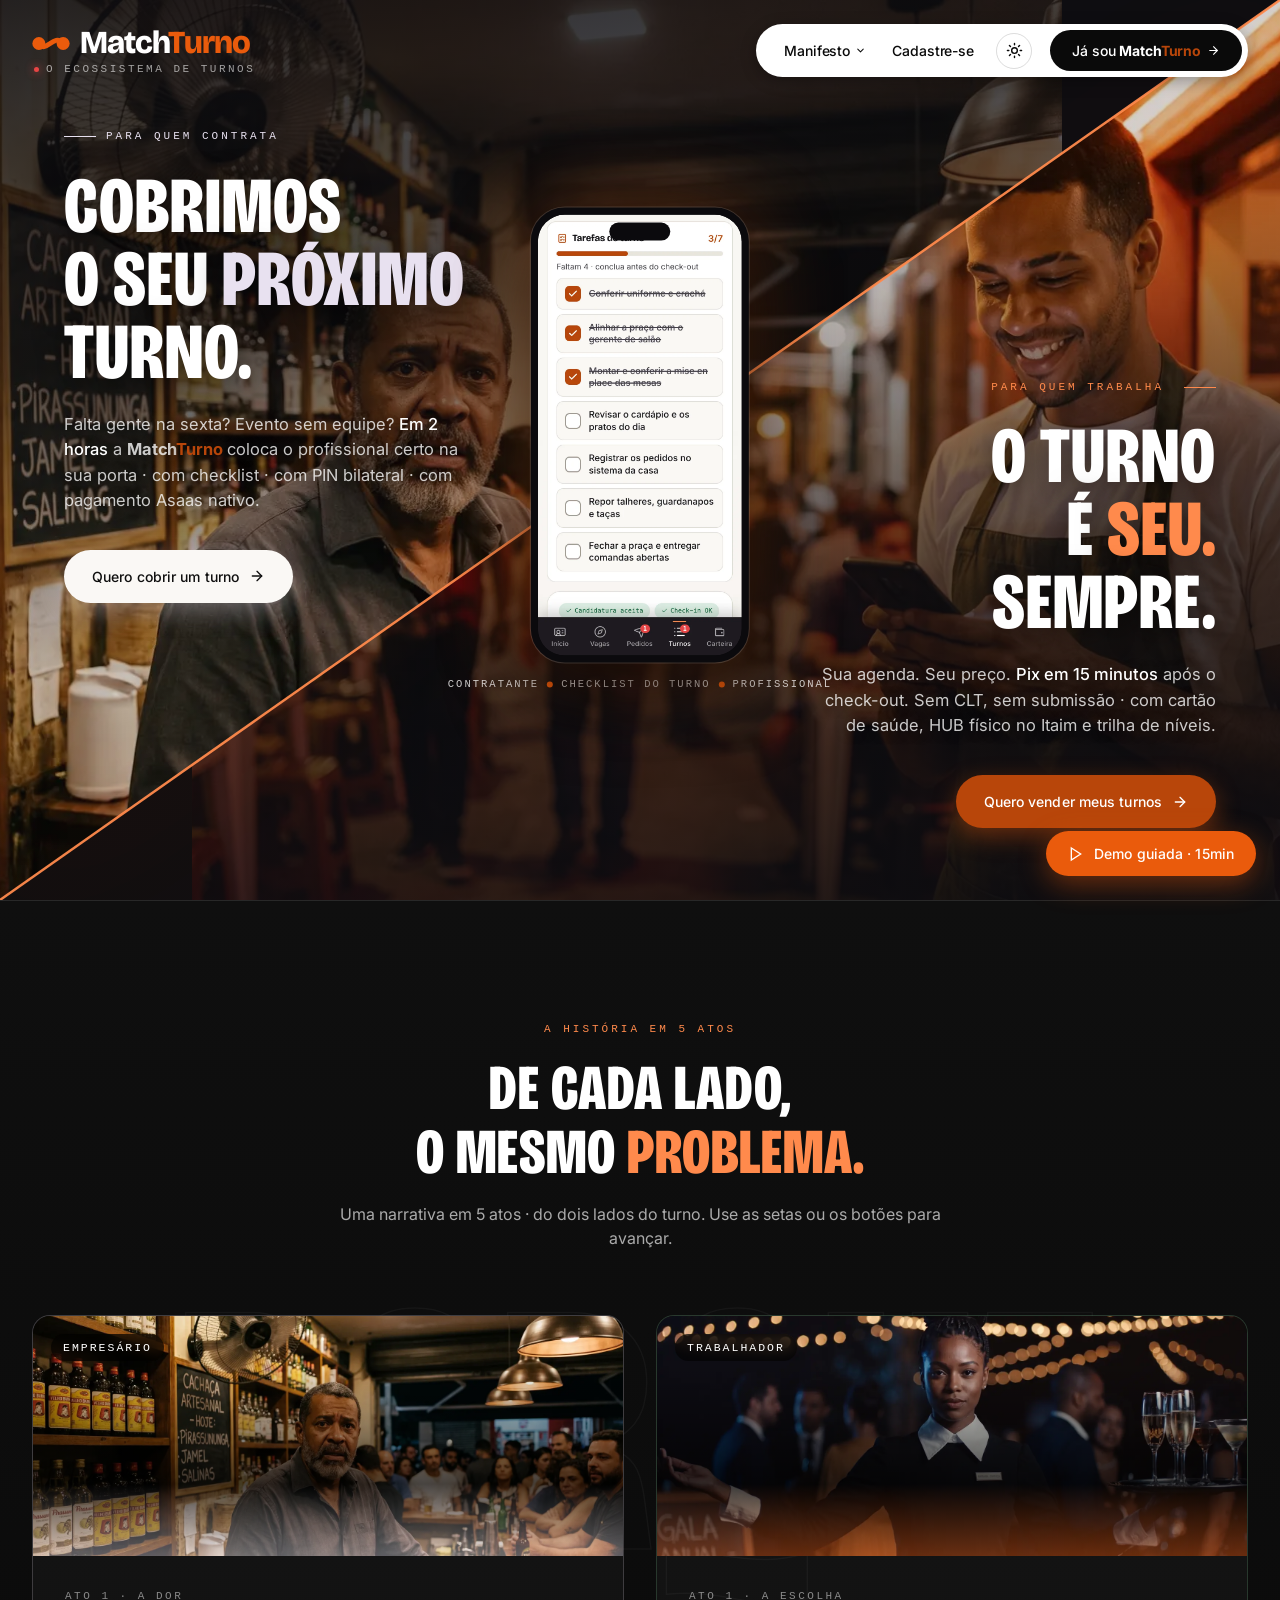
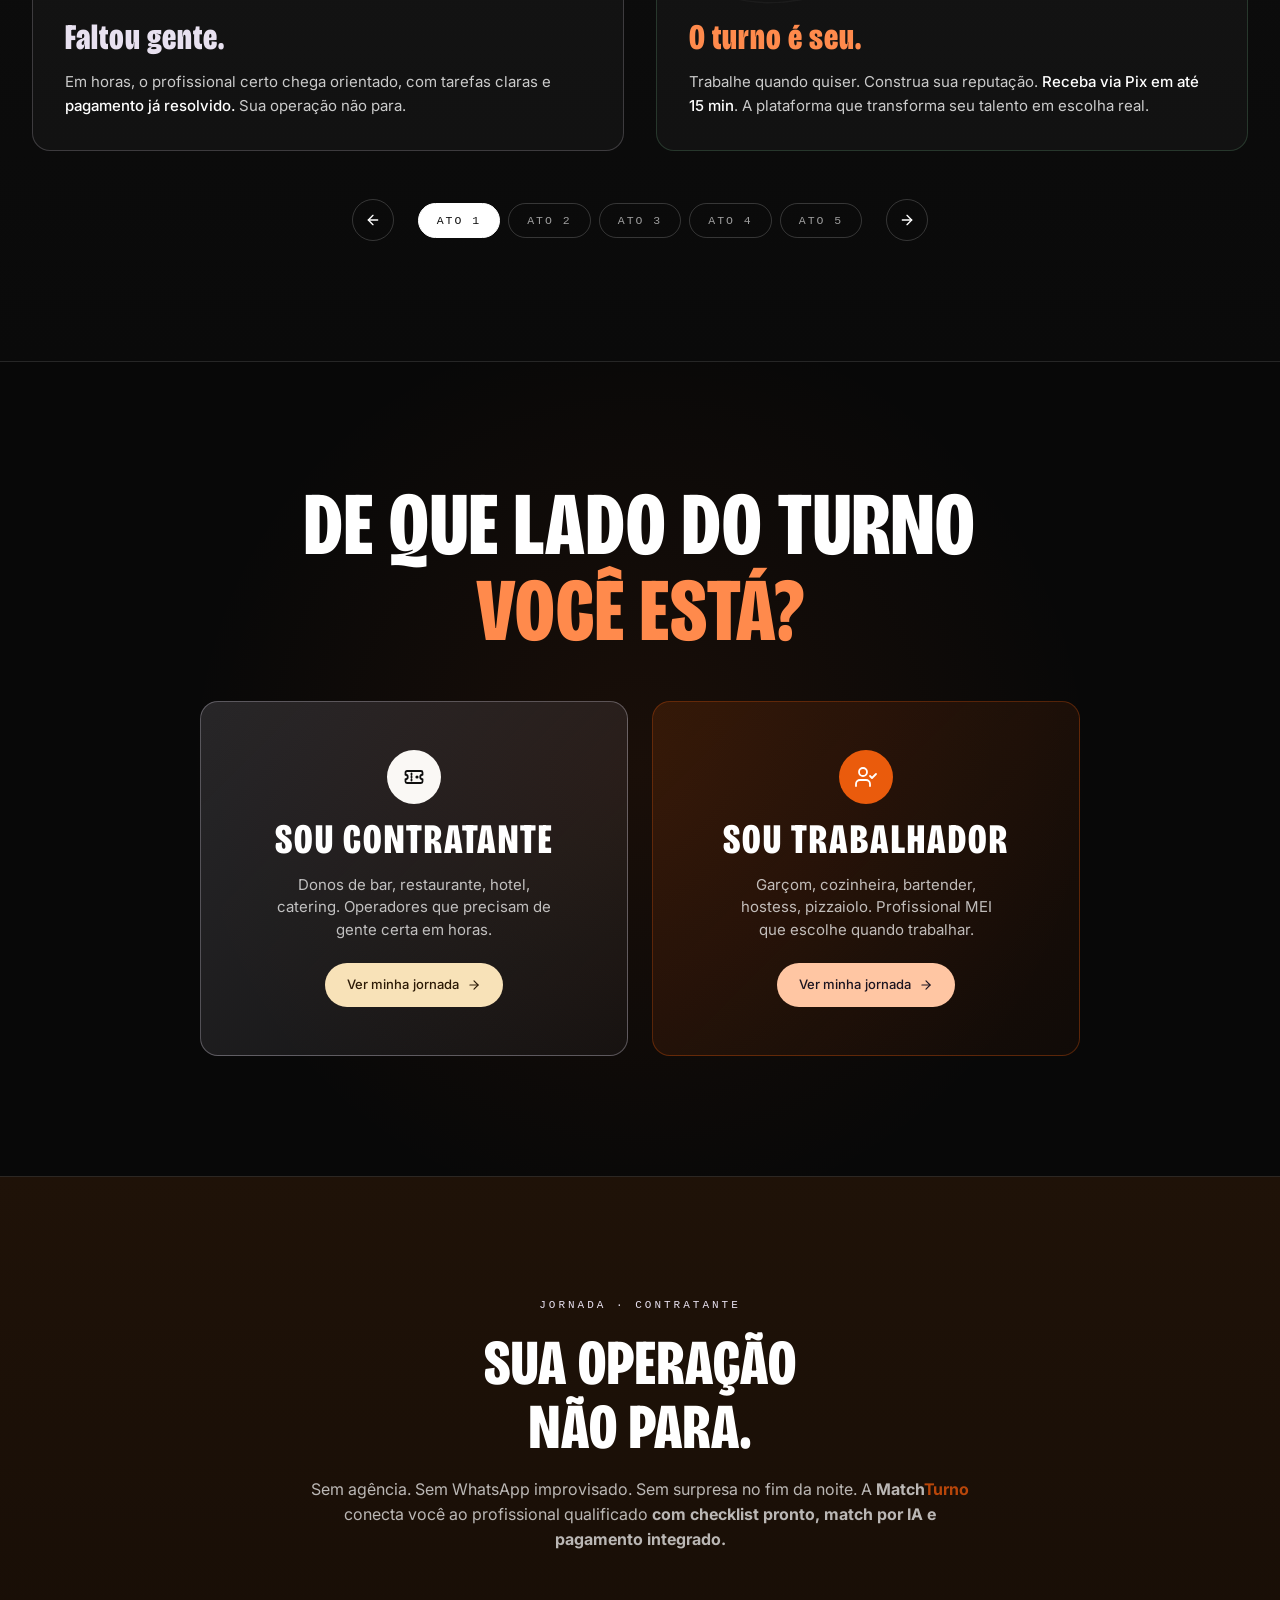
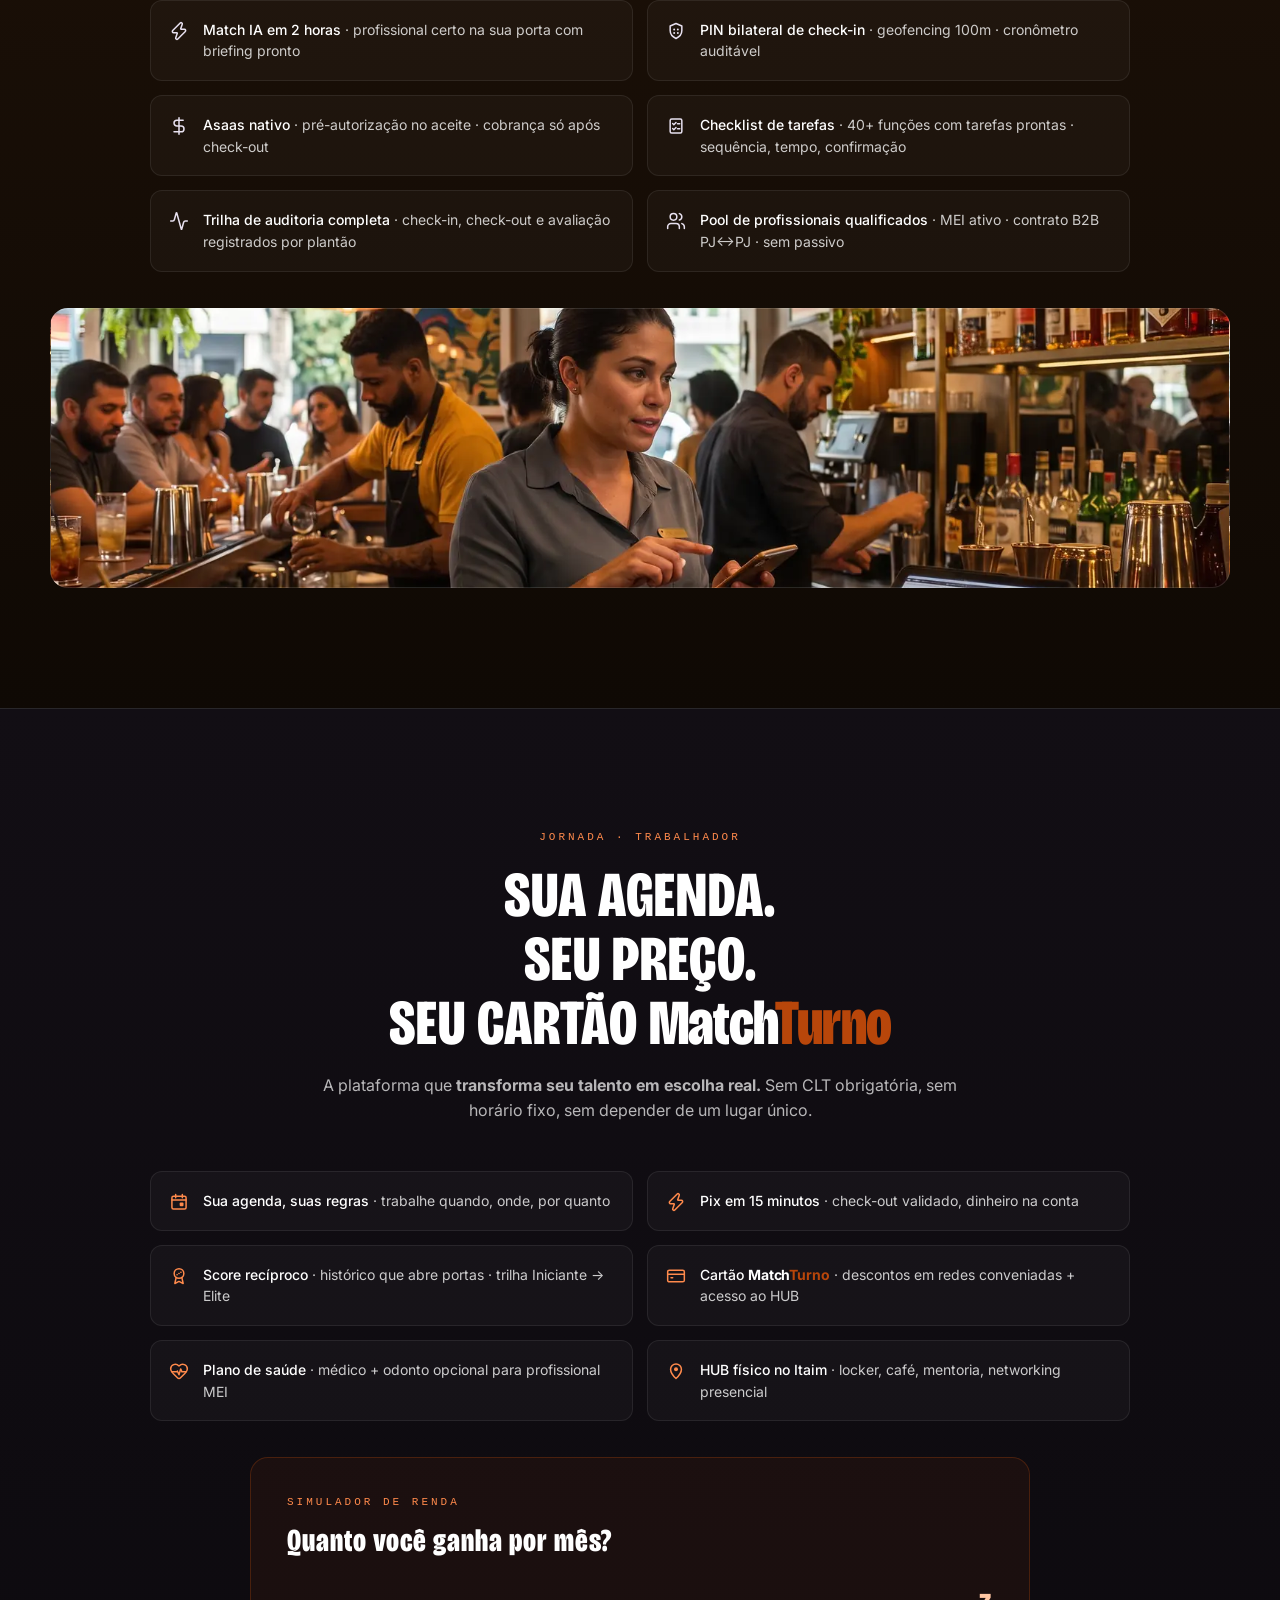
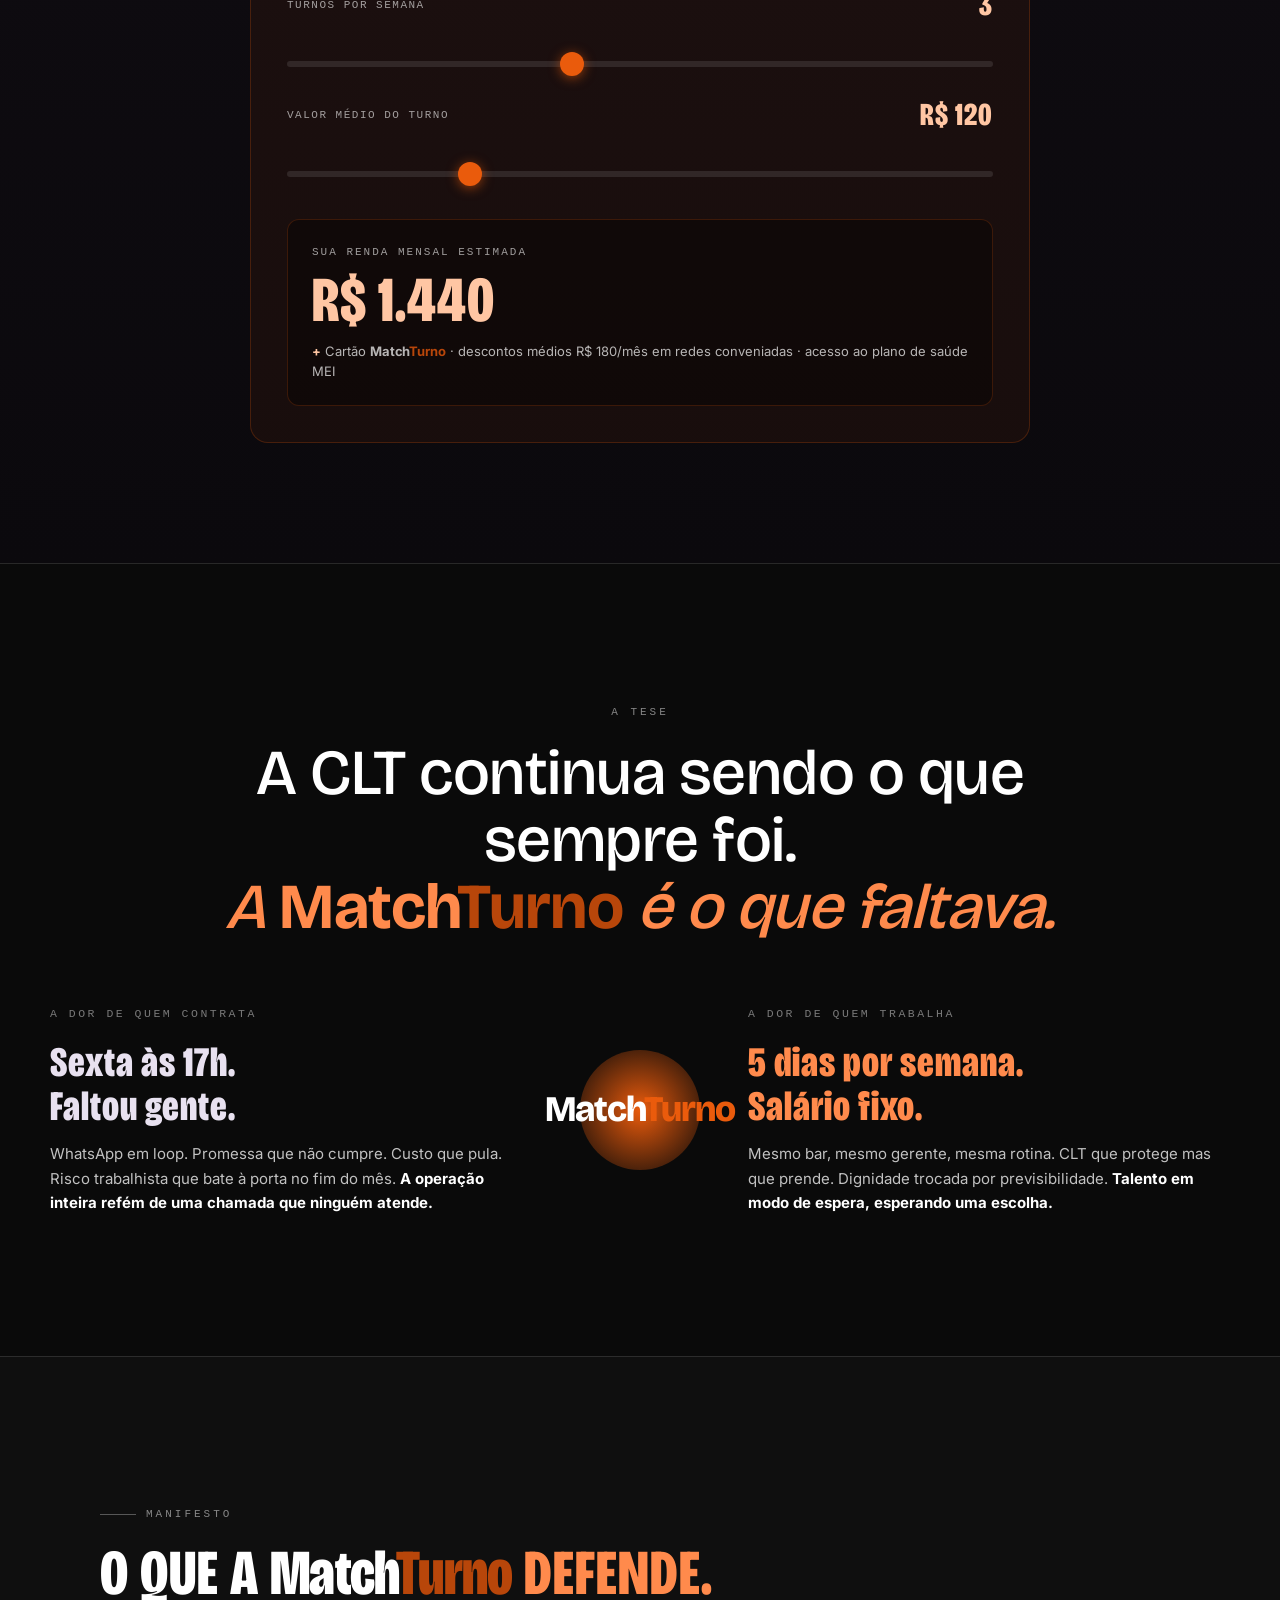
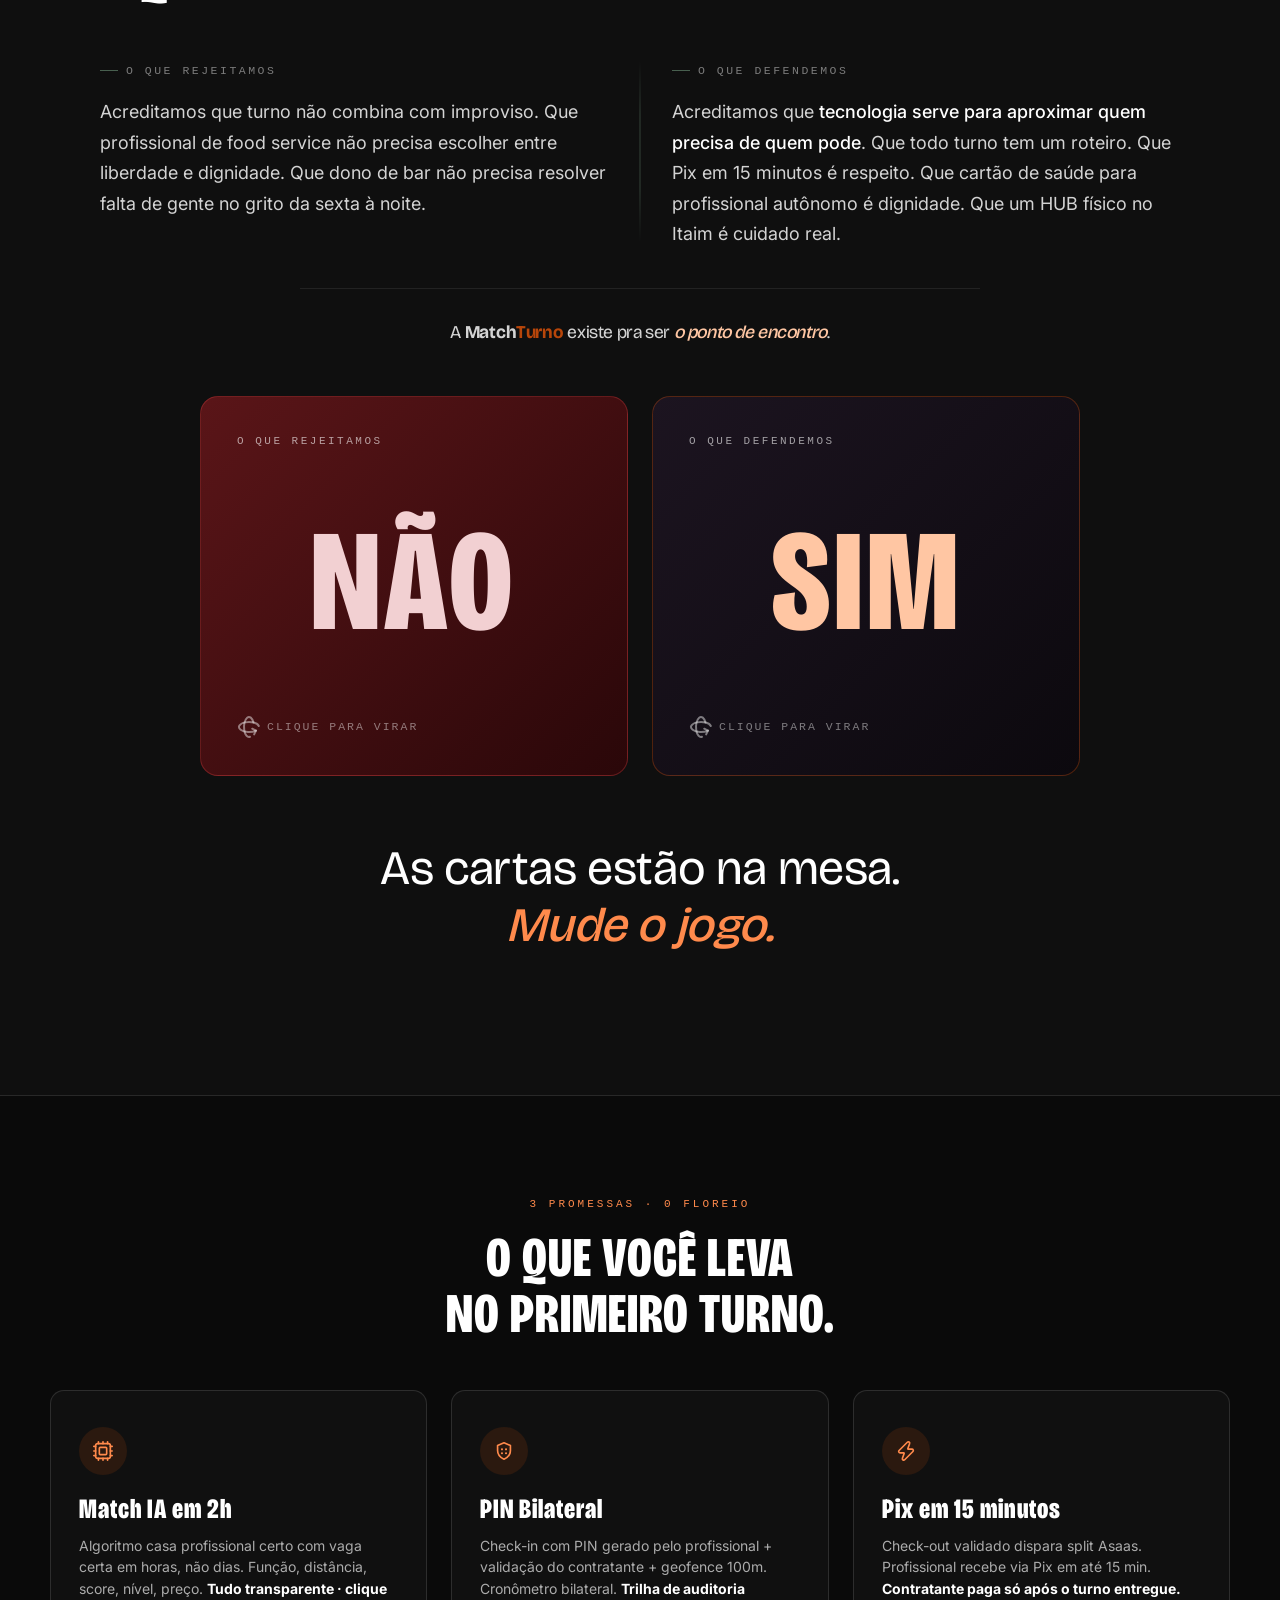
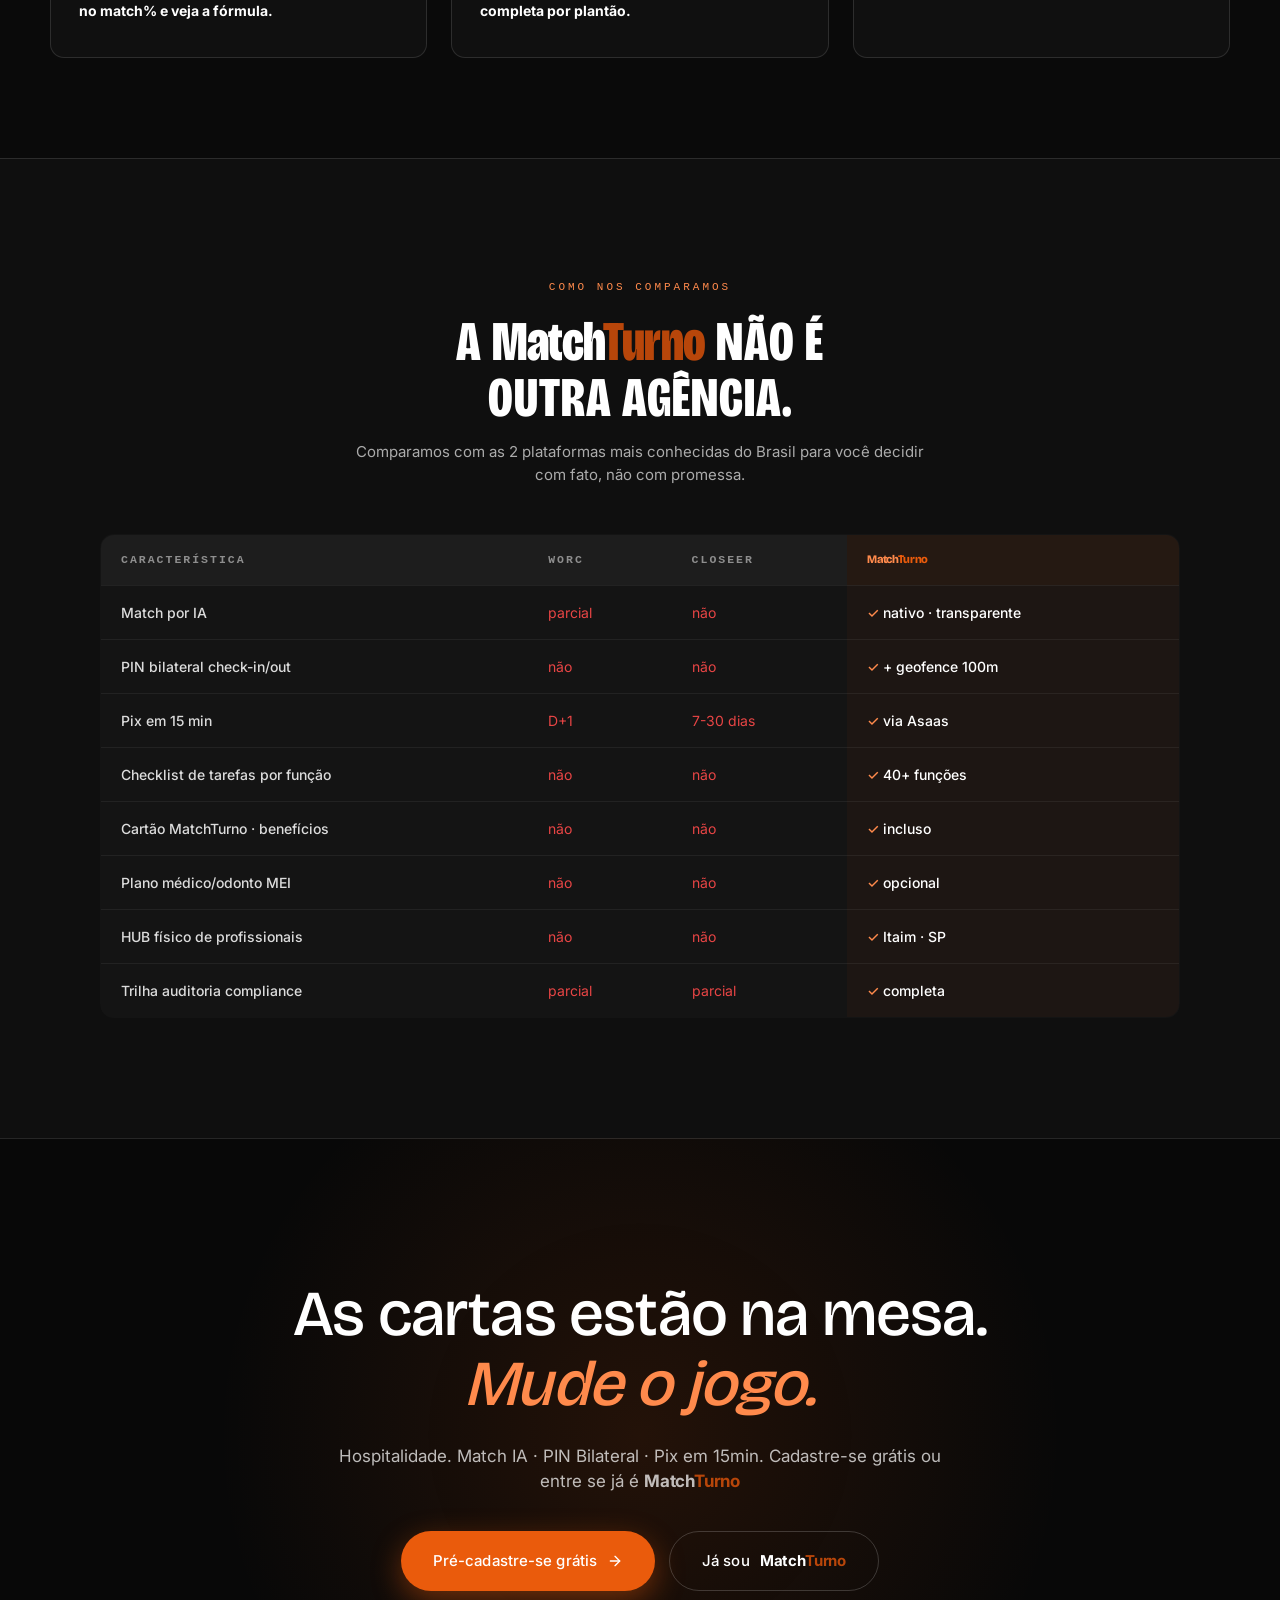
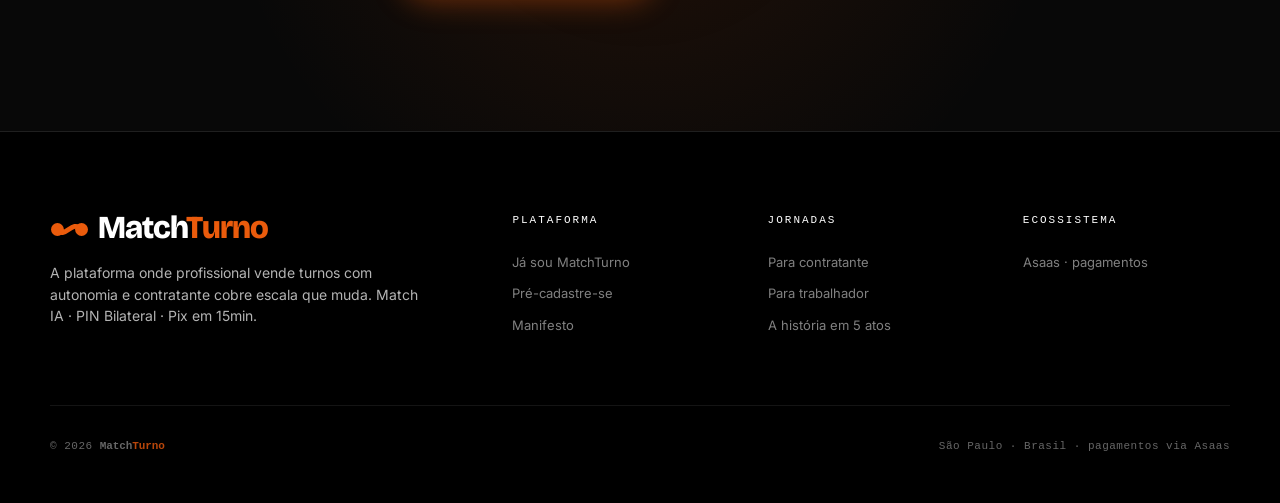
<file: index.html>
<!DOCTYPE html>
<html lang="pt-BR">
<head>
<meta charset="UTF-8">
<meta name="viewport" content="width=device-width, initial-scale=1">
<title>MatchTurno · O ecossistema de turnos</title>
<meta name="description" content="MatchTurno · o ecossistema de turnos para hospitalidade, eventos e catering. Quem precisa de turno encontra quem vende turno · Match IA, checklist, PIN bilateral e Pix em até 15 min.">
<meta name="theme-color" content="#0E0D11">
<meta name="apple-mobile-web-app-capable" content="yes">
<meta name="apple-mobile-web-app-title" content="MatchTurno">
<script>try{if(localStorage.getItem('mt-theme')==='light'){document.documentElement.dataset.theme='light';document.querySelector('meta[name=theme-color]').content='#FAF8F5'}}catch(e){}</script>
<link rel="manifest" href="manifest.json">
<link rel="apple-touch-icon" href="img/icon-192.png">
<link rel="preconnect" href="https://fonts.googleapis.com" crossorigin>
<link rel="preconnect" href="https://fonts.gstatic.com" crossorigin>
<link href="https://fonts.googleapis.com/css2?family=Inter:wght@400;500;600;700&display=swap" rel="stylesheet">
<script src="assets/mt-icons.js" defer></script>
<link rel="preload" as="font" type="font/woff2" crossorigin href="assets/fonts/mt-display-condensed.woff2">
<link rel="icon" href="favicon.svg" type="image/svg+xml">
<link rel="icon" href="favicon.ico" sizes="any">
<style>

:root{
  --black:#000;
  --bg-cream:#FAF8F5;
  --logo-green:#EA5B0C;
  --logo-green-soft:#FF8A4C;
  --green:#B8460A;
  --green-2:#913708;
  --green-soft:#FDE4D3;
  --vinho:#FAF8F5;
  --vinho-2:#E6E1DA;
  --vinho-soft:#F3EFEA;
  --red-deep:#5A1518;
  --red-burn:#7E1D22;
  --red-glow:#E84545;
  --red-soft:#F2D0D2;
  --green-deep:#1C1420;
  --line:rgba(255,255,255,.12);
}
*{box-sizing:border-box;margin:0;padding:0}
html,body{background:var(--black);color:#fff;font-family:'Inter',-apple-system,sans-serif;line-height:1.5;-webkit-font-smoothing:antialiased;scroll-behavior:smooth}
a{color:inherit;text-decoration:none}
img{max-width:100%;height:auto;display:block}

/* Brand */
.di{color:var(--logo-green)}
.de{-webkit-text-stroke:1.5px var(--logo-green);color:transparent;font-style:normal}
.brand-mark{letter-spacing:0;display:inline-block}

/* Atmospheric drift */
body::before{
  content:'';position:fixed;inset:0;pointer-events:none;z-index:1;
  background-image:
    radial-gradient(circle at 12% 18%,rgba(255,255,255,.04) 1px,transparent 1.5px),
    radial-gradient(circle at 78% 42%,rgba(255,255,255,.05) 1px,transparent 1.5px),
    radial-gradient(circle at 35% 76%,rgba(255,255,255,.03) 1px,transparent 1.5px),
    radial-gradient(circle at 88% 88%,rgba(255,255,255,.04) 1px,transparent 1.5px);
  background-size:600px 600px,400px 400px,500px 500px,700px 700px;
  animation:drift 60s linear infinite;
}
@keyframes drift{0%{transform:translate(0,0)}100%{transform:translate(-60px,-40px)}}

/* NAV fixed */
.nav{
  position:fixed;top:0;left:0;right:0;z-index:50;
  display:flex;justify-content:space-between;align-items:center;
  padding:24px 32px;background:transparent;
  transition:background .3s, backdrop-filter .3s, padding .25s, box-shadow .3s;
  opacity:0;animation:nav-fade-in .6s ease 5.2s forwards;
}
@keyframes nav-fade-in{to{opacity:1}}
.nav.scrolled{
  background:rgba(10,10,10,.72);
  backdrop-filter:blur(16px) saturate(1.1);
  -webkit-backdrop-filter:blur(16px) saturate(1.1);
  padding:14px 32px;
  box-shadow:0 1px 0 rgba(255,255,255,.06), 0 8px 28px rgba(0,0,0,.18);
}
.nav-logo-wrap{display:flex;flex-direction:column;gap:5px;align-items:flex-start}
.nav-logo{font-family:'MT Display Condensed','MT Display',Inter,sans-serif;font-size:32px;letter-spacing:1px;color:#fff;line-height:1;transition:font-size .25s}
.nav.scrolled .nav-logo{font-size:26px}
.nav-logo .di{color:var(--logo-green)}
.nav-logo .de{-webkit-text-stroke:1.5px var(--logo-green);color:transparent}
.nav-tag{
  font-family:ui-monospace,'SF Mono','Roboto Mono',Menlo,Consolas,monospace;font-size:11px;letter-spacing:2.5px;text-transform:uppercase;
  color:rgba(255,255,255,.6);line-height:1;margin-left:2px;
  display:inline-flex;align-items:center;gap:7px;white-space:nowrap;
}
.nav.scrolled .nav-tag{font-size:11px;opacity:.85}
.nav-tag .dot{width:5px;height:5px;border-radius:50%;background:#E84545;box-shadow:0 0 8px #E84545;animation:pulse-dot 2s ease infinite}
@keyframes pulse-dot{0%,100%{opacity:1;transform:scale(1)}50%{opacity:.5;transform:scale(.85)}}
.nav-pill{background:#fff;color:#0A0A0A;border-radius:999px;padding:6px 6px 6px 24px;display:flex;align-items:center;gap:18px;box-shadow:0 4px 16px rgba(0,0,0,.3)}
.nav-link{font-size:14px;font-weight:500;letter-spacing:-.1px;cursor:pointer;color:#0A0A0A;display:inline-flex;align-items:center;gap:5px;padding:8px 4px;transition:color .2s}
.nav-link:hover{color:var(--vinho)}
.nav-link svg{width:11px;height:11px;stroke-width:2.2}
.nav-cta{background:#0A0A0A;color:#fff;padding:10px 22px;border-radius:999px;font-size:14px;font-weight:500;letter-spacing:-.1px;display:inline-flex;align-items:center;gap:6px;transition:background .15s}
.nav-cta:hover{background:#1A1A1A}
.nav-cta svg{width:13px;height:13px;stroke-width:2}

/* INTRO MatchTurno viajante */
.turni-intro{
  position:fixed;top:50%;left:50%;
  transform:translate(-50%,-50%);
  font-family:'MT Display Condensed','MT Display',Inter,sans-serif;
  font-size:clamp(140px,22vw,300px);letter-spacing:2px;line-height:.9;color:#fff;
  text-shadow:0 0 60px rgba(234,91,12,.5),0 0 120px rgba(0,0,0,.95),0 0 200px rgba(234,91,12,.25);
  z-index:100;opacity:0;pointer-events:none;white-space:nowrap;
  animation:intro-enter 1s cubic-bezier(.16,1,.3,1) 1.5s both,
            intro-travel 1.6s cubic-bezier(.65,0,.35,1) 3.1s forwards;
}
.turni-intro .di{color:var(--logo-green);font-weight:400}
.turni-intro .de{-webkit-text-stroke:4px var(--logo-green);color:transparent;font-weight:400}
@keyframes intro-enter{0%{opacity:0;transform:translate(-50%,-50%) scale(.55);letter-spacing:40px}100%{opacity:1;transform:translate(-50%,-50%) scale(1);letter-spacing:2px}}
@keyframes intro-travel{
  0%{opacity:1;top:50%;left:50%;transform:translate(-50%,-50%);font-size:clamp(140px,22vw,300px);letter-spacing:2px}
  85%{opacity:1;top:24px;left:32px;transform:translate(0,0);font-size:32px;letter-spacing:1px;text-shadow:none}
  100%{opacity:0;top:24px;left:32px;transform:translate(0,0);font-size:32px;letter-spacing:1px;text-shadow:none}
}
@media (prefers-reduced-motion: reduce){
  .turni-intro{animation:none !important;opacity:0;visibility:hidden}
}
body.slow-conn .turni-intro{animation:none !important;opacity:0;visibility:hidden}
body.slow-conn .nav{opacity:1 !important;animation:none !important}

/* ═══ HERO diagonal ═══ */
.hero{position:relative;min-height:100vh;display:grid;grid-template-columns:1fr 1fr;overflow:hidden;background:radial-gradient(circle at 50% 60%,rgba(234,91,12,.08) 0%,transparent 60%),#0E0D11;z-index:2}
.hero-side{position:relative;display:flex;flex-direction:column;justify-content:center;padding:120px 64px 80px;z-index:2}
.hero-side.emp{align-items:flex-start;border-right:1px solid rgba(255,255,255,.06)}
.hero-side.pro{align-items:flex-end;text-align:right}
.hero-eyebrow{font-family:ui-monospace,'SF Mono','Roboto Mono',Menlo,Consolas,monospace;font-size:11px;letter-spacing:3px;text-transform:uppercase;color:var(--logo-green-soft);margin-bottom:24px;display:inline-flex;align-items:center;gap:10px;opacity:0;animation:fade-up 1s cubic-bezier(.16,1,.3,1) 4.7s forwards}
.hero-eyebrow::before{content:'';width:32px;height:1px;background:var(--logo-green-soft)}
.pro .hero-eyebrow::before{display:none}
.pro .hero-eyebrow::after{content:'';width:32px;height:1px;background:var(--logo-green-soft);margin-left:10px}
.hero-h{font-family:'MT Display Condensed','MT Display',Inter,sans-serif;font-size:clamp(54px,7vw,108px);letter-spacing:1px;line-height:.92;color:#fff;margin-bottom:24px;opacity:0;animation:fade-up 1.2s cubic-bezier(.16,1,.3,1) 4.9s forwards}
.hero-h .accent{color:var(--logo-green-soft)}
.hero-d{font-size:18px;line-height:1.55;color:rgba(255,255,255,.78);max-width:440px;margin-bottom:36px;opacity:0;animation:fade-up 1.2s cubic-bezier(.16,1,.3,1) 5.1s forwards}
.hero-d b{color:#fff;font-weight:500}
@keyframes fade-up{from{opacity:0;transform:translateY(20px)}to{opacity:1;transform:translateY(0)}}
.hero-btn{display:inline-flex;align-items:center;gap:10px;padding:16px 28px;border-radius:999px;font-family:'Inter',sans-serif;font-size:14px;font-weight:500;letter-spacing:.1px;cursor:pointer;transition:transform .15s,box-shadow .2s;border:none;opacity:0;animation:fade-up 1.2s cubic-bezier(.16,1,.3,1) 5.3s forwards}
.hero-btn.emp{background:var(--vinho);color:#0F0F0F;box-shadow:0 8px 24px rgba(232,225,240,.35)}
.hero-btn.emp:hover{transform:translateY(-2px);box-shadow:0 12px 32px rgba(232,225,240,.5)}
.hero-btn.pro{background:var(--logo-green);color:#fff;box-shadow:0 8px 24px rgba(234,91,12,.4)}
.hero-btn.pro:hover{transform:translateY(-2px);box-shadow:0 12px 32px rgba(234,91,12,.55)}
.hero-btn svg{width:16px;height:16px;stroke-width:2}

/* ═══ STORY STAGE · 5 atos × 2 personas ═══ */
.story{position:relative;padding:120px 32px;background:linear-gradient(180deg,#0F0F0F 0%,#0A0A0A 100%);border-top:1px solid var(--line);z-index:2}
.story-stage-bg{
  position:absolute;inset:0;display:flex;align-items:center;justify-content:center;
  font-family:'MT Display Condensed','MT Display',Inter,sans-serif;font-size:clamp(180px,28vw,420px);letter-spacing:6px;
  color:transparent;-webkit-text-stroke:1.5px rgba(255,255,255,.04);
  pointer-events:none;z-index:0;line-height:.9;
}
.story-inner{max-width:1280px;margin:0 auto;position:relative;z-index:1}
.story-head{text-align:center;margin-bottom:64px}
.story-tag{font-family:ui-monospace,'SF Mono','Roboto Mono',Menlo,Consolas,monospace;font-size:11px;letter-spacing:3px;text-transform:uppercase;color:var(--logo-green-soft);margin-bottom:18px}
.story-h{font-family:'MT Display Condensed','MT Display',Inter,sans-serif;font-size:clamp(40px,5vw,72px);letter-spacing:1px;line-height:1;color:#fff;margin-bottom:18px}
.story-h .accent{color:var(--logo-green-soft)}
.story-d{font-size:16px;color:rgba(255,255,255,.65);max-width:640px;margin:0 auto;line-height:1.55}
.story-grid{display:grid;grid-template-columns:1fr 1fr;gap:32px;margin-bottom:48px}
.story-col{position:relative}
.story-card{position:relative;background:rgba(255,255,255,.03);border:1px solid rgba(255,255,255,.08);border-radius:18px;overflow:hidden;transition:opacity .5s,transform .5s;display:none}
.story-card.active{display:block;animation:story-in .55s cubic-bezier(.2,.7,.3,1)}
@keyframes story-in{from{opacity:0;transform:translateY(20px) scale(.98)}to{opacity:1;transform:translateY(0) scale(1)}}
.story-col.emp .story-card{border-color:rgba(232,225,240,.2)}
.story-col.pro .story-card{border-color:rgba(127,203,149,.2)}
.story-card-photo{
  position:relative;width:100%;height:240px;background-size:cover;background-position:center;
}
.story-card-photo::after{
  content:'';position:absolute;inset:0;
  background:linear-gradient(180deg,transparent 30%,rgba(0,0,0,.85) 100%);
}
.story-col.emp .story-card-photo::after{background:linear-gradient(180deg,transparent 20%,rgba(0,0,0,.7) 70%,rgba(232,225,240,.4) 100%)}
.story-col.pro .story-card-photo::after{background:linear-gradient(180deg,transparent 20%,rgba(0,0,0,.7) 70%,rgba(234,91,12,.4) 100%)}
.story-card-tag{
  position:absolute;top:18px;left:18px;z-index:2;
  font-family:ui-monospace,'SF Mono','Roboto Mono',Menlo,Consolas,monospace;font-size:11.5px;letter-spacing:2px;text-transform:uppercase;
  background:rgba(0,0,0,.6);color:#fff;padding:5px 12px;border-radius:99px;
  backdrop-filter:blur(8px);
}
.story-card-body{padding:32px}
.story-eye{font-family:ui-monospace,'SF Mono','Roboto Mono',Menlo,Consolas,monospace;font-size:11px;letter-spacing:2.5px;text-transform:uppercase;color:rgba(255,255,255,.5);margin-bottom:14px}
.story-h3{font-family:'MT Display Condensed','MT Display',Inter,sans-serif;font-size:36px;letter-spacing:1px;color:#fff;line-height:1.05;margin-bottom:14px}
.story-col.emp .story-h3{color:#E8E1F0}
.story-col.pro .story-h3{color:var(--logo-green-soft)}
.story-p{font-size:15px;line-height:1.6;color:rgba(255,255,255,.78)}
.story-p b{color:#fff;font-weight:500}
.story-nav{display:flex;align-items:center;justify-content:center;gap:24px;margin-top:32px}
.story-act-btns{display:flex;gap:8px}
.story-act-btn{
  padding:10px 18px;background:transparent;border:1px solid rgba(255,255,255,.18);color:rgba(255,255,255,.6);
  border-radius:99px;font-family:ui-monospace,'SF Mono','Roboto Mono',Menlo,Consolas,monospace;font-size:11.5px;letter-spacing:2px;text-transform:uppercase;cursor:pointer;transition:all .2s;
}
.story-act-btn.active{background:#fff;color:#0F0F0F;border-color:#fff}
.story-act-btn:hover:not(.active){border-color:rgba(255,255,255,.4);color:#fff}
.story-arrow{
  width:42px;height:42px;border-radius:50%;background:transparent;border:1px solid rgba(255,255,255,.18);color:#fff;cursor:pointer;display:flex;align-items:center;justify-content:center;transition:all .2s;
}
.story-arrow:hover{background:#fff;color:#0F0F0F;border-color:#fff}
.story-arrow svg{width:16px;height:16px;stroke-width:2}

/* ═══ PERSONA-PICK · de que lado do turno você está? ═══ */
.persona-pick{position:relative;padding:120px 32px;background:#080808;border-top:1px solid var(--line);text-align:center;overflow:hidden;z-index:2}
.persona-pick::before{
  content:'';position:absolute;inset:0;
  background:radial-gradient(circle at 50% 50%,rgba(234,91,12,.08) 0%,transparent 60%);
  pointer-events:none;
}
.persona-pick-h{
  position:relative;font-family:'MT Display Condensed','MT Display',Inter,sans-serif;
  font-size:clamp(48px,7vw,108px);letter-spacing:1px;line-height:.95;color:#fff;
  margin-bottom:48px;max-width:900px;margin-left:auto;margin-right:auto;
}
.persona-pick-h .accent{color:var(--logo-green-soft)}
.persona-pick-row{position:relative;display:grid;grid-template-columns:1fr 1fr;gap:24px;max-width:880px;margin:0 auto}
.persona-pick-card{
  position:relative;padding:48px 32px;border-radius:18px;cursor:pointer;
  border:1px solid var(--line);transition:transform .25s,border-color .2s;
  display:flex;flex-direction:column;align-items:center;text-align:center;gap:14px;
}
.persona-pick-card.emp{background:linear-gradient(135deg,rgba(232,225,240,.14) 0%,rgba(232,225,240,.04) 100%);border-color:rgba(232,225,240,.3)}
.persona-pick-card.pro{background:linear-gradient(135deg,rgba(234,91,12,.14) 0%,rgba(234,91,12,.04) 100%);border-color:rgba(234,91,12,.3)}
.persona-pick-card:hover{transform:translateY(-3px)}
.persona-pick-card.emp:hover{border-color:var(--vinho)}
.persona-pick-card.pro:hover{border-color:var(--logo-green)}
.persona-pick-card .ic{width:54px;height:54px;border-radius:50%;display:flex;align-items:center;justify-content:center}
.persona-pick-card.emp .ic{background:var(--vinho);color:#0F0F0F}
.persona-pick-card.pro .ic{background:var(--logo-green);color:#fff}
.persona-pick-card .ic svg{width:24px;height:24px;stroke-width:1.8}
.persona-pick-card h3{font-family:'MT Display Condensed','MT Display',Inter,sans-serif;font-size:42px;letter-spacing:2px;color:#fff;line-height:1}
.persona-pick-card p{font-size:15px;line-height:1.5;color:rgba(255,255,255,.72);max-width:280px}
.persona-pick-card .cta{
  margin-top:8px;padding:12px 22px;border-radius:99px;font-family:'Inter',sans-serif;font-size:13px;font-weight:500;letter-spacing:.1px;
  display:inline-flex;align-items:center;gap:8px;transition:transform .15s;
}
.persona-pick-card.emp .cta{background:#F8E2B8;color:#2C1A06}
.persona-pick-card.pro .cta{background:#FFC6A3;color:#1C1420}
.persona-pick-card:hover .cta{transform:translateX(4px)}
.persona-pick-card .cta svg{width:14px;height:14px;stroke-width:2}

/* ═══ JORNADA · CONTRATAR + TRABALHAR (lock por persona) ═══ */
.jornada{position:relative;padding:120px 32px;border-top:1px solid var(--line);z-index:2}
.jornada.emp{background:linear-gradient(180deg,#1F1208 0%,#0F0904 100%)}
.jornada.pro{background:linear-gradient(180deg,#120E14 0%,#0B090D 100%)}
body.persona-emp .jornada.pro,
body.persona-pro .jornada.emp{display:none}
.jornada-inner{max-width:1180px;margin:0 auto}
.j-head{text-align:center;margin-bottom:48px}
.j-tag{font-family:ui-monospace,'SF Mono','Roboto Mono',Menlo,Consolas,monospace;font-size:11px;letter-spacing:3px;text-transform:uppercase;margin-bottom:18px}
.jornada.emp .j-tag{color:#E8E1F0}
.jornada.pro .j-tag{color:var(--logo-green-soft)}
.j-h{font-family:'MT Display Condensed','MT Display',Inter,sans-serif;font-size:clamp(40px,5vw,72px);letter-spacing:1px;line-height:1;color:#fff;margin-bottom:18px}
.j-d{font-size:16px;color:rgba(255,255,255,.7);max-width:680px;margin:0 auto;line-height:1.55}
.j-list{display:grid;grid-template-columns:repeat(2,1fr);gap:14px;max-width:980px;margin:0 auto 36px}
.j-list-item{display:flex;gap:14px;padding:18px;background:rgba(255,255,255,.03);border:1px solid rgba(255,255,255,.08);border-radius:12px;transition:border-color .2s}
.j-list-item:hover{border-color:rgba(255,255,255,.18)}
.j-list-item svg{width:20px;height:20px;flex-shrink:0;margin-top:2px;stroke-width:1.8}
.jornada.emp .j-list-item svg{color:#E8E1F0}
.jornada.pro .j-list-item svg{color:var(--logo-green-soft)}
.j-list-item div{font-size:14px;line-height:1.55;color:rgba(255,255,255,.78)}
.j-list-item b{color:#fff;font-weight:500}
.j-photo-banner{height:280px;border-radius:18px;background-size:cover;background-position:center;margin-top:32px;border:1px solid var(--line)}

/* CALCULADORA INTERATIVA · dentro da jornada trabalhador */
.calc-card{
  background:rgba(234,91,12,.06);border:1px solid rgba(234,91,12,.22);border-radius:18px;padding:36px;
  max-width:780px;margin:36px auto 0;
}
.calc-tag{font-family:ui-monospace,'SF Mono','Roboto Mono',Menlo,Consolas,monospace;font-size:11px;letter-spacing:3px;text-transform:uppercase;color:var(--logo-green-soft);margin-bottom:14px}
.calc-h{font-family:'MT Display Condensed','MT Display',Inter,sans-serif;font-size:32px;letter-spacing:1px;color:#fff;margin-bottom:24px;line-height:1}
.calc-row{display:flex;justify-content:space-between;align-items:center;gap:18px;flex-wrap:wrap;margin-bottom:20px}
.calc-label{font-family:ui-monospace,'SF Mono','Roboto Mono',Menlo,Consolas,monospace;font-size:11px;letter-spacing:1.5px;text-transform:uppercase;color:rgba(255,255,255,.6)}
.calc-val{font-family:'MT Display Condensed','MT Display',Inter,sans-serif;font-size:32px;letter-spacing:1px;color:#FFC6A3}
.calc-slider{width:100%;height:6px;-webkit-appearance:none;appearance:none;background:rgba(255,255,255,.1);border-radius:3px;outline:none;cursor:pointer;margin-bottom:24px}
.calc-slider::-webkit-slider-thumb{-webkit-appearance:none;appearance:none;width:24px;height:24px;border-radius:50%;background:var(--logo-green);cursor:pointer;box-shadow:0 2px 12px rgba(234,91,12,.6)}
.calc-result{padding:24px;background:rgba(0,0,0,.35);border-radius:12px;margin-top:18px;border:1px solid rgba(234,91,12,.2)}
.calc-result-l{font-family:ui-monospace,'SF Mono','Roboto Mono',Menlo,Consolas,monospace;font-size:11px;letter-spacing:2px;text-transform:uppercase;color:rgba(255,255,255,.6);margin-bottom:8px}
.calc-result-v{font-family:'MT Display Condensed','MT Display',Inter,sans-serif;font-size:64px;letter-spacing:1px;color:#FFC6A3;line-height:1}
.calc-result-d{font-size:13px;color:rgba(255,255,255,.7);margin-top:10px}

/* ═══ ENCONTRO · 2 colunas paralelas ═══ */
.encontro{position:relative;padding:140px 32px;background:#0A0A0A;border-top:1px solid var(--line);z-index:2;overflow:hidden}
.encontro-inner{max-width:1180px;margin:0 auto;position:relative}
.encontro-head{text-align:center;margin-bottom:64px}
.encontro-tag{font-family:ui-monospace,'SF Mono','Roboto Mono',Menlo,Consolas,monospace;font-size:11px;letter-spacing:3px;text-transform:uppercase;color:rgba(255,255,255,.5);margin-bottom:18px}
.encontro-h{font-family:'MT Display',Inter,sans-serif;font-size:clamp(36px,5vw,72px);font-weight:500;letter-spacing:-.5px;line-height:1.05;color:#fff;max-width:900px;margin:0 auto}
.encontro-h .accent{color:var(--logo-green-soft);font-style:italic}
.encontro-grid{display:grid;grid-template-columns:1fr auto 1fr;gap:48px;align-items:center;margin-top:64px}
.encontro-col{position:relative}
.encontro-col-tag{font-family:ui-monospace,'SF Mono','Roboto Mono',Menlo,Consolas,monospace;font-size:11.5px;letter-spacing:2.5px;text-transform:uppercase;color:rgba(255,255,255,.45);margin-bottom:18px}
.encontro-col h3{font-family:'MT Display Condensed','MT Display',Inter,sans-serif;font-size:42px;letter-spacing:1px;color:#fff;line-height:1.05;margin-bottom:14px}
.encontro-col.emp h3{color:#E8E1F0}
.encontro-col.pro h3{color:var(--logo-green-soft)}
.encontro-col p{font-size:15px;line-height:1.65;color:rgba(255,255,255,.75)}
.encontro-center{
  width:120px;height:120px;border-radius:50%;
  background:radial-gradient(circle,var(--logo-green) 0%,rgba(234,91,12,.4) 60%,transparent 100%);
  display:flex;align-items:center;justify-content:center;
  font-family:'MT Display Condensed','MT Display',Inter,sans-serif;font-size:36px;color:#fff;letter-spacing:2px;
  position:relative;animation:encontro-pulse 3s ease-in-out infinite;
}
.encontro-center .di{color:#FF8A4C;font-weight:500}
.encontro-center .de{-webkit-text-stroke:1.5px #FF8A4C;color:transparent}
@keyframes encontro-pulse{0%,100%{box-shadow:0 0 0 0 rgba(234,91,12,.6)}50%{box-shadow:0 0 0 24px rgba(234,91,12,0)}}

/* ═══ MANIFESTO · 2 blocos paralelos + flip cards ═══ */
.sobre-manifesto{position:relative;padding:140px 32px;background:#0F0F0F;border-top:1px solid var(--line);z-index:2}
.manifesto-inner{max-width:1080px;margin:0 auto}
.sm-block{margin-bottom:64px}
.sm-block:last-child{margin-bottom:0}
.sm-tag{font-family:ui-monospace,'SF Mono','Roboto Mono',Menlo,Consolas,monospace;font-size:11px;letter-spacing:3px;text-transform:uppercase;color:rgba(255,255,255,.5);margin-bottom:18px;display:inline-flex;align-items:center;gap:10px}
.sm-tag::before{content:'';width:36px;height:1px;background:rgba(255,255,255,.3)}
.sm-h{font-family:'MT Display Condensed','MT Display',Inter,sans-serif;font-size:clamp(40px,5vw,72px);letter-spacing:1px;line-height:1;color:#fff;margin-bottom:48px}
.sm-h .accent{color:var(--logo-green-soft)}
.sm-text{max-width:780px}
.sm-text p{font-size:18px;line-height:1.7;color:rgba(255,255,255,.82);margin-bottom:18px}
.sm-text b{color:#fff;font-weight:500}
.sm-text .accent{color:#FFC6A3;font-weight:500}

.manifesto-text{max-width:1080px;margin:0 auto 48px}
.manifesto-grid{display:grid;grid-template-columns:1fr 1fr;gap:64px;align-items:start;margin-bottom:38px;position:relative}
.manifesto-grid::before{content:'';position:absolute;top:8px;bottom:8px;left:50%;width:1px;background:linear-gradient(180deg,transparent 0%,rgba(157,217,176,.25) 30%,rgba(157,217,176,.25) 70%,transparent 100%);transform:translateX(-50%)}
.manifesto-col{position:relative}
.manifesto-col .col-tag{font-family:ui-monospace,'SF Mono','Roboto Mono',Menlo,Consolas,monospace;font-size:11.5px;letter-spacing:2.5px;text-transform:uppercase;color:rgba(255,255,255,.45);margin-bottom:18px;display:inline-flex;align-items:center;gap:8px}
.manifesto-col .col-tag::before{content:'';width:18px;height:1px;background:rgba(157,217,176,.4)}
.manifesto-col p{text-align:left;font-size:18px;line-height:1.7;color:rgba(255,255,255,.82);margin:0}
.manifesto-statement{text-align:center;font-family:'MT Display',Inter,sans-serif;font-size:28px;font-weight:400;letter-spacing:-.4px;line-height:1.35;color:#fff;max-width:680px;margin:0 auto;padding-top:28px;border-top:1px solid rgba(255,255,255,.08)}
.manifesto-statement .accent{color:#FFC6A3;font-style:italic}

/* Flip cards · NÃO + SIM */
.creed-flip-wrap{display:grid;grid-template-columns:1fr 1fr;gap:24px;max-width:880px;margin:48px auto 0}
.flip-card{perspective:1200px;cursor:pointer;height:380px}
.flip-card-inner{position:relative;width:100%;height:100%;transform-style:preserve-3d;transition:transform .8s cubic-bezier(.4,0,.2,1)}
.flip-card.flipped .flip-card-inner{transform:rotateY(180deg)}
.flip-card-front,.flip-card-back{position:absolute;inset:0;backface-visibility:hidden;-webkit-backface-visibility:hidden;border-radius:18px;display:flex;flex-direction:column;justify-content:space-between;padding:36px}
.flip-card-no .flip-card-front{background:linear-gradient(135deg,#5A1518 0%,#2A0709 100%);border:1px solid rgba(232,69,69,.3)}
.flip-card-yes .flip-card-front{background:linear-gradient(135deg,#1C1420 0%,#0C090E 100%);border:1px solid rgba(234,91,12,.3)}
.flip-card-back{transform:rotateY(180deg);background:#FAFAF7;color:#0F0F0F}
.flip-front-tag{font-family:ui-monospace,'SF Mono','Roboto Mono',Menlo,Consolas,monospace;font-size:11px;letter-spacing:2.5px;text-transform:uppercase;color:rgba(255,255,255,.6)}
.flip-front-word{font-family:'MT Display Condensed','MT Display',Inter,sans-serif;font-size:144px;letter-spacing:4px;line-height:.9;color:#fff;align-self:center}
.flip-card-no .flip-front-word{color:#F2D0D2}
.flip-card-yes .flip-front-word{color:#FFC6A3}
.flip-front-hint{font-family:ui-monospace,'SF Mono','Roboto Mono',Menlo,Consolas,monospace;font-size:11.5px;letter-spacing:2px;text-transform:uppercase;color:rgba(255,255,255,.45);display:inline-flex;align-items:center;gap:6px;align-self:flex-start}
.flip-back-tag{font-family:ui-monospace,'SF Mono','Roboto Mono',Menlo,Consolas,monospace;font-size:11px;letter-spacing:2.5px;text-transform:uppercase;color:rgba(15,15,15,.55);margin-bottom:18px}
.flip-back-list{display:flex;flex-direction:column;gap:10px}
.flip-back-item{display:flex;gap:10px;align-items:flex-start;font-size:14px;line-height:1.5}
.flip-back-mark{font-family:'MT Display Condensed','MT Display',Inter,sans-serif;font-size:18px;letter-spacing:1px;flex-shrink:0;width:42px}
.flip-card-no .flip-back-mark{color:#5A1518}
.flip-card-yes .flip-back-mark{color:#B8460A}
.flip-back-text{color:#1A1A1A}
.flip-back-text .accent{font-weight:600;color:#1C1420}

.cta-mude-jogo{text-align:center;margin-top:64px;font-family:'MT Display',Inter,sans-serif;font-size:clamp(28px,4vw,48px);font-weight:400;letter-spacing:-.4px;line-height:1.2;color:#fff}
.cta-mude-jogo b{color:var(--logo-green-soft);font-style:italic;font-weight:500}

/* ═══ CONSTRUO · founders ═══ */

/* ═══ APOIO ═══ */
.apoio{padding:64px 32px;text-align:center;border-top:1px solid var(--line);background:#0E0D11;z-index:2;position:relative}
.apoio-tag{font-family:ui-monospace,'SF Mono','Roboto Mono',Menlo,Consolas,monospace;font-size:11px;letter-spacing:3px;text-transform:uppercase;color:rgba(255,255,255,.5);margin-bottom:24px}
.apoio-row{display:flex;align-items:center;justify-content:center;gap:48px;flex-wrap:wrap}
.apoio-logo{height:36px;opacity:.85;filter:grayscale(.2);transition:opacity .2s,filter .2s}
.apoio-logo:hover{opacity:1;filter:none}

/* ═══ PILARES ═══ */
.pillars{background:#0A0A0A;padding:100px 32px;border-top:1px solid var(--line);z-index:2;position:relative}
.pillars-head{text-align:center;margin-bottom:48px}
.pillars-tag{font-family:ui-monospace,'SF Mono','Roboto Mono',Menlo,Consolas,monospace;font-size:11px;letter-spacing:3px;text-transform:uppercase;color:var(--logo-green-soft);margin-bottom:18px}
.pillars-h{font-family:'MT Display Condensed','MT Display',Inter,sans-serif;font-size:clamp(36px,4.5vw,56px);letter-spacing:1px;line-height:1;color:#fff}
.pillars-inner{max-width:1180px;margin:0 auto;display:grid;grid-template-columns:repeat(3,1fr);gap:24px}
.pillar{padding:36px 28px;background:#101010;border:1px solid var(--line);border-radius:14px;transition:transform .25s,border-color .2s}
.pillar:hover{transform:translateY(-3px);border-color:rgba(234,91,12,.3)}
.pillar-ic{width:48px;height:48px;border-radius:50%;background:rgba(234,91,12,.12);color:var(--logo-green-soft);display:flex;align-items:center;justify-content:center;margin-bottom:20px}
.pillar-ic svg{width:22px;height:22px;stroke-width:1.8}
.pillar h3{font-family:'MT Display Condensed','MT Display',Inter,sans-serif;font-size:28px;letter-spacing:1px;color:#fff;margin-bottom:10px;line-height:1.05}
.pillar p{font-size:14px;line-height:1.55;color:rgba(255,255,255,.65)}

/* ═══ TABELA COMPETITIVA ═══ */
.compare{position:relative;padding:120px 32px;background:#0F0F0F;border-top:1px solid var(--line);z-index:2}
.compare-inner{max-width:1080px;margin:0 auto}
.compare-head{text-align:center;margin-bottom:48px}
.compare-tag{font-family:ui-monospace,'SF Mono','Roboto Mono',Menlo,Consolas,monospace;font-size:11px;letter-spacing:3px;text-transform:uppercase;color:var(--logo-green-soft);margin-bottom:18px}
.compare-h{font-family:'MT Display Condensed','MT Display',Inter,sans-serif;font-size:clamp(36px,4.5vw,56px);letter-spacing:1px;line-height:1;color:#fff;margin-bottom:14px}
.compare-d{font-size:15px;color:rgba(255,255,255,.65);max-width:580px;margin:0 auto;line-height:1.55}
.compare-table{width:100%;border-collapse:collapse;border-radius:14px;overflow:hidden;background:rgba(255,255,255,.02);border:1px solid var(--line)}
.compare-table th,.compare-table td{padding:16px 20px;text-align:left;font-size:14px;border-bottom:1px solid rgba(255,255,255,.06)}
.compare-table th{font-family:ui-monospace,'SF Mono','Roboto Mono',Menlo,Consolas,monospace;font-size:11.5px;letter-spacing:2px;text-transform:uppercase;color:rgba(255,255,255,.5);background:rgba(255,255,255,.04)}
.compare-table th.turni{color:var(--logo-green-soft);background:rgba(234,91,12,.08)}
.compare-table td.turni{color:#fff;font-weight:500;background:rgba(234,91,12,.04)}
.compare-table td.feat{color:rgba(255,255,255,.85);font-weight:500}
.compare-table tbody tr:last-child td{border-bottom:0}
.check{color:var(--logo-green-soft)}
.cross{color:#E84545}

/* ═══ CTA FINAL ═══ */
.cta-final{padding:140px 32px;text-align:center;background:radial-gradient(circle at 50% 50%,rgba(234,91,12,.12) 0%,transparent 60%),#080808;z-index:2;position:relative;border-top:1px solid var(--line)}
.cta-final h2{font-family:'MT Display',Inter,sans-serif;font-size:clamp(36px,5vw,64px);font-weight:500;letter-spacing:-.8px;line-height:1.1;color:#fff;margin-bottom:24px;max-width:780px;margin-left:auto;margin-right:auto}
.cta-final h2 .accent{color:var(--logo-green-soft);font-style:italic}
.cta-final p{font-size:17px;color:rgba(255,255,255,.72);margin-bottom:36px;max-width:620px;margin-left:auto;margin-right:auto}
.cta-actions{display:flex;gap:14px;justify-content:center;flex-wrap:wrap}
.cta-btn{padding:18px 32px;border-radius:999px;font-family:'Inter',sans-serif;font-size:15px;font-weight:500;letter-spacing:.1px;display:inline-flex;align-items:center;gap:10px;cursor:pointer;transition:all .2s;border:none}
.cta-btn.primary{background:var(--logo-green);color:#fff;box-shadow:0 10px 30px rgba(234,91,12,.42)}
.cta-btn.primary:hover{transform:translateY(-2px);box-shadow:0 14px 38px rgba(234,91,12,.58)}
.cta-btn.ghost{background:transparent;color:#fff;border:1px solid rgba(255,255,255,.18)}
.cta-btn.ghost:hover{background:rgba(255,255,255,.06);border-color:rgba(255,255,255,.4)}
.cta-btn svg{width:16px;height:16px;stroke-width:2}

/* ═══ FOOTER ═══ */
footer{background:#000;padding:80px 32px 48px;color:rgba(255,255,255,.5);font-size:13px;border-top:1px solid var(--line);z-index:2;position:relative}
.foot-inner{max-width:1180px;margin:0 auto;display:grid;grid-template-columns:2fr 1fr 1fr 1fr;gap:48px}
.foot-col h4{font-family:ui-monospace,'SF Mono','Roboto Mono',Menlo,Consolas,monospace;font-size:11px;color:#fff;letter-spacing:2px;text-transform:uppercase;margin-bottom:18px;font-weight:500}
.foot-col a{display:block;padding:6px 0;color:rgba(255,255,255,.5);transition:color .15s}
.foot-col a:hover{color:#fff}
.foot-bottom{max-width:1180px;margin:64px auto 0;padding-top:32px;border-top:1px solid rgba(255,255,255,.08);display:flex;justify-content:space-between;flex-wrap:wrap;gap:14px;font-family:ui-monospace,'SF Mono','Roboto Mono',Menlo,Consolas,monospace;font-size:11px;letter-spacing:.5px;color:rgba(255,255,255,.4)}
.foot-logo{font-family:'MT Display Condensed','MT Display',Inter,sans-serif;font-size:32px;letter-spacing:2px;color:#fff;margin-bottom:18px;line-height:1}
.foot-logo .di{color:var(--logo-green)}
.foot-logo .de{-webkit-text-stroke:1.5px var(--logo-green);color:transparent}
.foot-tag-line{font-family:'Inter',sans-serif;font-size:14px;color:rgba(255,255,255,.7);max-width:380px;line-height:1.55}

/* ═══ RESPONSIVE ═══ */
@media(max-width:980px){
  .nav{padding:14px 16px;top:0}
  .nav.scrolled{padding:8px 16px}
  .nav-pill{padding:4px 4px 4px 14px;gap:8px}
  .nav-link{font-size:12px}
  .nav-cta{padding:8px 14px;font-size:12px}
  .hero{grid-template-columns:1fr;min-height:auto}
  .hero-side{padding:100px 32px 56px;align-items:flex-start;text-align:left;border:none}
  .hero-side.pro{align-items:flex-start;text-align:left}
  .pro .hero-eyebrow::before{display:inline-block;content:'';width:32px;height:1px;background:var(--logo-green-soft)}
  .pro .hero-eyebrow::after{display:none}
  .story{padding:80px 24px}
  .story-grid{grid-template-columns:1fr;gap:18px}
  .persona-pick{padding:80px 24px}
  .persona-pick-row{grid-template-columns:1fr;gap:14px}
  .jornada{padding:80px 24px}
  .j-list{grid-template-columns:1fr;gap:10px}
  .calc-card{padding:24px}
  .calc-result-v{font-size:48px}
  .encontro{padding:80px 24px}
  .encontro-grid{grid-template-columns:1fr;gap:32px}
  .encontro-center{margin:0 auto}
  .sobre-manifesto{padding:80px 24px}
  .manifesto-grid{grid-template-columns:1fr;gap:32px}
  .manifesto-grid::before{display:none}
  .manifesto-col p{font-size:16px}
  .manifesto-statement{font-size:22px}
  .creed-flip-wrap{grid-template-columns:1fr;gap:14px}
  .flip-card{height:320px}
  .flip-front-word{font-size:104px}
  .pillars{padding:60px 24px}
  .pillars-inner{grid-template-columns:1fr;gap:16px}
  .pillar{padding:28px 22px}
  .compare{padding:80px 24px}
  .compare-table th,.compare-table td{padding:12px 14px;font-size:12.5px}
  .apoio-row{gap:24px}
  .apoio-logo{height:24px}
  .cta-final{padding:80px 24px}
  .foot-inner{grid-template-columns:1fr 1fr;gap:32px}
}
@media(max-width:560px){
  .foot-inner{grid-template-columns:1fr;gap:32px}
  .compare-table{font-size:11px}
}

/* ════════════════════════════════════════════════════════════════
   MatchTurno · Demo Tour · Overlay com legenda no rodapé
   Estilo screencast premium · não invasivo · controles glass blur
   ════════════════════════════════════════════════════════════════ */

/* Esconde footer/intro quando o tour está ativo · evita ruído visual */
body.tour-active .turni-intro{ animation:none !important; opacity:0 !important; visibility:hidden }
body.tour-active .demo-bar{ display:none !important }

/* Cursor virtual · simula o ponteiro do "usuário" gravado · só mobile-style */
.tour-cursor{
  position:fixed; top:0; left:0; z-index:9998;
  width:24px; height:24px; pointer-events:none;
  transition:transform .55s cubic-bezier(.2,.7,.3,1), opacity .25s;
  opacity:0; transform:translate3d(0,0,0);
}
.tour-cursor::before{
  content:''; display:block; width:24px; height:24px;
  background:url("data:image/svg+xml;utf8,<svg xmlns='http://www.w3.org/2000/svg' viewBox='0 0 24 24' fill='%23fff' stroke='%23000' stroke-width='1.4'><path d='M3 2l8 18 2-7 7-2z'/></svg>") no-repeat center/contain;
  filter:drop-shadow(0 4px 8px rgba(234,91,12,.45));
}
.tour-cursor.show{ opacity:1 }
.tour-cursor.click::after{
  content:''; position:absolute; top:50%; left:50%;
  width:60px; height:60px; margin:-30px 0 0 -30px;
  border-radius:50%; border:2px solid rgba(234,91,12,.7);
  animation:tour-click-ring .55s ease-out;
}
@keyframes tour-click-ring{
  0%{ transform:scale(.2); opacity:1 }
  100%{ transform:scale(1.4); opacity:0 }
}

/* Spotlight · destaca elemento focado · pulse verde sutil */
.tour-spotlight{
  position:fixed; z-index:9997; pointer-events:none;
  border-radius:14px;
  box-shadow:
    0 0 0 4px rgba(234,91,12,.45),
    0 0 0 9999px rgba(0,0,0,.32);
  transition:all .35s cubic-bezier(.2,.7,.3,1);
  animation:tour-spot-pulse 2s ease-in-out infinite;
}
@keyframes tour-spot-pulse{
  0%,100%{ box-shadow:0 0 0 4px rgba(234,91,12,.45), 0 0 0 9999px rgba(0,0,0,.32) }
  50%{ box-shadow:0 0 0 8px rgba(234,91,12,.65), 0 0 0 9999px rgba(0,0,0,.32) }
}

/* Caption bar fixa no rodapé · estilo screencast premium */
.tour-bar{
  position:fixed; left:0; right:0; bottom:0; z-index:9999;
  background:linear-gradient(180deg, rgba(15,20,17,.0) 0%, rgba(15,20,17,.92) 35%, rgba(8,12,10,.98) 100%);
  backdrop-filter:blur(20px) saturate(1.1);
  -webkit-backdrop-filter:blur(20px) saturate(1.1);
  padding:40px 32px 24px; min-height:148px;
  display:flex; flex-direction:column; gap:12px;
  color:#fff; font-family:'Inter','Helvetica Neue',sans-serif;
  transform:translateY(100%); opacity:0;
  transition:transform .45s cubic-bezier(.2,.7,.3,1), opacity .35s;
}
.tour-bar.show{ transform:translateY(0); opacity:1 }
.tour-bar.minimized{ transform:translateY(calc(100% - 44px)) }
.tour-bar.minimized .tour-content{ display:none }

/* Linha 1 · meta + logo + progress */
.tour-meta{
  display:flex; align-items:center; gap:14px;
  font-family:ui-monospace,'SF Mono','Roboto Mono',Menlo,Consolas,monospace;
  font-size:11.5px; letter-spacing:2px; text-transform:uppercase;
  color:rgba(255,255,255,.55);
}
.tour-meta-logo{
  font-family:'MT Display Condensed','MT Display',Inter,sans-serif; font-size:18px;
  letter-spacing:1px; color:#fff; line-height:1;
}
.tour-meta-logo .di{ color:#FF8A4C }
.tour-meta-logo .de{ -webkit-text-stroke:1px #FF8A4C; color:transparent }
.tour-meta-rec{
  display:inline-flex; align-items:center; gap:6px;
  color:#E84545; font-weight:500;
}
.tour-meta-rec::before{
  content:''; width:8px; height:8px; border-radius:50%;
  background:#E84545;
  animation:tour-rec-blink 1.4s ease-in-out infinite;
}
@keyframes tour-rec-blink{ 0%,100%{ opacity:1 } 50%{ opacity:.25 } }
.tour-meta-step{ margin-left:auto; color:rgba(255,255,255,.55) }
.tour-meta-step b{ color:#fff; font-weight:500 }

/* Linha 2 · barra de progresso */
.tour-progress{
  height:3px; background:rgba(255,255,255,.10);
  border-radius:3px; overflow:hidden; margin-top:-2px;
}
.tour-progress-fill{
  height:100%; background:linear-gradient(90deg, #EA5B0C 0%, #FF8A4C 100%);
  width:0%; transition:width .45s cubic-bezier(.2,.7,.3,1);
}

/* Linha 3 · caption + sub + controls */
.tour-content{
  display:grid;
  grid-template-columns:1fr auto;
  gap:24px; align-items:center;
}
.tour-caption{
  font-family:'MT Display','Georgia',serif;
  font-size:22px; font-weight:400; letter-spacing:-.4px;
  line-height:1.35; color:#fff;
  animation:tour-caption-in .45s ease-out;
}
@keyframes tour-caption-in{
  from{ opacity:0; transform:translateY(8px) }
  to{ opacity:1; transform:translateY(0) }
}
.tour-caption b{ color:#FF8A4C; font-weight:500 }
.tour-caption .accent-orange{ color:#F4A04C }
.tour-subcaption{
  font-family:ui-monospace,'SF Mono','Roboto Mono',Menlo,Consolas,monospace;
  font-size:11px; letter-spacing:.3px;
  color:rgba(255,255,255,.55);
  margin-top:6px;
}

/* Controls · botões circulares glass */
.tour-controls{
  display:flex; align-items:center; gap:8px;
  flex-shrink:0;
}
.tour-btn{
  width:40px; height:40px; border-radius:50%;
  background:rgba(255,255,255,.08);
  border:1px solid rgba(255,255,255,.14);
  color:#fff; cursor:pointer;
  display:inline-flex; align-items:center; justify-content:center;
  transition:all .15s;
}
.tour-btn:hover{ background:rgba(255,255,255,.18); transform:translateY(-1px) }
.tour-btn svg{ width:16px; height:16px; stroke-width:2 }
.tour-btn-primary{
  width:auto; padding:0 18px; border-radius:999px; gap:8px;
  background:#EA5B0C; border-color:#EA5B0C;
  font-family:'Inter',sans-serif; font-size:13px; font-weight:500; letter-spacing:.1px;
}
.tour-btn-primary:hover{ background:#B8460A; border-color:#B8460A }
.tour-btn-exit{
  background:transparent; border-color:rgba(255,255,255,.18);
}
.tour-btn-exit:hover{ background:rgba(232,69,69,.2); border-color:#E84545; color:#E84545 }

/* Botão flutuante para iniciar tour · canto inferior direito · só na landing */
.tour-fab{
  position:fixed; right:24px; bottom:24px; z-index:80;
  display:inline-flex; align-items:center; gap:10px;
  padding:14px 22px; border-radius:999px;
  background:#EA5B0C; color:#fff;
  font-family:'Inter',sans-serif; font-size:14px; font-weight:500; letter-spacing:.1px;
  border:none; cursor:pointer;
  box-shadow:0 8px 28px rgba(234,91,12,.42);
  transition:all .2s;
  animation:tour-fab-bob 3s ease-in-out infinite;
}
@keyframes tour-fab-bob{
  0%,100%{ transform:translateY(0) }
  50%{ transform:translateY(-4px) }
}
.tour-fab:hover{ box-shadow:0 12px 36px rgba(234,91,12,.55) }
.tour-fab svg{ width:16px; height:16px; stroke-width:2 }
body.tour-active .tour-fab{ display:none }

/* Splash inicial · contagem regressiva 3 2 1 · cinemático */
.tour-splash{
  position:fixed; inset:0; z-index:10000;
  background:rgba(0,0,0,.92);
  display:flex; flex-direction:column; align-items:center; justify-content:center;
  color:#fff; text-align:center;
  animation:tour-splash-in .35s ease-out;
}
@keyframes tour-splash-in{ from{ opacity:0 } to{ opacity:1 } }
.tour-splash-logo{
  font-family:'MT Display Condensed','MT Display',Inter,sans-serif; font-size:88px;
  letter-spacing:6px; line-height:1; margin-bottom:24px;
}
.tour-splash-logo .di{ color:#FF8A4C }
.tour-splash-logo .de{ -webkit-text-stroke:2.5px #FF8A4C; color:transparent }
.tour-splash-tag{
  font-family:ui-monospace,'SF Mono','Roboto Mono',Menlo,Consolas,monospace;
  font-size:12px; letter-spacing:3px; text-transform:uppercase;
  color:rgba(255,255,255,.6); margin-bottom:48px;
}
.tour-splash-count{
  font-family:'MT Display Condensed','MT Display',Inter,sans-serif; font-size:140px;
  letter-spacing:2px; line-height:1; color:#FF8A4C;
  animation:tour-count-pulse 1s ease-in-out;
}
@keyframes tour-count-pulse{
  0%{ transform:scale(.6); opacity:0 }
  50%{ transform:scale(1.05); opacity:1 }
  100%{ transform:scale(1); opacity:1 }
}

/* End screen · final do tour */
.tour-end{
  position:fixed; inset:0; z-index:10000;
  background:linear-gradient(180deg, rgba(0,0,0,.95) 0%, rgba(15,40,24,.95) 100%);
  display:flex; flex-direction:column; align-items:center; justify-content:center;
  color:#fff; text-align:center; padding:48px;
  animation:tour-splash-in .55s ease-out;
}
.tour-end-logo{
  font-family:'MT Display Condensed','MT Display',Inter,sans-serif; font-size:64px;
  letter-spacing:5px; line-height:1; margin-bottom:18px;
}
.tour-end-logo .di{ color:#FF8A4C }
.tour-end-logo .de{ -webkit-text-stroke:1.8px #FF8A4C; color:transparent }
.tour-end-h{
  font-family:'MT Display',Inter,sans-serif; font-size:42px; font-weight:400;
  letter-spacing:-.6px; line-height:1.15; max-width:680px; margin-bottom:18px;
}
.tour-end-d{
  font-size:16px; line-height:1.55; color:rgba(255,255,255,.78);
  max-width:540px; margin-bottom:36px;
}
.tour-end-actions{ display:flex; gap:12px; flex-wrap:wrap; justify-content:center }
.tour-end-btn{
  padding:14px 26px; border-radius:999px; cursor:pointer;
  font-family:'Inter',sans-serif; font-size:14px; font-weight:500;
  display:inline-flex; align-items:center; gap:10px; transition:all .2s;
  border:1px solid rgba(255,255,255,.18); background:transparent; color:#fff;
}
.tour-end-btn:hover{ background:rgba(255,255,255,.1); transform:translateY(-1px) }
.tour-end-btn.primary{ background:#EA5B0C; border-color:#EA5B0C }
.tour-end-btn.primary:hover{ background:#B8460A; border-color:#B8460A; box-shadow:0 8px 24px rgba(234,91,12,.5) }
.tour-end-btn svg{ width:14px; height:14px; stroke-width:2 }

/* Espaço vertical no body para o caption não cobrir conteúdo · só durante tour */
body.tour-active{ padding-bottom:160px !important }

/* Responsive · mobile preserva legibilidade */
@media(max-width:680px){
  .tour-bar{ padding:32px 18px 18px; min-height:130px }
  .tour-caption{ font-size:17px }
  .tour-content{ grid-template-columns:1fr; gap:14px }
  .tour-controls{ justify-self:end }
  .tour-btn{ width:36px; height:36px }
  .tour-btn-primary{ padding:0 14px }
  .tour-splash-logo{ font-size:64px; letter-spacing:4px }
  .tour-splash-count{ font-size:96px }
  .tour-end-h{ font-size:28px }
  .tour-fab{ right:14px; bottom:14px; padding:12px 18px; font-size:13px }
}


  /* ════ MatchTurno · tipografia própria (Bricolage Grotesque, OFL, recorte latino) ════ */
  @font-face{font-family:'MT Display';src:url('assets/fonts/mt-display.woff2') format('woff2');font-weight:400 800;font-style:normal;font-display:swap}
  @font-face{font-family:'MT Display Condensed';src:url('assets/fonts/mt-display-condensed.woff2') format('woff2');font-weight:400 800;font-style:normal;font-display:swap}

  /* ════ MatchTurno · wordmark + símbolo ════ */
  .mt-wm{font-family:'MT Display',Inter,system-ui,sans-serif;font-weight:800;letter-spacing:-.03em;text-transform:none;white-space:nowrap;font-style:normal;-webkit-text-stroke:0}
  .mt-wm b{font-weight:800;color:#EA5B0C}
  .mt-wm-i{font-weight:700;white-space:nowrap;letter-spacing:-.01em;font-style:normal;text-transform:none}
  .mt-wm-i b{font-weight:700;color:#B8460A}
  [data-theme="dark"] .mt-wm-i b{color:#FF8A4C}
  .nav-logo .mt-wm::before,.foot-logo .mt-wm::before,.turni-intro .mt-wm::before,.tour-splash-logo .mt-wm::before,.tour-end-logo .mt-wm::before{content:'';display:inline-block;width:1.2em;height:.42em;margin-right:.3em;vertical-align:.06em;background:#EA5B0C;-webkit-mask:url("data:image/svg+xml,%3Csvg%20xmlns='http://www.w3.org/2000/svg'%20viewBox='2.5%2016.5%2043%2015'%3E%3Cpath%20d='M10%2024%20C%2018%2037,%2027%2011,%2038%2024'%20fill='none'%20stroke='black'%20stroke-width='5.5'%20stroke-linecap='round'/%3E%3Ccircle%20cx='10'%20cy='24'%20r='7.5'/%3E%3Ccircle%20cx='38'%20cy='24'%20r='7.5'/%3E%3C/svg%3E") center/contain no-repeat;mask:url("data:image/svg+xml,%3Csvg%20xmlns='http://www.w3.org/2000/svg'%20viewBox='2.5%2016.5%2043%2015'%3E%3Cpath%20d='M10%2024%20C%2018%2037,%2027%2011,%2038%2024'%20fill='none'%20stroke='black'%20stroke-width='5.5'%20stroke-linecap='round'/%3E%3Ccircle%20cx='10'%20cy='24'%20r='7.5'/%3E%3Ccircle%20cx='38'%20cy='24'%20r='7.5'/%3E%3C/svg%3E") center/contain no-repeat}

  .hero-btn.pro{background:#B8460A}
  .hero-btn.pro:hover{background:#913708}
  .turni-intro .mt-wm{font-size:.62em}
  :focus-visible{outline:3px solid #FF8A4C;outline-offset:3px;border-radius:4px}
  /* Hero visível já: sem espera de animação no celular, conexão lenta ou movimento reduzido */
  @media (max-width:980px){.hero-h,.hero-d,.hero-btn,.hero-eyebrow{animation:none!important;opacity:1!important;transform:none!important}.turni-intro{display:none!important}}
  body.slow-conn .hero-h,body.slow-conn .hero-d,body.slow-conn .hero-btn,body.slow-conn .hero-eyebrow{animation:none!important;opacity:1!important;transform:none!important}
  @media (prefers-reduced-motion:reduce){*,*::before,*::after{animation:none!important;transition:none!important}.hero-h,.hero-d,.hero-btn,.hero-eyebrow{opacity:1!important;transform:none!important}.turni-intro{display:none!important}}

  /* MatchTurno · mobile sem rolagem lateral */
  @media (max-width:760px){
    html,body{overflow-x:clip}
    .nav-pill .nav-link{display:none}
    .nav-pill{max-width:calc(100vw - 32px)}
    .nav-logo{font-size:23px}
    .nav-cta{padding-left:12px;padding-right:12px}
    .nav-pill{padding-left:4px}
  }
  @media (max-width:430px){
    .nav-tag{display:none}
    .compare-table{display:block;overflow-x:auto;-webkit-overflow-scrolling:touch;max-width:100%}
  }

  /* ═══ HERO DIAGONAL · contratante ◤ | app de checklist | ◢ profissional ═══ */
  .hero-diag{--ph:clamp(210px,17vw,270px);min-height:max(100vh,760px);isolation:isolate}
  .hd-bg{position:absolute;inset:0;z-index:0;background-repeat:no-repeat}
  .hd-emp{clip-path:polygon(0 0,100% 0,0 100%)}
  .hd-pro{clip-path:polygon(100% 0,100% 100%,0 100%);background:#1F120A}
  .hd-bg::before,.hd-bg::after{content:'';position:absolute;top:0;bottom:0}
  .hd-bg::before{width:100%;background:center/cover no-repeat}
  .hd-emp::before{left:-17%;background-image:url(img/turniempresariodiagonal.webp)}
  .hd-pro::before{left:15%;background-image:url(img/mt-hero-profissional.webp)}
  .hd-bg::after{left:0;right:0}
  .hd-emp::after{background:linear-gradient(170deg,rgba(14,13,17,.9) 0%,rgba(14,13,17,.66) 34%,rgba(22,21,26,.2) 62%)}
  .hd-pro::after{background:linear-gradient(-12deg,rgba(14,13,17,.94) 0%,rgba(14,13,17,.7) 34%,rgba(42,16,2,.2) 66%)}
  .hd-line{position:absolute;inset:0;width:100%;height:100%;z-index:1;pointer-events:none;overflow:visible}
  .hd-line line{stroke:#FF8A4C;stroke-width:2.5;vector-effect:non-scaling-stroke;opacity:.95;filter:drop-shadow(0 0 6px rgba(234,91,12,.8))}
  .hero-diag .hero-side{z-index:2;border:none}
  .hero-diag .hero-side.emp{justify-content:flex-start;padding:128px calc(var(--ph)/2 + 48px) 80px 64px}
  .hero-diag .hero-side.pro{justify-content:flex-end;padding:80px 64px 72px calc(var(--ph)/2 + 48px)}
  .hero-diag .hero-h{font-size:clamp(52px,6.2vw,100px);text-shadow:0 4px 30px rgba(0,0,0,.55)}
  .hero-diag .emp .hero-eyebrow,.hero-diag .emp .hero-h .accent{color:#E8E1F0}
  .hero-diag .emp .hero-eyebrow::before{background:#E8E1F0}
  .hero-diag .pro .hero-h .accent{color:#FF8A4C}
  .hero-diag .hero-d{font-size:16.5px;max-width:400px;text-shadow:0 1px 12px rgba(0,0,0,.6)}
  .hd-phone-wrap{position:absolute;left:50%;top:50%;transform:translate(-50%,-50%);z-index:3;display:flex;flex-direction:column;align-items:center;gap:14px;opacity:0;animation:hd-in 1.2s cubic-bezier(.16,1,.3,1) 4.8s forwards}
  @keyframes hd-in{from{opacity:0;transform:translate(-50%,-46%)}to{opacity:1;transform:translate(-50%,-50%)}}
  .hd-phone{position:relative;width:var(--ph);border-radius:34px;border:7px solid #0B0A0D;background:#0B0A0D;box-shadow:0 0 0 1px rgba(255,255,255,.14),0 30px 80px rgba(0,0,0,.6),0 0 90px rgba(234,91,12,.35);overflow:hidden}
  .hd-phone::before{content:'';position:absolute;top:8px;left:50%;transform:translateX(-50%);width:30%;height:18px;border-radius:12px;background:#0B0A0D;z-index:2}
  .hd-phone img{display:block;width:100%;height:auto;aspect-ratio:720/1560;object-fit:cover;object-position:top;border-radius:27px}
  .hd-phone-cap{display:flex;align-items:center;gap:8px;font-family:ui-monospace,'SF Mono','Roboto Mono',Menlo,Consolas,monospace;font-size:10.5px;letter-spacing:2px;text-transform:uppercase;color:rgba(255,255,255,.8);white-space:nowrap}
  .hd-phone-cap i{width:6px;height:6px;border-radius:50%;background:#EA5B0C}
  @media (max-width:1180px) and (min-width:981px){.hero-diag .hero-d{display:none}}
  @media (max-width:980px){
    .hero-diag{display:flex;flex-direction:column;min-height:0}
    .hd-bg,.hd-line{display:none}
    .hero-diag .hero-side{min-height:0}
    .hero-diag .hero-side.emp{padding:104px 24px 40px;background:linear-gradient(180deg,rgba(14,13,17,.86) 0%,rgba(14,13,17,.62) 55%,rgba(14,13,17,.95) 100%),url(img/turniempresariodiagonal-m.webp) 50% 30%/cover #16151A}
    .hero-diag .hero-side.pro{padding:40px 24px 56px;background:linear-gradient(0deg,rgba(14,13,17,.92) 0%,rgba(14,13,17,.62) 50%,rgba(14,13,17,.95) 100%),url(img/mt-hero-profissional-m.webp) 72% 30%/cover #16151A}
    .hero-diag .hero-h{font-size:clamp(46px,13vw,72px)}
    .hd-phone-wrap{position:relative;left:auto;top:auto;transform:none;animation:none;opacity:1;padding:28px 0 32px;width:100%;background:linear-gradient(160deg,#16151A 0 49.6%,#FF8A4C 49.6% 50.4%,#1F120A 50.4%)}
    .hd-phone{--ph:min(56vw,220px)}
    .hd-phone img{aspect-ratio:720/1180}
    .hd-phone-wrap{padding:24px 0 26px}
    .hd-phone-cap{font-size:9.5px;letter-spacing:1.5px;gap:6px}
  }
  body.slow-conn .hd-phone-wrap{animation:none;opacity:1}
  @media (prefers-reduced-motion:reduce){.hd-phone-wrap{opacity:1!important}}

  /* ═══ TEMA CLARO · para quem não gosta de fundo preto ═══ */
  /* overrides gerados a partir das regras de cor do tema escuro */
html[data-theme="light"],html[data-theme="light"] body{color:#16151A}
html[data-theme="light"] .nav-logo{color:#16151A}
html[data-theme="light"] .nav-tag{color:rgba(22,21,26,0.72)}
html[data-theme="light"] .hero-side.emp{border-right:1px solid rgba(22,21,26,0.10)}
html[data-theme="light"] .hero-h{color:#16151A}
html[data-theme="light"] .hero-d{color:rgba(22,21,26,0.9)}
html[data-theme="light"] .hero-d b{color:#16151A}
html[data-theme="light"] .story-stage-bg{-webkit-text-stroke:1.5px rgba(22,21,26,0.04)}
html[data-theme="light"] .story-h{color:#16151A}
html[data-theme="light"] .story-d{color:rgba(22,21,26,0.77)}
html[data-theme="light"] .story-card{background:#FFFFFF;border:1px solid rgba(22,21,26,0.12)}
html[data-theme="light"] .story-card-tag{background:rgba(22,21,26,.04);color:#16151A}
html[data-theme="light"] .story-eye{color:rgba(22,21,26,0.62)}
html[data-theme="light"] .story-h3{color:#16151A}
html[data-theme="light"] .story-col.emp .story-h3{color:#3A3842}
html[data-theme="light"] .story-p{color:rgba(22,21,26,0.9)}
html[data-theme="light"] .story-p b{color:#16151A}
html[data-theme="light"] .story-act-btn{border:1px solid rgba(22,21,26,0.16);color:rgba(22,21,26,0.72)}
html[data-theme="light"] .story-act-btn:hover:not(.active){border-color:rgba(22,21,26,0.16);color:#16151A}
html[data-theme="light"] .story-arrow{border:1px solid rgba(22,21,26,0.16);color:#16151A}
html[data-theme="light"] .persona-pick{background:#FAF8F5}
html[data-theme="light"] .persona-pick-h{color:#16151A}
html[data-theme="light"] .persona-pick-card h3{color:#16151A}
html[data-theme="light"] .persona-pick-card p{color:rgba(22,21,26,0.84)}
html[data-theme="light"] .jornada.emp .j-tag{color:#3A3842}
html[data-theme="light"] .j-h{color:#16151A}
html[data-theme="light"] .j-d{color:rgba(22,21,26,0.82)}
html[data-theme="light"] .j-list-item{background:#FFFFFF;border:1px solid rgba(22,21,26,0.12)}
html[data-theme="light"] .j-list-item:hover{border-color:rgba(22,21,26,0.16)}
html[data-theme="light"] .jornada.emp .j-list-item svg{color:#3A3842}
html[data-theme="light"] .j-list-item div{color:rgba(22,21,26,0.9)}
html[data-theme="light"] .j-list-item b{color:#16151A}
html[data-theme="light"] .calc-h{color:#16151A}
html[data-theme="light"] .calc-label{color:rgba(22,21,26,0.72)}
html[data-theme="light"] .calc-val{color:#B8460A}
html[data-theme="light"] .calc-slider{background:rgba(22,21,26,0.060)}
html[data-theme="light"] .calc-result{background:rgba(22,21,26,.04)}
html[data-theme="light"] .calc-result-l{color:rgba(22,21,26,0.72)}
html[data-theme="light"] .calc-result-v{color:#B8460A}
html[data-theme="light"] .calc-result-d{color:rgba(22,21,26,0.82)}
html[data-theme="light"] .encontro{background:#FAF8F5}
html[data-theme="light"] .encontro-tag{color:rgba(22,21,26,0.62)}
html[data-theme="light"] .encontro-h{color:#16151A}
html[data-theme="light"] .encontro-col-tag{color:rgba(22,21,26,0.62)}
html[data-theme="light"] .encontro-col h3{color:#16151A}
html[data-theme="light"] .encontro-col.emp h3{color:#3A3842}
html[data-theme="light"] .encontro-col p{color:rgba(22,21,26,0.87)}
html[data-theme="light"] .encontro-center{color:#16151A}
html[data-theme="light"] .encontro-center .di{color:#B8460A}
html[data-theme="light"] .sobre-manifesto{background:#FAF8F5}
html[data-theme="light"] .sm-tag{color:rgba(22,21,26,0.62)}
html[data-theme="light"] .sm-tag::before{background:rgba(22,21,26,0.180)}
html[data-theme="light"] .sm-h{color:#16151A}
html[data-theme="light"] .sm-text p{color:rgba(22,21,26,0.92)}
html[data-theme="light"] .sm-text b{color:#16151A}
html[data-theme="light"] .sm-text .accent{color:#B8460A}
html[data-theme="light"] .manifesto-col .col-tag{color:rgba(22,21,26,0.62)}
html[data-theme="light"] .manifesto-col p{color:rgba(22,21,26,0.92)}
html[data-theme="light"] .manifesto-statement{color:#16151A;border-top:1px solid rgba(22,21,26,0.12)}
html[data-theme="light"] .manifesto-statement .accent{color:#B8460A}
html[data-theme="light"] .flip-front-tag{color:rgba(22,21,26,0.72)}
html[data-theme="light"] .flip-front-word{color:#16151A}
html[data-theme="light"] .flip-card-yes .flip-front-word{color:#B8460A}
html[data-theme="light"] .flip-front-hint{color:rgba(22,21,26,0.62)}
html[data-theme="light"] .apoio{background:#FAF8F5}
html[data-theme="light"] .apoio-tag{color:rgba(22,21,26,0.62)}
html[data-theme="light"] .pillars{background:#FAF8F5}
html[data-theme="light"] .pillars-h{color:#16151A}
html[data-theme="light"] .pillar{background:#FAF8F5}
html[data-theme="light"] .pillar h3{color:#16151A}
html[data-theme="light"] .pillar p{color:rgba(22,21,26,0.77)}
html[data-theme="light"] .compare{background:#FAF8F5}
html[data-theme="light"] .compare-h{color:#16151A}
html[data-theme="light"] .compare-d{color:rgba(22,21,26,0.77)}
html[data-theme="light"] .compare-table{background:#FFFFFF}
html[data-theme="light"] .compare-table th,html[data-theme="light"] .compare-table td{border-bottom:1px solid rgba(22,21,26,0.10)}
html[data-theme="light"] .compare-table th{color:rgba(22,21,26,0.62);background:#FFFFFF}
html[data-theme="light"] .compare-table td.turni{color:#16151A}
html[data-theme="light"] .compare-table td.feat{color:rgba(22,21,26,0.92)}
html[data-theme="light"] footer{background:#FAF8F5;color:rgba(22,21,26,0.62)}
html[data-theme="light"] .foot-col h4{color:#16151A}
html[data-theme="light"] .foot-col a{color:rgba(22,21,26,0.62)}
html[data-theme="light"] .foot-col a:hover{color:#16151A}
html[data-theme="light"] .foot-bottom{border-top:1px solid rgba(22,21,26,0.12);color:rgba(22,21,26,0.62)}
html[data-theme="light"] .foot-logo{color:#16151A}
html[data-theme="light"] .foot-tag-line{color:rgba(22,21,26,0.82)}
html[data-theme="light"] .hero-diag .hero-h{text-shadow:none}
html[data-theme="light"] .hero-diag .emp .hero-eyebrow,html[data-theme="light"] .hero-diag .emp .hero-h .accent{color:#3A3842}
html[data-theme="light"] .hero-diag .pro .hero-h .accent{color:#B8460A}
html[data-theme="light"] .hero-diag .hero-d{text-shadow:none}

  /* superfícies */
  html[data-theme="light"],html[data-theme="light"] body{background:#FAF8F5}
  html[data-theme="light"] .story,html[data-theme="light"] .encontro,html[data-theme="light"] .compare{background:#FAF8F5}
  html[data-theme="light"] .persona-pick,html[data-theme="light"] .sobre-manifesto,html[data-theme="light"] .pillars,html[data-theme="light"] .apoio{background:#F3EFEA}
  html[data-theme="light"] .jornada.emp{background:#FFFFFF}
  html[data-theme="light"] .jornada.pro{background:#FFF4EC}
  html[data-theme="light"] .pillar{background:#FFFFFF;border-color:rgba(22,21,26,.1)}
  html[data-theme="light"] .persona-pick-card.emp{background:#FFFFFF;border-color:rgba(22,21,26,.12)}
  html[data-theme="light"] .persona-pick-card.pro{background:#FDE4D3;border-color:rgba(184,70,10,.22)}
  html[data-theme="light"] .persona-pick-card.emp .ic{background:#16151A;color:#fff}
  html[data-theme="light"] .compare-table{background:#FFFFFF}
  html[data-theme="light"] .cta-final{background:radial-gradient(circle at 50% 50%,rgba(234,91,12,.12) 0%,transparent 60%),#FAF8F5}
  html[data-theme="light"] .cta-btn.ghost:hover{background:rgba(22,21,26,.06)}
  html[data-theme="light"] footer{background:#EFEBE5}
  html[data-theme="light"] .story-act-btn.active,html[data-theme="light"] .story-arrow:hover{background:#16151A;color:#fff;border-color:#16151A}
  html[data-theme="light"] .nav.scrolled{background:rgba(250,248,245,.86);box-shadow:0 1px 0 rgba(22,21,26,.08),0 8px 28px rgba(22,21,26,.08)}
  html[data-theme="light"] .nav-pill{box-shadow:0 0 0 1px rgba(22,21,26,.1),0 4px 16px rgba(22,21,26,.08)}
  /* hero claro: fotos sob véu papel, texto grafite */
  html[data-theme="light"] .hero{background:#FAF8F5}
  html[data-theme="light"] .hd-emp::after{background:linear-gradient(170deg,rgba(250,248,245,.95) 0%,rgba(250,248,245,.8) 34%,rgba(250,248,245,.25) 64%)}
  html[data-theme="light"] .hd-pro{background:#FDE4D3}
  html[data-theme="light"] .hd-pro::after{background:linear-gradient(-12deg,rgba(250,248,245,.96) 0%,rgba(250,248,245,.8) 34%,rgba(253,228,211,.2) 66%)}
  html[data-theme="light"] .hd-line line{stroke:#EA5B0C;filter:none}
  html[data-theme="light"] .hero-diag .hero-h,html[data-theme="light"] .hero-diag .hero-d{text-shadow:none}
  html[data-theme="light"] .hero-diag .emp .hero-eyebrow,html[data-theme="light"] .hero-diag .emp .hero-h .accent{color:#3A3842}
  html[data-theme="light"] .hero-diag .emp .hero-eyebrow::before{background:#3A3842}
  html[data-theme="light"] .hero-diag .pro .hero-eyebrow,html[data-theme="light"] .hero-diag .pro .hero-h .accent{color:#B8460A}
  html[data-theme="light"] .hero-diag .pro .hero-eyebrow::after,html[data-theme="light"] .hero-diag .pro .hero-eyebrow::before{background:#B8460A}
  html[data-theme="light"] .hero-btn.emp{background:#16151A;color:#fff;box-shadow:0 8px 24px rgba(22,21,26,.22)}
  html[data-theme="light"] .hd-phone{box-shadow:0 0 0 1px rgba(22,21,26,.12),0 30px 70px rgba(22,21,26,.28),0 0 80px rgba(234,91,12,.22)}
  html[data-theme="light"] .hd-phone-cap{color:rgba(22,21,26,.75)}
  @media (max-width:980px){
    html[data-theme="light"] .hero-diag .hero-side.emp{background:linear-gradient(180deg,rgba(250,248,245,.94) 0%,rgba(250,248,245,.78) 55%,rgba(250,248,245,.97) 100%),url(img/turniempresariodiagonal-m.webp) 50% 30%/cover #FAF8F5}
    html[data-theme="light"] .hero-diag .hero-side.pro{background:linear-gradient(0deg,rgba(250,248,245,.96) 0%,rgba(250,248,245,.78) 50%,rgba(250,248,245,.97) 100%),url(img/mt-hero-profissional-m.webp) 72% 30%/cover #FAF8F5}
    html[data-theme="light"] .hd-phone-wrap{background:linear-gradient(160deg,#FAF8F5 0 49.6%,#EA5B0C 49.6% 50.4%,#FDE4D3 50.4%)}
  }
  /* inline color:#fff e títulos que escaparam */
  html[data-theme="light"] [style*="color:#fff"]{color:#16151A!important}
  html[data-theme="light"] .cta-mude-jogo{color:#16151A}
  html[data-theme="light"] .cta-mude-jogo b{color:#B8460A}
  html[data-theme="light"] .cta-final{border-top-color:rgba(22,21,26,.1)}
  html[data-theme="light"] .cta-final h2{color:#16151A}
  html[data-theme="light"] .cta-final h2 .accent{color:#B8460A}
  html[data-theme="light"] .cta-final p{color:rgba(22,21,26,.8)}
  html[data-theme="light"] .cta-btn.ghost{color:#16151A;border-color:rgba(22,21,26,.22)}
  html[data-theme="light"] .cta-btn.ghost:hover{border-color:rgba(22,21,26,.45)}
  html[data-theme="light"]{--logo-green-soft:#B8460A}
  .nav-cta{white-space:nowrap}
  @media (max-width:430px){.nav-pill{gap:6px}.nav-cta{padding-left:10px;padding-right:10px;font-size:12px}.nav-logo{font-size:20px}}
  .nav-cta .cta-short{display:none}
  @media (max-width:430px){.nav-cta .cta-long{display:none}.nav-cta .cta-short{display:inline}}
  /* botão de tema */
  .nav-theme{width:36px;height:36px;border-radius:50%;border:1px solid rgba(10,10,10,.14);background:transparent;color:#0A0A0A;display:inline-flex;align-items:center;justify-content:center;cursor:pointer;flex:none;transition:background .15s}
  .nav-theme:hover{background:rgba(10,10,10,.06)}
  .nav-theme svg{width:17px;height:17px;fill:none;stroke:currentColor;stroke-width:2;stroke-linecap:round;stroke-linejoin:round}
  .nav-theme .i-moon{display:none}
  html[data-theme="light"] .nav-theme .i-sun{display:none}
  html[data-theme="light"] .nav-theme .i-moon{display:block}
  @media (max-width:430px){.nav-theme{width:32px;height:32px}}
</style>
</head>
<body>

<nav class="nav" id="navBar">
  <div class="nav-logo-wrap">
    <div class="nav-logo"><span class="mt-wm">Match<b>Turno</b></span></div>
    <div class="nav-tag"><span class="dot"></span>o ecossistema de turnos</div>
  </div>
  <div class="nav-pill">
    <a class="nav-link" href="#manifesto">Manifesto <i data-lucide="chevron-down"></i></a>
    <a class="nav-link" href="app#/cadastro" style="color:#0A0A0A;font-weight:500">Cadastre-se</a>
    <button class="nav-theme" id="mtThemeBtn" type="button" aria-label="Alternar tema claro ou escuro" title="Tema claro / escuro"><svg class="i-sun" viewBox="0 0 24 24"><circle cx="12" cy="12" r="4"/><path d="M12 2v2M12 20v2M4.9 4.9l1.4 1.4M17.7 17.7l1.4 1.4M2 12h2M20 12h2M4.9 19.1l1.4-1.4M17.7 6.3l1.4-1.4"/></svg><svg class="i-moon" viewBox="0 0 24 24"><path d="M21 12.8A9 9 0 1 1 11.2 3a7 7 0 0 0 9.8 9.8z"/></svg></button>
    <a class="nav-cta" href="app#/login"><span class="cta-long">Já sou <span class="brand-mark"><span class="mt-wm-i">Match<b>Turno</b></span></span></span><span class="cta-short">Entrar</span> <i data-lucide="arrow-right"></i></a>
  </div>
</nav>

<div class="turni-intro"><span class="mt-wm">Match<b>Turno</b></span></div>

<!-- ═══ HERO diagonal split ═══ -->
<section class="hero hero-diag">
  <div class="hd-bg hd-emp" aria-hidden="true"></div>
  <div class="hd-bg hd-pro" aria-hidden="true"></div>
  <svg class="hd-line" viewBox="0 0 100 100" preserveAspectRatio="none" aria-hidden="true"><line x1="100" y1="0" x2="0" y2="100"/></svg>
  <div class="hero-side emp">
    <div class="hero-eyebrow">para quem contrata</div>
    <h1 class="hero-h">COBRIMOS<br>O SEU <span class="accent">PRÓXIMO</span><br>TURNO.</h1>
    <p class="hero-d">Falta gente na sexta? Evento sem equipe? <b>Em 2 horas</b> a <span class="mt-wm-i">Match<b>Turno</b></span> coloca o profissional certo na sua porta · com checklist · com PIN bilateral · com pagamento Asaas nativo.</p>
    <a class="hero-btn emp" href="app#/cadastro/emp">Quero cobrir um turno <i data-lucide="arrow-right"></i></a>
  </div>
  <div class="hd-phone-wrap">
    <div class="hd-phone"><img src="img/mt-app-checklist.webp" width="720" height="1560" alt="App MatchTurno: checklist de tarefas do turno, 3 de 7 concluídas" fetchpriority="high"></div>
    <div class="hd-phone-cap"><span>Contratante</span><i></i><span>checklist do turno</span><i></i><span>Profissional</span></div>
  </div>
  <div class="hero-side pro">
    <div class="hero-eyebrow">para quem trabalha</div>
    <h2 class="hero-h">O TURNO<br>É <span class="accent">SEU.</span><br>SEMPRE.</h2>
    <p class="hero-d">Sua agenda. Seu preço. <b>Pix em 15 minutos</b> após o check-out. Sem CLT, sem submissão · com cartão de saúde, HUB físico no Itaim e trilha de níveis.</p>
    <a class="hero-btn pro" href="app#/cadastro/wkr">Quero vender meus turnos <i data-lucide="arrow-right"></i></a>
  </div>
</section>

<!-- ═══ STORY STAGE · 5 atos × 2 personas ═══ -->
<section class="story" id="story-stage">
  <div class="story-stage-bg">PORQUE</div>
  <div class="story-inner">
    <div class="story-head">
      <div class="story-tag">a história em 5 atos</div>
      <h2 class="story-h">DE CADA LADO,<br>O MESMO <span class="accent">PROBLEMA.</span></h2>
      <p class="story-d">Uma narrativa em 5 atos · do dois lados do turno. Use as setas ou os botões para avançar.</p>
    </div>
    <div class="story-grid">
      <div class="story-col emp">
        <article class="story-card active" data-ato="1">
          <div class="story-card-photo" style="background-image:url('img/turniempresariodiagonal.webp');background-position:center 30%"><span class="story-card-tag">empresário</span></div>
          <div class="story-card-body">
            <div class="story-eye">ato 1 · a dor</div>
            <h3 class="story-h3">Faltou gente.</h3>
            <p class="story-p">Em horas, o profissional certo chega orientado, com tarefas claras e <b>pagamento já resolvido.</b> Sua operação não para.</p>
          </div>
        </article>
        <article class="story-card" data-ato="2">
          <div class="story-card-photo" style="background-image:url('img/mt-evento-catering.webp')"><span class="story-card-tag">empresário</span></div>
          <div class="story-card-body">
            <div class="story-eye">ato 2 · a solução</div>
            <h3 class="story-h3">Mão de obra que resolve.</h3>
            <p class="story-p">Faltou garçom na sexta? Evento com equipe incompleta? <b>Em até 2 horas</b> a <span class="mt-wm-i">Match<b>Turno</b></span> conecta você ao profissional certo, com briefing e check-in digital.</p>
          </div>
        </article>
        <article class="story-card" data-ato="3">
          <div class="story-card-photo" style="background-image:url('img/turnicompliance.webp');background-position:center 50%"><span class="story-card-tag">empresário</span></div>
          <div class="story-card-body">
            <div class="story-eye">ato 3 · sem risco</div>
            <h3 class="story-h3">Sem passivo trabalhista.</h3>
            <p class="story-p">A <span class="mt-wm-i">Match<b>Turno</b></span> não terceiriza ilegalmente. Ela <b>documenta</b>. Trilha de auditoria, aceite eletrônico e controle de frequência protegem você.</p>
          </div>
        </article>
        <article class="story-card" data-ato="4">
          <div class="story-card-photo" style="background-image:url('img/turnigestaotarefas.webp');background-position:center 30%"><span class="story-card-tag">empresário</span></div>
          <div class="story-card-body">
            <div class="story-eye">ato 4 · operação pronta</div>
            <h3 class="story-h3">Profissional chega sabendo.</h3>
            <p class="story-p">Defina o checklist da operação uma vez. Cada profissional acessa as tarefas via token do turno: <b>sequência, tempo, confirmação.</b></p>
          </div>
        </article>
        <article class="story-card" data-ato="5">
          <div class="story-card-photo" style="background-image:url('img/01-retrato-empresario.webp')"><span class="story-card-tag">empresário</span></div>
          <div class="story-card-body">
            <div class="story-eye">ato 5 · comece grátis</div>
            <h3 class="story-h3">Primeiro turno em 2h.</h3>
            <p class="story-p">Comece gratuitamente. Sem contrato. <b>Primeiro plantão resolvido em até 2 horas</b>. Só pague quando o profissional chegar e fizer check-in.</p>
          </div>
        </article>
      </div>
      <div class="story-col pro">
        <article class="story-card active" data-ato="1">
          <div class="story-card-photo" style="background-image:url('img/mt-evento-gala.webp')"><span class="story-card-tag">trabalhador</span></div>
          <div class="story-card-body">
            <div class="story-eye">ato 1 · a escolha</div>
            <h3 class="story-h3">O turno é seu.</h3>
            <p class="story-p">Trabalhe quando quiser. Construa sua reputação. <b>Receba via Pix em até 15 min</b>. A plataforma que transforma seu talento em escolha real.</p>
          </div>
        </article>
        <article class="story-card" data-ato="2">
          <div class="story-card-photo" style="background-image:url('img/07-editorial-trabalhador.webp')"><span class="story-card-tag">trabalhador</span></div>
          <div class="story-card-body">
            <div class="story-eye">ato 2 · sem amarras</div>
            <h3 class="story-h3">Talento em turnos.</h3>
            <p class="story-p">Sem CLT obrigatória. Sem horário fixo. Sem depender de um lugar único. Conecte-se às <b>melhores operações</b>, quando e onde quiser.</p>
          </div>
        </article>
        <article class="story-card" data-ato="3">
          <div class="story-card-photo" style="background-image:url('img/08-manifesto-trabalhador-bg.webp')"><span class="story-card-tag">trabalhador</span></div>
          <div class="story-card-body">
            <div class="story-eye">ato 3 · sem improviso</div>
            <h3 class="story-h3">Você não improvisa.</h3>
            <p class="story-p">Cada turno tem roteiro: o que fazer, em que ordem, em quanto tempo. Você chega orientado, executa com confiança, <b>sai com avaliação subindo.</b></p>
          </div>
        </article>
        <article class="story-card" data-ato="4">
          <div class="story-card-photo" style="background-image:url('img/turnirenda.webp');background-position:center 35%"><span class="story-card-tag">trabalhador</span></div>
          <div class="story-card-body">
            <div class="story-eye">ato 4 · sua meta</div>
            <h3 class="story-h3">Defina suas metas.</h3>
            <p class="story-p">Veja quanto pode ganhar antes de aceitar qualquer plantão. <b>R$ 1.440/mês com 3 turnos por semana</b>. Quanto mais trabalha, maior seu score.</p>
          </div>
        </article>
        <article class="story-card" data-ato="5">
          <div class="story-card-photo" style="background-image:url('img/09-app-screenshot-wkr.webp');background-position:center top"><span class="story-card-tag">trabalhador</span></div>
          <div class="story-card-body">
            <div class="story-eye">ato 5 · seja visto</div>
            <h3 class="story-h3">Apareça no topo.</h3>
            <p class="story-p">O ecossistema <span class="mt-wm-i">Match<b>Turno</b></span> tem centenas de profissionais. Com <b>MatchTurno Ads</b> você aparece no topo das buscas e preenche sua agenda antes dos outros.</p>
          </div>
        </article>
      </div>
    </div>
    <div class="story-nav">
      <button class="story-arrow" id="storyPrev" aria-label="Anterior"><i data-lucide="arrow-left"></i></button>
      <div class="story-act-btns" id="storyProgress">
        <button class="story-act-btn active" data-step="1">ato 1</button>
        <button class="story-act-btn" data-step="2">ato 2</button>
        <button class="story-act-btn" data-step="3">ato 3</button>
        <button class="story-act-btn" data-step="4">ato 4</button>
        <button class="story-act-btn" data-step="5">ato 5</button>
      </div>
      <button class="story-arrow" id="storyNext" aria-label="Próximo"><i data-lucide="arrow-right"></i></button>
    </div>
  </div>
</section>

<!-- ═══ PERSONA PICK ═══ -->
<section class="persona-pick">
  <h2 class="persona-pick-h">DE QUE LADO DO TURNO<br><span class="accent">VOCÊ ESTÁ?</span></h2>
  <div class="persona-pick-row">
    <a class="persona-pick-card emp" href="#jornada-contratar" onclick="lockPersona('emp')">
      <div class="ic"><i data-lucide="briefcase"></i></div>
      <h3>SOU CONTRATANTE</h3>
      <p>Donos de bar, restaurante, hotel, catering. Operadores que precisam de gente certa em horas.</p>
      <div class="cta">Ver minha jornada <i data-lucide="arrow-right"></i></div>
    </a>
    <a class="persona-pick-card pro" href="#jornada-trabalhar" onclick="lockPersona('pro')">
      <div class="ic"><i data-lucide="user-check"></i></div>
      <h3>SOU TRABALHADOR</h3>
      <p>Garçom, cozinheira, bartender, hostess, pizzaiolo. Profissional MEI que escolhe quando trabalhar.</p>
      <div class="cta">Ver minha jornada <i data-lucide="arrow-right"></i></div>
    </a>
  </div>
</section>

<!-- ═══ JORNADA CONTRATAR ═══ -->
<section class="jornada emp" id="jornada-contratar">
  <div class="jornada-inner">
    <div class="j-head">
      <div class="j-tag">jornada · contratante</div>
      <h2 class="j-h">SUA OPERAÇÃO<br>NÃO PARA.</h2>
      <p class="j-d">Sem agência. Sem WhatsApp improvisado. Sem surpresa no fim da noite. A <span class="mt-wm-i">Match<b>Turno</b></span> conecta você ao profissional qualificado <b>com checklist pronto, match por IA e pagamento integrado.</b></p>
    </div>
    <div class="j-list">
      <div class="j-list-item"><i data-lucide="zap"></i><div><b>Match IA em 2 horas</b> · profissional certo na sua porta com briefing pronto</div></div>
      <div class="j-list-item"><i data-lucide="shield-check"></i><div><b>PIN bilateral de check-in</b> · geofencing 100m · cronômetro auditável</div></div>
      <div class="j-list-item"><i data-lucide="dollar-sign"></i><div><b>Asaas nativo</b> · pré-autorização no aceite · cobrança só após check-out</div></div>
      <div class="j-list-item"><i data-lucide="clipboard-check"></i><div><b>Checklist de tarefas</b> · 40+ funções com tarefas prontas · sequência, tempo, confirmação</div></div>
      <div class="j-list-item"><i data-lucide="activity"></i><div><b>Trilha de auditoria completa</b> · check-in, check-out e avaliação registrados por plantão</div></div>
      <div class="j-list-item"><i data-lucide="users"></i><div><b>Pool de profissionais qualificados</b> · MEI ativo · contrato B2B PJ↔PJ · sem passivo</div></div>
    </div>
    <div class="j-photo-banner" style="background-image:url('img/turnimaodeobra.webp')"></div>
  </div>
</section>

<!-- ═══ JORNADA TRABALHAR ═══ -->
<section class="jornada pro" id="jornada-trabalhar">
  <div class="jornada-inner">
    <div class="j-head">
      <div class="j-tag">jornada · trabalhador</div>
      <h2 class="j-h">SUA AGENDA.<br>SEU PREÇO.<br>SEU CARTÃO <span class="mt-wm-i">Match<b>Turno</b></span></h2>
      <p class="j-d">A plataforma que <b>transforma seu talento em escolha real.</b> Sem CLT obrigatória, sem horário fixo, sem depender de um lugar único.</p>
    </div>
    <div class="j-list">
      <div class="j-list-item"><i data-lucide="calendar-check"></i><div><b>Sua agenda, suas regras</b> · trabalhe quando, onde, por quanto</div></div>
      <div class="j-list-item"><i data-lucide="zap"></i><div><b>Pix em 15 minutos</b> · check-out validado, dinheiro na conta</div></div>
      <div class="j-list-item"><i data-lucide="award"></i><div><b>Score recíproco</b> · histórico que abre portas · trilha Iniciante → Elite</div></div>
      <div class="j-list-item"><i data-lucide="credit-card"></i><div><b>Cartão <span class="mt-wm-i">Match<b>Turno</b></span></b> · descontos em redes conveniadas + acesso ao HUB</div></div>
      <div class="j-list-item"><i data-lucide="heart-pulse"></i><div><b>Plano de saúde</b> · médico + odonto opcional para profissional MEI</div></div>
      <div class="j-list-item"><i data-lucide="map-pin"></i><div><b>HUB físico no Itaim</b> · locker, café, mentoria, networking presencial</div></div>
    </div>

    <!-- CALCULADORA INTERATIVA -->
    <div class="calc-card">
      <div class="calc-tag">simulador de renda</div>
      <h3 class="calc-h">Quanto você ganha por mês?</h3>
      <div class="calc-row">
        <span class="calc-label">Turnos por semana</span>
        <span class="calc-val" id="rngShiftsVal">3</span>
      </div>
      <input type="range" id="rngShifts" min="1" max="6" step="1" value="3" class="calc-slider">
      <div class="calc-row">
        <span class="calc-label">Valor médio do turno</span>
        <span class="calc-val">R$ <span id="rngValVal">120</span></span>
      </div>
      <input type="range" id="rngVal" min="80" max="240" step="10" value="120" class="calc-slider">
      <div class="calc-result">
        <div class="calc-result-l">Sua renda mensal estimada</div>
        <div class="calc-result-v">R$ <span id="rngResult">1.440</span></div>
        <div class="calc-result-d"><b style="color:#FFC6A3">+</b> Cartão <span class="mt-wm-i">Match<b>Turno</b></span> · descontos médios R$ 180/mês em redes conveniadas · acesso ao plano de saúde MEI</div>
      </div>
    </div>
  </div>
</section>

<!-- ═══ ENCONTRO · 2 colunas paralelas ═══ -->
<section class="encontro">
  <div class="encontro-inner">
    <div class="encontro-head">
      <div class="encontro-tag">a tese</div>
      <h2 class="encontro-h">A CLT continua sendo o que sempre foi.<br><span class="accent">A <span class="mt-wm-i">Match<b>Turno</b></span> é o que faltava.</span></h2>
    </div>
    <div class="encontro-grid">
      <div class="encontro-col emp">
        <div class="encontro-col-tag">a dor de quem contrata</div>
        <h3>Sexta às 17h.<br>Faltou gente.</h3>
        <p>WhatsApp em loop. Promessa que não cumpre. Custo que pula. Risco trabalhista que bate à porta no fim do mês. <b style="color:#fff">A operação inteira refém de uma chamada que ninguém atende.</b></p>
      </div>
      <div class="encontro-center"><span class="mt-wm">Match<b>Turno</b></span></div>
      <div class="encontro-col pro">
        <div class="encontro-col-tag">a dor de quem trabalha</div>
        <h3>5 dias por semana.<br>Salário fixo.</h3>
        <p>Mesmo bar, mesmo gerente, mesma rotina. CLT que protege mas que prende. Dignidade trocada por previsibilidade. <b style="color:#fff">Talento em modo de espera, esperando uma escolha.</b></p>
      </div>
    </div>
  </div>
</section>

<!-- ═══ MANIFESTO ═══ -->
<section class="sobre-manifesto" id="sobre-turni">
  <div class="manifesto-inner">
    <div class="sm-block" id="manifesto">
      <div class="sm-tag">Manifesto</div>
      <h2 class="sm-h">O QUE A <span class="brand-mark"><span class="mt-wm-i">Match<b>Turno</b></span></span> <span class="accent">DEFENDE.</span></h2>
      <div class="sm-text manifesto-text">
        <div class="manifesto-grid">
          <div class="manifesto-col">
            <div class="col-tag">o que rejeitamos</div>
            <p>Acreditamos que turno não combina com improviso. Que profissional de food service não precisa escolher entre liberdade e dignidade. Que dono de bar não precisa resolver falta de gente no grito da sexta à noite.</p>
          </div>
          <div class="manifesto-col">
            <div class="col-tag">o que defendemos</div>
            <p>Acreditamos que <b>tecnologia serve para aproximar quem precisa de quem pode</b>. Que todo turno tem um roteiro. Que Pix em 15 minutos é respeito. Que cartão de saúde para profissional autônomo é dignidade. Que um HUB físico no Itaim é cuidado real.</p>
          </div>
        </div>
        <p class="manifesto-statement">A <span class="brand-mark"><span class="mt-wm-i">Match<b>Turno</b></span></span> existe pra ser <span class="accent">o ponto de encontro</span>.</p>
      </div>

      <div class="creed-flip-wrap">
        <div class="flip-card flip-card-no" onclick="this.classList.toggle('flipped')" role="button" tabindex="0">
          <div class="flip-card-inner">
            <div class="flip-card-front">
              <div class="flip-front-tag">o que rejeitamos</div>
              <div class="flip-front-word">NÃO</div>
              <span class="flip-front-hint"><i data-lucide="rotate-3d"></i> clique para virar</span>
            </div>
            <div class="flip-card-back">
              <div class="flip-back-tag">não acreditamos</div>
              <div class="flip-back-list">
                <div class="flip-back-item"><span class="flip-back-mark">não</span><span class="flip-back-text">em improviso de sexta à noite.</span></div>
                <div class="flip-back-item"><span class="flip-back-mark">não</span><span class="flip-back-text">em CLT improvisada para um turno só.</span></div>
                <div class="flip-back-item"><span class="flip-back-mark">não</span><span class="flip-back-text">em algoritmo cego que esconde a fórmula.</span></div>
                <div class="flip-back-item"><span class="flip-back-mark">não</span><span class="flip-back-text">em Pix que demora <span class="accent">e respeito que falta.</span></span></div>
              </div>
            </div>
          </div>
        </div>
        <div class="flip-card flip-card-yes" onclick="this.classList.toggle('flipped')" role="button" tabindex="0">
          <div class="flip-card-inner">
            <div class="flip-card-front">
              <div class="flip-front-tag">o que defendemos</div>
              <div class="flip-front-word">SIM</div>
              <span class="flip-front-hint"><i data-lucide="rotate-3d"></i> clique para virar</span>
            </div>
            <div class="flip-card-back">
              <div class="flip-back-tag">acreditamos</div>
              <div class="flip-back-list">
                <div class="flip-back-item"><span class="flip-back-mark">sim</span><span class="flip-back-text">em <span class="accent">checklist pronto</span> em cada chegada.</span></div>
                <div class="flip-back-item"><span class="flip-back-mark">sim</span><span class="flip-back-text">em <span class="accent">PIN bilateral</span> e geofence.</span></div>
                <div class="flip-back-item"><span class="flip-back-mark">sim</span><span class="flip-back-text">em <span class="accent">Pix em 15 min</span> via Asaas.</span></div>
                <div class="flip-back-item"><span class="flip-back-mark">sim</span><span class="flip-back-text">em <span class="accent">cuidado real</span> · cartão, plano, HUB.</span></div>
              </div>
            </div>
          </div>
        </div>
      </div>

      <div class="cta-mude-jogo">As cartas estão na mesa.<br><b>Mude o jogo.</b></div>
    </div>
  </div>
</section>

<!-- ═══ PILARES ═══ -->
<section class="pillars">
  <div class="pillars-head">
    <div class="pillars-tag">3 promessas · 0 floreio</div>
    <h2 class="pillars-h">O QUE VOCÊ LEVA<br>NO PRIMEIRO TURNO.</h2>
  </div>
  <div class="pillars-inner">
    <div class="pillar">
      <div class="pillar-ic"><i data-lucide="cpu"></i></div>
      <h3>Match IA em 2h</h3>
      <p>Algoritmo casa profissional certo com vaga certa em horas, não dias. Função, distância, score, nível, preço. <b style="color:#fff">Tudo transparente · clique no match% e veja a fórmula.</b></p>
    </div>
    <div class="pillar">
      <div class="pillar-ic"><i data-lucide="shield-check"></i></div>
      <h3>PIN Bilateral</h3>
      <p>Check-in com PIN gerado pelo profissional + validação do contratante + geofence 100m. Cronômetro bilateral. <b style="color:#fff">Trilha de auditoria completa por plantão.</b></p>
    </div>
    <div class="pillar">
      <div class="pillar-ic"><i data-lucide="zap"></i></div>
      <h3>Pix em 15 minutos</h3>
      <p>Check-out validado dispara split Asaas. Profissional recebe via Pix em até 15 min. <b style="color:#fff">Contratante paga só após o turno entregue.</b></p>
    </div>
  </div>
</section>

<!-- ═══ TABELA COMPETITIVA ═══ -->
<section class="compare">
  <div class="compare-inner">
    <div class="compare-head">
      <div class="compare-tag">como nos comparamos</div>
      <h2 class="compare-h">A <span class="mt-wm-i">Match<b>Turno</b></span> NÃO É<br>OUTRA AGÊNCIA.</h2>
      <p class="compare-d">Comparamos com as 2 plataformas mais conhecidas do Brasil para você decidir com fato, não com promessa.</p>
    </div>
    <table class="compare-table">
      <thead>
        <tr>
          <th>Característica</th>
          <th>Worc</th>
          <th>Closeer</th>
          <th class="turni"><span class="mt-wm">Match<b>Turno</b></span></th>
        </tr>
      </thead>
      <tbody>
        <tr><td class="feat">Match por IA</td><td><span class="cross">parcial</span></td><td><span class="cross">não</span></td><td class="turni"><span class="check">✓</span> nativo · transparente</td></tr>
        <tr><td class="feat">PIN bilateral check-in/out</td><td><span class="cross">não</span></td><td><span class="cross">não</span></td><td class="turni"><span class="check">✓</span> + geofence 100m</td></tr>
        <tr><td class="feat">Pix em 15 min</td><td><span class="cross">D+1</span></td><td><span class="cross">7-30 dias</span></td><td class="turni"><span class="check">✓</span> via Asaas</td></tr>
        <tr><td class="feat">Checklist de tarefas por função</td><td><span class="cross">não</span></td><td><span class="cross">não</span></td><td class="turni"><span class="check">✓</span> 40+ funções</td></tr>
        <tr><td class="feat">Cartão MatchTurno · benefícios</td><td><span class="cross">não</span></td><td><span class="cross">não</span></td><td class="turni"><span class="check">✓</span> incluso</td></tr>
        <tr><td class="feat">Plano médico/odonto MEI</td><td><span class="cross">não</span></td><td><span class="cross">não</span></td><td class="turni"><span class="check">✓</span> opcional</td></tr>
        <tr><td class="feat">HUB físico de profissionais</td><td><span class="cross">não</span></td><td><span class="cross">não</span></td><td class="turni"><span class="check">✓</span> Itaim · SP</td></tr>
        <tr><td class="feat">Trilha auditoria compliance</td><td><span class="cross">parcial</span></td><td><span class="cross">parcial</span></td><td class="turni"><span class="check">✓</span> completa</td></tr>
      </tbody>
    </table>
  </div>
</section>

<!-- ═══ CTA FINAL ═══ -->
<section class="cta-final">
  <h2>As cartas estão na mesa.<br><span class="accent">Mude o jogo.</span></h2>
  <p>Hospitalidade. Match IA · PIN Bilateral · Pix em 15min. Cadastre-se grátis ou entre se já é <span class="mt-wm-i">Match<b>Turno</b></span></p>
  <div class="cta-actions">
    <a class="cta-btn primary" href="app#/cadastro">Pré-cadastre-se grátis <i data-lucide="arrow-right"></i></a>
    <a class="cta-btn ghost" href="app#/login">Já sou <span class="brand-mark"><span class="mt-wm-i">Match<b>Turno</b></span></span></a>
  </div>
</section>

<footer>
  <div class="foot-inner">
    <div class="foot-col">
      <div class="foot-logo"><span class="mt-wm">Match<b>Turno</b></span></div>
      <div class="foot-tag-line">A plataforma onde profissional vende turnos com autonomia e contratante cobre escala que muda. Match IA · PIN Bilateral · Pix em 15min.</div>
    </div>
    <div class="foot-col">
      <h4>Plataforma</h4>
      <a href="app#/login">Já sou MatchTurno</a>
      <a href="app#/cadastro">Pré-cadastre-se</a>
      <a href="#manifesto">Manifesto</a>
    </div>
    <div class="foot-col">
      <h4>Jornadas</h4>
      <a href="#jornada-contratar" onclick="lockPersona('emp')">Para contratante</a>
      <a href="#jornada-trabalhar" onclick="lockPersona('pro')">Para trabalhador</a>
      <a href="#story-stage">A história em 5 atos</a>
    </div>
    <div class="foot-col">
      <h4>Ecossistema</h4>
      <a href="#">Asaas · pagamentos</a>
    </div>
  </div>
  <div class="foot-bottom">
    <span>© 2026 <span class="mt-wm-i">Match<b>Turno</b></span></span>
    <span>São Paulo · Brasil · pagamentos via Asaas</span>
  </div>
</footer>

<script>
document.getElementById('mtThemeBtn').addEventListener('click',function(){
  var light=document.documentElement.dataset.theme!=='light';
  if(light)document.documentElement.dataset.theme='light';else delete document.documentElement.dataset.theme;
  document.querySelector('meta[name=theme-color]').content=light?'#FAF8F5':'#0E0D11';
  try{localStorage.setItem('mt-theme',light?'light':'dark')}catch(e){}
});
</script>
<script>
if(window.lucide) try{ lucide.createIcons() }catch(e){}
document.addEventListener('DOMContentLoaded', () => {
  if(window.lucide) try{ lucide.createIcons() }catch(e){}

  /* Persona lock · esconde a jornada não escolhida */
  const h = (location.hash || '').toLowerCase();
  if(h.includes('jornada-contratar')) document.body.classList.add('persona-emp');
  else if(h.includes('jornada-trabalhar')) document.body.classList.add('persona-pro');

  /* Nav scrolled */
  const nav = document.getElementById('navBar');
  if(nav){
    let ticking = false;
    const onScroll = () => {
      if(!ticking){
        requestAnimationFrame(() => {
          nav.classList.toggle('scrolled', window.scrollY > 60);
          ticking = false;
        });
        ticking = true;
      }
    };
    window.addEventListener('scroll', onScroll, { passive:true });
    onScroll();
  }

  /* Slow connection · skip animação intro */
  try{
    const conn = navigator.connection || navigator.mozConnection || navigator.webkitConnection;
    if(conn){
      const slow = conn.saveData || ['slow-2g','2g','3g'].includes(conn.effectiveType) || (conn.downlink && conn.downlink < 1.5);
      if(slow) document.body.classList.add('slow-conn');
    }
  }catch(e){}

  /* Story stage navigation */
  (function(){
    const empCards = document.querySelectorAll('.story-col.emp .story-card');
    const proCards = document.querySelectorAll('.story-col.pro .story-card');
    const dots = document.querySelectorAll('#storyProgress button');
    const prev = document.getElementById('storyPrev');
    const next = document.getElementById('storyNext');
    let cur = 0;
    function show(i){
      cur = Math.max(0, Math.min(4, i));
      [empCards, proCards].forEach(group => {
        group.forEach((c, idx) => c.classList.toggle('active', idx === cur));
      });
      dots.forEach((d, idx) => d.classList.toggle('active', idx === cur));
    }
    if(prev) prev.addEventListener('click', () => show(cur === 0 ? 4 : cur - 1));
    if(next) next.addEventListener('click', () => show(cur === 4 ? 0 : cur + 1));
    dots.forEach((d, idx) => d.addEventListener('click', () => show(idx)));
  })();

  /* Calculadora · turnos × valor → renda mensal */
  (function(){
    const shifts = document.getElementById('rngShifts');
    const valR = document.getElementById('rngVal');
    if(!shifts || !valR) return;
    function recalc(){
      const s = +shifts.value;
      const v = +valR.value;
      document.getElementById('rngShiftsVal').textContent = s;
      document.getElementById('rngValVal').textContent = v;
      const monthly = s * 4 * v;
      document.getElementById('rngResult').textContent = monthly.toLocaleString('pt-BR');
    }
    shifts.addEventListener('input', recalc);
    valR.addEventListener('input', recalc);
    recalc();
  })();
});

function lockPersona(p){
  document.body.classList.remove('persona-emp','persona-pro');
  document.body.classList.add('persona-' + p);
}
</script>

<script>
/* ════════════════════════════════════════════════════════════════
   MatchTurno · Demo Tour · navegação automática com legendas
   Funciona em index.html (landing) e app.html (plataforma)
   Estado persistido em localStorage para sobreviver às navegações
   ════════════════════════════════════════════════════════════════ */

(function(){
  'use strict';

  const STATE_KEY = 'turni_tour_state';
  const PAGE = /\/app(\.html)?$/.test(location.pathname) ? 'app' : 'index';

  // ─── DEFINIÇÃO DOS STEPS DO TOUR INVESTIDOR (15 min) ───
  const STEPS = [
    // BLOCO 1 · Tese visual da landing (3 min)
    { page:'index', kind:'caption', text:'A <b><span class="mt-wm-i">Match<b>Turno</b></span></b> é a infraestrutura que faltava para o food service brasileiro encontrar gente em horas.', sub:'Vamos navegar pela plataforma como se você fosse um usuário real.', wait:5500 },
    { page:'index', kind:'scroll', target:'.hero-diagonal-stage, .hero-stage, header', wait:1500 },
    { page:'index', kind:'caption', text:'No alto temos o <b>empresário</b> ↗ e na base o <b>profissional</b> ↘. Eles se encontram no centro, no símbolo da <span class="mt-wm-i">Match<b>Turno</b></span>', sub:'A landing é construída como dois lados de uma mesma equação.', wait:5000 },
    { page:'index', kind:'scroll', target:'#manifesto, .sobre-manifesto', wait:1800 },
    { page:'index', kind:'caption', text:'Nosso <b>manifesto</b>: o que rejeitamos vs o que defendemos. <b>Match IA · PIN Bilateral · Pix em 15min</b> não é slogan — é compromisso.', wait:5000 },
    { page:'index', kind:'scroll', target:'#quem-turnifica, .apoio-row, footer', wait:1800 },
    { page:'index', kind:'caption', text:'<b>Pagamentos via Asaas</b>, checklist por função e PIN bilateral. Não é promessa · é produto rodando.', wait:4500 },
    { page:'index', kind:'scrollTop', wait:1200 },

    // BLOCO 2 · Pré-cadastro contratante (2 min)
    { page:'index', kind:'caption', text:'Vamos cadastrar um <b>contratante novo</b>. Imagine o dono de um bar pequeno chegando à plataforma.', wait:3500 },
    { page:'index', kind:'navigate', url:'app#/cadastro/emp', wait:1500 },
    { page:'app', kind:'caption', text:'Formulário de pré-cadastro do contratante. <b>2 minutos · grátis · sem contrato</b>.', wait:3500 },
    { page:'app', kind:'type', target:'#f_nome', text:'Marcos Demo', delay:60 },
    { page:'app', kind:'type', target:'#f_estab', text:'Bar do Demo · Itaim', delay:50 },
    { page:'app', kind:'type', target:'#f_email', text:'demo@bardodemo.com.br', delay:40 },
    { page:'app', kind:'type', target:'#f_wpp', text:'(11) 99999-0000', delay:50 },
    { page:'app', kind:'select', target:'#f_tipo', value:'Bar' },
    { page:'app', kind:'type', target:'#f_cidade', text:'São Paulo', delay:50 },
    { page:'app', kind:'caption', text:'Em produção, esse cadastro entra na <b>fila de aprovação humana</b> com checks anti-fraude e validação de CNPJ.', wait:4000 },
    { page:'app', kind:'click', target:'#cadastroForm button[type="submit"]', wait:2000 },

    // BLOCO 3 · Pré-cadastro trabalhador (1.5 min)
    { page:'app', kind:'caption', text:'Agora um <b>trabalhador</b>. A tese aqui é radical: trabalhar deixa de ser submissão e vira <b class="accent-orange">escolha</b>.', wait:4500 },
    { page:'app', kind:'navigate', url:'app#/cadastro/wkr', wait:1500 },
    { page:'app', kind:'type', target:'#f_nome', text:'Marina Demo Souza', delay:60 },
    { page:'app', kind:'type', target:'#f_email', text:'marina.demo@gmail.com', delay:40 },
    { page:'app', kind:'type', target:'#f_wpp', text:'(11) 99999-1111', delay:50 },
    { page:'app', kind:'select', target:'#f_funcao', value:'Bartender' },
    { page:'app', kind:'type', target:'#f_cidade', text:'São Paulo', delay:50 },
    { page:'app', kind:'check', target:'input[name="f_mei"][value="sim"]' },
    { page:'app', kind:'caption', text:'<b>MEI obrigatório</b> · contrato B2B PJ↔PJ. Essa é a tese jurídica que nos protege da reclassificação trabalhista.', wait:4500 },
    { page:'app', kind:'click', target:'#cadastroForm button[type="submit"]', wait:2000 },

    // BLOCO 4 · Login admin · curadoria humana (1.5 min)
    { page:'app', kind:'caption', text:'Os 2 cadastros entraram na fila. Agora vamos para o <b>painel do admin</b> para aprovar.', wait:3500 },
    { page:'app', kind:'navigate', url:'app#/login', wait:1500 },
    { page:'app', kind:'type', target:'#loginEmail', text:'rodolfo@matchturno.com.br', delay:55 },
    { page:'app', kind:'type', target:'#loginPwd', text:'••••••••', delay:40 },
    { page:'app', kind:'click', target:'#loginForm button[type="submit"]', wait:2200 },
    { page:'app', kind:'navigate', url:'app#/admin/aprovacoes', wait:1500 },
    { page:'app', kind:'caption', text:'Fila de aprovação. <b>Cada liberação grava aprovadoPor + aprovadoEm</b> · trilha de auditoria completa para compliance trabalhista.', wait:4500 },
    { page:'app', kind:'clickFirst', target:'.btn-mini.approve', wait:2000 },
    { page:'app', kind:'caption', text:'Liberado em 1 clique. O profissional cai em uma tela de boas-vindas no próximo login e completa o cadastro com foto, raio, preço e Pix.', wait:5000 },

    // BLOCO 5 · Contratante real abre vaga (3 min)
    { page:'app', kind:'caption', text:'Vou agora logar como <b>Roberto da Cantina Lume</b>, pizzaria napolitana na Mooca · contratante da demo.', wait:4500 },
    { page:'app', kind:'navigate', url:'app#/login', wait:1500 },
    { page:'app', kind:'type', target:'#loginEmail', text:'roberto@cantinalume.com.br', delay:45 },
    { page:'app', kind:'type', target:'#loginPwd', text:'••••••••', delay:40 },
    { page:'app', kind:'click', target:'#loginForm button[type="submit"]', wait:2500 },
    { page:'app', kind:'caption', text:'Início é <b>IDENTIDADE da casa</b> · não operação. Logo, endereço, segmento, plano. <b>"A casa em movimento"</b> mostra a escala dos próximos turnos.', wait:5500 },
    { page:'app', kind:'navigate', url:'app#/contratante/vagas', wait:2000 },
    { page:'app', kind:'caption', text:'Vagas é onde a operação acontece. Cada card tem o ícone <b>duplicar</b> · vaga recorrente em 1 clique.', wait:4500 },
    { page:'app', kind:'navigate', url:'app#/contratante/vagas/nova', wait:2000 },
    { page:'app', kind:'caption', text:'Nova vaga em <b>3 passos</b>. A plataforma sugere o valor médio das suas últimas vagas dessa função.', wait:4500 },
    { page:'app', kind:'select', target:'#f-funcao', value:'Garçom' },
    { page:'app', kind:'type', target:'#f-valorHora', text:'35', delay:80, clear:true, optional:true },
    { page:'app', kind:'caption', text:'Vaga publicada. Sai para o feed de centenas de profissionais habilitados <b>em tempo real</b>.', wait:4000 },

    // BLOCO 6 · Trabalhador pega o turno (3.5 min)
    { page:'app', kind:'caption', text:'Agora o lado dele · <b>Carlos · Garçom Elite · 127 turnos sem ocorrência</b>.', wait:4000 },
    { page:'app', kind:'navigate', url:'app#/login', wait:1500 },
    { page:'app', kind:'type', target:'#loginEmail', text:'carlos.silva@gmail.com', delay:45 },
    { page:'app', kind:'type', target:'#loginPwd', text:'••••••••', delay:40 },
    { page:'app', kind:'click', target:'#loginForm button[type="submit"]', wait:2500 },
    { page:'app', kind:'caption', text:'Início do trabalhador é o <b>crachá <span class="mt-wm-i">Match<b>Turno</b></span></b> · sua reputação. <b>4.9★ · 127 turnos · Elite</b>. Não é currículo · é histórico vivo na rede.', wait:5500 },
    { page:'app', kind:'navigate', url:'app#/profissional/feed', wait:2000 },
    { page:'app', kind:'caption', text:'Feed em <b>listagem zebrada compacta</b> · otimizado para celular simples. Cada linha mostra match%, valor, distância em segundos.', wait:5000 },
    { page:'app', kind:'caption', text:'O <b>match%</b> não é caixa-preta. Clica e mostra a fórmula: função, distância, score, nível, preço. <b>Transparência do algoritmo</b> = base de confiança.', wait:5500 },
    { page:'app', kind:'caption', text:'Para finalizar: <b>quando Carlos chegar no local</b>, ele gera PIN. Roberto valida (geofence 100m). Cronômetro bilateral. Check-out gera novo PIN. Pix em 15 min via Asaas. <b>Feedback bilateral obrigatório</b> libera a próxima candidatura.', wait:7000 },
    { page:'app', kind:'end' }
  ];

  // ─── ESTADO ───
  function loadState(){
    try{ return JSON.parse(localStorage.getItem(STATE_KEY)) || null; }catch(e){ return null; }
  }
  function saveState(s){
    try{ localStorage.setItem(STATE_KEY, JSON.stringify(s)); }catch(e){}
  }
  function clearState(){
    try{ localStorage.removeItem(STATE_KEY); }catch(e){}
  }

  // ─── DOM HELPERS ───
  function $(sel, root){ return (root||document).querySelector(sel); }
  function $$(sel, root){ return Array.from((root||document).querySelectorAll(sel)); }
  function waitForEl(selector, timeout){
    timeout = timeout || 5000;
    return new Promise((resolve) => {
      const start = Date.now();
      const tick = () => {
        const el = $(selector);
        if(el) return resolve(el);
        if(Date.now() - start > timeout) return resolve(null);
        requestAnimationFrame(tick);
      };
      tick();
    });
  }
  function sleep(ms){ return new Promise(r => setTimeout(r, ms)); }

  // ─── UI BUILDER ───
  function buildBar(){
    if(document.getElementById('tourBar')) return;
    const bar = document.createElement('div');
    bar.className = 'tour-bar';
    bar.id = 'tourBar';
    bar.innerHTML = `
      <div class="tour-meta">
        <span class="tour-meta-logo"><span class="mt-wm">Match<b>Turno</b></span></span>
        <span class="tour-meta-rec">REC</span>
        <span class="tour-meta-tag">DEMO GUIADA · 15 MIN</span>
        <span class="tour-meta-step">PASSO <b id="tourStepIdx">1</b> / <b id="tourStepTotal">${STEPS.length}</b></span>
      </div>
      <div class="tour-progress"><div class="tour-progress-fill" id="tourProgressFill"></div></div>
      <div class="tour-content">
        <div>
          <div class="tour-caption" id="tourCaption">Iniciando…</div>
          <div class="tour-subcaption" id="tourSubCaption"></div>
        </div>
        <div class="tour-controls">
          <button class="tour-btn" id="tourPrev" title="Anterior">
            <svg viewBox="0 0 24 24" fill="none" stroke="currentColor"><path d="M15 18l-6-6 6-6"/></svg>
          </button>
          <button class="tour-btn tour-btn-primary" id="tourPause" title="Pausar/Continuar">
            <svg viewBox="0 0 24 24" fill="none" stroke="currentColor" id="tourPauseIc"><rect x="6" y="4" width="4" height="16"/><rect x="14" y="4" width="4" height="16"/></svg>
            <span id="tourPauseLbl">Pausar</span>
          </button>
          <button class="tour-btn" id="tourNext" title="Próximo">
            <svg viewBox="0 0 24 24" fill="none" stroke="currentColor"><path d="M9 18l6-6-6-6"/></svg>
          </button>
          <button class="tour-btn tour-btn-exit" id="tourExit" title="Sair">
            <svg viewBox="0 0 24 24" fill="none" stroke="currentColor"><path d="M18 6L6 18M6 6l12 12"/></svg>
          </button>
        </div>
      </div>
    `;
    document.body.appendChild(bar);

    // Cursor virtual
    const cursor = document.createElement('div');
    cursor.className = 'tour-cursor';
    cursor.id = 'tourCursor';
    document.body.appendChild(cursor);

    // Bindings
    $('#tourPrev').addEventListener('click', () => Tour.prev());
    $('#tourNext').addEventListener('click', () => Tour.skip());
    $('#tourPause').addEventListener('click', () => Tour.togglePause());
    $('#tourExit').addEventListener('click', () => {
      if(confirm('Encerrar a demo guiada?')) Tour.exit();
    });

    setTimeout(() => bar.classList.add('show'), 50);
  }

  function buildSplash(){
    return new Promise((resolve) => {
      const splash = document.createElement('div');
      splash.className = 'tour-splash';
      splash.id = 'tourSplash';
      splash.innerHTML = `
        <div class="tour-splash-logo"><span class="mt-wm">Match<b>Turno</b></span></div>
        <div class="tour-splash-tag">demo guiada · 15 minutos</div>
        <div class="tour-splash-count" id="tourCount">3</div>
      `;
      document.body.appendChild(splash);
      let n = 3;
      const tickEl = $('#tourCount');
      const t = setInterval(() => {
        n--;
        if(n <= 0){
          clearInterval(t);
          splash.style.transition = 'opacity .35s';
          splash.style.opacity = '0';
          setTimeout(() => { splash.remove(); resolve(); }, 350);
        } else {
          tickEl.textContent = n;
          tickEl.style.animation = 'none';
          requestAnimationFrame(() => tickEl.style.animation = 'tour-count-pulse 1s ease-in-out');
        }
      }, 1000);
    });
  }

  function buildEnd(){
    const end = document.createElement('div');
    end.className = 'tour-end';
    end.innerHTML = `
      <div class="tour-end-logo"><span class="mt-wm">Match<b>Turno</b></span></div>
      <h2 class="tour-end-h">Match IA · PIN Bilateral · Pix em 15min</h2>
      <p class="tour-end-d">Você acabou de ver o ciclo completo: pré-cadastros · curadoria humana · contratante abrindo vaga · trabalhador dando match. Pagamentos via Asaas, checklist por função e PIN bilateral. Pronto para escalar.</p>
      <div class="tour-end-actions">
        <button class="tour-end-btn" onclick="Tour.restart()">↻ Rever a demo</button>
        <button class="tour-end-btn primary" onclick="Tour.exit()">Explorar livre <svg viewBox='0 0 24 24' fill='none' stroke='currentColor'><path d='M5 12h14M13 5l7 7-7 7'/></svg></button>
      </div>
    `;
    document.body.appendChild(end);
    saveState(null);
    clearState();
    document.body.classList.remove('tour-active');
  }

  // ─── ATUALIZAÇÃO DE UI ───
  function setCaption(html, sub){
    const cap = $('#tourCaption');
    const subEl = $('#tourSubCaption');
    if(cap){
      cap.style.opacity = '0';
      setTimeout(() => {
        cap.innerHTML = html;
        cap.style.animation = 'none';
        requestAnimationFrame(() => {
          cap.style.opacity = '';
          cap.style.animation = 'tour-caption-in .45s ease-out';
          if(window.lucide) try{ lucide.createIcons(); }catch(e){}
        });
      }, 220);
    }
    if(subEl) subEl.textContent = sub || '';
  }
  function setStep(idx){
    const idxEl = $('#tourStepIdx');
    const fill = $('#tourProgressFill');
    if(idxEl) idxEl.textContent = idx + 1;
    if(fill) fill.style.width = (((idx + 1) / STEPS.length) * 100) + '%';
  }

  // ─── CURSOR VIRTUAL ───
  function moveCursorTo(el){
    if(!el) return Promise.resolve();
    const cursor = $('#tourCursor');
    if(!cursor) return Promise.resolve();
    const r = el.getBoundingClientRect();
    const x = r.left + r.width/2 - 4;
    const y = r.top + r.height/2 - 4;
    cursor.style.transform = `translate3d(${x}px,${y}px,0)`;
    cursor.classList.add('show');
    return sleep(580);
  }
  function clickCursorPulse(){
    const cursor = $('#tourCursor');
    if(!cursor) return;
    cursor.classList.remove('click');
    void cursor.offsetWidth; // reflow
    cursor.classList.add('click');
    setTimeout(() => cursor.classList.remove('click'), 600);
  }
  function hideCursor(){
    const cursor = $('#tourCursor');
    if(cursor) cursor.classList.remove('show');
  }

  // ─── EXECUÇÃO DE STEPS ───
  let _state = null;
  let _executing = false;
  let _abort = false;

  async function execStep(step, idx){
    setStep(idx);
    if(step.kind === 'caption'){
      setCaption(step.text, step.sub);
      await sleep(step.wait || 4000);
      return;
    }
    if(step.kind === 'scrollTop'){
      window.scrollTo({ top:0, behavior:'smooth' });
      await sleep(step.wait || 1000);
      return;
    }
    if(step.kind === 'scroll'){
      const el = await waitForEl(step.target, 3000);
      if(el){
        el.scrollIntoView({ behavior:'smooth', block:'start' });
        // Compensação para a barra do tour
        await sleep(700);
        window.scrollBy({ top:-180, behavior:'smooth' });
      }
      await sleep(step.wait || 1500);
      return;
    }
    if(step.kind === 'navigate'){
      // Salva estado antes de navegar
      _state.step = idx + 1;
      saveState(_state);
      // Se mudar de arquivo (index→app), carrega URL · senão muda hash
      if(step.url.startsWith('app') && PAGE === 'index'){
        location.href = step.url;
        return new Promise(() => {}); // pendura · página vai recarregar
      }
      // Mudança apenas de hash dentro do mesmo arquivo
      const hash = step.url.replace(/.*#/, '#');
      if(location.hash !== hash){
        location.hash = hash;
      }
      await sleep(step.wait || 1200);
      return;
    }
    if(step.kind === 'click' || step.kind === 'clickFirst'){
      const el = await waitForEl(step.target, 5000);
      if(el){
        await moveCursorTo(el);
        clickCursorPulse();
        await sleep(120);
        // dispatcha click programaticamente
        el.click();
      }
      hideCursor();
      await sleep(step.wait || 1200);
      return;
    }
    if(step.kind === 'type'){
      const el = await waitForEl(step.target, 5000);
      if(!el){ if(step.optional) return; await sleep(800); return; }
      await moveCursorTo(el);
      el.focus();
      if(step.clear) el.value = '';
      const txt = step.text || '';
      const delay = step.delay || 50;
      for(let i = 0; i < txt.length; i++){
        if(_abort) return;
        el.value += txt.charAt(i);
        el.dispatchEvent(new Event('input', { bubbles:true }));
        await sleep(delay);
      }
      el.dispatchEvent(new Event('change', { bubbles:true }));
      await sleep(step.wait || 250);
      return;
    }
    if(step.kind === 'select'){
      const el = await waitForEl(step.target, 5000);
      if(el){
        el.value = step.value;
        el.dispatchEvent(new Event('change', { bubbles:true }));
        await moveCursorTo(el);
      }
      await sleep(step.wait || 600);
      return;
    }
    if(step.kind === 'check'){
      const el = await waitForEl(step.target, 5000);
      if(el){
        el.checked = true;
        el.dispatchEvent(new Event('change', { bubbles:true }));
        await moveCursorTo(el);
      }
      await sleep(step.wait || 600);
      return;
    }
    if(step.kind === 'wait'){
      await sleep(step.wait || 1000);
      return;
    }
    if(step.kind === 'end'){
      buildEnd();
      return new Promise(() => {}); // pausa
    }
    // fallback
    await sleep(800);
  }

  async function run(fromIdx){
    if(_executing) return;
    _executing = true;
    document.body.classList.add('tour-active');
    buildBar();
    let i = fromIdx || 0;
    while(i < STEPS.length){
      if(_abort) break;
      _state.step = i;
      saveState(_state);
      const step = STEPS[i];
      // Pula steps de outras páginas
      if(step.page && step.page !== PAGE){
        i++; continue;
      }
      try{
        await execStep(step, i);
      }catch(err){
        console.warn('[Tour] step erro · pulando', err);
      }
      // Pausa explícita
      while(_state && _state.paused){
        await sleep(300);
      }
      i++;
    }
    _executing = false;
  }

  // ─── API PÚBLICA ───
  window.Tour = {
    start(){
      // Reset banco para garantir demo limpa
      try{
        if(typeof DB !== 'undefined' && typeof DB.reset === 'function'){
          DB.reset();
        }
        if(typeof Session !== 'undefined' && typeof Session.clear === 'function'){
          Session.clear();
        }
      }catch(e){}
      _state = { active:true, step:0, paused:false, startedAt:Date.now() };
      saveState(_state);
      // Splash + start
      buildSplash().then(() => run(0));
    },
    resume(){
      const s = loadState();
      if(!s || !s.active) return;
      _state = s;
      run(s.step || 0);
    },
    skip(){
      _abort = true;
      setTimeout(() => {
        _abort = false;
        const s = loadState();
        if(!s) return;
        s.step = (s.step || 0) + 1;
        saveState(s);
        _state = s;
        run(s.step);
      }, 100);
    },
    prev(){
      _abort = true;
      setTimeout(() => {
        _abort = false;
        const s = loadState();
        if(!s) return;
        s.step = Math.max(0, (s.step || 0) - 1);
        saveState(s);
        _state = s;
        run(s.step);
      }, 100);
    },
    togglePause(){
      if(!_state) return;
      _state.paused = !_state.paused;
      saveState(_state);
      const ic = $('#tourPauseIc');
      const lbl = $('#tourPauseLbl');
      if(_state.paused){
        if(ic) ic.innerHTML = '<polygon points="5 3 19 12 5 21"/>';
        if(lbl) lbl.textContent = 'Continuar';
      } else {
        if(ic) ic.innerHTML = '<rect x="6" y="4" width="4" height="16"/><rect x="14" y="4" width="4" height="16"/>';
        if(lbl) lbl.textContent = 'Pausar';
      }
    },
    exit(){
      _abort = true;
      _state = null;
      clearState();
      const bar = $('#tourBar');
      if(bar){ bar.classList.remove('show'); setTimeout(() => bar.remove(), 450); }
      const cur = $('#tourCursor');
      if(cur) cur.remove();
      const splash = $('#tourSplash');
      if(splash) splash.remove();
      const end = document.querySelector('.tour-end');
      if(end) end.remove();
      document.body.classList.remove('tour-active');
      // Volta para a landing
      if(PAGE !== 'index') location.href = './';
    },
    restart(){
      const end = document.querySelector('.tour-end');
      if(end) end.remove();
      this.exit();
      // Pequeno delay para a transição da landing carregar
      setTimeout(() => {
        if(PAGE === 'index') this.start();
        else location.href = './?tour=1';
      }, 400);
    }
  };

  // Botão flutuante para iniciar tour · só na landing
  function buildFAB(){
    if(PAGE !== 'index') return;
    if(document.getElementById('tourFAB')) return;
    const fab = document.createElement('button');
    fab.className = 'tour-fab';
    fab.id = 'tourFAB';
    fab.innerHTML = `
      <svg viewBox="0 0 24 24" fill="none" stroke="currentColor"><polygon points="5 3 19 12 5 21"/></svg>
      Demo guiada · 15min
    `;
    fab.addEventListener('click', () => Tour.start());
    document.body.appendChild(fab);
  }

  // ─── BOOTSTRAP ───
  function init(){
    buildFAB();
    const s = loadState();
    if(s && s.active){
      // Retoma se foi navegação durante tour
      _state = s;
      // Aguarda tudo carregar antes de continuar
      setTimeout(() => Tour.resume(), 400);
    }
    // Suporte a ?tour=1 na URL (auto-start)
    if(/[?&]tour=1/.test(location.search)){
      setTimeout(() => Tour.start(), 600);
    }
  }
  if(document.readyState === 'loading'){
    document.addEventListener('DOMContentLoaded', init);
  } else {
    init();
  }
})();

</script>

</body>
</html>
</file>
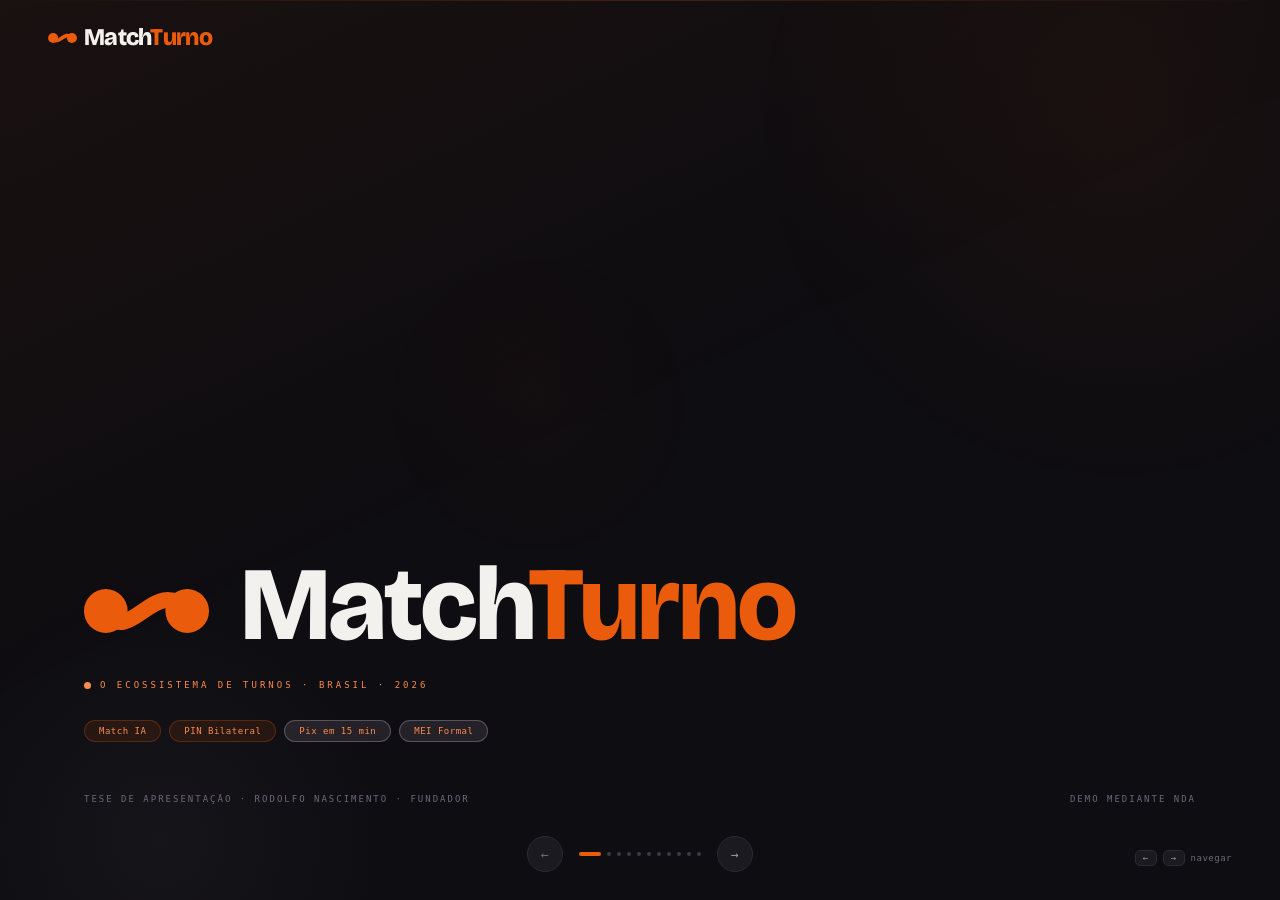
<file: pitch.html>
<!DOCTYPE html>
<html lang="pt-BR">
<head>
<meta charset="UTF-8">
<meta name="viewport" content="width=device-width, initial-scale=1.0">
<title>MatchTurno · Tese Estratégica 2026</title>
<link rel="preconnect" href="https://fonts.googleapis.com">
<link rel="preconnect" href="https://fonts.gstatic.com" crossorigin>
<link href="https://fonts.googleapis.com/css2?family=Inter:wght@400;500;600;700;800&display=swap" rel="stylesheet">
<style>
*{box-sizing:border-box;margin:0;padding:0}
:root{
  --bg:#0E0D11;
  --s1:#1B1A20;
  --s2:#24232A;
  --s3:#2D2C34;
  --b1:#2C2B33;
  --b2:#3B3A43;
  --lime:#EA5B0C;
  --lime2:#FF8A4C;
  --orange:#FF8A4C;
  --w:#F3F1EE;
  --t2:#B8B4BE;
  --t3:#9A95A3;
  --t4:#6E6979;
  --F:'Inter',-apple-system,sans-serif;
  --M:ui-monospace,'SF Mono','Roboto Mono',Menlo,Consolas,monospace;
  --D:'MT Display Condensed','MT Display',Inter,sans-serif;
}
html,body{
  width:100%;height:100%;overflow:hidden;
  background:var(--bg);color:var(--w);
  font-family:var(--F);
  -webkit-font-smoothing:antialiased;
}
::selection{background:var(--lime);color:#fff}

/* ── Atmospheric glows ── */
.glow{position:fixed;border-radius:50%;pointer-events:none;z-index:0}
.glow-a{
  width:800px;height:800px;top:-280px;right:-240px;
  background:radial-gradient(circle,rgba(234,91,12,.055) 0%,transparent 65%);
}
.glow-b{
  width:560px;height:560px;bottom:-220px;left:-120px;
  background:radial-gradient(circle,rgba(232,225,240,.04) 0%,transparent 65%);
}
.glow-c{
  width:320px;height:320px;top:45%;left:42%;
  background:radial-gradient(circle,rgba(234,91,12,.022) 0%,transparent 70%);
  transform:translate(-50%,-50%);
}

/* ── Topbar ── */
.topbar{
  position:fixed;top:0;left:0;right:0;
  padding:24px 48px;
  display:flex;align-items:center;justify-content:space-between;
  z-index:50;
}
.logo{
  font-family:var(--D);font-size:24px;letter-spacing:5px;
  color:var(--w);user-select:none;line-height:1;
}
.logo .li{color:var(--lime2)}
.logo .dot{color:var(--orange);opacity:.45;margin-left:1px}
.counter{
  font-family:var(--M);font-size:10px;font-weight:500;
  color:var(--t4);letter-spacing:2px;
  background:var(--s1);border:1px solid var(--b1);
  padding:6px 14px;border-radius:999px;
  transition:opacity .3s;
}

/* ── Deck ── */
.deck{width:100%;height:100vh;position:relative;overflow:hidden}
.slide{
  position:absolute;inset:0;
  display:flex;align-items:center;
  padding:90px 84px 90px;
  opacity:0;transform:translateY(22px);
  pointer-events:none;
  transition:opacity .45s cubic-bezier(.4,0,.2,1),transform .45s cubic-bezier(.4,0,.2,1);
  z-index:1;
}
.slide.active{opacity:1;transform:translateY(0);pointer-events:all;z-index:10}
.slide.cover{align-items:flex-end;padding:0 84px 96px}

/* ── Nav ── */
.nav{
  position:fixed;bottom:28px;left:0;right:0;
  display:flex;align-items:center;justify-content:center;gap:16px;z-index:50;
}
.nav-btn{
  width:36px;height:36px;border-radius:50%;
  background:var(--s1);border:1px solid var(--b1);color:var(--t3);
  display:flex;align-items:center;justify-content:center;
  cursor:pointer;font-family:var(--M);font-size:13px;
  transition:all .2s;outline:none;
}
.nav-btn:hover{background:var(--s2);border-color:var(--b2);color:var(--w)}
.nav-btn:disabled{color:var(--t4);cursor:default}
.dots{display:flex;gap:6px;align-items:center}
.dot{
  width:4px;height:4px;border-radius:50%;
  background:var(--b2);cursor:pointer;
  transition:all .35s cubic-bezier(.4,0,.2,1);
}
.dot.active{width:22px;border-radius:3px;background:var(--lime)}
.key-hint{
  position:fixed;bottom:34px;right:48px;
  display:flex;align-items:center;gap:6px;
  font-family:var(--M);font-size:9px;color:var(--t4);letter-spacing:.5px;
}
kbd{
  padding:2px 7px;background:var(--s1);
  border:1px solid var(--b1);border-radius:5px;
  font-family:var(--M);font-size:9px;color:var(--t3);
}

/* ── Shared atoms ── */

.label{display:flex;align-items:center;gap:14px;margin-bottom:22px}
.label-num{
  font-family:var(--M);font-size:9px;font-weight:700;
  letter-spacing:3px;text-transform:uppercase;color:var(--orange);
}
.label-line{height:1px;flex:1;background:var(--b1)}
.label-txt{
  font-family:var(--M);font-size:9px;font-weight:500;
  letter-spacing:3px;text-transform:uppercase;color:var(--t4);
}

.divider{width:44px;height:3px;background:var(--lime);border-radius:2px;margin-bottom:30px}

.tag{
  padding:5px 14px;border-radius:999px;
  font-family:var(--M);font-size:9px;font-weight:500;
  background:var(--s2);border:1px solid var(--b2);color:var(--t2);letter-spacing:.5px;
}
.tag.o{background:rgba(232,225,240,.1);border-color:rgba(232,225,240,.25);color:var(--orange)}
.tag.l{background:rgba(234,91,12,.1);border-color:rgba(234,91,12,.25);color:var(--lime2)}
.tags{display:flex;flex-wrap:wrap;gap:8px;margin-top:20px}

.card{
  flex:1;background:var(--s1);
  border:1px solid var(--b1);border-radius:16px;padding:24px 22px;
}
.card-icon{font-size:20px;margin-bottom:14px;line-height:1}
.card-t{font-size:13px;font-weight:700;color:var(--w);margin-bottom:7px;letter-spacing:-.1px}
.card-d{font-size:12px;color:var(--t2);line-height:1.72}

.feat{
  display:flex;align-items:flex-start;gap:16px;
  background:var(--s1);border:1px solid var(--b1);
  border-radius:14px;padding:18px 22px;
}
.feat-ic{
  width:36px;height:36px;border-radius:10px;flex-shrink:0;
  display:flex;align-items:center;justify-content:center;font-size:16px;
}
.feat-ic.o{background:rgba(232,225,240,.12)}.feat-ic.l{background:rgba(234,91,12,.11)}
.feat-t{font-size:13px;font-weight:700;color:var(--w);margin-bottom:3px;letter-spacing:-.1px}
.feat-d{font-size:12px;color:var(--t2);line-height:1.65}

.trow{padding:20px 22px;border-radius:14px;border:1px solid var(--b1);background:var(--s1)}
.trow.hi{background:rgba(234,91,12,.05);border-color:rgba(234,91,12,.2)}
.ts{font-family:var(--M);font-size:9px;font-weight:700;letter-spacing:2.5px;text-transform:uppercase;margin-bottom:7px}
.ts.g{color:var(--lime2)} .ts.y{color:var(--orange)} .ts.n{color:var(--t4)}
.tt{font-size:13px;font-weight:700;color:var(--w);margin-bottom:5px;letter-spacing:-.1px}
.td{font-size:11.5px;color:var(--t2);line-height:1.65}

.why{
  display:flex;gap:14px;align-items:flex-start;
  background:var(--s1);border:1px solid var(--b1);
  border-radius:14px;padding:18px 20px;
}
.wdot{width:8px;height:8px;border-radius:50%;margin-top:5px;flex-shrink:0}
.wt strong{display:block;font-size:13px;font-weight:700;color:var(--w);margin-bottom:4px;letter-spacing:-.1px}
.wt span{font-size:12px;color:var(--t2);line-height:1.62}

.req{
  display:flex;align-items:flex-start;gap:14px;
  padding:14px 18px;
  background:var(--s1);border:1px solid var(--b1);border-radius:12px;
}
.req-num{font-family:var(--M);font-size:11px;font-weight:700;flex-shrink:0;width:26px;margin-top:1px}
.req-t{font-size:12px;font-weight:700;color:var(--w);margin-bottom:3px;letter-spacing:-.1px}
.req-d{font-size:11px;color:var(--t2);line-height:1.62}

/* Stat display (Bebas Neue numbers) */
.stat-n{
  font-family:var(--D);font-size:clamp(42px,5.5vw,64px);
  color:var(--orange);line-height:1;letter-spacing:1px;
}
.stat-l{
  font-family:var(--M);font-size:9px;font-weight:500;
  color:var(--t3);margin-top:6px;letter-spacing:.5px;
}

/* Live pulse dot */
.live-dot{
  width:7px;height:7px;border-radius:50%;
  background:var(--lime2);flex-shrink:0;
  animation:pulse-dot 2.2s ease-in-out infinite;
}
@keyframes pulse-dot{0%,100%{opacity:1;transform:scale(1)}50%{opacity:.4;transform:scale(.75)}}

/* Horizontal rule with gradient */
.hr-grad{height:1px;background:linear-gradient(90deg,var(--lime),transparent);margin:24px 0;opacity:.3}

  /* ════ MatchTurno ════ */
  @font-face{font-family:'MT Display';src:url('assets/fonts/mt-display.woff2') format('woff2');font-weight:400 800;font-display:swap}@font-face{font-family:'MT Display Condensed';src:url('assets/fonts/mt-display-condensed.woff2') format('woff2');font-weight:400 800;font-display:swap}
  .mt-wm{font-family:'MT Display',Inter,sans-serif;font-weight:800;letter-spacing:-.03em;text-transform:none;white-space:nowrap;font-stretch:100%}
  .mt-wm b{font-weight:800;color:#EA5B0C}
  .mt-wm-i{font-weight:700;white-space:nowrap;letter-spacing:-.01em;text-transform:none}
  .mt-wm-i b{font-weight:700;color:inherit}
  .logo .mt-wm::before,.cover-mark .mt-wm::before{content:'';display:inline-block;width:1.2em;height:.42em;margin-right:.3em;vertical-align:.06em;background:#EA5B0C;-webkit-mask:url("data:image/svg+xml,%3Csvg%20xmlns='http://www.w3.org/2000/svg'%20viewBox='2.5%2016.5%2043%2015'%3E%3Cpath%20d='M10%2024%20C%2018%2037,%2027%2011,%2038%2024'%20fill='none'%20stroke='black'%20stroke-width='5.5'%20stroke-linecap='round'/%3E%3Ccircle%20cx='10'%20cy='24'%20r='7.5'/%3E%3Ccircle%20cx='38'%20cy='24'%20r='7.5'/%3E%3C/svg%3E") center/contain no-repeat;mask:url("data:image/svg+xml,%3Csvg%20xmlns='http://www.w3.org/2000/svg'%20viewBox='2.5%2016.5%2043%2015'%3E%3Cpath%20d='M10%2024%20C%2018%2037,%2027%2011,%2038%2024'%20fill='none'%20stroke='black'%20stroke-width='5.5'%20stroke-linecap='round'/%3E%3Ccircle%20cx='10'%20cy='24'%20r='7.5'/%3E%3Ccircle%20cx='38'%20cy='24'%20r='7.5'/%3E%3C/svg%3E") center/contain no-repeat}
  .mt-cover-wm{font-size:.62em}
  .mt-cover-wm::before{content:'';display:inline-block;width:1.2em;height:.42em;margin-right:.3em;vertical-align:.06em;background:#EA5B0C;-webkit-mask:url("data:image/svg+xml,%3Csvg%20xmlns='http://www.w3.org/2000/svg'%20viewBox='2.5%2016.5%2043%2015'%3E%3Cpath%20d='M10%2024%20C%2018%2037,%2027%2011,%2038%2024'%20fill='none'%20stroke='black'%20stroke-width='5.5'%20stroke-linecap='round'/%3E%3Ccircle%20cx='10'%20cy='24'%20r='7.5'/%3E%3Ccircle%20cx='38'%20cy='24'%20r='7.5'/%3E%3C/svg%3E") center/contain no-repeat;mask:url("data:image/svg+xml,%3Csvg%20xmlns='http://www.w3.org/2000/svg'%20viewBox='2.5%2016.5%2043%2015'%3E%3Cpath%20d='M10%2024%20C%2018%2037,%2027%2011,%2038%2024'%20fill='none'%20stroke='black'%20stroke-width='5.5'%20stroke-linecap='round'/%3E%3Ccircle%20cx='10'%20cy='24'%20r='7.5'/%3E%3Ccircle%20cx='38'%20cy='24'%20r='7.5'/%3E%3C/svg%3E") center/contain no-repeat}
</style>
</head>
<body>
<div class="glow glow-a"></div>
<div class="glow glow-b"></div>
<div class="glow glow-c"></div>

<!-- Topbar -->
<div class="topbar">
  <div class="logo"><span class="mt-wm">Match<b>Turno</b></span></div>
  <div class="counter" id="ctr" style="opacity:0">01 / 07</div>
</div>

<div class="deck">

  <!-- 0 · COVER -->
  <div class="slide cover active" data-i="0">
    <!-- top rule -->
    <div style="position:absolute;top:0;left:0;right:0;height:1px;
      background:linear-gradient(90deg,transparent,rgba(234,91,12,.22),transparent);pointer-events:none"></div>
    <!-- cover tint -->
    <div style="position:absolute;inset:0;
      background:linear-gradient(155deg,rgba(234,91,12,.055) 0%,transparent 48%);pointer-events:none"></div>

    <div style="position:relative;z-index:1;width:100%">
      <!-- Wordmark -->
      <div style="font-family:var(--D);font-size:clamp(82px,14vw,168px);
        letter-spacing:-1px;line-height:.88;color:var(--w);
        margin-bottom:22px;user-select:none">
        <span class="mt-wm mt-cover-wm">Match<b>Turno</b></span>
      </div>

      <!-- Eyebrow live -->
      <div style="display:flex;align-items:center;gap:9px;margin-bottom:30px">
        <div class="live-dot"></div>
        <span style="font-family:var(--M);font-size:9px;letter-spacing:3px;
          text-transform:uppercase;color:var(--lime2)">
          O ecossistema de turnos · Brasil · 2026
        </span>
      </div>

      <!-- Tag pills -->
      <div style="display:flex;flex-wrap:wrap;gap:8px;margin-bottom:52px">
        <span class="tag l">Match IA</span>
        <span class="tag l">PIN Bilateral</span>
        <span class="tag o">Pix em 15 min</span>
        <span class="tag o">MEI Formal</span>
      </div>

      <!-- Footer credits -->
      <div style="display:flex;justify-content:space-between;align-items:center">
        <span style="font-family:var(--M);font-size:9px;letter-spacing:2px;
          text-transform:uppercase;color:var(--t4)">
          Tese de apresentação · Rodolfo Nascimento · Fundador
        </span>
        <span style="font-family:var(--M);font-size:9px;letter-spacing:2px;
          text-transform:uppercase;color:var(--t4)">
          demo mediante NDA
        </span>
      </div>
    </div>
  </div>

  <!-- 00 · ABERTURA / QUEM SOMOS -->
  <div class="slide" data-i="00">
    <div style="max-width:960px;width:100%">

      <div class="label">
        <span class="label-num">00</span>
        <div class="label-line"></div>
        <span class="label-txt">Abertura</span>
      </div>
      <div class="divider"></div>

      <!-- Por que estamos aqui -->
      <div style="margin-bottom:28px">
        <div style="font-family:var(--M);font-size:9px;letter-spacing:3px;text-transform:uppercase;
          color:var(--t3);margin-bottom:10px">Por que estamos aqui?</div>
        <div style="font-size:clamp(18px,2.2vw,26px);font-weight:800;color:var(--w);
          letter-spacing:-.3px;line-height:1.3">
          Estamos buscando um parceiro que nos ajude a construir a
          <span style="color:var(--orange)">maior plataforma de workforce do Brasil.</span>
        </div>
      </div>

      <!-- Fundador -->
      <div style="background:var(--s1);border:1px solid var(--b1);border-radius:14px;padding:22px 26px;margin-bottom:16px;display:flex;align-items:flex-start;gap:24px">
        <div style="flex:1">
          <div style="font-family:var(--M);font-size:9px;letter-spacing:2.5px;text-transform:uppercase;
            color:var(--orange);margin-bottom:10px">Fundador</div>
          <div style="font-size:18px;font-weight:800;color:var(--w);margin-bottom:5px;letter-spacing:-.3px">Rodolfo Nascimento</div>
          <div style="font-size:12px;color:var(--t2);line-height:1.68;max-width:520px">
            Empreendedor serial em tech com histórico de exits. Construiu a MatchTurno do zero — produto, stack, UX e modelo de negócio — com IA como motor de velocidade de execução. Expertise em produto digital aplicado ao setor de hospitalidade.
          </div>
        </div>
        <div style="text-align:right;flex-shrink:0">
          <div style="font-family:var(--M);font-size:9px;letter-spacing:2px;text-transform:uppercase;
            color:var(--t4);margin-bottom:6px">Contato</div>
          <div style="font-family:var(--M);font-size:10px;color:var(--lime2);letter-spacing:.5px">rodolfo@matchturno.com.br</div>
        </div>
      </div>

      <!-- Visão MatchTurno -->
      <div style="background:var(--s2);border:1px solid var(--b2);border-radius:14px;
        padding:20px 26px;display:flex;align-items:center;justify-content:space-between;gap:24px">
        <div>
          <div style="display:flex;align-items:center;gap:12px;margin-bottom:6px">
            <span style="font-family:var(--D);font-size:30px;color:var(--lime2);letter-spacing:3px;line-height:1"><span class="mt-wm-i">Match<b>Turno</b></span></span>
            <div style="height:22px;width:1px;background:var(--b2)"></div>
            <span style="font-family:var(--M);font-size:9px;color:var(--t3);letter-spacing:2.5px;text-transform:uppercase">
              Marketplace de Turnos · Hospitalidade &amp; Eventos
            </span>
          </div>
          <div style="font-size:12.5px;color:var(--t2);line-height:1.6;font-weight:500">
            A plataforma que conecta profissionais de hospitalidade com quem precisa de equipe — agora e em escala.
          </div>
        </div>
        <div style="text-align:right;flex-shrink:0;max-width:280px">
          <div style="font-family:var(--M);font-size:9px;letter-spacing:2px;text-transform:uppercase;
            color:var(--t4);margin-bottom:6px">Visão</div>
          <div style="font-size:13px;font-weight:700;color:var(--w);line-height:1.45;letter-spacing:-.1px">
            Redefinir como o setor de hospitalidade vai crescer com IA
          </div>
        </div>
      </div>

    </div>
  </div>

  <!-- 1 · TENSÃO -->
  <div class="slide" data-i="1">
    <div style="max-width:840px">
      <div class="label">
        <span class="label-num">01</span>
        <div class="label-line"></div>
        <span class="label-txt">A dor</span>
      </div>
      <div class="divider"></div>

      <div style="font-family:var(--D);font-size:clamp(38px,5.8vw,72px);
        letter-spacing:.5px;line-height:1.04;color:var(--w);
        border-left:3px solid var(--orange);padding-left:28px;margin-bottom:32px">
        Mão de obra é a dor nº 1<br>de <span style="color:var(--orange)">qualquer empresário.</span>
      </div>

      <div style="font-size:13.5px;color:var(--t2);line-height:1.82;max-width:580px;margin-bottom:42px">
        Todo sábado à noite, 140 mil bares e restaurantes no Brasil torcem para que o reforço apareça. Do lado do estabelecimento: escala furada às 22h, gerente no salão servindo mesa, cliente esperando.
        Do lado do profissional: qualificado, com MEI ativo, disponível — mas invisível para quem precisa dele agora.
        O encontro entre eles ainda acontece por WhatsApp, à meia-noite de sexta.
      </div>

      <div style="display:flex;gap:52px">
        <div>
          <div class="stat-n">140k</div>
          <div class="stat-l">operações em São Paulo</div>
        </div>
        <div>
          <div class="stat-n">2M+</div>
          <div class="stat-l">profissionais no informal</div>
        </div>
        <div>
          <div class="stat-n" style="color:var(--lime2)">R$0</div>
          <div class="stat-l">de garantia de pagamento hoje</div>
        </div>
      </div>
    </div>
  </div>

  <!-- A VIRADA · Uber, iFood e a nova geração -->
  <div class="slide" data-i="v">
    <div style="max-width:1000px;width:100%">
      <div class="label">
        <span class="label-num">02</span>
        <div class="label-line"></div>
        <span class="label-txt">A virada</span>
      </div>
      <div class="divider"></div>

      <div style="font-size:clamp(22px,2.9vw,38px);font-weight:800;color:var(--w);
        margin-bottom:28px;letter-spacing:-.4px;line-height:1.12">
        Uber e iFood reescreveram a relação de trabalho.<br><span style="color:var(--orange)">A nova geração quer escolher.</span>
      </div>

      <div style="display:flex;gap:14px">
        <div class="card">
          <div class="card-t" style="font-family:var(--D);font-size:30px;color:var(--t3)">1943</div>
          <div class="card-t">CLT · o mês</div>
          <div class="card-d">Ponto, escala fixa e folha. A hospitalidade ainda contrata assim.</div>
        </div>
        <div class="card">
          <div class="card-t" style="font-family:var(--D);font-size:30px;color:var(--t3)">2014</div>
          <div class="card-t">Uber · a corrida</div>
          <div class="card-d">A tarefa vira unidade de trabalho. Renda por corrida, paga na hora.</div>
        </div>
        <div class="card">
          <div class="card-t" style="font-family:var(--D);font-size:30px;color:var(--t3)">2020</div>
          <div class="card-t">iFood · a entrega</div>
          <div class="card-d">Delivery em escala. Quem trabalha escolhe quando e quanto.</div>
        </div>
        <div class="card" style="border-color:var(--orange)">
          <div class="card-t" style="font-family:var(--D);font-size:30px;color:var(--orange)">2026</div>
          <div class="card-t">MatchTurno · o turno</div>
          <div class="card-d">Até 4h, com checklist, Pix em 15 min. Quem nasceu escolhendo não vai bater ponto.</div>
        </div>
      </div>
    </div>
  </div>

  <!-- 2 · POR QUE AGORA -->
  <div class="slide" data-i="2">
    <div style="max-width:980px;width:100%">
      <div class="label">
        <span class="label-num">03</span>
        <div class="label-line"></div>
        <span class="label-txt">Por que agora</span>
      </div>
      <div class="divider"></div>

      <div style="font-size:clamp(22px,2.9vw,38px);font-weight:800;color:var(--w);
        margin-bottom:28px;letter-spacing:-.4px;line-height:1.12">
        Três forças convergiram.<br><span style="color:var(--orange)">A janela é agora.</span>
      </div>

      <div style="display:flex;gap:14px">
        <div class="card">
          <div class="card-icon">📋</div>
          <div class="card-t">MEI universalizado</div>
          <div class="card-d">Pela primeira vez, o trabalhador por turno tem CNPJ, nota fiscal e proteção previdenciária. A contratação formal sem encargo CLT virou realidade jurídica — e o mercado ainda não aproveitou.</div>
        </div>
        <div class="card">
          <div class="card-icon">⚡</div>
          <div class="card-t">Pix em tempo real</div>
          <div class="card-d">O pagamento no mesmo dia virou infraestrutura nacional. O profissional recebe em 15 minutos após o turno — sem banco, sem intermediário, sem os 30 dias de espera.</div>
        </div>
        <div class="card">
          <div class="card-icon">📉</div>
          <div class="card-t">F&B pós-pandemia</div>
          <div class="card-d">As operações encolheram o quadro fixo e criaram dependência estrutural de reforço qualificado. A demanda existe. O modelo de contratação não evoluiu junto.</div>
        </div>
      </div>
    </div>
  </div>

  <!-- A LACUNA · agências vendem diárias -->
  <div class="slide" data-i="l">
    <div style="max-width:1000px;width:100%">
      <div class="label">
        <span class="label-num">04</span>
        <div class="label-line"></div>
        <span class="label-txt">A lacuna</span>
      </div>
      <div class="divider"></div>

      <div style="font-size:clamp(22px,2.9vw,38px);font-weight:800;color:var(--w);
        margin-bottom:28px;letter-spacing:-.4px;line-height:1.12">
        Agências vendem diárias.<br><span style="color:var(--orange)">A operação precisa de turnos.</span>
      </div>

      <div style="display:flex;gap:14px">
        <div class="card">
          <div class="card-t">CLT · o mês</div>
          <div class="card-d">220 horas por mês, escala fixa e encargos. Paga o salão vazio da tarde para ter gente no pico da noite.</div>
        </div>
        <div class="card">
          <div class="card-t">Agência · a diária</div>
          <div class="card-d">Dia cheio de 8 a 12 horas para cobrir 3 horas de movimento. Sem tarefa definida, sem prova de entrega.</div>
        </div>
        <div class="card" style="border-color:var(--orange)">
          <div class="card-t" style="color:var(--orange)">MatchTurno · o turno</div>
          <div class="card-d">Jornada de até 4 horas, com checklist configurável por função. O empresário paga o pico e recebe entrega.</div>
        </div>
      </div>
    </div>
  </div>

  <!-- 3 · TESE CENTRAL -->
  <div class="slide" data-i="3">
    <div style="max-width:860px">
      <div class="label">
        <span class="label-num">05</span>
        <div class="label-line"></div>
        <span class="label-txt">Tese central</span>
      </div>
      <div class="divider"></div>

      <div style="font-family:var(--D);font-size:clamp(40px,6.2vw,84px);
        letter-spacing:.5px;line-height:1.04;margin-bottom:4px">
        <span style="color:var(--t3)">O mercado acha que<br>é um problema de </span><span style="color:var(--w)">logística.</span>
      </div>

      <div style="height:20px"></div>

      <div style="font-family:var(--D);font-size:clamp(40px,6.2vw,84px);
        letter-spacing:.5px;line-height:1.04">
        <span style="color:var(--t3)">Nós acreditamos que<br>é um problema de </span>
        <span style="color:var(--lime2);position:relative;display:inline-block">confiança
          <span style="position:absolute;bottom:-4px;left:0;right:0;height:3px;
            background:var(--lime);border-radius:2px;opacity:.35"></span>
        </span>
        <span style="color:var(--w)"> —</span>
        <br><span style="color:var(--orange)">e confiança pode ser engenheirada.</span>
      </div>

      <div style="font-size:15px;color:var(--t2);line-height:1.7;margin-top:30px;max-width:640px">
        O turno de até 4h, com checklist configurável e PIN bilateral, é como a confiança vira produto: tarefa definida, entrega comprovada, pagamento em 15 minutos.
      </div>
    </div>
  </div>

  <!-- 4 · O QUE ESTAMOS CONSTRUINDO -->
  <div class="slide" data-i="4">
    <div style="max-width:900px;width:100%">
      <div class="label">
        <span class="label-num">06</span>
        <div class="label-line"></div>
        <span class="label-txt">O que estamos construindo</span>
      </div>
      <div class="divider"></div>

      <div style="font-size:clamp(18px,2.3vw,28px);font-weight:800;color:var(--w);
        margin-bottom:20px;letter-spacing:-.3px">
        MatchTurno · jornadas de até 4h com checklist configurável
      </div>

      <div style="display:flex;flex-direction:column;gap:10px">
        <div class="feat">
          <div class="feat-ic l">✅</div>
          <div>
            <div class="feat-t">Checklist configurável</div>
            <div class="feat-d">A empresa define as tarefas por função · bar, cozinha, salão, recepção. O profissional marca cada uma no app. Check-out só com o checklist cumprido ou com justificativa registrada.</div>
          </div>
        </div>
        <div class="feat">
          <div class="feat-ic o">🤖</div>
          <div>
            <div class="feat-t">Match IA</div>
            <div class="feat-d">Algoritmo cruza função, score, histórico de no-show, certificações e raio geográfico. Profissional certo, em tempo real, sem curadoria manual.</div>
          </div>
        </div>
        <div class="feat">
          <div class="feat-ic l">🔐</div>
          <div>
            <div class="feat-t">PIN Bilateral</div>
            <div class="feat-d">Check-in e check-out confirmados por ambas as partes. Disputa resolvida no app. Zero margem para fraude de presença ou horas trabalhadas.</div>
          </div>
        </div>
        <div class="feat">
          <div class="feat-ic o">⚡</div>
          <div>
            <div class="feat-t">Pix em 15 minutos</div>
            <div class="feat-d">Pagamento liberado após check-out validado. Asaas reserva o valor no cartão do contratante. Profissional recebe em minutos, não em 30 dias.</div>
          </div>
        </div>
      </div>

      <div class="tags">
        <span class="tag o">Modelo: R$ 29 por turno fechado</span>
        <span class="tag">Retenção pelo contratante</span>
        <span class="tag l">Zero custo para o profissional</span>
      </div>
    </div>
  </div>

  <!-- 5 · TRAÇÃO HONESTA -->
  <div class="slide" data-i="5">
    <div style="max-width:920px;width:100%">
      <div class="label">
        <span class="label-num">07</span>
        <div class="label-line"></div>
        <span class="label-txt">Prova de tração · honesta</span>
      </div>
      <div class="divider"></div>

      <div style="font-family:var(--M);font-size:11px;color:var(--t3);
        margin-bottom:20px;line-height:1.7;letter-spacing:.3px">
        Nenhum número inflado. Aqui está exatamente onde estamos.
      </div>

      <div style="display:grid;grid-template-columns:1fr 1fr;gap:12px">
        <div class="trow hi">
          <div class="ts g">✓ Entregue</div>
          <div class="tt">MVP funcional live</div>
          <div class="td">Multi-persona (admin, contratante, trabalhador). Match, PIN bilateral, cálculo Asaas. Demo navegável mediante NDA.</div>
        </div>
        <div class="trow hi">
          <div class="ts g">✓ Estruturando</div>
          <div class="tt">Parceiro âncora contratante</div>
          <div class="td">Validação com operações multi-unidade F&B em São Paulo — âncora da demanda na fase de MVP.</div>
        </div>
        <div class="trow">
          <div class="ts y">→ Em negociação</div>
          <div class="tt">Infraestrutura de pagamento</div>
          <div class="td">Asaas. Condições preferenciais para marketplace em discussão ativa.</div>
        </div>
        <div class="trow" style="opacity:.65">
          <div class="ts n">○ Próxima etapa</div>
          <div class="tt">Receita real</div>
          <div class="td">Primeiros turnos faturados planejados para o piloto com parceiros âncora. Sem receita real ainda — sem inflar.</div>
        </div>
      </div>
    </div>
  </div>

  <!-- 6 · POR QUE NÓS -->
  <div class="slide" data-i="6">
    <div style="max-width:920px;width:100%">
      <div class="label">
        <span class="label-num">08</span>
        <div class="label-line"></div>
        <span class="label-txt">Por que nós</span>
      </div>
      <div class="divider"></div>

      <div style="font-size:clamp(22px,2.7vw,34px);font-weight:800;color:var(--w);
        margin-bottom:24px;letter-spacing:-.3px;line-height:1.12">
        Vantagem que não se copia em 6 meses.
      </div>

      <div style="display:grid;grid-template-columns:1fr 1fr;gap:12px">
        <div class="why">
          <div class="wdot" style="background:var(--orange)"></div>
          <div class="wt">
            <strong>Rodolfo Nascimento · Fundador MatchTurno</strong>
            <span>Construção de produtos digitais com IA aplicada. Capacidade de iterar rápido sem depender de time externo.</span>
          </div>
        </div>
        <div class="why">
          <div class="wdot" style="background:var(--lime)"></div>
          <div class="wt">
            <strong>Acesso estrutural ao setor</strong>
            <span>Validação real com operações de hospitalidade em São Paulo — o produto foi desenhado de dentro do setor, não para ele.</span>
          </div>
        </div>
        <div class="why">
          <div class="wdot" style="background:var(--orange)"></div>
          <div class="wt">
            <strong>Mapa regulatório dominado</strong>
            <span>MEI × F&B × Pix × Asaas. Entendemos as fricções jurídicas e fiscais antes de codar a primeira tela.</span>
          </div>
        </div>
        <div class="why">
          <div class="wdot" style="background:var(--lime)"></div>
          <div class="wt">
            <strong>Produto que o setor usa hoje</strong>
            <span>MVP validado com personas reais. Não é mockup — é plataforma funcional com fluxos completos rodando.</span>
          </div>
        </div>
      </div>
    </div>
  </div>

  <!-- 7 · O CONVITE → PAGAR.ME -->
  <div class="slide" data-i="7">
    <div style="max-width:840px">
      <div class="label">
        <span class="label-num">09</span>
        <div class="label-line"></div>
        <span class="label-txt">O convite · Asaas</span>
      </div>
      <div class="divider"></div>

      <div style="font-family:var(--M);font-size:11px;color:var(--t3);
        margin-bottom:22px;line-height:1.8;letter-spacing:.3px">
        Não estamos pedindo uma parceria genérica. Estamos propondo uma operação nova.
      </div>

      <div style="font-size:clamp(18px,2.4vw,28px);font-weight:800;color:var(--w);
        line-height:1.45;margin-bottom:28px;letter-spacing:-.25px">
        Quantas plataformas de trabalho a Asaas tem hoje onde o gatilho de
        <span style="color:var(--lime2);border-bottom:2px solid rgba(255,138,76,.28);
          padding-bottom:1px">liberação do split</span>
        não é um pedido entregue — mas um
        <span style="color:var(--orange)">PIN confirmado por duas pessoas no mesmo instante?</span>
      </div>

      <div style="display:flex;flex-direction:column;gap:8px;margin-bottom:22px">
        <div class="req">
          <span class="req-num" style="color:var(--orange)">01</span>
          <div>
            <div class="req-t">Pré-autorização no cartão do contratante</div>
            <div class="req-d">Reserva do valor do turno + 25% de margem antes do início. Liberação real só após check-out validado bilateralmente.</div>
          </div>
        </div>
        <div class="req">
          <span class="req-num" style="color:var(--orange)">02</span>
          <div>
            <div class="req-t">Split automático por evento humano</div>
            <div class="req-d">Ao PIN final: valor integral do turno para o profissional via Pix em &lt;15 min · R$ 29 para a MatchTurno. Sem liquidação manual, sem D+30, sem intermediário.</div>
          </div>
        </div>
        <div class="req">
          <span class="req-num" style="color:var(--lime2)">→</span>
          <div>
            <div class="req-t">Um vertical novo para o produto de marketplace da Asaas</div>
            <div class="req-d">F&B staffing on-demand é um caso de uso que o mercado de pagamentos ainda não tem. MatchTurno quer ser o primeiro — e construir isso com a Asaas como parceira estrutural.</div>
          </div>
        </div>
      </div>

      <div class="tags">
        <span class="tag o">Gateway · Split · Pix instantâneo</span>
        <span class="tag l">Novo vertical F&B</span>
        <span class="tag">demo mediante NDA</span>
      </div>
    </div>
  </div>

</div><!-- /deck -->

<!-- Nav -->
<div class="nav">
  <button class="nav-btn" id="prevBtn" onclick="go(cur-1)">←</button>
  <div class="dots" id="dots"></div>
  <button class="nav-btn" id="nextBtn" onclick="go(cur+1)">→</button>
</div>
<div class="key-hint"><kbd>←</kbd> <kbd>→</kbd> navegar</div>

<script>
const slides=document.querySelectorAll('.slide');
const total=slides.length;
let cur=0;
const dotsEl=document.getElementById('dots');
const ctrEl=document.getElementById('ctr');
const prevEl=document.getElementById('prevBtn');
const nextEl=document.getElementById('nextBtn');
for(let i=0;i<total;i++){
  const d=document.createElement('div');
  d.className='dot'+(i===0?' active':'');
  d.onclick=()=>go(i);
  dotsEl.appendChild(d);
}
function go(n){
  if(n<0||n>=total)return;
  slides[cur].classList.remove('active');
  dotsEl.children[cur].classList.remove('active');
  cur=n;
  slides[cur].classList.add('active');
  dotsEl.children[cur].classList.add('active');
  ctrEl.style.opacity=cur===0?'0':'1';
  ctrEl.textContent=String(cur).padStart(2,'0')+' / '+String(total-1).padStart(2,'0');
  prevEl.disabled=cur===0;
  nextEl.disabled=cur===total-1;
}
document.addEventListener('keydown',e=>{
  if(e.key==='ArrowRight'||e.key==='ArrowDown')go(cur+1);
  if(e.key==='ArrowLeft'||e.key==='ArrowUp')go(cur-1);
});
let tx=0;
document.addEventListener('touchstart',e=>tx=e.touches[0].clientX,{passive:true});
document.addEventListener('touchend',e=>{
  const dx=e.changedTouches[0].clientX-tx;
  if(dx<-50)go(cur+1);
  if(dx>50)go(cur-1);
});
go(0);
</script>
</body>
</html>
</file>
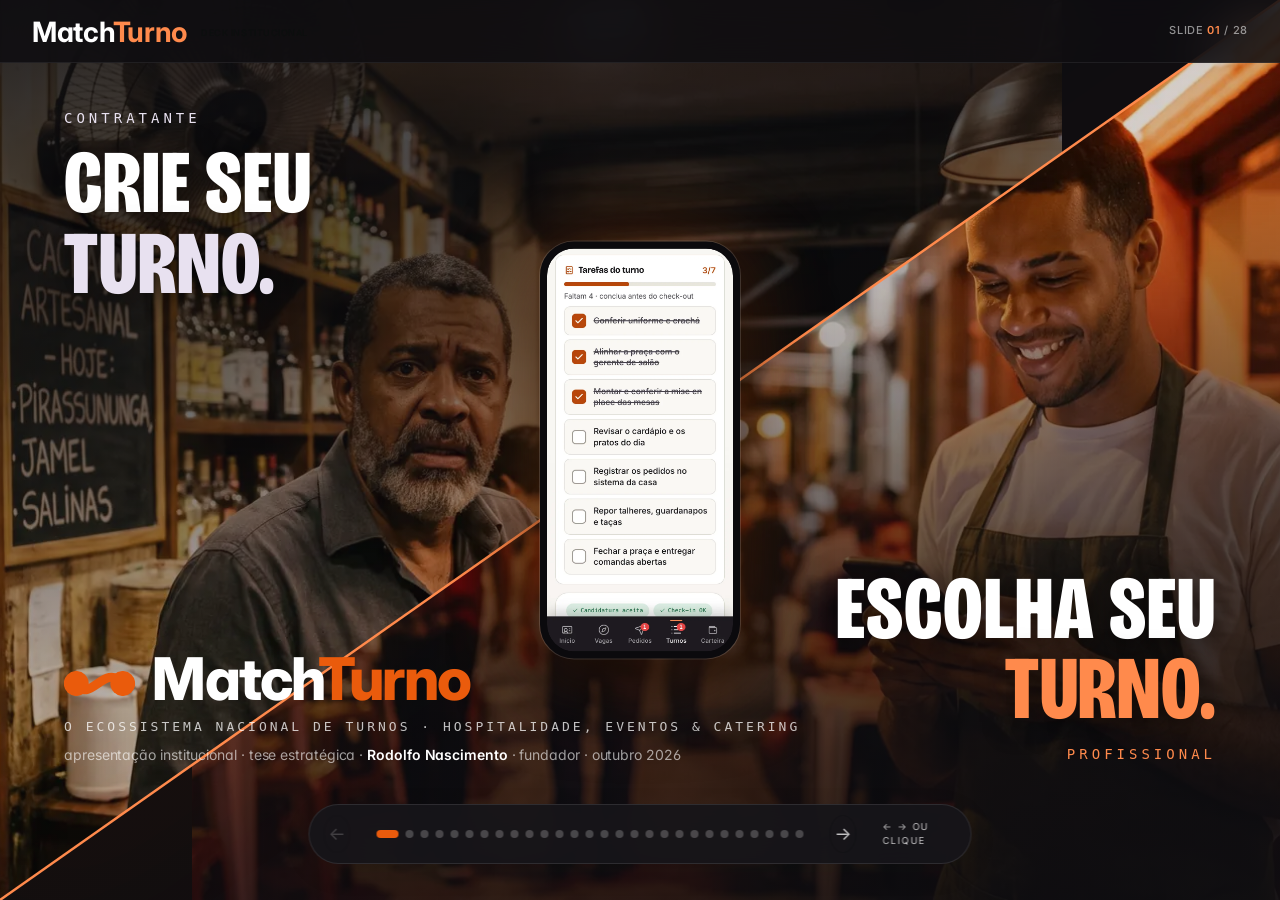
<file: pitchdeck.html>
<!DOCTYPE html>
<html lang="pt-BR">
<head>
<meta name="robots" content="noindex, nofollow">
<meta charset="UTF-8">
<meta name="viewport" content="width=device-width, initial-scale=1">
<title>MatchTurno · Tese Estratégica</title>
<meta name="description" content="MatchTurno · O marketplace de turnos de trabalho para hospitalidade e eventos. Tese estratégica e potencial de mercado.">
<link rel="preconnect" href="https://fonts.googleapis.com" crossorigin>
<link rel="preconnect" href="https://fonts.gstatic.com" crossorigin>
<link href="https://fonts.googleapis.com/css2?family=Inter:wght@400;500;600;700;800;900&display=swap" rel="stylesheet">
<style>
  :root{
    --black:#080507;
    --bg:#0A0A0A;
    --bg-2:#0F0F0F;
    --bg-3:#141414;
    --line:rgba(255,255,255,.10);
    --line-2:rgba(255,255,255,.18);
    --w:#fff;
    --t1:rgba(255,255,255,.92);
    --t2:rgba(255,255,255,.72);
    --t3:rgba(255,255,255,.5);
    --t4:rgba(255,255,255,.35);
    --green:#EA5B0C;
    --green-soft:#FF8A4C;
    --green-deep:#1C1420;
    --vinho:#3A3842;
    --vinho-soft:#E8E1F0;
    --red:#E84545;
    --red-deep:#5A1518;
    --pm:#EA5B0C;
    --pm-soft:#FF8A4C;
  }
  *{box-sizing:border-box;margin:0;padding:0}
  html,body{background:var(--black);color:var(--w);font-family:'Inter',-apple-system,sans-serif;line-height:1.5;-webkit-font-smoothing:antialiased;overflow:hidden}
  body{height:100vh}

  /* Marca */
  .di{color:var(--green);font-weight:400;font-style:normal}
  .de{-webkit-text-stroke:1.5px var(--green);color:transparent;font-style:normal;font-weight:400}
  /* Wrapper que isola letter-spacing herdado · MatchTurno nunca sai descolado */
  .bm{letter-spacing:0;display:inline-block;font-style:normal}
  /* Logo MatchTurno dentro de headings grandes · stroke proporcional */
  .h1 .de, .h2 .de, .cover-h .de, .ttl .de, .cta-final .ttl .de{-webkit-text-stroke:3px var(--green)}
  .cover-h .de{-webkit-text-stroke:4px var(--green-soft)}
  .cover-h .di{color:var(--green-soft)}
  /* Quando dentro de .tn (cover · "MatchTurno" verde-soft), o .de fica outline verde-soft */
  .tn .de{-webkit-text-stroke:4px var(--green-soft);color:transparent}
  .tn .di{color:var(--green-soft)}
  /* Em duo-center (círculo pulsante), stroke menor */
  .duo-center .de{-webkit-text-stroke:1.5px var(--green-soft);color:transparent}
  .duo-center .di{color:var(--green-soft)}
  /* Mind-map core · MatchTurno no centro · stroke médio */
  .mm-core .de{-webkit-text-stroke:2.5px var(--w);color:transparent}
  .mm-core .di{color:var(--w)}
  /* Encontro · slide com duo-center */
  .encontro-center .de{-webkit-text-stroke:1.5px var(--green-soft);color:transparent}

  /* Deck container */
  .deck{position:fixed;inset:0;overflow:hidden}
  .slide{
    position:absolute;inset:0;
    display:flex;flex-direction:column;justify-content:flex-start;
    padding:56px 96px 112px;
    opacity:0;visibility:hidden;
    transition:opacity .5s cubic-bezier(.2,.7,.3,1), transform .55s cubic-bezier(.2,.7,.3,1);
    transform:translateX(40px);
    overflow:auto;
  }
  /* CAPA e CTA FINAL · layout centralizado vertical · narrativa diferente do corpo */
  .slide.slide-cover, .slide.slide-cta{justify-content:center;padding:80px 96px 120px}
  .slide.active{opacity:1;visibility:visible;transform:translateX(0);z-index:10}
  .slide.prev{transform:translateX(-40px)}

  /* Background atmospheric */
  .slide::before{
    content:'';position:absolute;inset:0;
    background-image:
      radial-gradient(circle at 12% 18%,rgba(255,255,255,.04) 1px,transparent 1.5px),
      radial-gradient(circle at 78% 42%,rgba(255,255,255,.05) 1px,transparent 1.5px),
      radial-gradient(circle at 35% 76%,rgba(255,255,255,.03) 1px,transparent 1.5px),
      radial-gradient(circle at 88% 88%,rgba(255,255,255,.04) 1px,transparent 1.5px);
    background-size:600px 600px,400px 400px,500px 500px,700px 700px;
    pointer-events:none;opacity:.6;
  }
  .slide > *{position:relative;z-index:1}

  /* Eyebrow padrão */
  .eyebrow{
    display:inline-flex;align-items:center;gap:14px;
    font-family:ui-monospace,'SF Mono','Roboto Mono',Menlo,Consolas,monospace;font-size:12px;letter-spacing:3px;text-transform:uppercase;
    color:var(--green-soft);margin-bottom:20px;
  }
  .eyebrow::before{content:'';width:36px;height:1px;background:var(--green-soft)}
  .eyebrow.vinho{color:var(--vinho-soft)}
  .eyebrow.vinho::before{background:var(--vinho-soft)}
  .eyebrow.red{color:var(--red)}
  .eyebrow.red::before{background:var(--red)}
  .eyebrow.muted{color:var(--t3)}
  .eyebrow.muted::before{background:var(--t3)}

  /* Headings */
  .h1{font-family:'MT Display Condensed','MT Display',Inter,sans-serif;font-size:clamp(80px,9vw,160px);letter-spacing:2px;line-height:.88;color:var(--w);margin-bottom:32px;font-weight:400}
  .h2{font-family:'MT Display Condensed','MT Display',Inter,sans-serif;font-size:clamp(44px,5.2vw,84px);letter-spacing:1.4px;line-height:.95;color:var(--w);margin-bottom:20px;font-weight:400}
  .h3{font-family:'MT Display Condensed','MT Display',Inter,sans-serif;font-size:clamp(36px,4vw,68px);letter-spacing:1px;line-height:1;color:var(--w);margin-bottom:18px;font-weight:400}
  .accent{color:var(--green-soft)}
  .accent-vinho{color:var(--vinho-soft)}
  .accent-red{color:var(--red)}

  .lead{font-family:'MT Display',Inter,sans-serif;font-size:clamp(17px,1.7vw,26px);font-weight:400;letter-spacing:-.3px;line-height:1.42;color:var(--t1);max-width:1000px;margin-bottom:24px}
  .lead .accent{color:var(--green-soft);font-style:italic;font-weight:500}
  .lead b{font-weight:500;color:var(--w)}

  .body{font-size:17px;line-height:1.65;color:var(--t2);max-width:680px}
  .body b{color:var(--w);font-weight:500}
  .body strong{color:var(--green-soft);font-weight:500}

  /* Stat blocks */
  .stats{display:grid;grid-template-columns:repeat(3,1fr);gap:32px;margin-top:48px;max-width:1080px}
  .stat .v{font-family:'MT Display Condensed','MT Display',Inter,sans-serif;font-size:clamp(56px,5vw,96px);letter-spacing:1px;color:var(--green-soft);line-height:.9;margin-bottom:10px;font-weight:400}
  .stat .l{font-family:ui-monospace,'SF Mono','Roboto Mono',Menlo,Consolas,monospace;font-size:11px;letter-spacing:2px;text-transform:uppercase;color:var(--t3);line-height:1.5}
  .stat.vinho .v{color:var(--vinho-soft)}
  .stat.red .v{color:var(--red)}

  /* Cards de pilar / item */
  .grid-3{display:grid;grid-template-columns:repeat(3,1fr);gap:24px;margin-top:32px;max-width:1280px}
  .grid-2{display:grid;grid-template-columns:1fr 1fr;gap:48px;margin-top:32px;align-items:start;max-width:1280px}
  .grid-4{display:grid;grid-template-columns:repeat(4,1fr);gap:18px;margin-top:32px;max-width:1280px}

  .card{padding:32px 28px;background:var(--bg-2);border:1px solid var(--line);border-radius:16px;transition:border-color .2s,transform .2s}
  .card:hover{border-color:rgba(234,91,12,.3);transform:translateY(-2px)}
  .card-num{font-family:ui-monospace,'SF Mono','Roboto Mono',Menlo,Consolas,monospace;font-size:11px;letter-spacing:2px;color:var(--green-soft);margin-bottom:14px}
  .card-h{font-family:'MT Display Condensed','MT Display',Inter,sans-serif;font-size:32px;letter-spacing:1px;color:var(--w);line-height:1;margin-bottom:14px;font-weight:400}
  .card-p{font-size:14px;line-height:1.6;color:var(--t2)}
  .card-p b{color:var(--w);font-weight:500}

  /* Pilares com ícone */
  .pillar{padding:36px 28px;background:linear-gradient(180deg,rgba(234,91,12,.04) 0%,rgba(255,255,255,.02) 100%);border:1px solid rgba(234,91,12,.18);border-radius:16px}
  .pillar-ic{width:52px;height:52px;border-radius:50%;background:rgba(234,91,12,.14);color:var(--green-soft);display:flex;align-items:center;justify-content:center;margin-bottom:20px;font-family:'MT Display Condensed','MT Display',Inter,sans-serif;font-size:22px}
  .pillar-h{font-family:'MT Display Condensed','MT Display',Inter,sans-serif;font-size:32px;letter-spacing:1px;color:var(--w);line-height:1;margin-bottom:12px;font-weight:400}
  .pillar-p{font-size:14px;line-height:1.6;color:var(--t2)}

  /* Two-column persona (emp vs pro) */
  .duo{display:grid;grid-template-columns:1fr auto 1fr;gap:48px;align-items:center;margin-top:32px;max-width:1280px}
  .duo-col{padding:36px;border-radius:18px}
  .duo-col.emp{background:linear-gradient(135deg,rgba(22,21,26,.12) 0%,rgba(22,21,26,.03) 100%);border:1px solid rgba(22,21,26,.28)}
  .duo-col.pro{background:linear-gradient(135deg,rgba(234,91,12,.12) 0%,rgba(234,91,12,.03) 100%);border:1px solid rgba(234,91,12,.28)}
  .duo-tag{font-family:ui-monospace,'SF Mono','Roboto Mono',Menlo,Consolas,monospace;font-size:11px;letter-spacing:2.5px;text-transform:uppercase;margin-bottom:14px}
  .emp .duo-tag{color:var(--vinho-soft)}
  .pro .duo-tag{color:var(--green-soft)}
  .duo-h{font-family:'MT Display Condensed','MT Display',Inter,sans-serif;font-size:48px;letter-spacing:1px;color:var(--w);line-height:1;margin-bottom:14px;font-weight:400}
  .emp .duo-h .accent{color:var(--vinho-soft)}
  .pro .duo-h .accent{color:var(--green-soft)}
  .duo-p{font-size:15px;line-height:1.65;color:var(--t2);margin-bottom:18px}
  .duo-p b{color:var(--w);font-weight:500}
  .duo-list{list-style:none}
  .duo-list li{font-size:13.5px;color:var(--t2);padding:6px 0;border-bottom:1px solid rgba(255,255,255,.05)}
  .duo-list li:last-child{border-bottom:0}
  .duo-list li b{color:var(--w);font-weight:500}
  .duo-center{width:108px;height:108px;border-radius:50%;background:radial-gradient(circle,var(--green) 0%,rgba(234,91,12,.4) 60%,transparent 100%);display:flex;align-items:center;justify-content:center;font-family:'MT Display Condensed','MT Display',Inter,sans-serif;font-size:32px;letter-spacing:2px;animation:pulse 3s ease-in-out infinite}
  @keyframes pulse{0%,100%{box-shadow:0 0 0 0 rgba(234,91,12,.6)}50%{box-shadow:0 0 0 20px rgba(234,91,12,0)}}

  /* Mapa mental · core + ramos */
  .mind-map{position:relative;display:flex;justify-content:center;align-items:center;margin-top:48px;max-width:1280px;min-height:480px;margin-left:auto;margin-right:auto}
  .mm-core{width:200px;height:200px;border-radius:50%;background:radial-gradient(circle,var(--green) 0%,var(--green-deep) 80%);display:flex;flex-direction:column;align-items:center;justify-content:center;font-family:'MT Display Condensed','MT Display',Inter,sans-serif;color:#fff;text-align:center;box-shadow:0 0 60px rgba(234,91,12,.45),inset 0 0 30px rgba(255,255,255,.08);z-index:5;position:relative}
  .mm-core .lbl{font-size:13px;letter-spacing:2px;text-transform:uppercase;color:rgba(255,255,255,.7);margin-bottom:6px;font-family:ui-monospace,'SF Mono','Roboto Mono',Menlo,Consolas,monospace}
  .mm-core .name{font-size:42px;letter-spacing:2px;line-height:1}
  .mm-branch{position:absolute;background:var(--bg-2);border:1px solid var(--line);border-radius:14px;padding:14px 20px;font-family:'MT Display Condensed','MT Display',Inter,sans-serif;font-size:18px;letter-spacing:1px;line-height:1.1;color:var(--w);min-width:160px;text-align:center;font-weight:400;z-index:2}
  .mm-branch .sm{display:block;font-family:ui-monospace,'SF Mono','Roboto Mono',Menlo,Consolas,monospace;font-size:9.5px;letter-spacing:1.5px;text-transform:uppercase;color:var(--green-soft);margin-top:5px;line-height:1.3;font-weight:500}
  .mm-b1{top:8%;left:18%}
  .mm-b2{top:8%;right:18%}
  .mm-b3{top:50%;left:2%;transform:translateY(-50%)}
  .mm-b4{top:50%;right:2%;transform:translateY(-50%)}
  .mm-b5{bottom:8%;left:18%}
  .mm-b6{bottom:8%;right:18%}
  .mm-branch.pagar-me{background:linear-gradient(135deg,rgba(234,91,12,.20) 0%,rgba(234,91,12,.05) 100%);border-color:var(--green)}
  .mm-branch.pagar-me .sm{color:var(--green-soft)}

  /* Agenda items */
  .agenda{display:flex;flex-direction:column;gap:16px;margin-top:32px;max-width:980px}
  .agenda-item{display:grid;grid-template-columns:64px 1fr auto;gap:24px;align-items:center;padding:24px 28px;background:var(--bg-2);border:1px solid var(--line);border-radius:14px;transition:border-color .2s}
  .agenda-item:hover{border-color:rgba(234,91,12,.3)}
  .agenda-num{font-family:'MT Display Condensed','MT Display',Inter,sans-serif;font-size:48px;letter-spacing:1px;color:var(--green-soft);line-height:1;font-weight:400}
  .agenda-h{font-family:'MT Display Condensed','MT Display',Inter,sans-serif;font-size:24px;letter-spacing:1px;line-height:1.1;color:var(--w);margin-bottom:6px;font-weight:400}
  .agenda-p{font-family:ui-monospace,'SF Mono','Roboto Mono',Menlo,Consolas,monospace;font-size:11.5px;letter-spacing:.5px;color:var(--t3);line-height:1.4}
  .agenda-tag{font-family:ui-monospace,'SF Mono','Roboto Mono',Menlo,Consolas,monospace;font-size:10px;letter-spacing:2px;text-transform:uppercase;color:var(--green-soft);background:rgba(234,91,12,.1);padding:6px 12px;border:1px solid rgba(234,91,12,.3);border-radius:99px;white-space:nowrap}

  /* Demo screen mockup */
  .demo-frame{margin-top:32px;background:var(--bg-2);border:1px solid var(--line);border-radius:14px;padding:18px;max-width:1100px}
  .demo-frame-bar{display:flex;align-items:center;gap:8px;padding:0 6px 14px;border-bottom:1px solid var(--line);margin-bottom:18px}
  .demo-frame-bar .dot{width:11px;height:11px;border-radius:50%}
  .demo-frame-bar .dot.r{background:#FF5F57}
  .demo-frame-bar .dot.y{background:#FEBC2E}
  .demo-frame-bar .dot.g{background:#C24E0B}
  .demo-frame-bar .url{font-family:ui-monospace,'SF Mono','Roboto Mono',Menlo,Consolas,monospace;font-size:11px;color:var(--t3);margin-left:14px}
  .demo-frame-body{padding:32px;text-align:left;min-height:220px}
  .demo-frame-h{font-family:'MT Display Condensed','MT Display',Inter,sans-serif;font-size:36px;letter-spacing:1px;color:var(--w);margin-bottom:14px;font-weight:400}
  .demo-frame-list{display:grid;grid-template-columns:1fr 1fr;gap:14px}
  .demo-frame-item{display:flex;gap:12px;align-items:flex-start;padding:14px;background:rgba(255,255,255,.02);border:1px solid rgba(255,255,255,.06);border-radius:10px;font-size:13.5px;color:var(--t2);line-height:1.5}
  .demo-frame-item::before{content:'›';color:var(--green-soft);font-weight:600;font-size:18px;line-height:1}
  .demo-frame-item b{color:var(--w);font-weight:500}

  /* Monetização · 4 colunas */
  .mon{display:grid;grid-template-columns:repeat(4,1fr);gap:18px;margin-top:36px;max-width:1280px}
  .mon-card{padding:28px 22px;background:linear-gradient(180deg,var(--bg-2) 0%,var(--bg) 100%);border:1px solid var(--line);border-radius:16px;display:flex;flex-direction:column;gap:12px;min-height:240px}
  .mon-tag{font-family:ui-monospace,'SF Mono','Roboto Mono',Menlo,Consolas,monospace;font-size:9.5px;letter-spacing:2px;text-transform:uppercase;color:var(--green-soft)}
  .mon-h{font-family:'MT Display Condensed','MT Display',Inter,sans-serif;font-size:24px;letter-spacing:1px;line-height:1;color:var(--w);font-weight:400}
  .mon-p{font-size:13px;line-height:1.55;color:var(--t2);flex:1}
  .mon-p b{color:var(--w);font-weight:500}
  .mon-num{font-family:'MT Display Condensed','MT Display',Inter,sans-serif;font-size:32px;letter-spacing:1px;color:var(--green-soft);margin-top:auto;font-weight:400}

  /* Split flow · diagrama */
  .split-flow{display:grid;grid-template-columns:1fr auto 1fr auto 1fr;gap:18px;align-items:stretch;margin-top:36px;max-width:1280px}
  .split-node{padding:28px 24px;background:var(--bg-2);border:1px solid var(--line);border-radius:14px;text-align:center;display:flex;flex-direction:column;justify-content:center;gap:8px}
  .split-node.input{border-color:rgba(244,160,76,.3);background:linear-gradient(180deg,rgba(244,160,76,.08) 0%,rgba(255,255,255,.02) 100%)}
  .split-node.engine{border-color:rgba(234,91,12,.4);background:linear-gradient(180deg,rgba(234,91,12,.10) 0%,rgba(255,255,255,.02) 100%)}
  .split-node.output{border-color:rgba(234,91,12,.3)}
  .split-node-tag{font-family:ui-monospace,'SF Mono','Roboto Mono',Menlo,Consolas,monospace;font-size:10px;letter-spacing:1.5px;text-transform:uppercase;color:var(--t3)}
  .split-node-h{font-family:'MT Display Condensed','MT Display',Inter,sans-serif;font-size:24px;letter-spacing:1px;color:var(--w);line-height:1;font-weight:400}
  .split-node-p{font-family:ui-monospace,'SF Mono','Roboto Mono',Menlo,Consolas,monospace;font-size:10.5px;letter-spacing:.5px;color:var(--green-soft);line-height:1.4}
  .input .split-node-p{color:var(--vinho-soft)}
  .split-arrow{display:flex;align-items:center;justify-content:center;color:var(--green-soft);font-family:'MT Display Condensed','MT Display',Inter,sans-serif;font-size:36px;line-height:1}

  .split-detail{display:grid;grid-template-columns:repeat(3,1fr);gap:18px;margin-top:24px;max-width:1280px}
  .split-detail-item{padding:18px 22px;background:rgba(234,91,12,.04);border-left:3px solid var(--green-soft);border-radius:8px}
  .split-detail-item .v{font-family:'MT Display Condensed','MT Display',Inter,sans-serif;font-size:28px;letter-spacing:1px;color:var(--green-soft);line-height:1;margin-bottom:4px;font-weight:400}
  .split-detail-item .l{font-family:ui-monospace,'SF Mono','Roboto Mono',Menlo,Consolas,monospace;font-size:11px;letter-spacing:1px;color:var(--t2);line-height:1.4}
  .split-detail-item.vinho{background:rgba(22,21,26,.04);border-left-color:var(--vinho-soft)}
  .split-detail-item.vinho .v{color:var(--vinho-soft)}

  /* Roadmap timeline */
  .roadmap{display:flex;flex-direction:column;gap:24px;margin-top:32px;max-width:1280px}
  .rm-item{display:grid;grid-template-columns:140px 1fr;gap:32px;padding:24px 28px;background:var(--bg-2);border:1px solid var(--line);border-radius:14px}
  .rm-when{font-family:'MT Display Condensed','MT Display',Inter,sans-serif;font-size:32px;letter-spacing:1px;color:var(--green-soft);line-height:1;font-weight:400}
  .rm-when .sm{display:block;font-family:ui-monospace,'SF Mono','Roboto Mono',Menlo,Consolas,monospace;font-size:10px;letter-spacing:1.5px;color:var(--t3);margin-top:4px;text-transform:uppercase;font-weight:500}
  .rm-h{font-family:'MT Display Condensed','MT Display',Inter,sans-serif;font-size:24px;letter-spacing:1px;color:var(--w);line-height:1.1;margin-bottom:10px;font-weight:400}
  .rm-p{font-size:14px;line-height:1.65;color:var(--t2)}
  .rm-p b{color:var(--w);font-weight:500}
  .rm-item.future{opacity:.75;border-style:dashed}
  .rm-item.stone-circle{border-color:rgba(255,214,0,.3);background:linear-gradient(135deg,rgba(255,214,0,.06) 0%,rgba(255,255,255,.02) 100%)}
  .rm-item.stone-circle .rm-when{color:#F4C95B}

  /* Slide 14 · CONSOLIDADO · novo layout centralizado */
  .slide.slide-consolidado{align-items:center;text-align:center;padding-top:88px;padding-bottom:64px}
  .slide.slide-consolidado .eyebrow{justify-content:center}
  .slide.slide-consolidado .h2{text-align:center;margin-left:auto;margin-right:auto}
  .slide.slide-consolidado .lead.cons-lead{text-align:center;margin:0 auto 36px;max-width:1100px;font-size:clamp(16px,1.6vw,21px) !important;line-height:1.5}

  .cons-origem{
    display:grid;grid-template-columns:1fr 1fr;gap:28px;
    max-width:1180px;width:100%;margin:72px auto 28px;
  }
  .cons-origem-card{
    padding:32px 36px;border-radius:18px;
    background:linear-gradient(180deg,rgba(234,91,12,.12) 0%,rgba(0,0,0,.5) 100%);
    border:1px solid rgba(234,91,12,.42);
    box-shadow:0 14px 36px rgba(234,91,12,.12);
    display:flex;flex-direction:column;align-items:center;gap:8px;
  }
  .cons-origem-tag{
    font-family:'Inter',sans-serif;font-weight:600;font-size:12px;letter-spacing:2px;
    text-transform:uppercase;color:#FF8A4C;
  }
  .cons-origem-h{
    font-family:'Inter',sans-serif;font-weight:700;font-size:22px;color:#FFFFFF;letter-spacing:-.01em;
  }
  .cons-origem-v{
    font-family:'Inter',sans-serif;font-weight:800;font-size:clamp(34px,3.4vw,52px);
    color:#FFFFFF;letter-spacing:-.02em;line-height:1;
  }

  .cons-pair{
    display:grid;grid-template-columns:1fr 1fr;gap:32px;
    max-width:1280px;width:100%;margin:0 auto 28px;
  }
  .cons-pair-col{
    padding:36px 40px;border-radius:22px;
    display:flex;flex-direction:column;gap:16px;
  }
  .cons-pair-col.turni{
    background:linear-gradient(180deg,rgba(234,91,12,.16) 0%,rgba(0,0,0,.5) 100%);
    border:1px solid rgba(234,91,12,.48);
    box-shadow:0 16px 44px rgba(234,91,12,.16);
  }
  .cons-pair-col.stone{
    background:linear-gradient(180deg,rgba(255,214,0,.10) 0%,rgba(0,0,0,.5) 100%);
    border:1px solid rgba(255,214,0,.38);
    box-shadow:0 16px 44px rgba(255,214,0,.08);
  }
  .cons-pair-tag{
    font-family:'Inter',sans-serif;font-weight:800;font-size:18px;letter-spacing:3px;
    text-transform:uppercase;color:#FFFFFF;
    padding-bottom:14px;border-bottom:1px solid rgba(255,255,255,.18);
  }
  .cons-pair-col.stone .cons-pair-tag{color:#F4C95B}
  .cons-pair-col.turni .cons-pair-tag{color:#FF8A4C}
  .cons-pair-row{
    display:flex;justify-content:space-between;align-items:baseline;gap:18px;
  }
  .cons-pair-l{
    font-family:'Inter',sans-serif;font-weight:500;font-size:14px;letter-spacing:2px;
    text-transform:uppercase;color:rgba(255,255,255,.65);
  }
  .cons-pair-v{
    font-family:'Inter',sans-serif;font-weight:800;
    font-size:clamp(32px,3.4vw,50px);letter-spacing:-.02em;line-height:1;
    color:#FFFFFF;
  }
  .cons-pair-col.stone .cons-pair-v{color:#F4C95B}

  .cons-status-footer{
    display:flex;justify-content:center;flex-wrap:wrap;gap:10px;margin:8px auto 0;
    max-width:1280px;
  }
  .cons-status-pill{
    display:inline-flex;align-items:center;gap:10px;
    padding:9px 16px;border-radius:99px;
    background:rgba(255,255,255,.04);
    border:1px solid rgba(255,255,255,.10);
    font-family:'Inter',sans-serif;font-size:12.5px;color:rgba(255,255,255,.80);
  }
  .cons-status-pill span{
    font-weight:800;color:#FF8A4C;
    width:22px;height:22px;display:inline-flex;align-items:center;justify-content:center;
    border-radius:99px;background:rgba(234,91,12,.18);
  }
  .cons-status-pill em{font-style:normal}
  .cons-status-pill.total span{color:#FFD600;background:rgba(255,214,0,.18)}
  .cons-status-pill.total em b{color:#FFFFFF;font-weight:700}
  .cons-status-pill.saved{border-color:rgba(234,91,12,.42);background:rgba(234,91,12,.08)}

  /* Slides 12 e 13 · SIMULADORES · centralizados + fontes maiores + respiro entre título e simulador */
  .slide.slide-simulator{align-items:center;text-align:center}
  .slide.slide-simulator .eyebrow{justify-content:center}
  .slide.slide-simulator > .h2{text-align:center;margin-left:auto;margin-right:auto;margin-bottom:0 !important}
  .slide.slide-simulator > .lead{text-align:center;margin-left:auto;margin-right:auto;max-width:1100px;font-size:clamp(16px,1.6vw,22px) !important;line-height:1.5}
  .slide.slide-simulator > .h2 + .sim-inputs,
  .slide.slide-simulator > .lead + .sim-inputs,
  .slide.slide-simulator > .sim-inputs:nth-of-type(1){margin-top:72px !important}
  .slide.slide-simulator .sim-inputs{margin-top:72px !important}
  .slide.slide-simulator .sim-inputs,
  .slide.slide-simulator .sim-controls,
  .slide.slide-simulator .sim-section,
  .slide.slide-simulator .sim-formula,
  .slide.slide-simulator .sim-save-row,
  .slide.slide-simulator .sim-plan-section{margin-left:auto;margin-right:auto;max-width:1340px;width:100%}
  .slide.slide-simulator .sim-input-v{font-size:32px !important}
  .slide.slide-simulator .sim-input-l{font-size:12px !important;letter-spacing:1.5px}
  .slide.slide-simulator .sim-control input{font-size:48px !important}
  .slide.slide-simulator .sim-control-unit{font-size:36px !important}
  .slide.slide-simulator .sim-section-l{font-size:13px !important;letter-spacing:2px}
  .slide.slide-simulator .sim-result-v{font-size:clamp(32px,3.4vw,50px) !important}
  .slide.slide-simulator .sim-result-l{font-size:12px !important;letter-spacing:1.5px}
  .slide.slide-simulator .sim-formula{font-size:13px !important;letter-spacing:1px;padding:14px 22px}
  .slide.slide-simulator .sim-save-btn{font-size:19px !important;padding:14px 28px}
  .slide.slide-simulator .sim-plan-price{font-size:22px !important}
  .slide.slide-simulator .sim-plan-input-wrap input{font-size:36px !important;width:72px !important}

  /* Slide 10 · O GATEWAY · cards resumidos e centralizados · respiro ampliado */
  .slide.slide-gateway{justify-content:flex-start;align-items:center;text-align:center;padding-top:88px}
  .slide.slide-gateway .eyebrow{justify-content:center}
  .slide.slide-gateway .h2{text-align:center;font-size:clamp(40px,4.8vw,68px) !important;letter-spacing:-.01em;margin-bottom:28px}
  .slide.slide-gateway .lead.gateway-lead{font-size:clamp(20px,2vw,28px) !important;max-width:1200px;margin:0 auto 150px;text-align:center;line-height:1.5}

  .gateway-cards{
    display:grid;
    grid-template-columns:repeat(3, minmax(0,1fr));
    gap:28px;
    max-width:1340px;
    width:100%;
    margin:0 auto;
  }
  .gw-card{
    background:linear-gradient(180deg,rgba(234,91,12,.10) 0%,rgba(0,0,0,.5) 100%);
    border:1px solid rgba(234,91,12,.42);
    border-radius:22px;
    padding:42px 36px;
    text-align:center;
    display:flex;
    flex-direction:column;
    align-items:center;
    gap:18px;
    box-shadow:0 14px 40px rgba(234,91,12,.10);
  }
  .gw-num{
    font-family:'Inter',sans-serif;
    font-weight:800;
    font-size:64px;
    letter-spacing:-.02em;
    line-height:1;
    color:#FF8A4C;
  }
  .gw-h{
    font-family:'Inter',sans-serif;
    font-weight:700;
    font-size:30px;
    letter-spacing:-.01em;
    color:#FFFFFF;
    line-height:1.1;
  }
  .gw-p{
    font-family:'Inter',sans-serif;
    font-weight:400;
    font-size:18px;
    line-height:1.55;
    color:rgba(255,255,255,.85);
  }
  .gw-p b{color:#FFFFFF;font-weight:700}

  /* OUTRAS RECEITAS · slide 17 · grid 2x2 · cards grandes para fullscreen */
  .other-revenue-grid{
    display:grid;
    grid-template-columns:repeat(2, minmax(0,1fr));
    gap:32px;
    margin:0 auto;
    max-width:1280px;
    width:100%;
  }
  .or-card{
    background:linear-gradient(160deg, rgba(234,91,12,.10) 0%, rgba(0,0,0,.55) 100%);
    border:1px solid rgba(234,91,12,.35);
    border-radius:20px;
    padding:42px 40px;
    text-align:left;
    box-shadow:0 14px 36px rgba(0,0,0,.30);
    display:flex;
    flex-direction:column;
    gap:10px;
  }
  .or-card.stone-circle{
    border-color:rgba(255,214,0,.42);
    background:linear-gradient(160deg, rgba(255,214,0,.10) 0%, rgba(0,0,0,.55) 100%);
  }
  .or-h{
    font-family:'Inter',sans-serif;
    font-weight:700;
    font-size:32px;
    letter-spacing:-.015em;
    color:#FFFFFF;
    line-height:1.1;
  }
  .or-sub{
    font-family:'Inter',sans-serif;
    font-weight:600;
    font-size:13px;
    letter-spacing:2px;
    text-transform:uppercase;
    color:#FF8A4C;
    margin-bottom:14px;
  }
  .or-card.stone-circle .or-sub{color:#F4C95B}
  .or-p{
    font-family:'Inter',sans-serif;
    font-size:17px;
    line-height:1.55;
    color:rgba(255,255,255,.90);
    font-weight:400;
  }
  .or-p b{color:#FFFFFF;font-weight:700}

  /* Slide 15 · respiro entre header e cards para fullscreen */
  .slide[data-label="OUTRAS RECEITAS"]{padding-top:88px}
  .slide[data-label="OUTRAS RECEITAS"] > .h2{margin-bottom:24px}
  .slide[data-label="OUTRAS RECEITAS"] > .lead{
    font-size:clamp(16px,1.6vw,21px) !important;
    margin:0 auto 72px !important;
    max-width:1100px;
    line-height:1.5;
  }

  /* Mobile · slide 17 · grid 1 col */
  @media(max-width:680px){
    .other-revenue-grid{grid-template-columns:1fr}
  }

  /* Stone callout */
  .stone-callout{margin-top:48px;padding:48px;background:linear-gradient(135deg,rgba(234,91,12,.10) 0%,rgba(255,214,0,.08) 100%);border:1px solid rgba(255,214,0,.25);border-radius:24px;max-width:1280px}
  .stone-callout .lbl{font-family:ui-monospace,'SF Mono','Roboto Mono',Menlo,Consolas,monospace;font-size:11px;letter-spacing:2.5px;text-transform:uppercase;color:#F4C95B;margin-bottom:16px}
  .stone-callout .ttl{font-family:'MT Display Condensed','MT Display',Inter,sans-serif;font-size:54px;letter-spacing:1px;color:var(--w);line-height:1;margin-bottom:18px;font-weight:400}
  .stone-callout .ttl .accent{color:#F4C95B}
  .stone-callout .desc{font-family:'MT Display',Inter,sans-serif;font-size:20px;line-height:1.5;color:var(--t1);max-width:880px}
  .stone-callout .desc b{color:#F4C95B;font-weight:500}

  /* CTA final */
  .cta-final{text-align:center;display:flex;flex-direction:column;align-items:center;justify-content:center;height:100%;padding:48px}
  .cta-final .ttl{font-family:'MT Display Condensed','MT Display',Inter,sans-serif;font-size:clamp(72px,8vw,140px);letter-spacing:2px;line-height:.9;color:var(--w);margin-bottom:32px;font-weight:400}
  .cta-final .ttl .accent{color:var(--green-soft)}
  .cta-final .next{font-family:'MT Display',Inter,sans-serif;font-size:24px;line-height:1.5;color:var(--t1);max-width:680px;margin-bottom:48px}
  .cta-actions{display:flex;gap:18px;flex-wrap:wrap;justify-content:center}
  .cta-btn{padding:18px 32px;border-radius:99px;font-family:'Inter',sans-serif;font-size:15px;font-weight:500;letter-spacing:.1px;display:inline-flex;align-items:center;gap:10px;cursor:pointer;transition:all .2s;border:none;text-decoration:none}
  .cta-btn.primary{background:var(--green);color:#fff;box-shadow:0 10px 30px rgba(234,91,12,.42)}
  .cta-btn.primary:hover{transform:translateY(-2px);box-shadow:0 14px 38px rgba(234,91,12,.58)}
  .cta-btn.ghost{background:transparent;color:#fff;border:1px solid var(--line-2)}
  .cta-btn.ghost:hover{background:rgba(255,255,255,.06);border-color:var(--line-2)}

  /* Logo MatchTurno no canto · todos os slides */
  .deck-logo{position:fixed;top:36px;left:48px;z-index:100;font-family:'MT Display Condensed','MT Display',Inter,sans-serif;font-size:28px;letter-spacing:2px;color:var(--w);line-height:1;display:flex;align-items:center;gap:14px}
  .deck-logo .lbl{font-family:ui-monospace,'SF Mono','Roboto Mono',Menlo,Consolas,monospace;font-size:9px;letter-spacing:2px;color:var(--t3);text-transform:uppercase;line-height:1}

  /* Indicador de slide · canto superior direito */
  .deck-counter{position:fixed;top:36px;right:48px;z-index:100;font-family:ui-monospace,'SF Mono','Roboto Mono',Menlo,Consolas,monospace;font-size:11px;letter-spacing:2px;color:var(--t3);text-transform:uppercase}
  .deck-counter .cur{color:var(--green-soft);font-weight:500}

  /* Navegação · footer */
  .deck-nav{position:fixed;bottom:36px;left:50%;transform:translateX(-50%);z-index:100;display:flex;align-items:center;gap:18px;background:rgba(10,10,10,.7);backdrop-filter:blur(16px);border:1px solid var(--line);border-radius:99px;padding:10px 14px}
  .nav-btn{width:38px;height:38px;border-radius:50%;background:transparent;border:1px solid var(--line);color:var(--w);cursor:pointer;display:flex;align-items:center;justify-content:center;font-family:'Inter',sans-serif;font-size:18px;line-height:1;transition:all .15s}
  .nav-btn:hover{background:rgba(255,255,255,.08);border-color:var(--line-2)}
  .nav-btn:disabled{opacity:.3;cursor:not-allowed}
  .nav-dots{display:flex;gap:7px;padding:0 8px}
  .nav-dot{width:8px;height:8px;border-radius:50%;background:rgba(255,255,255,.18);transition:all .2s;cursor:pointer;border:none;padding:0}
  .nav-dot.active{background:var(--green-soft);width:22px;border-radius:99px}
  .nav-dot:hover:not(.active){background:rgba(255,255,255,.4)}
  .nav-help{font-family:ui-monospace,'SF Mono','Roboto Mono',Menlo,Consolas,monospace;font-size:9.5px;letter-spacing:1.5px;color:var(--t4);text-transform:uppercase;padding:0 8px}

  /* Cover · primeiro slide */
  .cover{display:flex;flex-direction:column;justify-content:center;align-items:flex-start;text-align:left}
  .cover-tag{font-family:ui-monospace,'SF Mono','Roboto Mono',Menlo,Consolas,monospace;font-size:13px;letter-spacing:3.5px;text-transform:uppercase;color:var(--green-soft);margin-bottom:36px;display:inline-flex;align-items:center;gap:14px}
  .cover-tag::before{content:'';width:48px;height:1px;background:var(--green-soft)}
  .cover-h{font-family:'MT Display Condensed','MT Display',Inter,sans-serif;font-size:clamp(96px,12vw,200px);letter-spacing:2px;line-height:.85;color:var(--w);margin-bottom:32px;font-weight:400}
  .cover-h .x{display:inline-block;margin:0 22px;color:var(--t3);font-size:.7em;vertical-align:0.1em}
  .cover-h .pm{color:var(--vinho-soft)}
  .cover-h .tn{color:var(--green-soft)}
  .cover-sub{font-family:'MT Display',Inter,sans-serif;font-size:clamp(20px,2.2vw,32px);line-height:1.4;color:var(--t1);max-width:780px;margin-bottom:48px;font-weight:400;font-style:italic}
  .cover-sub b{color:var(--green-soft);font-style:normal;font-weight:500}
  .cover-meta{display:flex;gap:32px;flex-wrap:wrap;font-family:ui-monospace,'SF Mono','Roboto Mono',Menlo,Consolas,monospace;font-size:11.5px;letter-spacing:1.5px;color:var(--t3);text-transform:uppercase;padding-top:32px;border-top:1px solid var(--line)}
  .cover-meta .item b{display:block;color:var(--w);font-size:14px;letter-spacing:1px;font-family:'MT Display Condensed','MT Display',Inter,sans-serif;margin-top:4px;font-weight:400}

  /* Match brands · capa · 2 wordmarks + sinal de match com Venn diagram */
  .match-brands{
    display:flex;align-items:center;gap:clamp(24px,3vw,48px);
    margin-bottom:36px;flex-wrap:wrap;
  }
  .brand-block{display:flex;flex-direction:column;gap:8px}
  .brand-block .brand-lbl{
    font-family:ui-monospace,'SF Mono','Roboto Mono',Menlo,Consolas,monospace;font-size:10px;letter-spacing:2.5px;text-transform:uppercase;
    display:inline-flex;align-items:center;gap:10px;
  }
  .brand-block .brand-lbl::before{content:'';width:24px;height:1px}
  .brand-block.pm .brand-lbl{color:var(--pm-soft)}
  .brand-block.pm .brand-lbl::before{background:var(--pm-soft)}
  .brand-block.tn .brand-lbl{color:var(--green-soft)}
  .brand-block.tn .brand-lbl::before{background:var(--green-soft)}
  .brand-word{
    font-family:'MT Display Condensed','MT Display',Inter,sans-serif;font-size:clamp(54px,7vw,108px);letter-spacing:1.5px;line-height:.9;font-weight:400;
  }
  .brand-block.pm .brand-word{color:var(--pm-soft);text-shadow:0 0 60px rgba(234,91,12,.32)}
  .brand-block.pm .brand-word .dot{color:var(--pm);display:inline-block;transform:translateY(-.04em)}
  .brand-block.tn .brand-word{color:var(--w);text-shadow:0 0 60px rgba(234,91,12,.32)}

  /* Logo oficial Pagar.me · SVG inline · cores adaptadas para fundo escuro */
  .brand-pm-logo{
    width:clamp(220px,22vw,340px);height:auto;display:block;
    filter:drop-shadow(0 0 40px rgba(0,175,85,.30));
  }
  .brand-pm-logo .cls-1{fill:#fff}
  .brand-pm-logo .cls-2{fill:#EA5B0C}

  /* Sinal de match · SVG Venn diagram com spark animado */
  .match-sign{
    display:flex;flex-direction:column;align-items:center;gap:8px;
    padding:0 12px;flex-shrink:0;
  }
  .match-svg{
    width:clamp(120px,11vw,180px);height:auto;
    filter:drop-shadow(0 0 24px rgba(234,91,12,.28)) drop-shadow(0 0 18px rgba(234,91,12,.18));
  }
  .match-lbl{
    font-family:ui-monospace,'SF Mono','Roboto Mono',Menlo,Consolas,monospace;font-size:10.5px;letter-spacing:4px;text-transform:uppercase;
    color:var(--green-soft);display:inline-flex;align-items:center;gap:10px;
  }
  .match-lbl::before, .match-lbl::after{
    content:'';width:18px;height:1px;background:linear-gradient(90deg,var(--pm-soft),var(--green-soft));
  }

  /* Mobile · stack vertical da match-brands */
  @media(max-width:780px){
    .match-brands{flex-direction:column;align-items:flex-start;gap:18px}
    .brand-word{font-size:clamp(48px,12vw,80px)}
    .match-sign{align-items:flex-start;padding:0}
    .match-svg{transform:rotate(90deg);width:90px}
  }

  /* CAPA · tipográfica · FHP × STONE · degradê preto + verde */
  .cover-type{
    display:flex;align-items:center;justify-content:center;
    gap:clamp(28px,4vw,64px);
    margin:32px auto 48px;
    flex-wrap:wrap;
  }
  .ct-fhp, .ct-stone{
    font-family:'Inter',sans-serif;
    font-weight:900;
    font-size:clamp(96px,12vw,180px);
    letter-spacing:-.025em;
    line-height:.9;
    background:linear-gradient(135deg, #16151A 0%, #241C24 35%, #EA5B0C 100%);
    -webkit-background-clip:text;-webkit-text-fill-color:transparent;background-clip:text;
    text-shadow:0 0 60px rgba(234,91,12,.18);
  }
  .ct-x{
    font-family:'Inter',sans-serif;
    font-weight:200;
    font-size:clamp(72px,9vw,140px);
    color:#EA5B0C;
    line-height:1;
    text-shadow:0 0 40px rgba(234,91,12,.45);
  }

  /* CAPA · institucional Stone × FHP · 2 logos como protagonistas (legado, ainda referenciado) */
  .cover-institutional{
    display:flex;align-items:center;gap:clamp(36px,5vw,72px);margin-bottom:56px;flex-wrap:wrap;
  }
  .cover-logo-block{
    display:flex;flex-direction:column;gap:14px;
  }
  .cover-logo-lbl{
    font-family:ui-monospace,'SF Mono','Roboto Mono',Menlo,Consolas,monospace;font-size:10.5px;letter-spacing:2.8px;text-transform:uppercase;
    display:inline-flex;align-items:center;gap:12px;
  }
  .cover-logo-lbl::before{content:'';width:28px;height:1px}
  .cover-logo-block.stone .cover-logo-lbl{color:var(--green-soft)}
  .cover-logo-block.stone .cover-logo-lbl::before{background:var(--green-soft)}
  .cover-logo-block.fhp .cover-logo-lbl{color:var(--vinho-soft)}
  .cover-logo-block.fhp .cover-logo-lbl::before{background:var(--vinho-soft)}
  .cover-logo-stone{
    width:clamp(200px,20vw,300px);height:auto;display:block;
    filter:drop-shadow(0 0 40px rgba(234,91,12,.35));
  }
  .cover-x{
    font-family:'MT Display Condensed','MT Display',Inter,sans-serif;font-size:clamp(64px,7.5vw,108px);color:var(--t3);line-height:1;font-weight:400;
    align-self:center;
  }
  .cover-logo-fhp{
    font-family:'MT Display Condensed','MT Display',Inter,sans-serif;font-size:clamp(96px,11vw,160px);letter-spacing:5px;line-height:.9;font-weight:400;
    background:linear-gradient(135deg,var(--green-soft) 0%,var(--w) 50%,var(--vinho-soft) 100%);
    -webkit-background-clip:text;-webkit-text-fill-color:transparent;background-clip:text;
    text-shadow:0 0 60px rgba(22,21,26,.25);
  }
  .cover-logo-fhp-sub{
    font-family:'MT Display Condensed','MT Display',Inter,sans-serif;font-size:clamp(13px,1.3vw,18px);letter-spacing:4px;color:var(--t2);font-weight:400;margin-top:-4px;
  }

  /* Mobile · stack vertical */
  @media(max-width:780px){
    .cover-institutional{flex-direction:column;align-items:flex-start;gap:28px}
    .cover-x{align-self:flex-start;font-size:48px}
    .cover-logo-fhp{font-size:80px}
  }

  /* Slide 09 · O QUE DESEJAMOS · match brands + frase emocional */
  .slide.slide-desejo{justify-content:center;align-items:center;text-align:center}
  .slide.slide-desejo .eyebrow{justify-content:center;margin-bottom:18px}
  .slide.slide-desejo .h2{text-align:center;margin-bottom:48px}
  .slide.slide-desejo .match-brands{justify-content:center;margin-bottom:42px}

  .desejo-tagline{
    font-family:'MT Display',Inter,sans-serif;font-size:clamp(20px,2vw,32px);font-weight:400;font-style:italic;letter-spacing:-.3px;line-height:1.4;color:var(--w);max-width:980px;margin:0 auto;
    padding:28px 36px;background:linear-gradient(135deg,rgba(234,91,12,.08) 0%,rgba(234,91,12,.02) 100%);border:1px solid rgba(234,91,12,.22);border-radius:18px;
  }
  .desejo-tagline b{color:var(--green-soft);font-style:normal;font-weight:500}

  @media(max-height:820px){
    .cover-turni-word{font-size:clamp(96px,12vw,180px)}
    .cover-tagline{font-size:clamp(18px,2vw,28px);margin-bottom:30px}
    .slide.slide-desejo .h2{margin-bottom:32px}
    .slide.slide-desejo .match-brands{margin-bottom:30px}
    .desejo-tagline{padding:20px 28px;font-size:clamp(16px,1.7vw,26px)}
  }

  /* TPV · slide 3 · racional para Pagar.me */
  .tpv-cards{display:grid;grid-template-columns:1fr auto 1fr;gap:32px;align-items:stretch;margin-top:32px;max-width:1280px}
  .tpv-card{padding:36px 32px;border-radius:18px;display:flex;flex-direction:column;gap:14px;text-align:center}
  .tpv-card.clt{background:linear-gradient(180deg,rgba(22,21,26,.08) 0%,rgba(255,255,255,.02) 100%);border:1px solid rgba(22,21,26,.25)}
  .tpv-card.turni{background:linear-gradient(180deg,rgba(234,91,12,.12) 0%,rgba(234,91,12,.03) 100%);border:1px solid rgba(234,91,12,.4);box-shadow:0 14px 40px rgba(234,91,12,.12)}
  .tpv-tag{font-family:ui-monospace,'SF Mono','Roboto Mono',Menlo,Consolas,monospace;font-size:10px;letter-spacing:2.5px;text-transform:uppercase;color:var(--t3);margin-bottom:6px}
  .clt .tpv-tag{color:var(--vinho-soft)}
  .turni .tpv-tag{color:var(--green-soft)}
  .tpv-eq{font-family:'MT Display Condensed','MT Display',Inter,sans-serif;font-size:48px;letter-spacing:1px;color:var(--w);line-height:1;font-weight:400}
  .tpv-sign{font-family:'MT Display Condensed','MT Display',Inter,sans-serif;font-size:36px;letter-spacing:1px;color:var(--t3);line-height:1;font-weight:400}
  .tpv-num{font-family:'MT Display Condensed','MT Display',Inter,sans-serif;font-size:128px;letter-spacing:2px;color:var(--vinho-soft);line-height:.9;font-weight:400}
  .turni .tpv-num{color:var(--green-soft);text-shadow:0 0 40px rgba(234,91,12,.35)}
  .tpv-unit{font-family:ui-monospace,'SF Mono','Roboto Mono',Menlo,Consolas,monospace;font-size:13px;letter-spacing:2px;text-transform:uppercase;color:var(--t2);margin-bottom:14px}
  .tpv-detail{display:flex;flex-direction:column;gap:8px;padding:18px;background:rgba(0,0,0,.25);border-radius:10px;text-align:left}
  .tpv-item{font-size:13px;line-height:1.5;color:var(--t2)}
  .tpv-item b{color:var(--w);font-weight:500}
  .tpv-foot{font-family:ui-monospace,'SF Mono','Roboto Mono',Menlo,Consolas,monospace;font-size:10.5px;letter-spacing:.3px;color:var(--t3);line-height:1.45;margin-top:auto;padding-top:10px}
  .tpv-divider{font-family:'MT Display Condensed','MT Display',Inter,sans-serif;font-size:96px;letter-spacing:1px;color:var(--green-soft);line-height:1;align-self:center;font-weight:400;opacity:.5}

  .tpv-summary{display:grid;grid-template-columns:repeat(4,1fr);gap:14px;margin-top:36px;padding:24px;background:rgba(234,91,12,.04);border:1px solid rgba(234,91,12,.18);border-radius:14px;max-width:1280px}
  .tpv-summary-item{text-align:center}
  .tpv-summary-item .v{font-family:'MT Display Condensed','MT Display',Inter,sans-serif;font-size:42px;letter-spacing:1px;color:var(--green-soft);line-height:1;margin-bottom:6px;font-weight:400}
  .tpv-summary-item .l{font-family:ui-monospace,'SF Mono','Roboto Mono',Menlo,Consolas,monospace;font-size:10.5px;letter-spacing:1.5px;color:var(--t2);line-height:1.4;text-transform:uppercase}

  @media(max-width:980px){
    .tpv-cards{grid-template-columns:1fr;gap:14px}
    .tpv-divider{transform:rotate(0deg);font-size:48px}
    .tpv-num{font-size:88px}
    .tpv-summary{grid-template-columns:1fr 1fr;gap:14px}
    .tpv-summary-item .v{font-size:32px}
  }

  /* Slide 02 · TESE com TPV cards · ajustes para caber em 100vh sem cortar */
  .slide.slide-tese{padding:88px 64px 88px;justify-content:flex-start;align-items:center;text-align:center}
  .slide.slide-tese .eyebrow{justify-content:center}
  .slide.slide-tese .lead{text-align:center;margin-left:auto;margin-right:auto}
  .slide.slide-tese .tpv-cards{margin-left:auto;margin-right:auto}
  .slide.slide-tese .eyebrow{margin-bottom:14px}
  .slide.slide-tese .h2{font-size:clamp(40px,4.5vw,68px) !important;margin-bottom:14px;line-height:.95}
  .slide.slide-tese .lead{font-size:clamp(15px,1.4vw,20px) !important;margin-bottom:20px;line-height:1.45;max-width:1080px}
  .slide.slide-tese .tpv-cards{margin-top:14px;gap:18px}
  .slide.slide-tese .tpv-card{padding:20px 22px;gap:7px}
  .slide.slide-tese .tpv-tag{font-size:9.5px;margin-bottom:2px;letter-spacing:2px}
  .slide.slide-tese .tpv-eq{font-size:30px}
  .slide.slide-tese .tpv-sign{font-size:22px}
  .slide.slide-tese .tpv-num{font-size:72px;line-height:.95}
  .slide.slide-tese .tpv-unit{font-size:11px;margin-bottom:6px}
  .slide.slide-tese .tpv-detail{padding:11px 14px;gap:4px}
  .slide.slide-tese .tpv-item{font-size:11.5px;line-height:1.4}
  .slide.slide-tese .tpv-foot{font-size:9.5px;padding-top:6px;line-height:1.35}
  .slide.slide-tese .tpv-divider{font-size:54px;opacity:.4}
  .slide.slide-tese .tpv-summary{margin-top:16px;padding:14px 18px;gap:10px}
  .slide.slide-tese .tpv-summary-item .v{font-size:26px;margin-bottom:3px}
  .slide.slide-tese .tpv-summary-item .l{font-size:9px;line-height:1.3}

  /* Viewport baixo (laptop 13") · ainda mais compacto */
  @media(max-height:820px){
    .slide.slide-tese{padding:36px 56px 76px}
    .slide.slide-tese .h2{font-size:clamp(36px,4vw,56px) !important;margin-bottom:10px}
    .slide.slide-tese .lead{font-size:14px !important;margin-bottom:14px;line-height:1.4}
    .slide.slide-tese .tpv-card{padding:14px 18px}
    .slide.slide-tese .tpv-num{font-size:58px}
    .slide.slide-tese .tpv-eq{font-size:24px}
    .slide.slide-tese .tpv-detail{padding:9px 12px}
    .slide.slide-tese .tpv-summary{margin-top:12px}
    .slide.slide-tese .tpv-summary-item .v{font-size:22px}
  }

  /* Slide 05 · O PRODUTO · estrutura compacta para mind-map respirar abaixo do título */
  .slide.slide-produto{padding:56px 80px 88px;justify-content:flex-start}
  .slide.slide-produto .eyebrow{margin-bottom:14px}
  .slide.slide-produto .h2{font-size:clamp(40px,4.6vw,72px) !important;margin-bottom:18px;line-height:.95;letter-spacing:1.2px}
  .slide.slide-produto .lead{font-size:clamp(15px,1.45vw,21px) !important;margin-bottom:14px;line-height:1.45;max-width:1100px}
  .slide.slide-produto .mind-map{margin-top:18px;min-height:440px;max-width:1180px}
  .slide.slide-produto .mm-core{width:172px;height:172px}
  .slide.slide-produto .mm-core .name{font-size:36px}
  .slide.slide-produto .mm-core .lbl{font-size:11px;margin-bottom:4px}
  .slide.slide-produto .mm-branch{font-size:16px;padding:12px 16px;min-width:148px;letter-spacing:.8px}
  .slide.slide-produto .mm-branch .sm{font-size:9px;margin-top:4px}

  /* Slide 07 · MatchTurno OS · metáfora visual de Sistema Operacional */
  .turni-os{
    margin-top:18px;max-width:1200px;margin-left:auto;margin-right:auto;
    background:linear-gradient(180deg, rgba(20,30,24,.65) 0%, rgba(8,14,11,.92) 100%);
    border:1px solid rgba(255,255,255,.10);border-radius:16px;
    box-shadow:0 30px 80px rgba(0,0,0,.55), 0 0 60px rgba(234,91,12,.10);
    overflow:hidden;backdrop-filter:blur(20px);
  }
  /* Header da janela · estilo macOS */
  .os-chrome{
    display:flex;align-items:center;gap:14px;
    padding:14px 22px;
    background:linear-gradient(180deg, rgba(255,255,255,.04) 0%, rgba(255,255,255,.01) 100%);
    border-bottom:1px solid rgba(255,255,255,.08);
  }
  .os-dots{display:flex;gap:7px}
  .os-dots span{width:11px;height:11px;border-radius:50%;display:block}
  .os-dots span.r{background:#E84545}
  .os-dots span.y{background:#F4A04C}
  .os-dots span.g{background:#EA5B0C}
  .os-title{
    flex:1;display:flex;align-items:center;justify-content:center;gap:12px;
    font-family:ui-monospace,'SF Mono','Roboto Mono',Menlo,Consolas,monospace;font-size:11px;letter-spacing:2.5px;text-transform:uppercase;color:var(--t3);
  }
  .os-title b{
    font-family:'MT Display Condensed','MT Display',Inter,sans-serif;font-size:16px;letter-spacing:2px;color:var(--w);font-weight:400;line-height:1;
  }
  .os-title b .di{color:var(--green-soft)}
  .os-title b .de{-webkit-text-stroke:1px var(--green-soft);color:transparent}
  .os-status{
    font-family:ui-monospace,'SF Mono','Roboto Mono',Menlo,Consolas,monospace;font-size:9.5px;letter-spacing:1.5px;color:var(--green-soft);
    display:inline-flex;align-items:center;gap:6px;
  }
  .os-status::before{content:'';width:6px;height:6px;border-radius:50%;background:var(--green-soft);animation:os-pulse 2s ease-in-out infinite}
  @keyframes os-pulse{0%,100%{opacity:1;box-shadow:0 0 0 0 rgba(255,138,76,.55)}50%{opacity:.5;box-shadow:0 0 0 6px rgba(255,138,76,0)}}

  /* Grid de módulos · 3 colunas × 2 linhas · Pagar.me span 2 colunas */
  .os-grid{
    display:grid;grid-template-columns:1fr 1fr 1.6fr;gap:1px;
    background:rgba(255,255,255,.05);
  }
  .os-module{
    background:linear-gradient(180deg, rgba(20,28,23,.85) 0%, rgba(10,16,12,.95) 100%);
    padding:24px 22px;display:flex;flex-direction:column;gap:10px;position:relative;
    transition:background .25s;
  }
  .os-module:hover{background:linear-gradient(180deg, rgba(30,42,34,.85) 0%, rgba(14,22,17,.95) 100%)}
  .os-module-tag{
    font-family:ui-monospace,'SF Mono','Roboto Mono',Menlo,Consolas,monospace;font-size:9.5px;letter-spacing:2px;text-transform:uppercase;color:var(--t4);
    display:flex;align-items:center;gap:8px;
  }
  .os-module-tag::before{content:'◇';color:var(--green-soft);font-size:11px}
  .os-module-h{
    font-family:'MT Display Condensed','MT Display',Inter,sans-serif;font-size:24px;letter-spacing:1.5px;line-height:1;color:var(--w);font-weight:400;
  }
  .os-module-p{
    font-family:'Inter',sans-serif;font-size:12.5px;line-height:1.45;color:var(--t1);
  }
  .os-module-meta{
    font-family:ui-monospace,'SF Mono','Roboto Mono',Menlo,Consolas,monospace;font-size:9px;letter-spacing:1.5px;text-transform:uppercase;color:var(--green-soft);margin-top:auto;
  }
  /* Módulo Pagar.me · destaque · ocupa 2 colunas (linha 2 inteira em destaque) */
  .os-module.pagarme{
    grid-column:span 3;
    background:linear-gradient(135deg, rgba(234,91,12,.18) 0%, rgba(234,91,12,.04) 60%, rgba(22,21,26,.06) 100%);
    border-top:1px solid rgba(234,91,12,.30);
    padding:28px 30px;
    display:grid;grid-template-columns:auto 1fr auto;gap:24px;align-items:center;
  }
  .os-module.pagarme .os-pagarme-badge{
    font-family:ui-monospace,'SF Mono','Roboto Mono',Menlo,Consolas,monospace;font-size:9.5px;letter-spacing:2.5px;text-transform:uppercase;color:var(--green-soft);
    padding:6px 12px;border:1px solid var(--green);border-radius:99px;background:rgba(234,91,12,.10);
    display:inline-flex;align-items:center;gap:8px;
  }
  .os-module.pagarme .os-pagarme-badge::before{content:'★';color:var(--green-soft)}
  .os-module.pagarme .os-module-h{font-size:32px;color:var(--w);margin-top:2px}
  .os-module.pagarme .os-module-p{font-size:13.5px;margin-top:4px;max-width:560px}
  .os-pagarme-num{
    font-family:'MT Display Condensed','MT Display',Inter,sans-serif;font-size:54px;letter-spacing:2px;line-height:.9;color:var(--green-soft);
    text-align:right;
  }
  .os-pagarme-num .sm{display:block;font-family:ui-monospace,'SF Mono','Roboto Mono',Menlo,Consolas,monospace;font-size:9.5px;letter-spacing:1.5px;text-transform:uppercase;color:var(--t3);margin-top:4px}

  /* Footer status bar · estilo OS */
  .os-statusbar{
    display:flex;justify-content:space-between;align-items:center;
    padding:10px 22px;border-top:1px solid rgba(255,255,255,.08);
    font-family:ui-monospace,'SF Mono','Roboto Mono',Menlo,Consolas,monospace;font-size:9.5px;letter-spacing:1.5px;text-transform:uppercase;color:var(--t4);
    background:rgba(0,0,0,.30);
  }
  .os-statusbar .green{color:var(--green-soft)}

  /* Viewport baixo · laptop 13" · MatchTurno OS compacto */
  @media(max-height:820px){
    .turni-os{margin-top:10px}
    .os-chrome{padding:10px 18px}
    .os-module{padding:18px 18px;gap:7px}
    .os-module-h{font-size:20px}
    .os-module-p{font-size:11.5px;line-height:1.4}
    .os-module.pagarme{padding:20px 24px;gap:18px}
    .os-module.pagarme .os-module-h{font-size:26px}
    .os-module.pagarme .os-module-p{font-size:12.5px;line-height:1.4}
    .os-pagarme-num{font-size:42px}
    .os-statusbar{padding:8px 18px}
  }

  /* Mobile · stack vertical */
  @media(max-width:980px){
    .os-grid{grid-template-columns:1fr 1fr}
    .os-module.pagarme{grid-column:span 2;grid-template-columns:1fr auto;gap:14px}
  }

  /* Slide 02 · POR QUE & QUEM · grid times Alcatech + Grupo Noiz */
  .team-grid{display:grid;grid-template-columns:1fr 1fr;gap:24px;margin-top:28px}
  .team-card{background:var(--bg-2);border:1px solid var(--line);border-radius:14px;padding:28px 30px;position:relative;overflow:hidden}
  .team-card.alcatech{border-color:rgba(234,91,12,.22)}
  .team-card.noiz{border-color:rgba(22,21,26,.25)}
  .team-card::before{content:'';position:absolute;top:0;left:0;right:0;height:3px;background:var(--line)}
  .team-card.alcatech::before{background:linear-gradient(90deg,var(--green),var(--green-soft))}
  .team-card.noiz::before{background:linear-gradient(90deg,var(--vinho),var(--vinho-soft))}
  .team-tag{font-family:ui-monospace,'SF Mono','Roboto Mono',Menlo,Consolas,monospace;font-size:10px;letter-spacing:2.5px;text-transform:uppercase;color:var(--t3);margin-bottom:10px;display:flex;align-items:center;gap:10px}
  .team-tag::before{content:'';width:24px;height:1px;background:var(--t3)}
  .team-h{font-family:'MT Display Condensed','MT Display',Inter,sans-serif;font-size:36px;letter-spacing:1.5px;line-height:1;color:var(--w);margin-bottom:6px;font-weight:400}
  .team-card.alcatech .team-h{color:var(--w)}
  .team-card.noiz .team-h{color:var(--w)}
  .team-sub{font-family:ui-monospace,'SF Mono','Roboto Mono',Menlo,Consolas,monospace;font-size:11px;letter-spacing:1.5px;text-transform:uppercase;color:var(--green-soft);margin-bottom:20px}
  .team-card.noiz .team-sub{color:var(--vinho-soft)}
  .team-list{list-style:none;padding:0;margin:0;display:flex;flex-direction:column;gap:8px}
  .team-list li{font-family:'Inter',sans-serif;font-size:14.5px;line-height:1.45;color:var(--t1)}
  .team-list li b{font-family:'MT Display Condensed','MT Display',Inter,sans-serif;font-size:17px;letter-spacing:1px;color:var(--w);font-weight:400;display:inline-block;margin-right:6px;vertical-align:0}
  .team-list li .role{color:var(--t3);font-size:12px;letter-spacing:.5px}
  .team-foot{font-family:ui-monospace,'SF Mono','Roboto Mono',Menlo,Consolas,monospace;font-size:10px;letter-spacing:2px;text-transform:uppercase;color:var(--green-soft);margin-top:14px;padding-top:12px;border-top:1px solid var(--line)}
  .team-card.noiz .team-foot{color:var(--vinho-soft)}

  /* Descrição editorial de cada grupo · texto narrativo no topo do card */
  .team-desc{
    font-family:'MT Display',Inter,sans-serif;font-size:15px;line-height:1.5;color:var(--t1);
    letter-spacing:-.1px;margin:14px 0 18px;font-weight:400;
  }
  .team-desc b{color:var(--w);font-weight:500}
  .team-card.alcatech .team-desc b{color:var(--green-soft);font-weight:500}
  .team-card.noiz .team-desc b{color:var(--vinho-soft);font-weight:500}
  .team-people-h{font-family:ui-monospace,'SF Mono','Roboto Mono',Menlo,Consolas,monospace;font-size:9.5px;letter-spacing:2.5px;text-transform:uppercase;color:var(--t3);margin-bottom:10px;padding-top:14px;border-top:1px solid var(--line)}

  /* CEO bio · bloco principal com nome em destaque + trajetória */
  .ceo-bio{margin:14px 0 16px;padding:16px 18px;background:rgba(255,255,255,.025);border-radius:10px;border:1px solid rgba(255,255,255,.06)}
  .team-card.alcatech .ceo-bio{border-color:rgba(234,91,12,.18);background:rgba(234,91,12,.04)}
  .team-card.noiz .ceo-bio{border-color:rgba(22,21,26,.20);background:rgba(22,21,26,.04)}
  .ceo-tag{
    font-family:ui-monospace,'SF Mono','Roboto Mono',Menlo,Consolas,monospace;font-size:9.5px;letter-spacing:2.5px;text-transform:uppercase;color:var(--t3);margin-bottom:6px;
    display:flex;align-items:center;gap:10px;flex-wrap:wrap;
  }
  .ceo-name{
    font-family:'MT Display Condensed','MT Display',Inter,sans-serif;font-size:26px;letter-spacing:1.5px;line-height:1;color:var(--w);font-weight:400;margin-bottom:12px;
  }
  .ceo-trajectory{list-style:none;padding:0;margin:0;display:flex;flex-direction:column;gap:5px}
  .ceo-trajectory li{font-family:'Inter',sans-serif;font-size:12.5px;line-height:1.45;color:var(--t2)}
  .ceo-trajectory li b{font-family:ui-monospace,'SF Mono','Roboto Mono',Menlo,Consolas,monospace;font-size:11px;letter-spacing:1px;color:var(--w);font-weight:500;display:inline-block;margin-right:6px;text-transform:uppercase}
  .team-card.alcatech .ceo-trajectory li b{color:var(--green-soft)}
  .team-card.noiz .ceo-trajectory li b{color:var(--vinho-soft)}

  /* Badge Embaixador Stone · destaque pra conexão direta com a audiência */
  .badge-stone{
    display:inline-flex;align-items:center;gap:6px;
    padding:3px 9px;border-radius:99px;background:rgba(234,91,12,.16);border:1px solid var(--green);
    font-family:ui-monospace,'SF Mono','Roboto Mono',Menlo,Consolas,monospace;font-size:9px;letter-spacing:1.8px;text-transform:uppercase;color:var(--green-soft);font-weight:500;
  }
  .badge-stone::before{content:'★';color:var(--green-soft);font-size:11px;line-height:1}

  /* Slide 05 · SETOR DE HOSPITALIDADE · macro indicadores oficiais */
  .slide.slide-sector{padding:88px 80px 80px;justify-content:flex-start;align-items:center;text-align:center}
  .slide.slide-sector .eyebrow{justify-content:center}
  .slide.slide-sector .h2{font-size:clamp(44px,5vw,72px) !important;margin:0 auto 22px;line-height:.95;letter-spacing:-.01em;text-align:center}
  .slide.slide-sector .lead.sector-lead{font-size:clamp(18px,1.7vw,24px) !important;margin:0 auto 36px;line-height:1.55;max-width:1180px;text-align:center}

  /* 3 quadros consolidados · setor */
  .sector-consolidated{
    display:grid;
    grid-template-columns:repeat(3, minmax(0,1fr));
    gap:28px;
    max-width:1340px;
    width:100%;
    margin:0 auto 40px;
  }
  .sc-card{
    background:linear-gradient(180deg,rgba(234,91,12,.10) 0%,rgba(0,0,0,.5) 100%);
    border:1px solid rgba(234,91,12,.42);
    border-radius:22px;
    padding:36px 32px;
    text-align:center;
    display:flex;
    flex-direction:column;
    align-items:center;
    gap:10px;
    box-shadow:0 16px 44px rgba(234,91,12,.10);
  }
  .sc-eyebrow{
    font-family:'Inter',sans-serif;
    font-weight:600;
    font-size:13px;
    letter-spacing:2.5px;
    text-transform:uppercase;
    color:#FF8A4C;
  }
  .sc-value{
    font-family:'Inter',sans-serif;
    font-weight:800;
    font-size:clamp(56px,5.8vw,86px);
    letter-spacing:-.02em;
    line-height:1;
    color:#FFFFFF;
    margin:2px 0 0;
  }
  .sc-value .sc-unit{
    font-size:.4em;
    letter-spacing:1.5px;
    color:#FF8A4C;
    margin-left:6px;
    vertical-align:.35em;
  }
  .sc-label{
    font-family:'Inter',sans-serif;
    font-weight:500;
    font-size:16px;
    color:rgba(255,255,255,.78);
    line-height:1.35;
  }
  .sc-breakdown{
    display:flex;
    flex-direction:column;
    gap:14px;
    margin-top:18px;
    padding:20px 8px 0;
    border-top:1px solid rgba(255,255,255,.10);
    width:100%;
    font-family:'Inter',sans-serif;
    font-size:14px;
    color:rgba(255,255,255,.82);
    line-height:1.35;
  }
  .sc-breakdown span{
    display:flex;
    flex-direction:column;
    gap:2px;
    align-items:center;
  }
  .sc-breakdown b{
    color:#FFFFFF;
    font-weight:800;
    font-size:clamp(28px,2.6vw,38px);
    letter-spacing:-.01em;
    line-height:1;
  }
  .sc-source{
    margin-top:14px;
    font-family:'Inter',sans-serif;
    font-size:11px;
    letter-spacing:1.5px;
    text-transform:uppercase;
    color:rgba(255,255,255,.45);
  }

  /* Logos de empresas */
  .sector-logos-wrap{
    margin:8px auto 0;
    max-width:1340px;
    width:100%;
    text-align:center;
  }
  .sector-logos-tag{
    font-family:'Inter',sans-serif;
    font-size:12.5px;
    letter-spacing:2.5px;
    text-transform:uppercase;
    color:rgba(10,16,12,.45);
    margin-bottom:18px;
  }
  .sector-logos{
    display:flex;
    flex-wrap:wrap;
    justify-content:center;
    gap:14px 22px;
  }
  .slogo{
    font-family:'Inter',sans-serif;
    font-weight:600;
    font-size:17px;
    letter-spacing:.2px;
    color:rgba(10,16,12,.72);
    padding:10px 18px;
    background:rgba(10,16,12,.03);
    border:1px solid rgba(10,16,12,.12);
    border-radius:99px;
  }

  .sector-hero-stats{
    display:grid;grid-template-columns:repeat(4, 1fr);gap:14px;margin-top:18px;
  }
  .sector-stat{
    padding:20px 22px;background:linear-gradient(180deg,rgba(255,255,255,.04) 0%,rgba(255,255,255,.01) 100%);
    border:1px solid rgba(255,255,255,.10);border-radius:14px;
    display:flex;flex-direction:column;gap:5px;position:relative;overflow:hidden;
    transition:border-color .25s;
  }
  .sector-stat:hover{border-color:rgba(234,91,12,.32)}
  .sector-stat::before{content:'';position:absolute;top:0;left:0;width:32px;height:2px;background:var(--green-soft)}
  .sector-stat .v{font-family:'MT Display Condensed','MT Display',Inter,sans-serif;font-size:clamp(34px,3.6vw,52px);color:var(--w);letter-spacing:1px;line-height:.9;font-weight:400}
  .sector-stat .v .sm{font-size:.55em;letter-spacing:1.5px;color:var(--green-soft);margin-left:4px;vertical-align:.2em}
  .sector-stat .l{font-family:'Inter',sans-serif;font-size:13px;line-height:1.35;color:var(--t1)}
  .sector-stat .s{font-family:ui-monospace,'SF Mono','Roboto Mono',Menlo,Consolas,monospace;font-size:9px;letter-spacing:1.5px;color:var(--t4);text-transform:uppercase;margin-top:auto;padding-top:6px;border-top:1px solid rgba(255,255,255,.06)}

  /* Cards comparativos · Food Service × Hotelaria */
  .sector-cards{display:grid;grid-template-columns:1fr 1fr;gap:18px;margin-top:18px}
  .sector-card{
    padding:24px 26px;border-radius:16px;position:relative;overflow:hidden;
  }
  .sector-card.food{background:linear-gradient(135deg,rgba(234,91,12,.10) 0%,rgba(234,91,12,.02) 100%);border:1px solid rgba(234,91,12,.30)}
  .sector-card.hotel{background:linear-gradient(135deg,rgba(22,21,26,.10) 0%,rgba(22,21,26,.02) 100%);border:1px solid rgba(22,21,26,.30)}
  .sector-card .sub{font-family:ui-monospace,'SF Mono','Roboto Mono',Menlo,Consolas,monospace;font-size:10px;letter-spacing:2.5px;text-transform:uppercase;color:var(--t3);margin-bottom:6px;display:flex;align-items:center;gap:10px}
  .sector-card .sub::before{content:'';width:20px;height:1px;background:var(--t3)}
  .sector-card.food .sub{color:var(--green-soft)}
  .sector-card.food .sub::before{background:var(--green-soft)}
  .sector-card.hotel .sub{color:var(--vinho-soft)}
  .sector-card.hotel .sub::before{background:var(--vinho-soft)}
  .sector-card .name{font-family:'MT Display Condensed','MT Display',Inter,sans-serif;font-size:28px;letter-spacing:1.5px;line-height:1;color:var(--w);font-weight:400;margin-bottom:18px}
  .sector-card .metrics{display:grid;grid-template-columns:repeat(3,1fr);gap:14px;padding-top:14px;border-top:1px solid rgba(255,255,255,.08)}
  .sector-card .m .v{font-family:'MT Display Condensed','MT Display',Inter,sans-serif;font-size:28px;color:var(--w);line-height:.95;font-weight:400;letter-spacing:.8px}
  .sector-card .m .v .sm{font-size:.55em;letter-spacing:1.5px;margin-left:3px;vertical-align:.2em}
  .sector-card.food .m .v .sm{color:var(--green-soft)}
  .sector-card.hotel .m .v .sm{color:var(--vinho-soft)}
  .sector-card .m .l{font-family:ui-monospace,'SF Mono','Roboto Mono',Menlo,Consolas,monospace;font-size:9.5px;letter-spacing:1.5px;color:var(--t3);text-transform:uppercase;margin-top:4px;line-height:1.3}
  .sector-card .foot{font-family:'Inter',sans-serif;font-size:11.5px;color:var(--t2);margin-top:14px;line-height:1.45;padding-top:12px;border-top:1px solid rgba(255,255,255,.05)}
  .sector-card .foot b{color:var(--w);font-weight:500}

  /* Footer com fontes oficiais */
  .sector-sources{
    margin-top:18px;padding:12px 16px;background:rgba(255,255,255,.02);border-radius:10px;
    font-family:ui-monospace,'SF Mono','Roboto Mono',Menlo,Consolas,monospace;font-size:10px;letter-spacing:1.5px;text-transform:uppercase;color:var(--t3);
    display:flex;align-items:center;gap:10px;flex-wrap:wrap;
  }
  .sector-sources::before{content:'fontes';color:var(--green-soft);padding-right:10px;border-right:1px solid var(--line)}

  /* Slide 07 · POR QUE A MatchTurno EXISTE · 9 cards em grid 3×3 · respiro fullscreen */
  .slide.slide-why{padding:88px 56px 80px;justify-content:flex-start}
  .slide.slide-why .eyebrow{margin-bottom:18px}
  .slide.slide-why .h2{font-size:clamp(40px,4.4vw,68px) !important;margin-bottom:28px;line-height:.98;letter-spacing:-.01em}
  .slide.slide-why .lead{font-size:clamp(18px,1.8vw,24px) !important;margin-bottom:64px;line-height:1.5;max-width:1200px}

  .why-grid{
    display:grid;grid-template-columns:repeat(3, 1fr);gap:44px;margin-top:0;
  }
  .why-card{
    padding:84px 72px;
    background:linear-gradient(180deg,rgba(234,91,12,.08) 0%,rgba(0,0,0,.45) 100%);
    border:1px solid rgba(234,91,12,.35);border-radius:26px;
    display:flex;flex-direction:column;gap:40px;position:relative;overflow:hidden;
    transition:border-color .25s, transform .25s, box-shadow .25s;
    min-height:520px;
    box-shadow:0 14px 36px rgba(0,0,0,.28);
  }
  .why-card:hover{
    border-color:rgba(234,91,12,.42);transform:translateY(-3px);
    box-shadow:0 14px 36px rgba(234,91,12,.12);
  }
  .why-card::before{content:'';position:absolute;top:0;left:0;width:36px;height:3px;background:var(--green-soft);box-shadow:0 0 18px rgba(234,91,12,.5)}
  .why-num{
    font-family:ui-monospace,'SF Mono','Roboto Mono',Menlo,Consolas,monospace;font-size:9.5px;letter-spacing:2.5px;text-transform:uppercase;color:var(--t4);
    display:flex;align-items:baseline;gap:10px;
  }
  .why-num b{font-family:'Inter',sans-serif;font-size:96px;font-weight:800;color:var(--green-soft);letter-spacing:-.025em;line-height:.85}
  .why-num{font-size:16px;letter-spacing:3.5px}
  .why-h{
    font-family:'Inter',sans-serif;font-size:54px;font-weight:700;letter-spacing:-.02em;line-height:1.05;color:var(--w);
  }
  .why-h .accent{color:var(--green-soft)}
  .why-quote{
    font-family:'Inter',sans-serif;font-size:32px;font-style:italic;line-height:1.38;color:var(--green-soft);
    margin-top:auto;padding-top:40px;border-top:1px solid rgba(234,91,12,.28);
    letter-spacing:-.01em;font-weight:500;
  }
  .why-quote::before{content:'"';color:var(--green-soft);font-weight:500;margin-right:2px;font-size:1.1em}
  .why-quote::after{content:'"';color:var(--green-soft);font-weight:500;font-size:1.1em}

  /* Viewport baixo · laptop 13" */
  @media(max-height:820px){
    .slide.slide-why{padding:32px 56px 56px}
    .slide.slide-why .h2{font-size:clamp(26px,3vw,44px) !important;margin-bottom:6px}
    .slide.slide-why .lead{font-size:13px !important;margin-bottom:14px;line-height:1.38}
    .why-grid{gap:12px;margin-top:10px}
    .why-card{padding:16px 18px;gap:10px;min-height:158px}
    .why-num b{font-size:24px}
    .why-h{font-size:18px}
    .why-quote{font-size:12.5px;padding-top:10px}
  }

  /* Mobile */
  @media(max-width:980px){
    .why-grid{grid-template-columns:1fr 1fr}
  }
  @media(max-width:680px){
    .why-grid{grid-template-columns:1fr}
  }

  /* Slide 12 · Simulador de Potencial de Mercado · interativo · inputs abertos */
  .slide.slide-simulator{padding:36px 64px 56px;justify-content:flex-start}
  .slide.slide-simulator .eyebrow{margin-bottom:8px}
  .slide.slide-simulator .h2{font-size:clamp(30px,3.4vw,52px) !important;margin-bottom:6px;line-height:.95;letter-spacing:1.2px}
  .slide.slide-simulator .lead{font-size:clamp(13px,1.3vw,18px) !important;margin-bottom:12px;line-height:1.42;max-width:1100px}

  /* Parâmetros fixos · 4 cards no topo */
  .sim-inputs{display:grid;grid-template-columns:repeat(4,1fr);gap:10px;margin-top:10px}
  .sim-input{
    padding:12px 16px;background:linear-gradient(180deg,rgba(255,255,255,.035) 0%,rgba(255,255,255,.01) 100%);
    border:1px solid rgba(255,255,255,.10);border-radius:10px;
    display:flex;flex-direction:column;gap:4px;position:relative;overflow:hidden;
  }
  .sim-input::before{content:'';position:absolute;top:0;left:0;width:22px;height:2px;background:var(--vinho-soft)}
  .sim-input-l{font-family:ui-monospace,'SF Mono','Roboto Mono',Menlo,Consolas,monospace;font-size:9px;letter-spacing:1.5px;text-transform:uppercase;color:var(--t3);line-height:1.3}
  .sim-input-v{font-family:'MT Display Condensed','MT Display',Inter,sans-serif;font-size:26px;color:var(--w);letter-spacing:1px;line-height:1;font-weight:400}
  .sim-input-v .sm{font-size:.55em;letter-spacing:1.5px;margin-left:3px;color:var(--vinho-soft);vertical-align:.2em}

  /* Controles editáveis · 2 inputs abertos lado a lado */
  .sim-controls{display:grid;grid-template-columns:1fr 1fr;gap:14px;margin-top:14px}
  .sim-control{
    padding:14px 18px;border-radius:12px;border:1px solid rgba(234,91,12,.32);
    background:linear-gradient(135deg,rgba(234,91,12,.06) 0%,rgba(234,91,12,.01) 100%);
    display:flex;flex-direction:column;gap:10px;
  }
  .sim-control.stone{
    border:1px solid rgba(22,21,26,.34);
    background:linear-gradient(135deg,rgba(22,21,26,.08) 0%,rgba(22,21,26,.01) 100%);
  }
  .sim-control-l{
    font-family:ui-monospace,'SF Mono','Roboto Mono',Menlo,Consolas,monospace;font-size:10px;letter-spacing:2px;text-transform:uppercase;color:var(--green-soft);
    display:flex;align-items:center;gap:10px;
  }
  .sim-control-l::before{content:'';width:22px;height:1px;background:var(--green-soft)}
  .sim-control.stone .sim-control-l{color:var(--vinho-soft)}
  .sim-control.stone .sim-control-l::before{background:var(--vinho-soft)}
  .sim-control-wrap{
    display:flex;align-items:baseline;gap:6px;
  }
  .sim-control input{
    font-family:'MT Display Condensed','MT Display',Inter,sans-serif;font-size:42px;letter-spacing:1px;line-height:1;font-weight:400;
    background:transparent;border:none;outline:none;color:var(--w);
    width:100%;padding:0;
    -moz-appearance:textfield;
  }
  .sim-control input::-webkit-outer-spin-button,
  .sim-control input::-webkit-inner-spin-button{ -webkit-appearance:none;margin:0; }
  .sim-control input:focus{ color:var(--green-soft) }
  .sim-control.stone input:focus{ color:var(--vinho-soft) }
  .sim-control-unit{
    font-family:'MT Display Condensed','MT Display',Inter,sans-serif;font-size:32px;letter-spacing:1px;color:var(--green-soft);font-weight:400;
  }
  .sim-control.stone .sim-control-unit{color:var(--vinho-soft)}
  .sim-control-hint{
    font-family:ui-monospace,'SF Mono','Roboto Mono',Menlo,Consolas,monospace;font-size:9px;letter-spacing:1.2px;text-transform:uppercase;color:var(--t4);margin-top:-4px;
  }

  /* Seções de resultado · MatchTurno verde + Stone mostarda */
  .sim-section{margin-top:14px}
  .sim-section-l{
    font-family:ui-monospace,'SF Mono','Roboto Mono',Menlo,Consolas,monospace;font-size:10px;letter-spacing:2.5px;text-transform:uppercase;color:var(--green-soft);
    margin-bottom:8px;display:flex;align-items:center;gap:10px;
  }
  .sim-section-l::before{content:'';width:22px;height:1px;background:var(--green-soft)}
  .sim-section.stone .sim-section-l{color:var(--vinho-soft)}
  .sim-section.stone .sim-section-l::before{background:var(--vinho-soft)}

  /* Cards de resultado */
  .sim-results{display:grid;gap:12px}
  .sim-results.turni{grid-template-columns:1fr 1.2fr 1.2fr}
  .sim-results.stone{grid-template-columns:1fr 1fr}
  .sim-result{
    padding:18px 22px;background:rgba(255,255,255,.03);border:1px solid rgba(255,255,255,.10);border-radius:13px;
    display:flex;flex-direction:column;gap:5px;
  }
  .sim-result.highlight{
    background:linear-gradient(135deg,rgba(234,91,12,.14) 0%,rgba(234,91,12,.02) 100%);
    border:1px solid rgba(234,91,12,.42);box-shadow:0 14px 36px rgba(234,91,12,.12);
  }
  .sim-result.stone{
    background:linear-gradient(135deg,rgba(22,21,26,.14) 0%,rgba(22,21,26,.02) 100%);
    border:1px solid rgba(22,21,26,.45);box-shadow:0 14px 36px rgba(22,21,26,.12);
  }
  .sim-result-l{font-family:ui-monospace,'SF Mono','Roboto Mono',Menlo,Consolas,monospace;font-size:10px;letter-spacing:2px;text-transform:uppercase;color:var(--t3)}
  .sim-result.highlight .sim-result-l{color:var(--green-soft)}
  .sim-result.stone .sim-result-l{color:var(--vinho-soft)}
  .sim-result-v{
    font-family:'MT Display Condensed','MT Display',Inter,sans-serif;font-size:clamp(30px,3.6vw,48px);color:var(--w);letter-spacing:1px;line-height:1;font-weight:400;
    transition:color .25s, text-shadow .25s;
  }
  .sim-result.highlight .sim-result-v{text-shadow:0 0 40px rgba(234,91,12,.35)}
  .sim-result.stone .sim-result-v{text-shadow:0 0 40px rgba(22,21,26,.35)}
  .sim-result-v.flash{color:var(--green-soft)}
  .sim-result.stone .sim-result-v.flash{color:var(--vinho-soft)}

  .sim-formula{
    margin-top:12px;padding:10px 16px;background:rgba(255,255,255,.025);border:1px solid var(--line);border-radius:10px;
    font-family:ui-monospace,'SF Mono','Roboto Mono',Menlo,Consolas,monospace;font-size:10px;letter-spacing:1.3px;color:var(--t3);text-align:center;line-height:1.5;
  }
  .sim-formula b{color:var(--green-soft);font-weight:500}
  .sim-formula .vinho{color:var(--vinho-soft);font-weight:500}

  @media(max-height:820px){
    .slide.slide-simulator{padding:24px 48px 40px}
    .slide.slide-simulator .h2{font-size:clamp(22px,2.6vw,40px) !important;margin-bottom:4px}
    .slide.slide-simulator .lead{font-size:12px !important;margin-bottom:8px}
    .sim-inputs{gap:8px;margin-top:6px}
    .sim-input{padding:9px 12px}
    .sim-input-v{font-size:22px}
    .sim-input-l{font-size:8.5px}
    .sim-controls{gap:10px;margin-top:10px}
    .sim-control{padding:11px 14px;gap:7px}
    .sim-control input{font-size:34px}
    .sim-control-unit{font-size:26px}
    .sim-section{margin-top:10px}
    .sim-results{gap:9px}
    .sim-result{padding:13px 16px;gap:3px}
    .sim-result-v{font-size:clamp(24px,3vw,38px)}
    .sim-formula{font-size:9px;padding:8px 12px;margin-top:8px}
  }

  @media(max-width:980px){
    .sim-inputs{grid-template-columns:1fr 1fr}
    .sim-controls{grid-template-columns:1fr}
    .sim-results.turni{grid-template-columns:1fr}
    .sim-results.stone{grid-template-columns:1fr}
  }

  /* Bloco MEI · destaque · gancho narrativo para a TESE (turno = transação) */
  .mei-highlight{
    margin-top:18px;padding:24px 28px;
    background:linear-gradient(135deg,rgba(234,91,12,.14) 0%,rgba(234,91,12,.04) 100%);
    border:1px solid rgba(234,91,12,.40);border-radius:16px;position:relative;
    box-shadow:0 14px 36px rgba(234,91,12,.10);
  }
  .mei-tag{
    font-family:ui-monospace,'SF Mono','Roboto Mono',Menlo,Consolas,monospace;font-size:10.5px;letter-spacing:2.8px;text-transform:uppercase;color:var(--green-soft);
    display:inline-flex;align-items:center;gap:10px;margin-bottom:14px;
  }
  .mei-tag::before{content:'★';color:var(--green-soft);font-size:13px;line-height:1}
  .mei-grid{display:grid;grid-template-columns:1fr 1fr;gap:24px}
  .mei-item{display:flex;flex-direction:column;gap:5px}
  .mei-v{font-family:'MT Display Condensed','MT Display',Inter,sans-serif;font-size:clamp(38px,4vw,56px);letter-spacing:1px;line-height:.9;color:var(--w);font-weight:400}
  .mei-v .sm{font-size:.45em;letter-spacing:1.5px;margin-left:4px;vertical-align:.25em;color:var(--green-soft)}
  .mei-l{font-family:'Inter',sans-serif;font-size:14px;line-height:1.4;color:var(--t1)}
  .mei-l b{color:var(--w);font-weight:500}
  .mei-s{font-family:ui-monospace,'SF Mono','Roboto Mono',Menlo,Consolas,monospace;font-size:9.5px;letter-spacing:1.5px;text-transform:uppercase;color:var(--t4);margin-top:auto}

  @media(max-height:820px){
    .mei-highlight{padding:18px 22px;margin-top:12px}
    .mei-v{font-size:clamp(30px,3.2vw,44px)}
    .mei-l{font-size:12.5px}
  }
  @media(max-width:980px){
    .mei-grid{grid-template-columns:1fr}
  }

  /* Viewport baixo · laptop 13" · setor compacto */
  @media(max-height:820px){
    .slide.slide-sector{padding:36px 64px 64px}
    .slide.slide-sector .h2{font-size:clamp(32px,3.6vw,54px) !important;margin-bottom:10px}
    .slide.slide-sector .lead{font-size:14px !important;margin-bottom:12px}
    .sector-hero-stats{gap:10px;margin-top:10px}
    .sector-stat{padding:14px 16px}
    .sector-stat .v{font-size:clamp(28px,3vw,42px)}
    .sector-stat .l{font-size:11.5px}
    .sector-cards{margin-top:12px;gap:14px}
    .sector-card{padding:18px 20px}
    .sector-card .name{font-size:24px;margin-bottom:12px}
    .sector-card .m .v{font-size:22px}
    .sector-card .foot{font-size:10.5px}
    .sector-sources{font-size:9px;margin-top:12px}
  }

  /* Mobile */
  @media(max-width:980px){
    .sector-hero-stats{grid-template-columns:1fr 1fr}
    .sector-cards{grid-template-columns:1fr}
  }

  /* Síntese FHP · destaque editorial maior para a frase profundidade × visão */
  .fhp-synthesis{
    margin-top:28px;padding:32px 36px;
    background:linear-gradient(135deg,rgba(234,91,12,.10) 0%,rgba(22,21,26,.10) 100%);
    border:1px solid rgba(234,91,12,.30);border-radius:18px;
    text-align:center;
    box-shadow:0 14px 40px rgba(234,91,12,.10);
  }
  .fhp-synth-lbl{
    font-family:ui-monospace,'SF Mono','Roboto Mono',Menlo,Consolas,monospace;font-size:11px;letter-spacing:3px;text-transform:uppercase;color:var(--green-soft);margin-bottom:14px;
    display:inline-flex;align-items:center;gap:12px;
  }
  .fhp-synth-lbl::before, .fhp-synth-lbl::after{content:'';width:32px;height:1px;background:var(--green-soft)}
  .fhp-synth-h{
    font-family:'MT Display Condensed','MT Display',Inter,sans-serif;font-size:clamp(32px,3.8vw,52px);letter-spacing:1.5px;line-height:1;color:var(--w);font-weight:400;margin-bottom:18px;
  }
  .fhp-synth-h .accent{color:var(--green-soft)}
  .fhp-synth-tag{
    font-family:'MT Display',Inter,sans-serif;font-size:clamp(17px,1.7vw,26px);font-style:italic;font-weight:400;letter-spacing:-.2px;line-height:1.35;color:var(--t1);
    max-width:840px;margin:0 auto;
  }
  .fhp-synth-tag b{color:var(--green-soft);font-style:normal;font-weight:500}
  .fhp-synth-tag .vinho{color:var(--vinho-soft);font-style:normal;font-weight:500}
  .fhp-synth-tag .sep{display:inline-block;margin:0 8px;color:var(--t3);font-style:normal}

  @media(max-height:820px){
    .team-desc{font-size:13.5px;line-height:1.45;margin:10px 0 14px}
    .fhp-synthesis{padding:22px 28px;margin-top:18px}
    .fhp-synth-h{font-size:clamp(26px,3vw,42px);margin-bottom:12px}
    .fhp-synth-tag{font-size:clamp(14px,1.5vw,20px)}
  }

  .fhp-bridge{margin-top:24px;padding:24px 30px;background:linear-gradient(135deg,rgba(234,91,12,.10) 0%,rgba(22,21,26,.08) 100%);border:1px solid rgba(234,91,12,.22);border-radius:14px;display:flex;align-items:center;gap:22px;flex-wrap:wrap}
  .fhp-bridge-lbl{font-family:ui-monospace,'SF Mono','Roboto Mono',Menlo,Consolas,monospace;font-size:10px;letter-spacing:2.5px;text-transform:uppercase;color:var(--t3);flex-shrink:0}
  .fhp-bridge-h{font-family:'MT Display Condensed','MT Display',Inter,sans-serif;font-size:28px;letter-spacing:1.5px;line-height:1;color:var(--w);font-weight:400;flex-shrink:0}
  .fhp-bridge-h .accent{color:var(--green-soft)}
  .fhp-bridge-tag{font-family:ui-monospace,'SF Mono','Roboto Mono',Menlo,Consolas,monospace;font-size:11px;letter-spacing:2.5px;text-transform:uppercase;color:var(--green-soft);line-height:1.5;flex:1;min-width:240px;padding-left:22px;border-left:1px solid rgba(255,255,255,.10)}
  .fhp-bridge-tag b{color:var(--vinho-soft);font-weight:500}

  /* Slide 02 · POR QUE ESTAMOS AQUI · slide cinematográfico centralizado · resposta como impacto editorial */
  .slide.slide-porque{justify-content:center;align-items:center;text-align:center}
  .slide.slide-porque .eyebrow{justify-content:center;margin-bottom:24px}
  .slide.slide-porque .h2{text-align:center;margin-bottom:14px}

  .answer-block{
    margin:44px auto 0;padding:70px 80px;
    background:linear-gradient(135deg,rgba(234,91,12,.14) 0%,rgba(234,91,12,.02) 60%,rgba(22,21,26,.06) 100%);
    border:1px solid rgba(234,91,12,.45);
    border-radius:24px;
    max-width:1320px;position:relative;text-align:center;
    box-shadow:0 24px 70px rgba(234,91,12,.14);
  }
  .answer-block::before, .answer-block::after{
    content:'';position:absolute;left:50%;transform:translateX(-50%);
    height:3px;background:var(--green-soft);box-shadow:0 0 24px var(--green);
  }
  .answer-block::before{top:-1px;width:120px;border-radius:0 0 4px 4px}
  .answer-block::after{bottom:-1px;width:60px;border-radius:4px 4px 0 0;opacity:.6}
  .answer-tag{
    font-family:ui-monospace,'SF Mono','Roboto Mono',Menlo,Consolas,monospace;font-size:11px;letter-spacing:3px;text-transform:uppercase;color:var(--green-soft);margin-bottom:24px;
    display:inline-flex;align-items:center;gap:12px;
  }
  .answer-tag::before, .answer-tag::after{content:'';width:32px;height:1px;background:var(--green-soft)}
  .answer-h{
    font-family:'Inter',sans-serif;font-weight:600;letter-spacing:-.015em;line-height:1.22;
    font-size:clamp(36px,4.4vw,72px);color:var(--w);max-width:1200px;margin:0 auto;
  }
  .answer-h b{font-weight:800;color:var(--green-soft)}

  /* Viewport baixo · laptop 13" */
  @media(max-height:820px){
    .answer-block{margin-top:24px;padding:30px 36px 30px 40px}
    .answer-h{font-size:clamp(22px,2.6vw,38px)}
    .fhp-bridge{padding:18px 22px}
    .fhp-bridge-h{font-size:24px}
    .fhp-bridge-tag{font-size:10px}
  }

  /* Slide 03 · FHP & VISÃO · hero institucional */
  .fhp-hero{display:flex;flex-direction:column;align-items:center;text-align:center;margin-top:8px;padding:36px 24px}
  .fhp-mark{font-family:'Inter',sans-serif;font-weight:900;font-size:clamp(120px,16vw,220px);letter-spacing:-.025em;line-height:.88;margin-bottom:8px;background:linear-gradient(135deg, #16151A 0%, #241C24 35%, #EA5B0C 100%);-webkit-background-clip:text;-webkit-text-fill-color:transparent;background-clip:text;text-shadow:0 0 60px rgba(234,91,12,.18)}
  .fhp-name{font-family:'Inter',sans-serif;font-weight:600;font-size:clamp(22px,2.4vw,36px);letter-spacing:4px;color:var(--t1);margin-bottom:24px;text-transform:uppercase}
  .fhp-tag{font-family:'Inter',sans-serif;font-weight:500;font-size:clamp(22px,2.1vw,32px);letter-spacing:-.01em;line-height:1.45;color:var(--w);max-width:900px}
  .fhp-tag .accent{color:var(--green-soft);font-style:normal}

  .visao-block{margin-top:36px;padding:52px 64px;background:linear-gradient(180deg,rgba(234,91,12,.12) 0%,rgba(234,91,12,.02) 100%);border:1px solid rgba(234,91,12,.40);border-radius:22px;text-align:center;max-width:1280px;margin-left:auto;margin-right:auto;box-shadow:0 18px 50px rgba(234,91,12,.10)}
  .visao-tag{font-family:'Inter',sans-serif;font-weight:600;font-size:14px;letter-spacing:4px;text-transform:uppercase;color:var(--green-soft);margin-bottom:22px;display:inline-flex;align-items:center;gap:14px}
  .visao-tag::before, .visao-tag::after{content:'';width:40px;height:1px;background:var(--green-soft)}
  .visao-h{font-family:'Inter',sans-serif;font-weight:800;font-size:clamp(40px,4.4vw,64px);letter-spacing:-.015em;line-height:1.05;color:var(--w)}
  .visao-h .accent{color:var(--green-soft)}

  /* Viewport baixo · laptop 13" · slides institucionais compactos */
  @media(max-height:820px){
    .team-card{padding:22px 24px}
    .team-h{font-size:30px}
    .team-list li{font-size:13px}
    .fhp-mark{font-size:clamp(96px,12vw,160px)}
    .fhp-tag{font-size:clamp(17px,1.6vw,24px)}
    .visao-block{padding:22px 30px;margin-top:18px}
    .visao-h{font-size:clamp(26px,3vw,42px)}
  }

  /* Viewport baixo · laptop 13" · ainda mais compacto */
  @media(max-height:820px){
    .slide.slide-produto{padding:40px 64px 72px}
    .slide.slide-produto .h2{font-size:clamp(34px,3.8vw,54px) !important;margin-bottom:12px}
    .slide.slide-produto .lead{font-size:14px !important;margin-bottom:10px;line-height:1.4}
    .slide.slide-produto .mind-map{margin-top:10px;min-height:380px}
    .slide.slide-produto .mm-core{width:148px;height:148px}
    .slide.slide-produto .mm-core .name{font-size:30px}
    .slide.slide-produto .mm-branch{font-size:14px;padding:10px 14px;min-width:138px}
  }

  /* Mobile · stack vertical · tudo respira */
  @media(max-width:980px){
    .slide.slide-tese .tpv-cards{grid-template-columns:1fr;gap:12px}
    .slide.slide-tese .tpv-divider{transform:none;font-size:32px;padding:4px 0}
    .slide.slide-tese .tpv-num{font-size:52px}
    .slide.slide-tese .tpv-summary{grid-template-columns:1fr 1fr;gap:10px}
  }

  /* Citação de fonte sob cada stat · auditabilidade visual */
  .stats-cited .stat{padding:24px 20px;background:rgba(22,21,26,.04);border:1px solid rgba(22,21,26,.18);border-radius:12px;display:flex;flex-direction:column;gap:10px}
  .stats-cited .stat .v{margin-bottom:0}
  .stats-cited .stat .l{margin-bottom:8px;flex-grow:0}
  .stats-cited .stat .src{
    font-family:ui-monospace,'SF Mono','Roboto Mono',Menlo,Consolas,monospace;font-size:10px;letter-spacing:.2px;line-height:1.5;
    color:var(--t3);padding-top:10px;border-top:1px solid rgba(22,21,26,.18);
    margin-top:auto;
  }
  .stats-cited .stat .src-tag{
    display:inline-block;padding:2px 7px;margin-right:8px;
    background:rgba(22,21,26,.16);color:var(--vinho-soft);
    border-radius:99px;font-size:9px;letter-spacing:1.5px;text-transform:uppercase;font-weight:500;
    vertical-align:1px;
  }
  .stats-cited .stat .src .di{color:var(--vinho-soft)}
  .stats-cited .stat .src .de{-webkit-text-stroke:1px var(--vinho-soft);color:transparent}
  /* Viewport baixo · ajusta */
  @media(max-height:820px){
    .stats-cited .stat{padding:18px 16px}
    .stats-cited .stat .v{font-size:48px}
    .stats-cited .stat .src{font-size:9px;padding-top:8px}
  }
  @media(max-width:980px){
    .stats-cited{grid-template-columns:1fr}
  }

  /* Responsive */
  @media(max-width:980px){
    .slide{padding:80px 32px 100px}
    .deck-logo{top:18px;left:18px;font-size:22px}
    .deck-counter{top:18px;right:18px;font-size:10px}
    .deck-nav{bottom:18px;padding:8px 10px;gap:10px}
    .nav-help{display:none}
    .grid-3,.grid-4,.mon{grid-template-columns:1fr;gap:14px}
    .grid-2{grid-template-columns:1fr;gap:24px}
    .duo{grid-template-columns:1fr;gap:24px}
    .duo-center{justify-self:center}
    .split-flow{grid-template-columns:1fr;gap:14px}
    .split-arrow{transform:rotate(90deg)}
    .split-detail{grid-template-columns:1fr;gap:10px}
    .stats{grid-template-columns:1fr 1fr;gap:18px}
    .stat .v{font-size:48px}
    .h1{font-size:64px}
    .h2{font-size:48px}
    .h3{font-size:32px}
    .lead{font-size:18px}
    .mind-map{min-height:auto;flex-direction:column;gap:14px}
    .mm-core{width:160px;height:160px}
    .mm-branch{position:relative;top:auto;left:auto;right:auto;bottom:auto;transform:none}
    .agenda-item{grid-template-columns:48px 1fr;gap:14px;padding:18px}
    .agenda-tag{grid-column:1/-1;justify-self:start;margin-top:8px}
    .rm-item{grid-template-columns:1fr;gap:14px}
    .demo-frame-list{grid-template-columns:1fr}
    .stone-callout{padding:32px 24px}
    .stone-callout .ttl{font-size:36px}
    .cover-h{font-size:64px}
    .cover-h .x{margin:0 12px}
    .cover-meta{gap:18px}
  }

  /* ═══════════════════════════════════════════════════════════════
     LIGHT THEME OVERRIDE · fundo branco · cards mantidos escuros
     Coerente com a landing MatchTurno · clean editorial
     ═══════════════════════════════════════════════════════════════ */

  /* Fundo geral · branco com micro-tom verde */
  html, body{background:#FFFFFF}
  .deck{background:linear-gradient(180deg,#FFFFFF 0%,#FAF7F9 60%,#FFFFFF 100%)}

  /* Atmospheric overlay · pontos verdes sutis em fundo claro */
  .slide::before{
    background-image:
      radial-gradient(circle at 12% 18%,rgba(234,91,12,.06) 1.5px,transparent 2px),
      radial-gradient(circle at 78% 42%,rgba(234,91,12,.05) 1.5px,transparent 2px),
      radial-gradient(circle at 35% 76%,rgba(234,91,12,.04) 1.5px,transparent 2px),
      radial-gradient(circle at 88% 88%,rgba(234,91,12,.05) 1.5px,transparent 2px);
    opacity:.85;
  }
  .slide::after{display:none}

  /* Texto fora de cards · preto sobre branco */
  .slide .eyebrow{color:#EA5B0C}
  .slide .eyebrow::before{background:#EA5B0C}
  .slide .eyebrow.muted{color:rgba(10,16,12,.45)}
  .slide .eyebrow.muted::before{background:rgba(10,16,12,.45)}
  .slide .eyebrow.vinho{color:#8B6420}
  .slide .eyebrow.vinho::before{background:#8B6420}

  /* Headings principais do slide (h2 direto, não em cards) */
  .slide > .h2,
  .slide > section > .h2{color:#16151A}
  .slide .h2{color:#16151A}
  .slide .h2 .accent{color:#EA5B0C}
  .slide .h2 .accent-vinho{color:#8B6420}
  .slide .h2 .di{color:#EA5B0C}
  .slide .h2 .de{-webkit-text-stroke:3px #EA5B0C;color:transparent}

  /* Lead · texto editorial principal */
  .slide > .lead,
  .slide-sector > .lead,
  .slide-why > .lead,
  .slide-tese > .lead,
  .slide-simulator > .lead{color:rgba(10,16,12,.82)}
  .slide > .lead b,
  .slide-sector > .lead b,
  .slide-why > .lead b,
  .slide-tese > .lead b,
  .slide-simulator > .lead b{color:#16151A}
  .slide > .lead .accent{color:#EA5B0C}
  .slide > .lead .di{color:#EA5B0C}
  .slide > .lead .de{-webkit-text-stroke:1.2px #EA5B0C;color:transparent}

  /* Body / paragraph genérico */
  .body{color:rgba(10,16,12,.78)}

  /* Header/footer fixos · deck logo + counter + nav */
  .deck-logo{color:#16151A}
  .deck-logo .lbl{color:rgba(10,16,12,.45)}
  .deck-logo .di{color:#EA5B0C}
  .deck-logo .de{-webkit-text-stroke:1.5px #EA5B0C;color:transparent}
  .deck-counter{color:rgba(10,16,12,.45)}
  .deck-counter .cur{color:#EA5B0C;font-weight:600}
  .deck-nav{
    background:rgba(255,255,255,.95);
    border:1px solid rgba(10,16,12,.10);
    box-shadow:0 8px 28px rgba(10,16,12,.10);
    backdrop-filter:blur(20px);
  }
  .nav-btn{
    background:transparent;border:1px solid rgba(10,16,12,.18);color:#16151A;
  }
  .nav-btn:hover{background:rgba(234,91,12,.10);border-color:#EA5B0C}
  .nav-btn:disabled{opacity:.25}
  .nav-dot{background:rgba(10,16,12,.20)}
  .nav-dot.active{background:#EA5B0C}
  .nav-dot:hover:not(.active){background:rgba(10,16,12,.40)}
  .nav-help{color:rgba(10,16,12,.45)}

  /* ─── CAPA · slide 01 ─── */
  .cover-tag{color:#EA5B0C}
  .cover-tag::before{background:#EA5B0C}
  .cover-meta{color:rgba(10,16,12,.55);border-top-color:rgba(10,16,12,.12)}
  .cover-meta .item b{color:#16151A}
  .cover-x{color:rgba(10,16,12,.28)}
  .cover-logo-block.stone .cover-logo-lbl{color:#EA5B0C}
  .cover-logo-block.stone .cover-logo-lbl::before{background:#EA5B0C}
  .cover-logo-block.fhp .cover-logo-lbl{color:#8B6420}
  .cover-logo-block.fhp .cover-logo-lbl::before{background:#8B6420}
  .cover-logo-fhp{
    background:linear-gradient(135deg,#EA5B0C 0%,#16151A 50%,#8B6420 100%);
    -webkit-background-clip:text;-webkit-text-fill-color:transparent;background-clip:text;
    text-shadow:none;
  }
  .cover-logo-fhp-sub{color:rgba(10,16,12,.65)}
  .cover-logo-stone{filter:drop-shadow(0 0 24px rgba(234,91,12,.18))}

  /* ─── Slide 02 · POR QUE ESTAMOS AQUI · answer-block ─── */
  /* ─── Slide 06 · MatchTurno · O QUE É · reusa answer-block ─── */
  .answer-block{
    background:linear-gradient(135deg,rgba(234,91,12,.10) 0%,rgba(234,91,12,.02) 60%,rgba(22,21,26,.04) 100%);
    border:1px solid rgba(234,91,12,.32);
    box-shadow:0 18px 50px rgba(234,91,12,.10);
  }
  .answer-block::before, .answer-block::after{
    background:#EA5B0C;box-shadow:0 0 18px rgba(234,91,12,.45);
  }
  .answer-tag{color:#EA5B0C}
  .answer-tag::before, .answer-tag::after{background:#EA5B0C}
  .answer-h{color:#16151A}
  .answer-h b{color:#EA5B0C;font-weight:600}

  /* ─── Slide 03 · QUEM SOMOS · team cards (mantêm escuros) ─── */
  .team-card{
    background:linear-gradient(180deg,#160F13 0%,#16151A 100%);
    border:1px solid rgba(255,255,255,.12);
    box-shadow:0 14px 36px rgba(10,16,12,.18);
  }
  .team-card.alcatech{border-color:rgba(234,91,12,.32)}
  .team-card.noiz{border-color:rgba(22,21,26,.32)}
  .team-card .team-tag, .team-card .team-h, .team-card .team-sub,
  .team-card .team-list li, .team-card .team-desc, .team-card .team-foot,
  .team-card .team-people-h, .team-card .ceo-tag, .team-card .ceo-name,
  .team-card .ceo-trajectory li{color:rgba(255,255,255,.92)}
  .team-card .team-h, .team-card .ceo-name{color:#FFFFFF}
  .team-card .team-list li .role, .team-card .team-sub, .team-card .team-tag,
  .team-card .team-people-h, .team-card .ceo-tag, .team-card .team-foot{color:rgba(255,255,255,.55)}
  .team-card .team-desc b{color:#FFFFFF}

  /* Carimbo identidade abaixo do card */
  .team-stamp{
    display:inline-block;
    margin-top:18px;
    padding:10px 18px;
    font-family:'Inter',sans-serif;
    font-weight:700;
    font-size:13.5px;
    letter-spacing:2px;
    text-transform:uppercase;
    color:#FFFFFF;
    background:rgba(234,91,12,.18);
    border:1px solid rgba(234,91,12,.45);
    border-radius:999px;
  }
  .team-card.noiz .team-stamp{
    background:rgba(22,21,26,.18);
    border-color:rgba(22,21,26,.45);
  }
  /* Founder rows · trajetória individual de cada sócio · compacta */
  .founder-row{
    margin-top:12px;
    padding-top:12px;
    border-top:1px solid rgba(255,255,255,.10);
    text-align:left;
  }
  .founder-row:first-of-type{
    margin-top:14px;
  }
  .founder-tag{
    display:inline-block;
    font-family:'Inter',sans-serif;
    font-weight:700;
    font-size:9.5px;
    letter-spacing:2.5px;
    text-transform:uppercase;
    color:#FF8A4C;
    padding:2px 8px;
    background:rgba(234,91,12,.18);
    border:1px solid rgba(234,91,12,.42);
    border-radius:99px;
    margin-bottom:4px;
  }
  .team-card.noiz .founder-tag{
    color:#E8E1F0;
    background:rgba(22,21,26,.18);
    border-color:rgba(22,21,26,.42);
  }
  .founder-name{
    font-family:'Inter',sans-serif;
    font-weight:800;
    font-size:16px;
    letter-spacing:.3px;
    color:#FFFFFF;
    margin-bottom:4px;
  }
  .founder-list{
    list-style:none;
    padding:0;
    margin:0;
    display:flex;
    flex-direction:column;
    gap:2px;
  }
  .founder-list li{
    font-family:'Inter',sans-serif;
    font-size:11.5px;
    line-height:1.4;
    color:rgba(255,255,255,.82);
    padding-left:13px;
    position:relative;
  }
  .founder-list li::before{
    content:'';
    position:absolute;
    left:0;
    top:7px;
    width:6px;
    height:1.5px;
    background:#FF8A4C;
  }
  .team-card.noiz .founder-list li::before{background:#E8E1F0}
  .founder-list li b{
    color:#FFFFFF;
    font-weight:700;
  }

  /* Slide 3 · cards balanceados (Alcatech tem mais conteúdo) */
  .team-grid-plus .team-card{
    padding:20px 22px !important;
    font-size:13px;
  }
  .team-grid-plus .team-tag{font-size:9.5px;letter-spacing:2px;margin-bottom:6px}
  .team-grid-plus .team-h{font-size:22px;letter-spacing:.5px;margin-bottom:4px}
  .team-grid-plus .team-sub{font-size:10px;letter-spacing:1.5px;margin-bottom:10px}
  .team-grid-plus .team-desc{font-size:12.5px;line-height:1.45;margin-bottom:10px}
  .team-grid-plus .team-stamp{font-size:11px;letter-spacing:1.5px;padding:6px 12px;margin-top:10px}
  /* Card Noiz · ceo-bio compacto, mesma altura visual do Alcatech */
  .team-grid-plus .ceo-bio{margin-top:14px;padding-top:12px;border-top:1px solid rgba(255,255,255,.10)}
  .team-grid-plus .ceo-tag{font-size:9.5px;letter-spacing:2px;margin-bottom:4px}
  .team-grid-plus .ceo-name{font-size:16px;letter-spacing:.3px;margin-bottom:6px}
  .team-grid-plus .ceo-trajectory{gap:2px}
  .team-grid-plus .ceo-trajectory li{font-size:11.5px;line-height:1.4}
  .team-grid-plus .team-people-h{font-size:9.5px;letter-spacing:2px;margin-top:12px;margin-bottom:6px}
  .team-grid-plus .team-list li{font-size:11.5px;line-height:1.4;padding:4px 0}
  .team-grid-plus .team-list li .role{font-size:11px}
  .team-grid-plus .team-list li b{font-size:12px}
  /* Sinal de "+" entre cards · ajusta tamanho proporcional */
  .team-grid-plus .team-plus-inline{font-size:60px;padding:0 4px}

  .team-grid-plus{
    display:grid !important;
    grid-template-columns:1fr auto 1fr;
    align-items:stretch;
    gap:32px;
    max-width:1380px;
    margin:0 auto;
  }
  .team-grid-plus .team-card{
    display:flex;
    flex-direction:column;
  }
  .team-plus-inline{
    font-family:'Inter',sans-serif;
    font-weight:200;
    font-size:88px;
    line-height:1;
    color:#EA5B0C;
    align-self:center;
    user-select:none;
    text-shadow:0 0 30px rgba(234,91,12,.45);
    padding:0 6px;
  }

  /* FHP synthesis · fundo claro com gradiente */
  .fhp-synthesis{
    background:linear-gradient(135deg,rgba(234,91,12,.10) 0%,rgba(22,21,26,.08) 100%);
    border:1px solid rgba(234,91,12,.32);
    box-shadow:0 14px 40px rgba(234,91,12,.10);
  }
  .fhp-synth-lbl{color:#EA5B0C}
  .fhp-synth-lbl::before, .fhp-synth-lbl::after{background:#EA5B0C}
  .fhp-synth-h{color:#16151A}
  .fhp-synth-h .accent{color:#EA5B0C}
  .fhp-synth-tag{color:rgba(10,16,12,.82)}
  .fhp-synth-tag b{color:#EA5B0C}
  .fhp-synth-tag .vinho{color:#8B6420}
  .fhp-synth-tag .sep{color:rgba(10,16,12,.30)}

  /* ─── Slide 04 · FHP · hero institucional · mesma tipografia da capa ─── */
  .fhp-mark{
    background:linear-gradient(135deg, #16151A 0%, #241C24 35%, #EA5B0C 100%);
    -webkit-background-clip:text;-webkit-text-fill-color:transparent;background-clip:text;
  }
  .fhp-name{color:rgba(10,16,12,.65)}
  .fhp-tag{color:#16151A}
  .fhp-tag .accent{color:#EA5B0C}
  .visao-block{
    background:linear-gradient(180deg,rgba(234,91,12,.08) 0%,rgba(234,91,12,.02) 100%);
    border:1px solid rgba(234,91,12,.32);
  }
  .visao-tag{color:#EA5B0C}
  .visao-tag::before, .visao-tag::after{background:#EA5B0C}
  .visao-h{color:#16151A}
  .visao-h .accent{color:#EA5B0C}

  /* ─── Slide 05 · O SETOR · stats cards escuros ─── */
  .sector-stat{
    background:linear-gradient(180deg,#160F13 0%,#16151A 100%);
    border:1px solid rgba(255,255,255,.10);
    box-shadow:0 10px 28px rgba(10,16,12,.14);
  }
  .sector-stat:hover{border-color:rgba(234,91,12,.40)}
  .sector-stat .v{color:#FFFFFF}
  .sector-stat .l{color:rgba(255,255,255,.85)}
  .sector-stat .s{color:rgba(255,255,255,.45);border-top-color:rgba(255,255,255,.10)}

  .sector-card{box-shadow:0 14px 36px rgba(10,16,12,.14)}
  .sector-card.food{
    background:linear-gradient(135deg,#160F13 0%,#16151A 100%);
    border:1px solid rgba(234,91,12,.40);
  }
  .sector-card.hotel{
    background:linear-gradient(135deg,#1A140A 0%,#0F0B05 100%);
    border:1px solid rgba(22,21,26,.40);
  }
  .sector-card .name, .sector-card .m .v{color:#FFFFFF}
  .sector-card .m .l, .sector-card .foot{color:rgba(255,255,255,.75)}
  .sector-card .foot b{color:#FFFFFF}

  .mei-highlight{
    background:linear-gradient(135deg,#160F13 0%,#16151A 100%);
    border:1px solid rgba(234,91,12,.50);
    box-shadow:0 14px 36px rgba(234,91,12,.18);
  }
  .mei-highlight .mei-tag{color:#FF8A4C}
  .mei-highlight .mei-v{color:#FFFFFF}
  .mei-highlight .mei-l{color:rgba(255,255,255,.85)}
  .mei-highlight .mei-l b{color:#FFFFFF}
  .mei-highlight .mei-s{color:rgba(255,255,255,.45)}

  .sector-sources{
    background:rgba(234,91,12,.05);
    color:rgba(10,16,12,.55);
    border:1px solid rgba(234,91,12,.18);
  }
  .sector-sources::before{color:#EA5B0C;border-right-color:rgba(10,16,12,.12)}

  /* ─── Slide 07 · POR QUE A MatchTurno EXISTE · 9 cards escuros ─── */
  .why-card{
    background:linear-gradient(180deg,#160F13 0%,#16151A 100%);
    border:1px solid rgba(255,255,255,.10);
    box-shadow:0 10px 24px rgba(10,16,12,.12);
  }
  .why-card:hover{
    border-color:rgba(234,91,12,.45);
    box-shadow:0 16px 36px rgba(234,91,12,.18);
  }
  .why-num{color:rgba(255,255,255,.40)}
  .why-h{color:#FFFFFF}
  .why-h .accent{color:#FF8A4C}
  .why-quote{color:#FF8A4C;border-top-color:rgba(234,91,12,.32)}

  /* ─── Slide 08 · COMO FUNCIONA · CTA cinematográfico ─── */
  .slide-cta .cta-final .ttl{color:#16151A}
  .slide-cta .cta-final .ttl .accent{color:#EA5B0C}
  .slide-cta .cta-final .next{color:rgba(10,16,12,.82)}
  .slide-cta .cta-final .next b{color:#16151A}
  .slide-cta .cta-final .next .accent{color:#EA5B0C}
  .slide-cta .cta-btn.primary{background:#EA5B0C;color:#FFFFFF;border-color:#EA5B0C}
  .slide-cta .cta-btn.primary:hover{background:#B8460A}
  .slide-cta .cta-btn.ghost{background:transparent;color:#16151A;border-color:rgba(10,16,12,.20)}
  .slide-cta .cta-btn.ghost:hover{background:rgba(234,91,12,.08);border-color:#EA5B0C}

  /* ─── Slide 09 · O QUE DESEJAMOS · match brands ─── */
  .desejo-tagline{
    background:linear-gradient(135deg,rgba(234,91,12,.10) 0%,rgba(234,91,12,.02) 100%);
    border:1px solid rgba(234,91,12,.32);
    color:#16151A;
    box-shadow:0 14px 36px rgba(234,91,12,.10);
  }
  .desejo-tagline b{color:#EA5B0C}
  .brand-block .brand-word{color:#16151A;text-shadow:0 0 60px rgba(234,91,12,.20)}
  .brand-block.tn .brand-word .di{color:#EA5B0C}
  .brand-block.tn .brand-word .de{-webkit-text-stroke:1.5px #EA5B0C;color:transparent}
  .brand-pm-logo .cls-1{fill:#16151A}
  .brand-pm-logo .cls-2{fill:#EA5B0C}
  .match-lbl{color:#EA5B0C}
  .match-lbl::before, .match-lbl::after{background:linear-gradient(90deg,rgba(234,91,12,.6),rgba(22,21,26,.6))}

  /* ─── Slide 10 · O CONVITE · 3 cards escuros ─── */
  .card{
    background:linear-gradient(180deg,#160F13 0%,#16151A 100%);
    border:1px solid rgba(255,255,255,.10);
    box-shadow:0 12px 30px rgba(10,16,12,.14);
  }
  .card .card-num{color:rgba(255,255,255,.40)}
  .card .card-h{color:#FFFFFF}
  .card .card-h .accent{color:#FF8A4C}
  .card .card-p{color:rgba(255,255,255,.85)}
  .card .card-p b{color:#FFFFFF}
  .card .card-p .accent{color:#FF8A4C}

  /* ─── Slide 11 · RACIONAL TPV · cards CLT vs MatchTurno ─── */
  .tpv-card{box-shadow:0 14px 36px rgba(10,16,12,.14)}
  .tpv-card.clt{
    background:linear-gradient(180deg,#1A140A 0%,#0F0B05 100%);
    border:1px solid rgba(22,21,26,.40);
  }
  .tpv-card.turni{
    background:linear-gradient(180deg,#160F13 0%,#16151A 100%);
    border:1px solid rgba(234,91,12,.45);
    box-shadow:0 14px 40px rgba(234,91,12,.18);
  }
  .tpv-card .tpv-tag, .tpv-card .tpv-eq, .tpv-card .tpv-sign,
  .tpv-card .tpv-num, .tpv-card .tpv-unit, .tpv-card .tpv-detail .tpv-item,
  .tpv-card .tpv-foot{color:rgba(255,255,255,.92)}
  .tpv-card .tpv-eq{color:#FFFFFF}
  .tpv-card .tpv-tag, .tpv-card .tpv-unit, .tpv-card .tpv-foot{color:rgba(255,255,255,.55)}
  .tpv-card.turni .tpv-num{color:#FF8A4C;text-shadow:0 0 40px rgba(234,91,12,.45)}
  .tpv-card.clt .tpv-num{color:#E8E1F0}
  .tpv-card .tpv-detail .tpv-item b{color:#FFFFFF}
  .tpv-divider{color:rgba(10,16,12,.30)}
  .tpv-summary{
    background:rgba(234,91,12,.06);
    border:1px solid rgba(234,91,12,.28);
  }
  .tpv-summary-item .v{color:#EA5B0C}
  .tpv-summary-item .l{color:rgba(10,16,12,.65)}

  /* ─── Slide 12 · SIMULADOR · inputs + controles abertos + results ─── */
  .sim-input{
    background:linear-gradient(180deg,#160F13 0%,#16151A 100%);
    border:1px solid rgba(255,255,255,.10);
    box-shadow:0 8px 22px rgba(10,16,12,.12);
  }
  .sim-input::before{background:#E8E1F0}
  .sim-input .sim-input-l{color:rgba(255,255,255,.55)}
  .sim-input .sim-input-v{color:#FFFFFF}
  .sim-input .sim-input-v .sm{color:#E8E1F0}

  /* Controles editáveis · cards claros com inputs */
  .sim-control{
    background:linear-gradient(135deg,rgba(234,91,12,.08) 0%,#FFFFFF 100%);
    border:1px solid rgba(234,91,12,.40);
    box-shadow:0 8px 24px rgba(234,91,12,.10);
  }
  .sim-control.stone{
    background:linear-gradient(135deg,rgba(22,21,26,.10) 0%,#FFFFFF 100%);
    border:1px solid rgba(22,21,26,.42);
    box-shadow:0 8px 24px rgba(22,21,26,.10);
  }
  .sim-control-l{color:#7A2E08}
  .sim-control-l::before{background:#7A2E08}
  .sim-control.stone .sim-control-l{color:#8B6420}
  .sim-control.stone .sim-control-l::before{background:#8B6420}
  .sim-control input{color:#16151A;caret-color:#EA5B0C}
  .sim-control.stone input{caret-color:#8B6420}
  .sim-control input:focus{color:#EA5B0C}
  .sim-control.stone input:focus{color:#8B6420}
  .sim-control-unit{color:#EA5B0C}
  .sim-control.stone .sim-control-unit{color:#8B6420}
  .sim-control-hint{color:rgba(10,16,12,.45)}

  /* Section labels */
  .sim-section-l{color:#7A2E08}
  .sim-section-l::before{background:#7A2E08}
  .sim-section.stone .sim-section-l{color:#8B6420}
  .sim-section.stone .sim-section-l::before{background:#8B6420}

  /* Cards de resultado · MatchTurno verde escuro + Stone mostarda escuro */
  .sim-result{
    background:linear-gradient(180deg,#160F13 0%,#16151A 100%);
    border:1px solid rgba(255,255,255,.10);
    box-shadow:0 10px 28px rgba(10,16,12,.14);
  }
  .sim-result.highlight{
    background:linear-gradient(135deg,#22140B 0%,#16151A 100%);
    border:1px solid rgba(234,91,12,.55);
    box-shadow:0 14px 40px rgba(234,91,12,.22);
  }
  .sim-result.stone{
    background:linear-gradient(135deg,#1A140A 0%,#0F0B05 100%);
    border:1px solid rgba(22,21,26,.55);
    box-shadow:0 14px 40px rgba(22,21,26,.22);
  }
  .sim-result .sim-result-l{color:rgba(255,255,255,.55)}
  .sim-result.highlight .sim-result-l{color:#FF8A4C}
  .sim-result.stone .sim-result-l{color:#E8E1F0}
  .sim-result .sim-result-v{color:#FFFFFF}
  .sim-result.highlight .sim-result-v{text-shadow:0 0 40px rgba(234,91,12,.45)}
  .sim-result.stone .sim-result-v{text-shadow:0 0 40px rgba(22,21,26,.45)}

  .sim-formula{
    background:rgba(234,91,12,.05);
    border:1px solid rgba(234,91,12,.18);
    color:rgba(10,16,12,.55);
  }
  .sim-formula b{color:#EA5B0C}
  .sim-formula .vinho{color:#8B6420}

  /* ─── Slide 13 · SPLIT PAGAR.ME · split nodes + details ─── */
  .split-node{
    background:linear-gradient(180deg,#160F13 0%,#16151A 100%);
    border:1px solid rgba(255,255,255,.10);
    box-shadow:0 12px 30px rgba(10,16,12,.14);
  }
  .split-node.engine{border-color:rgba(234,91,12,.45);box-shadow:0 14px 40px rgba(234,91,12,.18)}
  .split-node .split-node-tag, .split-node .split-node-h,
  .split-node .split-node-p{color:rgba(255,255,255,.92)}
  .split-node .split-node-tag{color:rgba(255,255,255,.55)}
  .split-node .split-node-h{color:#FFFFFF}
  .split-arrow{color:rgba(10,16,12,.30)}
  .split-detail-item{
    background:linear-gradient(180deg,#160F13 0%,#16151A 100%);
    border:1px solid rgba(255,255,255,.10);
  }
  .split-detail-item.vinho{border-color:rgba(22,21,26,.40)}
  .split-detail-item .v{color:#FFFFFF}
  .split-detail-item .l{color:rgba(255,255,255,.85)}
  .split-detail-item .l b{color:#FFFFFF}

  /* ─── Slide 14 · ROADMAP · timeline ─── */
  .rm-item{
    background:linear-gradient(180deg,#160F13 0%,#16151A 100%);
    border:1px solid rgba(255,255,255,.10);
    box-shadow:0 12px 28px rgba(10,16,12,.12);
  }
  .rm-item.future{opacity:.85}
  .rm-item.stone-circle{border-color:rgba(234,91,12,.45);box-shadow:0 14px 36px rgba(234,91,12,.18)}
  .rm-item .rm-when, .rm-item .rm-h, .rm-item .rm-p{color:rgba(255,255,255,.92)}
  .rm-item .rm-when .sm{color:rgba(255,255,255,.55)}
  .rm-item .rm-h{color:#FFFFFF}
  .rm-item .rm-h .accent{color:#FF8A4C}
  .rm-item .rm-p b{color:#FFFFFF}

  /* ─── Stone callout (se sobrar referência) ─── */
  .stone-callout{
    background:linear-gradient(135deg,#160F13 0%,#16151A 100%);
    border:1px solid rgba(234,91,12,.40);
  }
  .stone-callout .lbl, .stone-callout .ttl, .stone-callout .desc{color:rgba(255,255,255,.92)}
  .stone-callout .ttl{color:#FFFFFF}

  /* ─── Cover slide-cover · centralizado horizontalmente ─── */
  .slide-cover .cover{
    color:#16151A;
    align-items:center;
    text-align:center;
  }
  .slide-cover .cover-institutional{
    justify-content:center;
    align-items:center;
  }
  .slide-cover .cover-meta{
    justify-content:center;
  }
  .slide-cover .cover-tag{
    display:inline-flex;
    align-self:center;
  }

  /* ═══════════════════════════════════════════════════════════════
     CONTRASTE FIX · WCAG AA · cores legíveis em fundos claros
     Verde-soft #FF8A4C falha em fundo claro (2.3:1)
     Verde médio #EA5B0C passa (4.7:1)
     Verde escuro #7A2E08 é o pico (5.8:1)
     ═══════════════════════════════════════════════════════════════ */

  /* ─── Eyebrows · monoespaçado pequeno sobre branco ─── */
  .slide .eyebrow{color:#7A2E08}
  .slide .eyebrow::before{background:#7A2E08}
  .slide .eyebrow.muted{color:rgba(10,16,12,.55)}
  .slide .eyebrow.muted::before{background:rgba(10,16,12,.55)}
  .slide .eyebrow.vinho{color:#8B6420}
  .slide .eyebrow.vinho::before{background:#8B6420}

  /* ─── Headings · accent verde em fundos claros (mais escuro) ─── */
  .slide .h2 .accent{color:#EA5B0C}
  .slide > .lead .accent{color:#EA5B0C}
  .slide > .lead .di{color:#EA5B0C}
  .slide .h2 .di{color:#EA5B0C}
  .slide .h2 .de{-webkit-text-stroke:3px #EA5B0C;color:transparent}

  /* ─── Slide 02 + 06 · answer-block sobre verde-claro ─── */
  .answer-tag{color:#7A2E08}
  .answer-tag::before, .answer-tag::after{background:#7A2E08}
  .answer-h{color:#16151A}
  .answer-h b{color:#7A2E08;font-weight:600}

  /* ─── Slide 03 · FHP synthesis sobre verde-claro ─── */
  .fhp-synth-lbl{color:#7A2E08}
  .fhp-synth-lbl::before, .fhp-synth-lbl::after{background:#7A2E08}
  .fhp-synth-h{color:#16151A}
  .fhp-synth-h .accent{color:#7A2E08}
  .fhp-synth-tag{color:rgba(10,16,12,.82)}
  .fhp-synth-tag b{color:#7A2E08}
  .fhp-synth-tag .vinho{color:#8B6420}
  .fhp-synth-tag .sep{color:rgba(10,16,12,.35)}

  /* ─── Slide 04 · FHP visão block ─── */
  .fhp-name{color:rgba(10,16,12,.65)}
  .fhp-tag{color:#16151A}
  .fhp-tag .accent{color:#7A2E08}
  .visao-tag{color:#7A2E08}
  .visao-tag::before, .visao-tag::after{background:#7A2E08}
  .visao-h{color:#16151A}
  .visao-h .accent{color:#7A2E08}

  /* ─── Slide 09 · desejo tagline em fundo claro ─── */
  .desejo-tagline{color:#16151A}
  .desejo-tagline b{color:#7A2E08}

  /* ─── Brand block .tn (MatchTurno logo) em fundo claro ─── */
  .brand-block.tn .brand-word{color:#16151A}
  .brand-block.tn .brand-word .di{color:#EA5B0C}
  .brand-block.tn .brand-word .de{-webkit-text-stroke:1.8px #EA5B0C;color:transparent}
  .match-lbl{color:#7A2E08}

  /* ─── Slide 11 · TPV summary em fundo verde-claro ─── */
  .tpv-summary{background:rgba(234,91,12,.06);border:1px solid rgba(234,91,12,.32)}
  .tpv-summary-item .v{color:#7A2E08}
  .tpv-summary-item .l{color:rgba(10,16,12,.65)}

  /* ─── Slide 12 · Simulador · labels em fundos claros ─── */
  .sim-section-l{color:#7A2E08}
  .sim-section-l::before{background:#7A2E08}
  .sim-section.stone .sim-section-l{color:#8B6420}
  .sim-section.stone .sim-section-l::before{background:#8B6420}

  .sim-control-l{color:#7A2E08}
  .sim-control-l::before{background:#7A2E08}
  .sim-control.stone .sim-control-l{color:#8B6420}
  .sim-control.stone .sim-control-l::before{background:#8B6420}

  .sim-control input{color:#16151A;caret-color:#EA5B0C}
  .sim-control.stone input{caret-color:#8B6420}
  .sim-control input:focus{color:#7A2E08}
  .sim-control.stone input:focus{color:#8B6420}
  .sim-control-unit{color:#7A2E08}
  .sim-control.stone .sim-control-unit{color:#8B6420}
  .sim-control-hint{color:rgba(10,16,12,.55)}

  .sim-formula{color:rgba(10,16,12,.65)}
  .sim-formula b{color:#7A2E08}
  .sim-formula .vinho{color:#8B6420}

  /* ─── Slide 05 · sector-sources ─── */
  .sector-sources{color:rgba(10,16,12,.65)}
  .sector-sources::before{color:#7A2E08}

  /* ─── CAPA · cover-logo-fhp gradiente mais escuro ─── */
  .cover-logo-fhp{
    background:linear-gradient(135deg,#7A2E08 0%,#16151A 50%,#8B6420 100%);
    -webkit-background-clip:text;-webkit-text-fill-color:transparent;background-clip:text;
  }

  /* ─── deck-counter cur · verde mais escuro ─── */
  .deck-counter .cur{color:#7A2E08}

  /* ─── Garantia adicional · negritos genéricos dentro de leads e textos sobre fundo branco ─── */
  .slide > .lead b{color:#16151A}
  .body b{color:#16151A}
  .cover-sub b{color:#7A2E08}

  /* ─── Header label do deck-logo · branco/cinza sobre fundo claro ─── */
  .deck-logo .lbl{color:rgba(10,16,12,.55)}

  /* ─── Labels específicas do simulador no h2 (negrito preto pra contraste) ─── */
  .sim-section-l b,
  .sim-control-l b{color:#16151A}

  /* ─── Slide 13 · MONETIZAÇÃO · 4 cards escuros · 4ª destacado verde ─── */
  .mon-card{
    background:linear-gradient(180deg,#160F13 0%,#16151A 100%);
    border:1px solid rgba(255,255,255,.10);
    box-shadow:0 12px 30px rgba(10,16,12,.14);
  }
  .mon-card:hover{border-color:rgba(234,91,12,.42)}
  .mon-card.mon-card-highlight{
    background:linear-gradient(180deg,#22140B 0%,#170E08 100%);
    border:1px solid rgba(234,91,12,.55);
    box-shadow:0 16px 40px rgba(234,91,12,.20);
  }
  .mon-card .mon-tag{color:rgba(255,255,255,.55)}
  .mon-card.mon-card-highlight .mon-tag{color:#FF8A4C}
  .mon-card .mon-h{color:#FFFFFF}
  .mon-card .mon-p{color:rgba(255,255,255,.85)}
  .mon-card .mon-p b{color:#FFFFFF}
  .mon-card .mon-num{color:#FF8A4C}
  .mon-card.mon-card-highlight .mon-num{color:#FFFFFF;text-shadow:0 0 24px rgba(234,91,12,.45)}

  /* Footer ARR · destaque editorial */
  .mon-foot{
    margin-top:28px;padding:18px 24px;
    background:linear-gradient(135deg,rgba(234,91,12,.08) 0%,rgba(234,91,12,.02) 100%);
    border:1px solid rgba(234,91,12,.28);border-radius:14px;
    color:rgba(10,16,12,.82);font-size:14px;line-height:1.5;
  }
  .mon-foot strong{color:#16151A}
  .mon-foot-num{
    font-family:'MT Display Condensed','MT Display',Inter,sans-serif;font-size:28px;letter-spacing:1px;
    color:#7A2E08;font-weight:400;display:inline-block;margin-left:6px;
  }

  /* ═══════════════════════════════════════════════════════════════
     PADRONIZAÇÃO DE ALINHAMENTO · TÍTULOS ESQUERDA + INFOS CENTRO
     Header (eyebrow + h2 + lead) sempre alinhado à esquerda
     Blocos de informação (cards, grids, frames) centralizados
     ═══════════════════════════════════════════════════════════════ */

  /* Slides especiais que estavam centralizados · resetam para flex-start */
  .slide.slide-porque,
  .slide.slide-desejo{
    justify-content:flex-start !important;
    align-items:stretch !important;
    text-align:left !important;
  }
  .slide.slide-porque .eyebrow,
  .slide.slide-desejo .eyebrow{
    justify-content:flex-start !important;
    margin-bottom:20px !important;
  }
  .slide.slide-porque .h2,
  .slide.slide-desejo .h2{
    text-align:left !important;
    margin-bottom:22px !important;
  }

  /* Header padrão · eyebrow + h2 + lead alinhados à esquerda em TODOS os slides standard */
  .slide:not(.slide-cover):not(.slide-cta) > .eyebrow{
    justify-content:flex-start;
  }
  .slide:not(.slide-cover):not(.slide-cta) > .h2{
    text-align:left;
  }
  .slide:not(.slide-cover):not(.slide-cta) > .lead{
    text-align:left;
  }

  /* Blocos de informação · centralizados horizontalmente no fluxo */
  .answer-block,
  .fhp-synthesis,
  .visao-block,
  .desejo-tagline,
  .match-brands,
  .team-grid,
  .sector-hero-stats,
  .sector-cards,
  .mei-highlight,
  .sector-sources,
  .why-grid,
  .sim-inputs,
  .sim-controls,
  .sim-section,
  .sim-formula,
  .tpv-cards,
  .tpv-summary,
  .mon,
  .mon-foot,
  .roadmap,
  .slide .grid-2,
  .slide .grid-3{
    margin-left:auto !important;
    margin-right:auto !important;
  }

  /* Match brands · slide 09 · grid horizontal centralizado dentro do bloco */
  .slide.slide-desejo .match-brands{
    justify-content:center;
  }

  /* Slides COMO FUNCIONA e PRÓXIMOS PASSOS · mantêm centralizado completo (cinematográficos) */
  /* .slide-cta sem alteração · permanecem como estão */

  /* CAPA · mantém composição institucional original */
  /* .slide-cover sem alteração */

  /* ═══════════════════════════════════════════════════════════════
     TRANSPARÊNCIA SOFISTICADA · cards com camada de luz verde
     Glass-morphism leve + radial highlight + inset light
     ═══════════════════════════════════════════════════════════════ */

  /* Base · cards escuros padrão · luz verde sutil no topo */
  .card,
  .team-card,
  .why-card,
  .sector-stat,
  .sector-card,
  .sim-input,
  .sim-result,
  .sim-plan-card,
  .tpv-card,
  .mon-card,
  .rm-item,
  .mei-highlight,
  .cons-result,
  .cons-status-item,
  .split-node,
  .split-detail-item{
    background:
      radial-gradient(ellipse 700px 280px at 30% -10%, rgba(234,91,12,.12) 0%, transparent 65%),
      linear-gradient(180deg, rgba(15,22,18,.96) 0%, rgba(6,12,8,.98) 100%) !important;
    box-shadow:
      inset 0 1px 0 rgba(255,255,255,.05),
      inset 0 0 0 1px rgba(234,91,12,.04),
      0 12px 32px rgba(10,16,12,.18),
      0 4px 12px rgba(10,16,12,.10) !important;
    backdrop-filter:blur(10px);
    -webkit-backdrop-filter:blur(10px);
  }

  /* Variantes destacadas MatchTurno verde · luz mais intensa */
  .sim-result.highlight,
  .mon-card.mon-card-highlight,
  .cons-result.turni,
  .tpv-card.turni,
  .mei-highlight,
  .sector-card.food{
    background:
      radial-gradient(ellipse 800px 360px at 30% -20%, rgba(234,91,12,.22) 0%, transparent 65%),
      linear-gradient(180deg, rgba(15,32,22,.96) 0%, rgba(4,12,8,.98) 100%) !important;
    box-shadow:
      inset 0 1px 0 rgba(255,138,76,.14),
      inset 0 0 0 1px rgba(234,91,12,.18),
      0 16px 40px rgba(234,91,12,.22),
      0 6px 14px rgba(234,91,12,.10) !important;
  }

  /* Variantes mostarda (Stone / hotelaria / CLT) · luz mostarda */
  .sim-result.stone,
  .cons-result.stone,
  .tpv-card.clt,
  .sector-card.hotel{
    background:
      radial-gradient(ellipse 800px 360px at 30% -20%, rgba(22,21,26,.20) 0%, transparent 65%),
      linear-gradient(180deg, rgba(26,20,10,.96) 0%, rgba(8,6,3,.98) 100%) !important;
    box-shadow:
      inset 0 1px 0 rgba(244,217,164,.12),
      inset 0 0 0 1px rgba(22,21,26,.20),
      0 16px 40px rgba(22,21,26,.22),
      0 6px 14px rgba(22,21,26,.10) !important;
  }

  /* Plano profissional · variante mostarda mais sutil */
  .sim-plan-section.profissional .sim-plan-card{
    background:
      radial-gradient(ellipse 600px 240px at 30% -10%, rgba(22,21,26,.16) 0%, transparent 65%),
      linear-gradient(180deg, rgba(26,20,10,.94) 0%, rgba(8,6,3,.98) 100%) !important;
    box-shadow:
      inset 0 1px 0 rgba(244,217,164,.10),
      inset 0 0 0 1px rgba(22,21,26,.14),
      0 10px 26px rgba(22,21,26,.14) !important;
  }

  /* Hover · intensifica a luz verde */
  .card:hover,
  .team-card:hover,
  .why-card:hover,
  .sector-stat:hover,
  .mon-card:hover{
    background:
      radial-gradient(ellipse 800px 320px at 30% -10%, rgba(234,91,12,.20) 0%, transparent 65%),
      linear-gradient(180deg, rgba(28,38,32,.95) 0%, rgba(14,22,17,.97) 100%) !important;
    box-shadow:
      inset 0 1px 0 rgba(255,138,76,.12),
      inset 0 0 0 1px rgba(234,91,12,.16),
      0 18px 42px rgba(234,91,12,.20),
      0 6px 14px rgba(10,16,12,.16) !important;
    transform:translateY(-2px);
  }

  /* ═══════════════════════════════════════════════════════════════
     CARDS · clareados · base mais luminosa que antes
     ═══════════════════════════════════════════════════════════════ */
  .card,
  .team-card,
  .why-card,
  .sector-stat,
  .sector-card,
  .sim-input,
  .sim-result,
  .sim-plan-card,
  .tpv-card,
  .mon-card,
  .rm-item,
  .mei-highlight,
  .cons-result,
  .cons-status-item,
  .split-node,
  .split-detail-item{
    background:
      radial-gradient(ellipse 700px 280px at 30% -10%, rgba(234,91,12,.14) 0%, transparent 65%),
      linear-gradient(180deg, rgba(24,32,28,.95) 0%, rgba(14,20,17,.97) 100%) !important;
    box-shadow:
      inset 0 1px 0 rgba(255,255,255,.07),
      inset 0 0 0 1px rgba(234,91,12,.06),
      0 12px 32px rgba(10,16,12,.16),
      0 4px 12px rgba(10,16,12,.08) !important;
  }

  /* Variantes destacadas MatchTurno · base mais luminosa */
  .sim-result.highlight,
  .mon-card.mon-card-highlight,
  .cons-result.turni,
  .tpv-card.turni,
  .mei-highlight,
  .sector-card.food{
    background:
      radial-gradient(ellipse 800px 360px at 30% -20%, rgba(234,91,12,.28) 0%, transparent 65%),
      linear-gradient(180deg, rgba(28,46,36,.95) 0%, rgba(12,22,16,.97) 100%) !important;
    box-shadow:
      inset 0 1px 0 rgba(255,138,76,.18),
      inset 0 0 0 1px rgba(234,91,12,.22),
      0 16px 40px rgba(234,91,12,.24),
      0 6px 14px rgba(234,91,12,.10) !important;
  }

  /* Variantes mostarda · base mais luminosa */
  .sim-result.stone,
  .cons-result.stone,
  .tpv-card.clt,
  .sector-card.hotel{
    background:
      radial-gradient(ellipse 800px 360px at 30% -20%, rgba(22,21,26,.26) 0%, transparent 65%),
      linear-gradient(180deg, rgba(40,32,18,.95) 0%, rgba(18,14,8,.97) 100%) !important;
    box-shadow:
      inset 0 1px 0 rgba(244,217,164,.16),
      inset 0 0 0 1px rgba(22,21,26,.24),
      0 16px 40px rgba(22,21,26,.24),
      0 6px 14px rgba(22,21,26,.10) !important;
  }

  /* Plano profissional · mostarda mais suave */
  .sim-plan-section.profissional .sim-plan-card{
    background:
      radial-gradient(ellipse 600px 240px at 30% -10%, rgba(22,21,26,.20) 0%, transparent 65%),
      linear-gradient(180deg, rgba(38,30,16,.94) 0%, rgba(16,12,6,.97) 100%) !important;
    box-shadow:
      inset 0 1px 0 rgba(244,217,164,.12),
      inset 0 0 0 1px rgba(22,21,26,.18),
      0 10px 26px rgba(22,21,26,.16) !important;
  }

  /* ═══════════════════════════════════════════════════════════════
     HEADER FIXO · barra branca translúcida no topo
     ═══════════════════════════════════════════════════════════════ */
  body::before{
    content:'';
    position:fixed;
    top:0;left:0;right:0;
    height:78px;
    background:rgba(255,255,255,.88);
    backdrop-filter:blur(24px) saturate(1.4);
    -webkit-backdrop-filter:blur(24px) saturate(1.4);
    border-bottom:1px solid rgba(10,16,12,.06);
    z-index:80;
    pointer-events:none;
  }

  /* Ajusta posições do logo e counter dentro do header fixo */
  .deck-logo{
    top:24px;left:36px;z-index:100;
  }
  .deck-counter{
    top:30px;right:36px;z-index:100;
  }

  /* Slides standard · empurram conteúdo abaixo do header com respiração */
  .slide:not(.slide-cover):not(.slide-cta){
    padding-top:118px !important;
  }
  .slide.slide-cover, .slide.slide-cta{
    padding-top:108px;
  }

  /* ═══════════════════════════════════════════════════════════════
     H2 · títulos em uma única linha
     <br> internos são convertidos em espaço via JS (final do body)
     ═══════════════════════════════════════════════════════════════ */
  .slide:not(.slide-cover):not(.slide-cta) .h2{
    font-size:clamp(34px,3.6vw,60px) !important;
    line-height:1.04;
    margin-bottom:18px;
    white-space:normal;
    word-spacing:normal;
  }

  /* ═══════════════════════════════════════════════════════════════
     TEXTOS · alinhamento centralizado
     ═══════════════════════════════════════════════════════════════ */
  .slide:not(.slide-cover):not(.slide-cta) > .eyebrow,
  .slide:not(.slide-cover):not(.slide-cta) > .h2,
  .slide:not(.slide-cover):not(.slide-cta) > .lead{
    text-align:center !important;
  }
  .slide:not(.slide-cover):not(.slide-cta) > .eyebrow{
    justify-content:center !important;
    align-self:center;
  }
  /* Slides especiais que já estavam centralizados · mantém */
  .slide.slide-porque .eyebrow,
  .slide.slide-porque .h2,
  .slide.slide-desejo .eyebrow,
  .slide.slide-desejo .h2{
    text-align:center !important;
    justify-content:center !important;
  }

  /* Mobile · header menor */
  @media(max-height:820px){
    body::before{height:62px}
    .deck-logo{top:18px;left:28px}
    .deck-counter{top:22px;right:28px}
    .slide:not(.slide-cover):not(.slide-cta){padding-top:92px !important}
    .slide:not(.slide-cover):not(.slide-cta) .h2{font-size:clamp(28px,3vw,50px) !important}
  }

  /* ═══════════════════════════════════════════════════════════════
     ESCALA TIPOGRÁFICA · aumento proporcional ~15-18%
     ═══════════════════════════════════════════════════════════════ */

  /* Base body · Inter */
  body{font-size:16px}

  /* Headings principais · cinematográficos */
  .h1{font-size:clamp(92px,10vw,176px)}
  .slide:not(.slide-cover):not(.slide-cta) .h2{font-size:clamp(40px,4.2vw,70px) !important}
  .h3{font-size:clamp(40px,4.5vw,76px)}

  /* Eyebrow · monoespaçado tag superior */
  .eyebrow{font-size:13px;letter-spacing:3px}

  /* Lead · texto editorial Fraunces */
  .slide:not(.slide-cover):not(.slide-cta) > .lead,
  .slide-sector > .lead,
  .slide-why > .lead,
  .slide-tese > .lead,
  .slide-simulator > .lead,
  .slide-consolidado > .lead,
  .slide-porque .answer-h,
  .slide-desejo .desejo-tagline{
    font-size:clamp(19px,1.9vw,28px) !important;
    line-height:1.42;
  }

  /* Slides especiais · respeitam aumento */
  .slide.slide-porque .h2,
  .slide.slide-desejo .h2{font-size:clamp(42px,4.5vw,76px) !important}
  .answer-h{font-size:clamp(30px,3.6vw,56px) !important}

  /* Capa · MatchTurno/FHP/Stone */
  .cover-h{font-size:clamp(108px,13vw,220px)}
  .cover-sub, .cover-tagline{font-size:clamp(22px,2.3vw,34px)}
  .cover-tag{font-size:14px}
  .cover-meta{font-size:13px}
  .cover-meta .item b{font-size:15px}
  .cover-logo-fhp{font-size:clamp(108px,12vw,180px)}
  .cover-logo-fhp-sub{font-size:clamp(14px,1.4vw,20px)}
  .cover-logo-stone{width:clamp(220px,22vw,340px)}
  .cover-x{font-size:clamp(72px,8.5vw,124px)}

  /* CTA final · slide 16 */
  .cta-final .ttl{font-size:clamp(80px,9vw,160px)}
  .cta-final .next{font-size:26px;line-height:1.5}
  .cta-final .next b{font-size:inherit}

  /* Cards genéricos · interno */
  .card .card-h{font-size:26px}
  .card .card-p{font-size:14.5px;line-height:1.55}
  .card .card-num{font-size:13px;letter-spacing:2px}

  /* Team cards · slide 03 */
  .team-h{font-size:38px}
  .team-desc{font-size:16px;line-height:1.5}
  .team-list li{font-size:15px}
  .team-list li b{font-size:18px}
  .team-list li .role{font-size:13px}
  .team-foot{font-size:11px}
  .ceo-name{font-size:30px}
  .ceo-tag{font-size:10.5px}
  .ceo-trajectory li{font-size:13.5px}
  .ceo-trajectory li b{font-size:12px}

  /* FHP synthesis · slide 03 footer */
  .fhp-synth-h{font-size:clamp(36px,4.2vw,58px)}
  .fhp-synth-tag{font-size:clamp(18px,1.9vw,28px)}

  /* FHP hero · slide 04 */
  .fhp-mark{font-size:clamp(130px,17vw,240px)}
  .fhp-name{font-size:clamp(24px,2.6vw,40px)}
  .fhp-tag{font-size:clamp(22px,2.1vw,32px)}
  .visao-h{font-size:clamp(36px,4vw,58px)}

  /* Setor · slide 05 */
  .sector-stat .v{font-size:clamp(38px,3.9vw,56px)}
  .sector-stat .l{font-size:14px;line-height:1.4}
  .sector-stat .s{font-size:10px}
  .sector-card .name{font-size:32px}
  .sector-card .m .v{font-size:30px}
  .sector-card .m .l{font-size:10.5px}
  .sector-card .foot{font-size:12.5px;line-height:1.5}
  .mei-v{font-size:clamp(42px,4.3vw,60px)}
  .mei-l{font-size:15px;line-height:1.45}
  .mei-tag{font-size:11.5px;letter-spacing:2.8px}
  .sector-sources{font-size:11px;letter-spacing:1.5px}

  /* Why · slide 07 */
  .why-num b{font-size:32px}
  .why-num{font-size:10.5px}
  .why-h{font-size:24px;line-height:1.1}
  .why-quote{font-size:15px;line-height:1.42}

  /* Simulador slides 12 e 13 */
  .sim-input-l{font-size:10.5px}
  .sim-input-v{font-size:30px}
  .sim-control-l, .sim-input-control .sim-input-l{font-size:11px}
  .sim-control input{font-size:46px}
  .sim-input-control-wrap input{font-size:30px}
  .sim-control-unit{font-size:34px}
  .sim-input-control-wrap span{font-size:22px}
  .sim-section-l{font-size:11px}
  .sim-result-l{font-size:11px}
  .sim-result-v{font-size:clamp(34px,4vw,56px)}
  .sim-formula{font-size:11.5px;letter-spacing:1.4px;line-height:1.55}
  .sim-save-btn{font-size:20px;padding:14px 28px}
  .sim-save-hint{font-size:11px}

  /* Simulador 13 · planos */
  .sim-plan-tag{font-size:10px}
  .sim-plan-price{font-size:26px}
  .sim-plan-input-wrap input{font-size:38px;width:74px}
  .sim-plan-input-wrap span{font-size:24px}
  .sim-plan-section-l{font-size:11px}

  /* Consolidado slide 14 */
  .cons-status-ico{font-size:20px;width:38px;height:38px}
  .cons-status-l{font-size:10.5px;line-height:1.35}
  .cons-status-l b{font-size:12.5px}
  .cons-headline-l{font-size:11.5px}
  .cons-headline-h{font-size:clamp(46px,5.4vw,76px)}
  .cons-result-tag{font-size:10.5px}
  .cons-result-l{font-size:13px}
  .cons-result-v{font-size:clamp(32px,3.8vw,52px)}
  .cons-breakdown-l{font-size:10.5px}
  .cons-bd-tag{font-size:10px}
  .cons-bd-h{font-size:18px}
  .cons-bd-v{font-size:24px}

  /* TPV cards · slide 11 */
  .tpv-tag{font-size:11px}
  .tpv-eq{font-size:54px}
  .tpv-sign{font-size:40px}
  .tpv-num{font-size:144px}
  .tpv-unit{font-size:14px}
  .tpv-item{font-size:13.5px}
  .tpv-foot{font-size:11.5px}
  .tpv-divider{font-size:74px}
  .tpv-summary-item .v{font-size:48px}
  .tpv-summary-item .l{font-size:11.5px}

  /* Monetização · slide 13 cards */
  .mon-h{font-size:26px}
  .mon-p{font-size:14.5px}
  .mon-num{font-size:36px}
  .mon-tag{font-size:10.5px}
  .mon-foot{font-size:15.5px}
  .mon-foot-num{font-size:32px}

  /* Roadmap · slide 15 */
  .rm-when{font-size:13px}
  .rm-when .sm{font-size:10.5px}
  .rm-h{font-size:24px;line-height:1.2}
  .rm-p{font-size:14.5px;line-height:1.55}

  /* O Convite · slide 10 cards (já cobertos por .card) */
  /* Match brands · slide 09 */
  .brand-block .brand-word{font-size:clamp(64px,8vw,120px)}
  .desejo-tagline{font-size:clamp(22px,2.2vw,34px)}

  /* Slides menores ainda visíveis */
  .body{font-size:15.5px;line-height:1.6}

  /* Viewport baixo · ainda escala mas comprime */
  @media(max-height:820px){
    body{font-size:14.5px}
    .slide:not(.slide-cover):not(.slide-cta) > .lead,
    .slide-sector > .lead,
    .slide-why > .lead,
    .slide-tese > .lead,
    .slide-simulator > .lead,
    .slide-consolidado > .lead{font-size:clamp(15px,1.5vw,22px) !important}
    .eyebrow{font-size:11.5px}
    .why-h{font-size:19px}
    .why-quote{font-size:12.5px}
    .sim-control input{font-size:36px}
    .sim-plan-input-wrap input{font-size:30px;width:62px}
    .cons-headline-h{font-size:clamp(36px,4.4vw,60px)}
    .sim-result-v, .cons-result-v{font-size:clamp(26px,3.2vw,42px)}
  }

  /* ═══════════════════════════════════════════════════════════════
     FIT-TO-VIEWPORT · slides cabem em fullscreen 1080p sem scroll
     Comprime paddings, gaps e min-heights dos slides densos
     ═══════════════════════════════════════════════════════════════ */

  /* Header mais compacto · libera espaço pro conteúdo */
  body::before{height:62px}
  .deck-logo{top:18px;left:32px}
  .deck-counter{top:22px;right:32px}
  .slide:not(.slide-cover):not(.slide-cta){
    padding-top:88px !important;
    padding-bottom:72px !important;
    overflow:hidden;
  }

  /* Headings + lead · margens menores entre eles */
  .slide:not(.slide-cover):not(.slide-cta) > .eyebrow{margin-bottom:10px !important}
  .slide:not(.slide-cover):not(.slide-cta) > .h2{margin-bottom:14px !important}
  .slide:not(.slide-cover):not(.slide-cta) > .lead{margin-bottom:18px !important;line-height:1.38}

  /* Eyebrow menor */
  .eyebrow{font-size:12px;margin-bottom:14px}

  /* ─── Slide 03 · QUEM SOMOS · compacta team-cards ─── */
  .team-grid{gap:18px;margin-top:18px}
  .team-card{padding:20px 22px}
  .team-card .team-tag{margin-bottom:6px}
  .team-card .team-h{font-size:30px;margin-bottom:4px}
  .team-card .team-sub{margin-bottom:12px}
  .team-card .team-desc{font-size:14px;line-height:1.42;margin:10px 0 12px}
  .ceo-bio{margin:10px 0 12px;padding:12px 14px}
  .ceo-name{font-size:24px;margin-bottom:8px}
  .ceo-trajectory{gap:4px}
  .ceo-trajectory li{font-size:12.5px;line-height:1.4}
  .team-card .team-list{gap:5px}
  .team-card .team-list li{font-size:13.5px;line-height:1.35}
  .team-card .team-list li b{font-size:15.5px}
  .team-card .team-people-h{padding-top:10px;margin-bottom:7px;font-size:9.5px}
  .fhp-synthesis{margin-top:18px;padding:20px 26px}
  .fhp-synth-lbl{margin-bottom:10px}
  .fhp-synth-h{font-size:clamp(28px,3.4vw,46px);margin-bottom:12px}
  .fhp-synth-tag{font-size:clamp(15px,1.6vw,22px)}

  /* ─── Slide 05 · SETOR · compacta stats e cards ─── */
  .sector-hero-stats{gap:11px;margin-top:14px}
  .sector-stat{padding:16px 18px;gap:4px}
  .sector-stat .v{font-size:clamp(32px,3.4vw,48px)}
  .sector-stat .l{font-size:13px;line-height:1.35}
  .sector-stat .s{font-size:9.5px;padding-top:5px}
  .sector-cards{gap:14px;margin-top:14px}
  .sector-card{padding:18px 22px}
  .sector-card .name{font-size:24px;margin-bottom:12px}
  .sector-card .metrics{padding-top:12px;gap:12px}
  .sector-card .m .v{font-size:25px}
  .sector-card .foot{font-size:11.5px;margin-top:12px;padding-top:10px;line-height:1.42}
  .mei-highlight{margin-top:14px;padding:18px 22px}
  .mei-grid{gap:18px}
  .mei-v{font-size:clamp(34px,3.6vw,52px)}
  .mei-l{font-size:13.5px;line-height:1.4}
  .mei-tag{margin-bottom:10px}
  .sector-sources{margin-top:12px;padding:9px 14px;font-size:10px}

  /* ─── Slide 07 · POR QUE EXISTE · 9 cards mais compactos ─── */
  .slide.slide-why{padding-top:88px !important}
  .why-grid{gap:11px;margin-top:10px}
  .why-card{padding:14px 16px;gap:9px;min-height:auto}
  .why-num{font-size:9.5px}
  .why-num b{font-size:22px}
  .why-h{font-size:17px;line-height:1.08}
  .why-quote{font-size:12.5px;padding-top:9px;line-height:1.38}

  /* ─── Slide 10 · O CONVITE · 3 cards ─── */
  .slide .grid-3{gap:14px;margin-top:24px !important}
  .card{padding:20px 22px;gap:10px;min-height:auto}
  .card .card-num{margin-bottom:0}
  .card .card-h{font-size:22px;margin:6px 0 4px}
  .card .card-p{font-size:13.5px;line-height:1.5}

  /* ─── Slide 11 · TPV racional · compacta cards ─── */
  .slide.slide-tese{padding:88px 56px 64px !important}
  .tpv-cards{margin-top:16px;gap:18px}
  .tpv-card{padding:22px 24px;gap:9px}
  .tpv-eq{font-size:36px}
  .tpv-num{font-size:96px;line-height:.9}
  .tpv-sign{font-size:28px}
  .tpv-unit{font-size:12px;margin-bottom:8px}
  .tpv-detail{padding:12px 14px;gap:4px}
  .tpv-item{font-size:12px;line-height:1.4}
  .tpv-foot{font-size:10.5px;padding-top:6px}
  .tpv-divider{font-size:46px;opacity:.4;align-self:center}
  .tpv-summary{margin-top:16px;padding:14px 20px;gap:12px}
  .tpv-summary-item .v{font-size:32px;margin-bottom:3px}
  .tpv-summary-item .l{font-size:10px}

  /* ─── Slide 12 · SIMULADOR turnos ─── */
  .slide.slide-simulator{padding-top:88px !important;padding-bottom:64px !important}
  .sim-inputs{gap:10px;margin-top:10px}
  .sim-input{padding:10px 14px;gap:3px}
  .sim-input-v{font-size:24px}
  .sim-input-l{font-size:9.5px}
  .sim-input-control{padding:10px 14px}
  .sim-input-control-wrap input{font-size:24px}
  .sim-control-l, .sim-input-control .sim-input-l{font-size:10px}
  .sim-controls{margin-top:14px;gap:12px}
  .sim-control{padding:12px 16px;gap:7px}
  .sim-control input{font-size:36px}
  .sim-control-unit{font-size:28px}
  .sim-section{margin-top:12px}
  .sim-section-l{font-size:10px;margin-bottom:7px}
  .sim-results{gap:11px}
  .sim-result{padding:14px 18px;gap:4px}
  .sim-result-l{font-size:10px}
  .sim-result-v{font-size:clamp(26px,3vw,42px)}
  .sim-formula{margin-top:10px;padding:8px 14px;font-size:10px;letter-spacing:1.2px}
  .sim-save-row{margin-top:10px}
  .sim-save-btn{padding:10px 22px;font-size:17px}
  .sim-save-hint{font-size:10.5px}

  /* ─── Slide 13 · SIMULADOR assinaturas · MAIS DENSO ─── */
  .sim-plan-section{margin-top:10px}
  .sim-plan-section-l{font-size:10px;margin-bottom:7px}
  .sim-plan-grid{gap:9px}
  .sim-plan-card{padding:10px 13px;gap:2px 9px}
  .sim-plan-tag{font-size:9px}
  .sim-plan-price{font-size:19px}
  .sim-plan-input-wrap input{font-size:30px;width:60px}
  .sim-plan-input-wrap span{font-size:19px}

  /* ─── Slide 14 · CONSOLIDADO ─── */
  .slide.slide-consolidado{padding-top:88px !important;padding-bottom:64px !important}
  .cons-status{gap:10px;margin-top:10px}
  .cons-status-item{padding:10px 14px;gap:10px}
  .cons-status-ico{width:30px;height:30px;font-size:16px}
  .cons-status-l{font-size:10px;line-height:1.3}
  .cons-status-l b{font-size:11.5px;margin-bottom:1px}
  .cons-headline{margin-top:14px;padding:20px 26px}
  .cons-headline-l{margin-bottom:10px;font-size:10.5px}
  .cons-headline-h{font-size:clamp(34px,4vw,56px)}
  .cons-results{gap:11px;margin-top:13px}
  .cons-result{padding:16px 18px;gap:5px}
  .cons-result-tag{font-size:9.5px}
  .cons-result-l{font-size:11.5px}
  .cons-result-v{font-size:clamp(26px,3vw,42px)}
  .cons-breakdown{margin-top:11px;padding:11px 16px}
  .cons-breakdown-l{margin-bottom:8px;font-size:9.5px}
  .cons-bd-item{padding:8px 12px}
  .cons-bd-tag{font-size:9.5px}
  .cons-bd-h{font-size:15.5px}
  .cons-bd-v{font-size:20px}

  /* ─── Slide 15 · ROADMAP ─── */
  .roadmap{gap:14px;margin-top:16px}
  .rm-item{padding:14px 20px;gap:18px}
  .rm-when{font-size:12.5px}
  .rm-when .sm{font-size:9.5px}
  .rm-h{font-size:20px;line-height:1.2;margin-bottom:4px}
  .rm-p{font-size:13px;line-height:1.45}

  /* ─── Slide 02 + 06 · answer-block compactado ─── */
  .answer-block{margin-top:24px !important;padding:32px 40px}
  .answer-tag{margin-bottom:16px}
  .answer-h{font-size:clamp(26px,3.2vw,46px) !important;line-height:1.25}

  /* ─── Slide 09 · O QUE DESEJAMOS ─── */
  .slide.slide-desejo .h2{margin-bottom:36px !important}
  .slide.slide-desejo .match-brands{margin-bottom:30px}
  .brand-block .brand-word{font-size:clamp(56px,6.8vw,100px)}
  .desejo-tagline{padding:22px 30px;font-size:clamp(18px,1.9vw,28px);line-height:1.42}

  /* ─── Slide 04 · FHP hero ─── */
  .fhp-hero{margin-top:0;padding:18px 18px}
  .fhp-mark{font-size:clamp(96px,12vw,180px)}
  .fhp-name{font-size:clamp(20px,2.2vw,32px);margin-bottom:18px}
  .fhp-tag{font-size:clamp(18px,1.9vw,28px)}
  .visao-block{margin-top:18px;padding:22px 30px}
  .visao-h{font-size:clamp(28px,3.4vw,48px)}

  /* Telas pequenas · 720p (cabe ainda mais) */
  @media(max-height:760px){
    .slide:not(.slide-cover):not(.slide-cta){padding-top:76px !important;padding-bottom:54px !important}
    .slide:not(.slide-cover):not(.slide-cta) > .h2{font-size:clamp(28px,3vw,48px) !important;margin-bottom:8px !important}
    .slide:not(.slide-cover):not(.slide-cta) > .lead{font-size:clamp(13px,1.4vw,18px) !important;margin-bottom:12px !important;line-height:1.35}
    .why-card{padding:10px 12px;gap:6px}
    .why-h{font-size:15px}
    .why-quote{font-size:11px}
    .cons-result-v, .sim-result-v{font-size:clamp(22px,2.6vw,34px)}
    .tpv-num{font-size:72px}
  }

  /* ═══════════════════════════════════════════════════════════════
     CAMINHO C · Inter unificada em toda a apresentação
     Hierarquia construída via PESOS (300-800) e LETTER-SPACING
     Substitui Bebas Neue + Fraunces + JetBrains Mono
     ═══════════════════════════════════════════════════════════════ */

  /* Reset universal · Inter em todos os elementos */
  html, body, *, *::before, *::after, input, button, a, h1, h2, h3, h4, h5, h6, p, span, div{
    font-family:'Inter','-apple-system','BlinkMacSystemFont','Segoe UI','Helvetica Neue',sans-serif !important;
    font-feature-settings:'cv11','ss01','ss03';
  }

  /* Headings cinematográficos · peso extra-bold + tracking negativo arquitetural */
  .h1, .cover-h{
    font-weight:800 !important;
    letter-spacing:-.045em !important;
    line-height:.92 !important;
  }
  .cta-final .ttl{
    font-weight:800 !important;
    letter-spacing:-.04em !important;
  }
  .cover-logo-fhp, .fhp-mark, .ct-fhp, .ct-stone{
    font-weight:900 !important;
    letter-spacing:-.025em !important;
  }
  .h2, .h3, .slide .h2{
    font-weight:700 !important;
    letter-spacing:-.028em !important;
    line-height:1.04 !important;
  }
  .visao-h, .fhp-synth-h, .answer-h, .cons-headline-h{
    font-weight:700 !important;
    letter-spacing:-.025em !important;
  }

  /* Números gigantes · tracking compacto, peso alto */
  .tpv-num, .tpv-eq, .tpv-sign,
  .sector-stat .v, .sector-card .m .v,
  .mei-v, .why-num b,
  .sim-result-v, .sim-input-v, .sim-plan-price,
  .sim-control input, .sim-input-control-wrap input,
  .sim-plan-input-wrap input, .sim-control-unit,
  .cons-result-v, .cons-bd-v, .cons-bd-h,
  .mon-num, .mon-foot-num,
  .brand-block .brand-word,
  .team-h, .ceo-name, .card .card-h, .mon-h,
  .tpv-summary-item .v, .tpv-divider,
  .cover-meta .item b,
  .sim-input-control-wrap span, .sim-plan-input-wrap span,
  .sim-save-btn, .fhp-bridge-h,
  .rm-h, .split-node-h, .stone-callout .ttl{
    font-weight:700 !important;
    letter-spacing:-.025em !important;
  }

  /* Marca MatchTurno · brand-mark .bm peso alto e ponto outline */
  .bm{
    font-weight:800 !important;
    letter-spacing:-.04em !important;
  }
  .bm .di{
    font-weight:800 !important;
    color:var(--green) !important;
  }
  .bm .de{
    font-weight:800 !important;
    -webkit-text-stroke:1.4px var(--green) !important;
  }
  .h1 .de, .h2 .de, .cover-h .de, .ttl .de, .cta-final .ttl .de,
  .slide .h2 .de{
    -webkit-text-stroke:2.4px var(--green) !important;
  }
  .cover-h .de{
    -webkit-text-stroke:3px var(--green-soft) !important;
  }

  /* Leads / textos editoriais · peso regular, tracking ligeiro */
  .lead, .desejo-tagline, .cover-sub, .cover-tagline,
  .fhp-tag, .fhp-synth-tag, .tpv-foot, .tpv-item,
  .team-desc, .why-quote, .why-h, .mon-p, .rm-p,
  .card .card-p, .ceo-trajectory li, .team-list li,
  .sector-card .foot, .mei-l, .split-node-p, .split-detail-item .l,
  .stone-callout .desc, .stone-callout p{
    font-weight:400 !important;
    letter-spacing:-.01em !important;
  }

  /* Texto bold dentro de leads · peso medium */
  .lead b, .desejo-tagline b, .cover-sub b,
  .fhp-tag b, .fhp-synth-tag b, .tpv-item b,
  .team-desc b, .why-quote b, .mon-p b, .rm-p b,
  .card .card-p b, .ceo-trajectory li b, .team-list li b,
  .sector-card .foot b, .mei-l b, .body b,
  .split-detail-item .l b, .answer-h b{
    font-weight:600 !important;
  }

  /* Labels / eyebrows / tags monoespaçados convertidos · peso medium, tracking aberto */
  .eyebrow, .tpv-tag, .sector-stat .l, .sector-stat .s,
  .mon-tag, .why-num, .team-tag, .team-foot, .team-sub,
  .team-people-h, .ceo-tag, .fhp-name, .fhp-synth-lbl,
  .fhp-bridge-lbl, .fhp-bridge-tag, .visao-tag,
  .deck-logo .lbl, .deck-counter,
  .cover-tag, .cover-meta, .cover-logo-fhp-sub, .cover-logo-lbl,
  .sim-input-l, .sim-control-l, .sim-section-l, .sim-formula,
  .sim-plan-section-l, .sim-plan-tag, .sim-result-l,
  .sim-save-hint, .sim-control-hint, .cons-status-ico,
  .cons-status-l, .cons-headline-l, .cons-result-tag,
  .cons-result-l, .cons-breakdown-l, .cons-bd-tag,
  .sector-card .sub, .sector-card .m .l, .sector-card .name,
  .mei-tag, .mei-s, .sector-sources, .match-lbl,
  .answer-tag, .tpv-unit, .rm-when, .rm-when .sm,
  .split-node-tag, .stone-callout .lbl{
    font-weight:500 !important;
    letter-spacing:.06em !important;
  }

  /* Negritos dentro de labels · semibold */
  .eyebrow b, .sim-section-l b, .sim-control-l b,
  .sim-formula b, .cons-status-l b, .cons-breakdown-l b,
  .sim-save-btn .label-default{
    font-weight:600 !important;
  }

  /* Deck logo principal · medium-bold */
  .deck-logo{
    font-weight:700 !important;
    letter-spacing:-.02em !important;
  }
  .deck-counter .cur{font-weight:600 !important}

  /* Body padrão */
  body, .body, p{
    font-weight:400 !important;
    letter-spacing:-.005em !important;
  }

  /* Stats principais · pesos visuais fortes */
  .tpv-num{font-weight:800 !important;letter-spacing:-.05em !important}
  .sector-stat .v, .mei-v{font-weight:800 !important;letter-spacing:-.035em !important}
  .cons-result-v, .sim-result-v{font-weight:800 !important;letter-spacing:-.035em !important}
  .cons-headline-h{font-weight:800 !important;letter-spacing:-.04em !important}
  .brand-block .brand-word{font-weight:800 !important;letter-spacing:-.05em !important}
  .cover-logo-fhp{font-weight:900 !important;letter-spacing:-.06em !important}

  /* Italic preservado onde Fraunces era italic original */
  .fhp-tag, .desejo-tagline, .fhp-synth-tag,
  .cover-tagline, .cover-sub{
    font-style:italic;
  }
  /* Mas negritos dentro NÃO ficam italic */
  .fhp-tag b, .desejo-tagline b, .fhp-synth-tag b,
  .cover-tagline b, .cover-sub b{
    font-style:normal;
    font-weight:600 !important;
  }

  /* ═══════════════════════════════════════════════════════════════
     ALINHAMENTO CENTRALIZADO · todos os slides (Stone guide)
     Preserva: CAPA (slide 01) e COMO FUNCIONA (slide 08) já centradas
     ═══════════════════════════════════════════════════════════════ */

  /* Todos os slides ficam centralizados */
  .slide{
    text-align:center !important;
    align-items:center !important;
  }
  .slide > .eyebrow,
  .slide > .h2,
  .slide > .lead{
    text-align:center !important;
    justify-content:center !important;
    align-self:center !important;
    margin-left:auto !important;
    margin-right:auto !important;
  }

  /* Blocos editoriais · texto centralizado */
  .answer-block,
  .fhp-synthesis,
  .visao-block,
  .desejo-tagline{
    text-align:center !important;
    margin-left:auto !important;
    margin-right:auto !important;
  }
  .answer-tag,
  .fhp-synth-lbl,
  .visao-tag{
    justify-content:center !important;
    align-self:center !important;
  }

  /* Match brands · slide 09 · centralizado */
  .slide.slide-desejo .match-brands{
    justify-content:center !important;
    margin-left:auto !important;
    margin-right:auto !important;
  }

  /* Grids de cards e blocos · centralizados */
  .team-grid,
  .sector-hero-stats,
  .sector-cards,
  .mei-highlight,
  .sector-sources,
  .why-grid,
  .sim-inputs,
  .sim-controls,
  .sim-section,
  .sim-formula,
  .sim-results,
  .sim-plan-section,
  .cons-status,
  .cons-results,
  .cons-breakdown,
  .cons-origem,
  .cons-pair,
  .tpv-cards,
  .tpv-summary,
  .mon,
  .mon-foot,
  .roadmap,
  .other-revenue-grid,
  .gateway-cards,
  .sector-consolidated,
  .sector-logos-wrap,
  .slide .grid-2,
  .slide .grid-3,
  .sim-save-row{
    margin-left:auto !important;
    margin-right:auto !important;
  }

  /* sim-save-row · botão de salvar centralizado */
  .sim-save-row{
    justify-content:center !important;
  }

  /* ═══════════════════════════════════════════════════════════════
     Slide 14 · CONSOLIDADO · contraste dos status cards (escuros)
     ═══════════════════════════════════════════════════════════════ */
  .cons-status-item .cons-status-ico{
    background:rgba(234,91,12,.20);
    border:1px solid rgba(234,91,12,.50);
    color:#FF8A4C;
  }
  .cons-status-item.empty .cons-status-ico{
    background:rgba(232,69,69,.18);
    border:1px solid rgba(232,69,69,.50);
    color:#FF8B8B;
  }
  .cons-status-item .cons-status-l{
    color:rgba(255,255,255,.78) !important;
  }
  .cons-status-item .cons-status-l b{
    color:#FFFFFF !important;
    font-weight:600 !important;
  }
  .cons-status-item.empty .cons-status-l{
    color:rgba(255,255,255,.65) !important;
  }
  .cons-status-item.empty .cons-status-l b{
    color:#FF8B8B !important;
  }
  /* Card "vazio" recebe overlay vermelho discreto */
  .cons-status-item.empty{
    background:
      radial-gradient(ellipse 700px 280px at 30% -10%, rgba(232,69,69,.14) 0%, transparent 65%),
      linear-gradient(180deg, rgba(32,22,22,.95) 0%, rgba(18,14,14,.97) 100%) !important;
    box-shadow:
      inset 0 1px 0 rgba(255,255,255,.06),
      inset 0 0 0 1px rgba(232,69,69,.16),
      0 12px 32px rgba(10,16,12,.16),
      0 4px 12px rgba(10,16,12,.08) !important;
  }

  /* ═══════════════════════════════════════════════════════════════
     Slide 13 · SIMULADOR DE ASSINATURAS · planos empresa + profissional
     Distribuição % editável por plano · cálculo MatchTurno + gateway
     ═══════════════════════════════════════════════════════════════ */

  .sim-plan-section{margin-top:12px}
  .sim-plan-section-l{
    font-family:ui-monospace,'SF Mono','Roboto Mono',Menlo,Consolas,monospace;font-size:10px;letter-spacing:2.5px;text-transform:uppercase;
    color:#7A2E08;display:flex;align-items:center;gap:10px;margin-bottom:8px;flex-wrap:wrap;
  }
  .sim-plan-section-l::before{content:'';width:22px;height:1px;background:#7A2E08;flex-shrink:0}
  .sim-plan-section-l b{color:#16151A;font-weight:500}
  .sim-plan-section-l .soma-tag{
    margin-left:auto;font-family:ui-monospace,'SF Mono','Roboto Mono',Menlo,Consolas,monospace;font-size:9.5px;letter-spacing:1.5px;color:rgba(10,16,12,.45);
    padding:3px 9px;border-radius:99px;background:rgba(234,91,12,.06);border:1px solid rgba(234,91,12,.20);
  }
  .sim-plan-section-l .soma-tag.warn{
    color:#C33333;background:rgba(232,69,69,.08);border-color:rgba(232,69,69,.42);
  }
  .sim-plan-section-l .soma-tag b{color:inherit;font-weight:500}

  .sim-plan-grid{display:grid;grid-template-columns:repeat(3,1fr);gap:10px}
  .sim-plan-card{
    padding:12px 14px;
    background:linear-gradient(180deg,#160F13 0%,#16151A 100%);
    border:1px solid rgba(255,255,255,.10);border-radius:11px;
    display:grid;grid-template-columns:1fr auto;grid-template-rows:auto auto;gap:4px 12px;
    align-items:baseline;
    box-shadow:0 6px 18px rgba(10,16,12,.12);
  }
  .sim-plan-tag{
    grid-column:1;grid-row:1;
    font-family:ui-monospace,'SF Mono','Roboto Mono',Menlo,Consolas,monospace;font-size:9px;letter-spacing:1.5px;text-transform:uppercase;color:rgba(255,255,255,.55);
  }
  .sim-plan-price{
    grid-column:1;grid-row:2;
    font-family:'MT Display Condensed','MT Display',Inter,sans-serif;font-size:22px;letter-spacing:.8px;color:#FFFFFF;line-height:1;font-weight:400;
  }
  .sim-plan-input-wrap{
    grid-column:2;grid-row:1/3;
    display:flex;align-items:baseline;gap:3px;align-self:center;
  }
  .sim-plan-input-wrap input{
    font-family:'MT Display Condensed','MT Display',Inter,sans-serif;font-size:32px;letter-spacing:1px;line-height:1;font-weight:400;
    background:transparent;border:none;outline:none;color:#FF8A4C;
    width:62px;padding:0;text-align:right;
    -moz-appearance:textfield;
  }
  .sim-plan-input-wrap input::-webkit-outer-spin-button,
  .sim-plan-input-wrap input::-webkit-inner-spin-button{ -webkit-appearance:none;margin:0; }
  .sim-plan-input-wrap input:focus{color:#FFFFFF}
  .sim-plan-input-wrap span{
    font-family:'MT Display Condensed','MT Display',Inter,sans-serif;font-size:20px;color:#FF8A4C;font-weight:400;line-height:1;
  }

  /* Variante PROFISSIONAL · mostarda */
  .sim-plan-section.profissional .sim-plan-section-l{color:#8B6420}
  .sim-plan-section.profissional .sim-plan-section-l::before{background:#8B6420}
  .sim-plan-section.profissional .sim-plan-card{
    background:linear-gradient(180deg,#1A140A 0%,#0F0B05 100%);
    border:1px solid rgba(22,21,26,.32);
  }
  .sim-plan-section.profissional .sim-plan-input-wrap input{color:#E8E1F0}
  .sim-plan-section.profissional .sim-plan-input-wrap span{color:#E8E1F0}
  .sim-plan-section.profissional .sim-plan-section-l .soma-tag{
    background:rgba(22,21,26,.06);border-color:rgba(22,21,26,.20);color:rgba(10,16,12,.55);
  }

  /* Control compact para usar dentro do .sim-inputs (mercado + retenção + taxa) */
  .sim-input-control{
    padding:12px 16px;border-radius:10px;
    display:flex;flex-direction:column;gap:4px;position:relative;overflow:hidden;
    background:linear-gradient(135deg,rgba(234,91,12,.08) 0%,#FFFFFF 100%);
    border:1px solid rgba(234,91,12,.42);
  }
  .sim-input-control::before{content:'';position:absolute;top:0;left:0;width:22px;height:2px;background:#7A2E08}
  .sim-input-control.stone{
    background:linear-gradient(135deg,rgba(22,21,26,.10) 0%,#FFFFFF 100%);
    border:1px solid rgba(22,21,26,.45);
  }
  .sim-input-control.stone::before{background:#8B6420}
  .sim-input-control .sim-input-l{color:#7A2E08;font-weight:500}
  .sim-input-control.stone .sim-input-l{color:#8B6420}
  .sim-input-control-wrap{display:flex;align-items:baseline;gap:4px}
  .sim-input-control-wrap input{
    font-family:'MT Display Condensed','MT Display',Inter,sans-serif;font-size:26px;letter-spacing:1px;line-height:1;font-weight:400;
    background:transparent;border:none;outline:none;color:#16151A;
    width:100%;padding:0;
    -moz-appearance:textfield;caret-color:#EA5B0C;
  }
  .sim-input-control-wrap input::-webkit-outer-spin-button,
  .sim-input-control-wrap input::-webkit-inner-spin-button{ -webkit-appearance:none;margin:0; }
  .sim-input-control-wrap input:focus{color:#7A2E08}
  .sim-input-control.stone .sim-input-control-wrap input{caret-color:#8B6420}
  .sim-input-control.stone .sim-input-control-wrap input:focus{color:#8B6420}
  .sim-input-control-wrap span{
    font-family:'MT Display Condensed','MT Display',Inter,sans-serif;font-size:20px;color:#7A2E08;font-weight:400;line-height:1;
  }
  .sim-input-control.stone .sim-input-control-wrap span{color:#8B6420}

  @media(max-height:820px){
    .sim-plan-section{margin-top:8px}
    .sim-plan-section-l{font-size:9px;margin-bottom:6px}
    .sim-plan-card{padding:9px 12px;gap:2px 10px}
    .sim-plan-tag{font-size:8.5px}
    .sim-plan-price{font-size:18px}
    .sim-plan-input-wrap input{font-size:26px;width:52px}
    .sim-plan-input-wrap span{font-size:17px}
    .sim-input-control{padding:9px 12px}
    .sim-input-control-wrap input{font-size:22px}
  }

  @media(max-width:980px){
    .sim-plan-grid{grid-template-columns:1fr}
  }

  /* ═══════════════════════════════════════════════════════════════
     Botão SALVAR SIMULAÇÃO · slides 12 e 13
     ═══════════════════════════════════════════════════════════════ */
  .sim-save-row{
    display:flex;justify-content:flex-end;align-items:center;gap:14px;margin-top:12px;
  }
  .sim-save-hint{
    font-family:ui-monospace,'SF Mono','Roboto Mono',Menlo,Consolas,monospace;font-size:10px;letter-spacing:1.8px;text-transform:uppercase;color:rgba(10,16,12,.55);
  }
  .sim-save-btn{
    padding:12px 24px;border-radius:99px;
    background:#FFFFFF;
    border:1px solid rgba(234,91,12,.42);
    color:#7A2E08;cursor:pointer;
    font-family:'MT Display Condensed','MT Display',Inter,sans-serif;font-size:18px;letter-spacing:1.5px;line-height:1;font-weight:400;
    display:inline-flex;align-items:center;gap:10px;
    transition:all .25s;
    box-shadow:0 4px 14px rgba(234,91,12,.10);
  }
  .sim-save-btn::before{
    content:'';display:inline-block;width:10px;height:10px;border-radius:50%;
    background:rgba(234,91,12,.30);transition:all .25s;
  }
  .sim-save-btn:hover{
    background:rgba(234,91,12,.08);border-color:#EA5B0C;
    box-shadow:0 8px 24px rgba(234,91,12,.18);transform:translateY(-1px);
  }
  .sim-save-btn.saved{
    background:linear-gradient(135deg,#EA5B0C 0%,#B8460A 100%);
    color:#FFFFFF;border-color:#EA5B0C;
    box-shadow:0 8px 28px rgba(234,91,12,.35);
  }
  .sim-save-btn.saved::before{
    background:#FFFFFF;
    box-shadow:0 0 0 0 rgba(255,255,255,.45);
    animation:savedPulse 1.2s ease-out;
  }
  @keyframes savedPulse{
    0%{box-shadow:0 0 0 0 rgba(255,255,255,.55)}
    100%{box-shadow:0 0 0 14px rgba(255,255,255,0)}
  }
  .sim-save-btn.saved::after{
    content:attr(data-saved-label);
  }

  /* ═══════════════════════════════════════════════════════════════
     Slide 14 · CONSOLIDADO · totais de ambos os simuladores
     ═══════════════════════════════════════════════════════════════ */
  .slide.slide-consolidado{padding:40px 64px 56px;justify-content:flex-start}
  .slide.slide-consolidado .eyebrow{margin-bottom:10px}
  .slide.slide-consolidado .h2{font-size:clamp(32px,3.6vw,54px) !important;margin-bottom:8px;line-height:.95;letter-spacing:1.2px}
  .slide.slide-consolidado .lead{font-size:clamp(13.5px,1.35vw,19px) !important;margin-bottom:14px;line-height:1.42;max-width:1100px}

  /* Status bar · indica simulações carregadas */
  .cons-status{
    display:grid;grid-template-columns:1fr 1fr;gap:12px;margin-top:14px;
  }
  .cons-status-item{
    padding:14px 18px;border-radius:11px;
    background:linear-gradient(135deg,rgba(234,91,12,.06) 0%,rgba(255,255,255,1) 100%);
    border:1px solid rgba(234,91,12,.24);
    display:flex;align-items:center;gap:14px;
  }
  .cons-status-item.empty{
    background:linear-gradient(135deg,rgba(232,69,69,.05) 0%,rgba(255,255,255,1) 100%);
    border-color:rgba(232,69,69,.30);
  }
  .cons-status-ico{
    width:34px;height:34px;border-radius:50%;flex-shrink:0;
    background:rgba(234,91,12,.14);border:1px solid rgba(234,91,12,.40);
    display:flex;align-items:center;justify-content:center;
    font-family:'MT Display Condensed','MT Display',Inter,sans-serif;font-size:18px;color:#7A2E08;font-weight:400;
  }
  .cons-status-item.empty .cons-status-ico{background:rgba(232,69,69,.10);border-color:rgba(232,69,69,.40);color:#C33333}
  .cons-status-l{
    font-family:ui-monospace,'SF Mono','Roboto Mono',Menlo,Consolas,monospace;font-size:9.5px;letter-spacing:1.8px;text-transform:uppercase;color:rgba(10,16,12,.55);line-height:1.3;
  }
  .cons-status-l b{color:#16151A;font-weight:500;display:block;font-size:11px;margin-bottom:2px}
  .cons-status-item.empty .cons-status-l b{color:#C33333}

  /* Headline com valores consolidados grandes */
  .cons-headline{
    margin-top:18px;padding:28px 32px;
    background:linear-gradient(135deg,rgba(234,91,12,.12) 0%,rgba(22,21,26,.06) 100%);
    border:1px solid rgba(234,91,12,.32);border-radius:18px;
    box-shadow:0 18px 50px rgba(234,91,12,.14);
    text-align:center;
  }
  .cons-headline-l{
    font-family:ui-monospace,'SF Mono','Roboto Mono',Menlo,Consolas,monospace;font-size:10.5px;letter-spacing:2.5px;text-transform:uppercase;color:#7A2E08;
    display:inline-flex;align-items:center;gap:12px;margin-bottom:12px;
  }
  .cons-headline-l::before, .cons-headline-l::after{content:'';width:32px;height:1px;background:#7A2E08}
  .cons-headline-h{
    font-family:'MT Display Condensed','MT Display',Inter,sans-serif;font-size:clamp(40px,4.8vw,68px);letter-spacing:1.2px;line-height:.95;color:#16151A;font-weight:400;
  }
  .cons-headline-h .accent{color:#7A2E08}

  /* Grid de resultados consolidados · 4 cards */
  .cons-results{
    display:grid;grid-template-columns:1fr 1fr 1fr 1fr;gap:12px;margin-top:16px;
  }
  .cons-result{
    padding:20px 22px;border-radius:14px;
    background:linear-gradient(180deg,#160F13 0%,#16151A 100%);
    border:1px solid rgba(255,255,255,.10);
    display:flex;flex-direction:column;gap:6px;
    box-shadow:0 12px 30px rgba(10,16,12,.14);
  }
  .cons-result.turni{
    background:linear-gradient(135deg,#22140B 0%,#16151A 100%);
    border:1px solid rgba(234,91,12,.50);
    box-shadow:0 14px 36px rgba(234,91,12,.18);
  }
  .cons-result.stone{
    background:linear-gradient(135deg,#1A140A 0%,#0F0B05 100%);
    border:1px solid rgba(22,21,26,.50);
    box-shadow:0 14px 36px rgba(22,21,26,.18);
  }
  .cons-result-tag{
    font-family:ui-monospace,'SF Mono','Roboto Mono',Menlo,Consolas,monospace;font-size:9.5px;letter-spacing:1.5px;text-transform:uppercase;color:rgba(255,255,255,.55);
  }
  .cons-result.turni .cons-result-tag{color:#FF8A4C}
  .cons-result.stone .cons-result-tag{color:#E8E1F0}
  .cons-result-l{
    font-family:'Inter',sans-serif;font-size:12px;letter-spacing:.1px;color:rgba(255,255,255,.78);line-height:1.3;
  }
  .cons-result-v{
    font-family:'MT Display Condensed','MT Display',Inter,sans-serif;font-size:clamp(28px,3.3vw,44px);letter-spacing:1px;line-height:1;color:#FFFFFF;font-weight:400;margin-top:auto;
  }
  .cons-result.turni .cons-result-v{text-shadow:0 0 30px rgba(234,91,12,.45)}
  .cons-result.stone .cons-result-v{text-shadow:0 0 30px rgba(22,21,26,.45)}

  /* Breakdown · linhas detalhando origem (turnos vs assinaturas) */
  .cons-breakdown{
    margin-top:14px;padding:14px 18px;background:rgba(234,91,12,.04);border:1px solid rgba(234,91,12,.16);border-radius:11px;
  }
  .cons-breakdown-l{
    font-family:ui-monospace,'SF Mono','Roboto Mono',Menlo,Consolas,monospace;font-size:9.5px;letter-spacing:1.8px;text-transform:uppercase;color:#7A2E08;margin-bottom:10px;
    display:flex;align-items:center;gap:10px;
  }
  .cons-breakdown-l::before{content:'';width:20px;height:1px;background:#7A2E08}
  .cons-breakdown-grid{display:grid;grid-template-columns:1fr 1fr;gap:14px}
  .cons-bd-item{
    padding:10px 14px;background:#FFFFFF;border:1px solid rgba(234,91,12,.16);border-radius:9px;
    display:grid;grid-template-columns:1fr auto;gap:4px 12px;align-items:baseline;
  }
  .cons-bd-tag{
    grid-column:1;grid-row:1;
    font-family:ui-monospace,'SF Mono','Roboto Mono',Menlo,Consolas,monospace;font-size:9px;letter-spacing:1.5px;text-transform:uppercase;color:rgba(10,16,12,.45);
  }
  .cons-bd-h{
    grid-column:1;grid-row:2;
    font-family:'MT Display Condensed','MT Display',Inter,sans-serif;font-size:16px;letter-spacing:.8px;line-height:1;color:#16151A;font-weight:400;
  }
  .cons-bd-v{
    grid-column:2;grid-row:1/3;
    font-family:'MT Display Condensed','MT Display',Inter,sans-serif;font-size:22px;letter-spacing:.6px;line-height:1;color:#7A2E08;font-weight:400;align-self:center;
  }

  @media(max-height:820px){
    .slide.slide-consolidado{padding:28px 48px 40px}
    .slide.slide-consolidado .h2{font-size:clamp(24px,2.8vw,42px) !important}
    .slide.slide-consolidado .lead{font-size:12.5px !important;margin-bottom:10px}
    .cons-status{gap:9px;margin-top:10px}
    .cons-status-item{padding:10px 14px;gap:11px}
    .cons-status-ico{width:28px;height:28px;font-size:15px}
    .cons-headline{padding:18px 22px;margin-top:12px}
    .cons-headline-h{font-size:clamp(30px,3.6vw,52px)}
    .cons-results{gap:9px;margin-top:11px}
    .cons-result{padding:13px 16px;gap:4px}
    .cons-result-v{font-size:clamp(22px,2.8vw,36px)}
    .cons-breakdown{padding:10px 14px;margin-top:10px}
    .cons-bd-item{padding:8px 11px}
    .cons-bd-h{font-size:14px}
    .cons-bd-v{font-size:18px}
  }

  @media(max-width:980px){
    .cons-status,.cons-results,.cons-breakdown-grid{grid-template-columns:1fr 1fr}
    .cons-results{grid-template-columns:1fr 1fr}
  }
  @media(max-width:680px){
    .cons-results{grid-template-columns:1fr}
  }

  /* ═══════════════════════════════════════════════════════════════
     OVERRIDE FINAL · cards verdes com fonte branca
     Slides 5 (Setor) · 10 (Gateway) · 14 (Consolidado)
     Vence o light theme que estava deixando os cards prateados.
     ═══════════════════════════════════════════════════════════════ */

  /* Slide 5 · sc-card */
  .sc-card{
    background:linear-gradient(160deg, #7A2E08 0%, #16151A 100%) !important;
    border:1px solid rgba(255,138,76,.55) !important;
    box-shadow:0 16px 44px rgba(234,91,12,.18) !important;
  }
  .sc-card .sc-eyebrow{color:#FF8A4C !important}
  .sc-card .sc-value{color:#FFFFFF !important}
  .sc-card .sc-value .sc-unit{color:#FF8A4C !important}
  .sc-card .sc-label{color:rgba(255,255,255,.88) !important}
  .sc-card .sc-breakdown{color:rgba(255,255,255,.86) !important;border-top-color:rgba(255,255,255,.18) !important}
  .sc-card .sc-breakdown b{color:#FFFFFF !important}
  .sc-card .sc-source{color:rgba(255,255,255,.55) !important}

  /* Slide 10 · gw-card */
  .gw-card{
    background:linear-gradient(160deg, #7A2E08 0%, #16151A 100%) !important;
    border:1px solid rgba(255,138,76,.55) !important;
    box-shadow:0 16px 44px rgba(234,91,12,.18) !important;
  }
  .gw-card .gw-num{color:#FFFFFF !important;opacity:.85}
  .gw-card .gw-h{color:#FFFFFF !important}
  .gw-card .gw-p{color:rgba(255,255,255,.90) !important}
  .gw-card .gw-p b{color:#FFFFFF !important}

  /* Slide 14 · cons-origem-card */
  .cons-origem-card{
    background:linear-gradient(160deg, #7A2E08 0%, #16151A 100%) !important;
    border:1px solid rgba(255,138,76,.55) !important;
    box-shadow:0 16px 44px rgba(234,91,12,.18) !important;
  }
  .cons-origem-card .cons-origem-tag{color:#FF8A4C !important}
  .cons-origem-card .cons-origem-h{color:#FFFFFF !important}
  .cons-origem-card .cons-origem-v{color:#FFFFFF !important}

  /* Slide 14 · cons-pair-col · MatchTurno verde (padrão slide 5), STONE mostarda */
  .cons-pair-col.turni{
    background:linear-gradient(160deg, #7A2E08 0%, #16151A 100%) !important;
    border:1px solid rgba(255,138,76,.55) !important;
    box-shadow:0 16px 44px rgba(234,91,12,.18) !important;
  }
  .cons-pair-col.stone{
    background:linear-gradient(160deg, #8B6420 0%, #16151A 100%) !important;
    border:1px solid rgba(255,214,0,.55) !important;
    box-shadow:0 18px 48px rgba(22,21,26,.20) !important;
  }
  .cons-pair-col.turni .cons-pair-tag{color:#FFFFFF !important;border-bottom-color:rgba(255,255,255,.28) !important}
  .cons-pair-col.stone .cons-pair-tag{color:#FFE89B !important;border-bottom-color:rgba(255,214,0,.28) !important}
  .cons-pair-col.turni .cons-pair-l,
  .cons-pair-col.stone .cons-pair-l{color:rgba(255,255,255,.70) !important}
  .cons-pair-col.turni .cons-pair-v{color:#FFFFFF !important}
  .cons-pair-col.stone .cons-pair-v{color:#FFE89B !important}

  /* CAPA tipográfica · garante que sobreviva ao light theme */
  .slide.slide-cover .cover-type{
    display:flex !important;
    align-items:center;
    justify-content:center;
    gap:clamp(28px,4vw,64px);
  }
  .slide.slide-cover .ct-fhp,
  .slide.slide-cover .ct-stone,
  .fhp-mark{
    background:linear-gradient(135deg, #16151A 0%, #241C24 35%, #EA5B0C 100%) !important;
    -webkit-background-clip:text !important;
    -webkit-text-fill-color:transparent !important;
    background-clip:text !important;
    font-family:'Inter',sans-serif !important;
    font-weight:900 !important;
    letter-spacing:-.025em !important;
  }
  .slide.slide-cover .ct-x{color:#EA5B0C !important}

  /* Slide 15 · OUTRAS RECEITAS · cards verdes padrão slide 5 */
  .or-card,
  .or-card.stone-circle{
    background:linear-gradient(160deg, #7A2E08 0%, #16151A 100%) !important;
    border:1px solid rgba(255,138,76,.55) !important;
    box-shadow:0 16px 44px rgba(234,91,12,.18) !important;
  }
  .or-card .or-h{color:#FFFFFF !important}
  .or-card .or-sub{color:#FF8A4C !important}
  .or-card .or-p{color:rgba(255,255,255,.90) !important}
  .or-card .or-p b{color:#FFFFFF !important}

  /* Slide 7 · POR QUE EXISTE · why-cards padrão slide 5 */
  .why-card{
    background:linear-gradient(160deg, #7A2E08 0%, #16151A 100%) !important;
    border:1px solid rgba(255,138,76,.55) !important;
    box-shadow:0 16px 44px rgba(234,91,12,.18) !important;
  }
  .why-card .why-num{color:rgba(255,255,255,.78) !important}
  .why-card .why-num b{color:#FFFFFF !important}
  .why-card .why-h{color:#FFFFFF !important}
  .why-card .why-h .accent{color:#FF8A4C !important}
  .why-card .why-quote{color:#FF8A4C !important;border-top-color:rgba(255,138,76,.32) !important}

  /* Slide 3 · QUEM SOMOS · card Alcatech no verde padrão slide 5 + fontes ampliadas */
  .team-card.alcatech{
    background:linear-gradient(160deg, #7A2E08 0%, #16151A 100%) !important;
    border:1px solid rgba(255,138,76,.55) !important;
    box-shadow:0 16px 44px rgba(234,91,12,.18) !important;
  }
  .team-card.noiz{
    background:linear-gradient(160deg, #8B6420 0%, #16151A 100%) !important;
    border:1px solid rgba(255,214,0,.42) !important;
    box-shadow:0 16px 44px rgba(22,21,26,.18) !important;
  }
  .team-card.alcatech .team-tag{color:#FF8A4C !important}
  .team-card.noiz .team-tag{color:#E8E1F0 !important}

  /* Slide 3 · cards maiores e tipografia mais legível em fullscreen */
  .team-grid-plus .team-card{
    padding:32px 32px !important;
    font-size:14px;
  }
  .team-grid-plus .team-tag{font-size:11.5px !important;letter-spacing:2.5px;margin-bottom:8px}
  .team-grid-plus .team-h{font-size:30px !important;letter-spacing:-.01em;margin-bottom:6px}
  .team-grid-plus .team-sub{font-size:12.5px !important;letter-spacing:2px;margin-bottom:14px}
  .team-grid-plus .team-desc{font-size:15px !important;line-height:1.55;margin-bottom:14px}
  .team-grid-plus .team-desc b{color:#FFFFFF !important;font-weight:700 !important}
  .team-grid-plus .team-stamp{font-size:12.5px !important;letter-spacing:2px;padding:8px 16px;margin-top:14px}

  /* Founder rows · ampliação proporcional */
  .team-grid-plus .founder-row{margin-top:18px;padding-top:16px}
  .team-grid-plus .founder-row:first-of-type{margin-top:20px}
  .team-grid-plus .founder-tag{font-size:11px !important;letter-spacing:2.5px;padding:3px 10px;margin-bottom:6px}
  .team-grid-plus .founder-name{font-size:19px !important;letter-spacing:.3px;margin-bottom:6px}
  .team-grid-plus .founder-list{gap:4px}
  .team-grid-plus .founder-list li{font-size:13.5px !important;line-height:1.5;padding-left:16px}
  .team-grid-plus .founder-list li::before{top:9px;width:8px;height:1.5px}
  .team-grid-plus .founder-list li b{font-weight:700}

  /* Sinal de "+" entre cards · maior na nova proporção */
  .team-grid-plus .team-plus-inline{font-size:72px !important;padding:0 8px}

  /* Slide 6 · MatchTurno · O QUE É · título no topo + answer-block centralizado no resto */
  .slide[data-label="MatchTurno"]{
    justify-content:flex-start !important;
    align-items:center !important;
    text-align:center !important;
    padding-top:88px !important;
    padding-bottom:88px !important;
  }
  .slide[data-label="MatchTurno"] .eyebrow{
    justify-content:center !important;
    align-self:center !important;
  }
  .slide[data-label="MatchTurno"] .h2{
    text-align:center !important;
    margin-left:auto !important;
    margin-right:auto !important;
    margin-bottom:0 !important;
  }
  /* answer-block flutua no centro do espaço restante · CARD AMPLIADO */
  .slide[data-label="MatchTurno"] .answer-block{
    margin-top:auto !important;
    margin-bottom:auto !important;
    margin-left:auto !important;
    margin-right:auto !important;
    max-width:1520px !important;
    width:88% !important;
    padding:110px 120px !important;
    border-radius:28px !important;
  }
  .slide[data-label="MatchTurno"] .answer-h{
    font-size:clamp(48px,5.6vw,88px) !important;
    line-height:1.22 !important;
    max-width:1320px !important;
    margin:0 auto !important;
  }

  /* Slide 9 · O QUE DESEJAMOS · título no TOPO, conteúdo no centro do espaço restante */
  .slide.slide-desejo,
  .slide[data-label="O QUE DESEJAMOS"]{
    justify-content:flex-start !important;
    align-items:center !important;
    text-align:center !important;
    padding-top:88px !important;
    padding-bottom:88px !important;
  }
  .slide.slide-desejo .eyebrow,
  .slide[data-label="O QUE DESEJAMOS"] .eyebrow{
    justify-content:center !important;
    align-self:center !important;
  }
  .slide.slide-desejo .h2,
  .slide[data-label="O QUE DESEJAMOS"] .h2{
    text-align:center !important;
    margin-left:auto !important;
    margin-right:auto !important;
  }
  /* match-brands flutua no centro do espaço restante */
  .slide.slide-desejo .match-brands,
  .slide[data-label="O QUE DESEJAMOS"] .match-brands{
    justify-content:center !important;
    margin-top:auto !important;
    margin-bottom:36px !important;
    margin-left:auto !important;
    margin-right:auto !important;
  }
  .slide.slide-desejo .desejo-tagline,
  .slide[data-label="O QUE DESEJAMOS"] .desejo-tagline{
    text-align:center !important;
    margin:0 auto auto !important;
    max-width:1100px !important;
  }

  /* Slide 2 · POR QUE ESTAMOS AQUI · proporcional ao fullscreen 1080p */
  .slide[data-label="POR QUE ESTAMOS AQUI"]{
    justify-content:center !important;
    align-items:center !important;
    padding-top:88px !important;
    padding-bottom:88px !important;
  }
  .slide[data-label="POR QUE ESTAMOS AQUI"] .answer-block{
    margin:36px auto 0 !important;
    padding:56px 72px !important;
    max-width:1280px !important;
    width:75% !important;
  }
  .slide[data-label="POR QUE ESTAMOS AQUI"] .answer-h{
    font-size:clamp(36px,3.6vw,62px) !important;
    line-height:1.22 !important;
    max-width:1100px !important;
  }

  /* Slide 11 · RACIONAL TPV · respiro entre header e cards + fontes legíveis */
  .slide.slide-tese{
    justify-content:flex-start !important;
    padding-top:88px !important;
  }
  .slide.slide-tese .h2{margin-bottom:32px !important}
  .slide.slide-tese .lead{margin-bottom:96px !important}
  .slide.slide-tese .tpv-cards{margin-top:0 !important}

  /* Detalhes dentro dos cards (1x adiantamento, 1x pagamento, etc.) · maiores e centralizados */
  .slide.slide-tese .tpv-detail{
    text-align:center !important;
    padding:22px 24px !important;
    gap:10px !important;
    background:rgba(0,0,0,.30) !important;
    border:1px solid rgba(255,255,255,.08) !important;
  }
  .slide.slide-tese .tpv-item{
    font-family:'Inter',sans-serif !important;
    font-size:17px !important;
    line-height:1.5 !important;
    color:rgba(255,255,255,.92) !important;
    font-weight:500 !important;
    text-align:center !important;
  }
  .slide.slide-tese .tpv-item b{
    color:#FFFFFF !important;
    font-weight:700 !important;
  }

  /* Slide 11 · RACIONAL TPV · card MatchTurno padrão slide 5 (clt mantém mostarda) */
  .tpv-card.turni{
    background:linear-gradient(160deg, #7A2E08 0%, #16151A 100%) !important;
    border:1px solid rgba(255,138,76,.55) !important;
    box-shadow:0 16px 44px rgba(234,91,12,.18) !important;
  }
  .tpv-card.turni .tpv-tag,
  .tpv-card.turni .tpv-eq{color:#FFFFFF !important}
  .tpv-card.turni .tpv-num{color:#FFFFFF !important;text-shadow:0 0 40px rgba(234,91,12,.45) !important}
  .tpv-card.turni .tpv-unit,
  .tpv-card.turni .tpv-foot,
  .tpv-card.turni .tpv-sign{color:rgba(255,255,255,.78) !important}
  .tpv-card.turni .tpv-detail .tpv-item{color:rgba(255,255,255,.86) !important}
  .tpv-card.turni .tpv-detail .tpv-item b{color:#FFFFFF !important}

  /* Slide 12 · SIMULADOR turnos · sim-result.highlight padrão slide 5 */
  .sim-result.highlight{
    background:linear-gradient(160deg, #7A2E08 0%, #16151A 100%) !important;
    border:1px solid rgba(255,138,76,.55) !important;
    box-shadow:0 16px 44px rgba(234,91,12,.18) !important;
  }
  .sim-result.highlight .sim-result-l{color:#FF8A4C !important}
  .sim-result.highlight .sim-result-v{color:#FFFFFF !important}

  /* Slide 13 · SIMULADOR assinaturas · sim-plan-card empresa padrão slide 5 */
  .sim-plan-section:not(.profissional) .sim-plan-card,
  .sim-plan-section.empresa .sim-plan-card{
    background:linear-gradient(160deg, #7A2E08 0%, #16151A 100%) !important;
    border:1px solid rgba(255,138,76,.55) !important;
    box-shadow:0 16px 44px rgba(234,91,12,.18) !important;
  }
  .sim-plan-section:not(.profissional) .sim-plan-card .sim-plan-tag,
  .sim-plan-section.empresa .sim-plan-card .sim-plan-tag{color:#FF8A4C !important}
  .sim-plan-section:not(.profissional) .sim-plan-card .sim-plan-price,
  .sim-plan-section.empresa .sim-plan-card .sim-plan-price{color:#FFFFFF !important}
  .sim-plan-section:not(.profissional) .sim-plan-card .sim-plan-input-wrap input,
  .sim-plan-section:not(.profissional) .sim-plan-card .sim-plan-input-wrap span,
  .sim-plan-section.empresa .sim-plan-card .sim-plan-input-wrap input,
  .sim-plan-section.empresa .sim-plan-card .sim-plan-input-wrap span{color:#FFFFFF !important}


  /* ════ MatchTurno · tipografia própria (Bricolage Grotesque, OFL, recorte latino) ════ */
  @font-face{font-family:'MT Display';src:url('/assets/fonts/mt-display.woff2') format('woff2');font-weight:400 800;font-style:normal;font-display:swap}
  @font-face{font-family:'MT Display Condensed';src:url('/assets/fonts/mt-display-condensed.woff2') format('woff2');font-weight:400 800;font-style:normal;font-display:swap}

  /* ════ MatchTurno · wordmark + símbolo ════ */
  .mt-wm{font-family:'MT Display',Inter,system-ui,sans-serif;font-weight:800;letter-spacing:-.03em;text-transform:none;white-space:nowrap;font-style:normal;-webkit-text-stroke:0}
  .mt-wm b{font-weight:800;color:#EA5B0C}
  .mt-wm-i{font-weight:700;white-space:nowrap;letter-spacing:-.01em;font-style:normal;text-transform:none}
  .mt-wm-i b{font-weight:700;color:#B8460A}
  [data-theme="dark"] .mt-wm-i b{color:#FF8A4C}
  .cover-type .mt-wm::before,.fhp-mark .mt-wm::before{content:'';display:inline-block;width:1.2em;height:.42em;margin-right:.3em;vertical-align:.06em;background:#EA5B0C;-webkit-mask:url("data:image/svg+xml,%3Csvg%20xmlns='http://www.w3.org/2000/svg'%20viewBox='2.5%2016.5%2043%2015'%3E%3Cpath%20d='M10%2024%20C%2018%2037,%2027%2011,%2038%2024'%20fill='none'%20stroke='black'%20stroke-width='5.5'%20stroke-linecap='round'/%3E%3Ccircle%20cx='10'%20cy='24'%20r='7.5'/%3E%3Ccircle%20cx='38'%20cy='24'%20r='7.5'/%3E%3C/svg%3E") center/contain no-repeat;mask:url("data:image/svg+xml,%3Csvg%20xmlns='http://www.w3.org/2000/svg'%20viewBox='2.5%2016.5%2043%2015'%3E%3Cpath%20d='M10%2024%20C%2018%2037,%2027%2011,%2038%2024'%20fill='none'%20stroke='black'%20stroke-width='5.5'%20stroke-linecap='round'/%3E%3Ccircle%20cx='10'%20cy='24'%20r='7.5'/%3E%3Ccircle%20cx='38'%20cy='24'%20r='7.5'/%3E%3C/svg%3E") center/contain no-repeat}

  .cover-type .mt-wm{font-size:.62em}
  .fhp-mark .mt-wm{font-size:.55em}

  .mt-cover{font-size:clamp(96px,11vw,170px);line-height:.95;color:#16151A}
  .mt-cover .mt-wm{font-size:1em}
  .mt-cover .mt-wm::before{content:'';display:inline-block;width:1.2em;height:.42em;margin-right:.3em;vertical-align:.06em;background:#EA5B0C;-webkit-mask:url("data:image/svg+xml,%3Csvg%20xmlns='http://www.w3.org/2000/svg'%20viewBox='2.5%2016.5%2043%2015'%3E%3Cpath%20d='M10%2024%20C%2018%2037,%2027%2011,%2038%2024'%20fill='none'%20stroke='black'%20stroke-width='5.5'%20stroke-linecap='round'/%3E%3Ccircle%20cx='10'%20cy='24'%20r='7.5'/%3E%3Ccircle%20cx='38'%20cy='24'%20r='7.5'/%3E%3C/svg%3E") center/contain no-repeat;mask:url("data:image/svg+xml,%3Csvg%20xmlns='http://www.w3.org/2000/svg'%20viewBox='2.5%2016.5%2043%2015'%3E%3Cpath%20d='M10%2024%20C%2018%2037,%2027%2011,%2038%2024'%20fill='none'%20stroke='black'%20stroke-width='5.5'%20stroke-linecap='round'/%3E%3Ccircle%20cx='10'%20cy='24'%20r='7.5'/%3E%3Ccircle%20cx='38'%20cy='24'%20r='7.5'/%3E%3C/svg%3E") center/contain no-repeat}

  /* ════ MatchTurno · identidade da landing · grafite + display condensada (camada final) ════ */
  html,body,.deck{background:#0E0D11 !important}
  .slide::before{background-image:radial-gradient(circle at 12% 18%,rgba(255,138,76,.07) 1.5px,transparent 2px),radial-gradient(circle at 78% 42%,rgba(255,255,255,.05) 1.5px,transparent 2px),radial-gradient(circle at 35% 76%,rgba(255,255,255,.04) 1.5px,transparent 2px),radial-gradient(circle at 88% 88%,rgba(255,138,76,.06) 1.5px,transparent 2px) !important}
  html body .slide .h1,html body .slide .h2,html body .slide .cta-final .ttl,html body .slide .mt-h{font-family:'MT Display Condensed','MT Display',Inter,sans-serif !important;font-weight:800 !important;text-transform:uppercase;letter-spacing:.01em !important;line-height:.94 !important;color:#fff !important}
  html body .slide .h2 .accent,html body .slide .cta-final .ttl .accent,html body .slide .h1 .accent{color:#FF8A4C !important}
  html body .slide .h2 .mt-wm-i,html body .slide .mt-h .mt-wm-i,html body .slide .ttl .mt-wm-i{font-family:'MT Display',Inter,sans-serif !important;text-transform:none;letter-spacing:-.02em}
  html body .slide .mt-wm-i b,html body .mt-wm-i b{color:#FF8A4C}
  html body .slide .eyebrow{color:#FF8A4C !important;font-family:ui-monospace,'SF Mono','Roboto Mono',Menlo,Consolas,monospace !important}
  html body .slide .eyebrow::before{background:#FF8A4C !important}
  html body .slide > .lead,html body .slide .lead{color:rgba(255,255,255,.8) !important}
  html body .slide .lead b{color:#fff !important}
  html body .answer-block,html body .visao-block,html body .desejo-tagline,html body .tpv-summary{background:rgba(255,255,255,.04) !important;border:1px solid rgba(255,138,76,.25) !important;box-shadow:none !important}
  html body .answer-block *,html body .visao-block *,html body .desejo-tagline *,html body .tpv-summary *{color:#fff}
  html body .answer-block b,html body .visao-block b{color:#FF8A4C !important}
  html body .deck-logo,html body .deck-logo *{color:#fff}
  html body .deck-counter{color:rgba(255,255,255,.55) !important}
  html body .deck-counter .cur{color:#FF8A4C !important}
  html body .mt-cover{color:#fff}

  /* ── capa diagonal · contratante ◤ | checklist | ◢ profissional ── */
  .slide.mt-cover-diag{padding:0 !important;overflow:hidden;isolation:isolate}
  .slide.mt-cover-diag::before{display:none}
  .mcd-bg{position:absolute !important;inset:0;z-index:0 !important}
  .mcd-bg::before,.mcd-bg::after{content:'';position:absolute;top:0;bottom:0}
  .mcd-bg::before{width:100%;background:center/cover no-repeat}
  .mcd-bg::after{left:0;right:0}
  .mcd-emp{clip-path:polygon(0 0,100% 0,0 100%)}
  .mcd-emp::before{left:-17%;background-image:url('/img/turniempresariodiagonal.webp')}
  .mcd-emp::after{background:linear-gradient(170deg,rgba(14,13,17,.9) 0%,rgba(14,13,17,.6) 36%,rgba(22,21,26,.25) 64%)}
  .mcd-pro{clip-path:polygon(100% 0,100% 100%,0 100%);background:#1F120A}
  .mcd-pro::before{left:15%;background-image:url('/img/mt-hero-profissional.webp')}
  .mcd-pro::after{background:linear-gradient(-12deg,rgba(14,13,17,.94) 0%,rgba(14,13,17,.66) 34%,rgba(42,16,2,.2) 66%)}
  .mcd-line{position:absolute !important;inset:0;width:100%;height:100%;z-index:1 !important;pointer-events:none}
  .mcd-line line{stroke:#FF8A4C;stroke-width:2.5;vector-effect:non-scaling-stroke;filter:drop-shadow(0 0 6px rgba(234,91,12,.8))}
  .mcd-tl,.mcd-br{position:absolute !important;z-index:2 !important}
  .mcd-tl{top:12%;left:5%;text-align:left}
  .mcd-br{bottom:9%;right:5%;text-align:right}
  .mcd-tag{font-family:ui-monospace,'SF Mono',Menlo,monospace !important;font-size:14px;letter-spacing:4px;text-transform:uppercase;color:#E8E1F0;margin:0 0 14px}
  .mcd-br .mcd-tag{color:#FF8A4C;margin:14px 0 0}
  .mcd-word{font-family:'MT Display Condensed','MT Display',Inter,sans-serif !important;font-weight:800;font-size:clamp(60px,7vw,124px);line-height:.9;color:#fff;text-shadow:0 4px 30px rgba(0,0,0,.6)}
  .mcd-tl .mcd-word span{color:#E8E1F0}
  .mcd-br .mcd-word span{color:#FF8A4C}
  .mcd-center{position:absolute !important;left:50%;top:50%;transform:translate(-50%,-50%);z-index:3 !important}
  .mcd-phone{width:clamp(200px,15vw,270px);border-radius:34px;border:7px solid #0B0A0D;background:#0B0A0D;overflow:hidden;box-shadow:0 0 0 1px rgba(255,255,255,.14),0 30px 80px rgba(0,0,0,.6),0 0 90px rgba(234,91,12,.35)}
  .mcd-phone img{display:block;width:100%;height:auto;border-radius:27px}
  .mcd-brand{position:absolute !important;z-index:3 !important;left:5%;bottom:8%;text-align:left}
  .mcd-brand .mt-cover{font-size:clamp(52px,4.6vw,84px);color:#fff}
  .mcd-sub{font-family:ui-monospace,'SF Mono',Menlo,monospace !important;font-size:13px;letter-spacing:3px;text-transform:uppercase;color:rgba(255,255,255,.75);margin-top:10px}
  .mcd-meta{font-size:14px;color:rgba(255,255,255,.6);margin-top:8px}
  .mcd-meta b{color:#fff;font-weight:600}

  /* ── slides da tese ── */
  .slide.mt-s{justify-content:center !important;text-align:left !important;align-items:flex-start !important;padding-left:clamp(48px,7vw,140px) !important;padding-right:clamp(48px,7vw,140px) !important}
  .mt-eye{display:inline-flex;align-items:center;gap:14px;font-family:ui-monospace,'SF Mono',Menlo,monospace !important;font-size:13px;letter-spacing:3px;text-transform:uppercase;color:#FF8A4C;margin-bottom:22px}
  .mt-eye::before{content:'';width:36px;height:1px;background:#FF8A4C}
  html body .slide .mt-h{font-size:clamp(46px,5vw,92px);margin:0 0 22px;text-align:left}
  html body .slide .mt-h-xl{font-size:clamp(60px,7vw,128px)}
  .mt-acc{color:#FF8A4C}
  .mt-lead{font-size:clamp(18px,1.5vw,24px);line-height:1.45;color:rgba(255,255,255,.8);max-width:980px;margin:0 0 34px;text-align:left}
  .mt-lead b{color:#fff;font-weight:600}
  .mt-cards3{display:grid;grid-template-columns:repeat(3,1fr);gap:22px;width:100%;max-width:1400px}
  .mt-card{background:#16151A;border:1px solid rgba(255,255,255,.08);border-top:3px solid #EA5B0C;border-radius:16px;padding:28px 28px 30px;text-align:left}
  .mt-k{font-family:ui-monospace,'SF Mono',Menlo,monospace !important;font-size:12px;letter-spacing:3px;text-transform:uppercase;color:#FF8A4C;margin-bottom:14px}
  .mt-card h3{font-family:'MT Display',Inter,sans-serif !important;font-size:clamp(20px,1.6vw,28px);font-weight:700;letter-spacing:-.02em;color:#fff;margin-bottom:10px;line-height:1.15}
  .mt-card p{font-size:clamp(15px,1.1vw,18px);line-height:1.55;color:rgba(255,255,255,.72)}
  .mt-strip{display:flex;flex-wrap:wrap;gap:12px 36px;align-items:baseline;margin-top:30px;padding-top:22px;border-top:1px solid rgba(255,255,255,.1);width:100%;max-width:1400px;font-size:16px;color:rgba(255,255,255,.7)}
  .mt-strip b{font-family:'MT Display Condensed','MT Display',sans-serif !important;font-weight:800;font-size:34px;color:#FF8A4C;margin-right:6px}
  .mt-src{margin-left:auto;font-family:ui-monospace,'SF Mono',Menlo,monospace !important;font-size:11px;letter-spacing:2px;text-transform:uppercase;color:rgba(255,255,255,.4)}
  .mt-tl{display:grid;grid-template-columns:repeat(4,1fr);gap:0;width:100%;max-width:1400px;position:relative;margin-top:10px}
  .mt-tl::before{content:'';position:absolute;left:0;right:0;top:52px;height:2px;background:linear-gradient(90deg,rgba(255,255,255,.15),#EA5B0C)}
  .mt-tl-i{padding-right:28px;text-align:left}
  .mt-tl-y{font-family:'MT Display Condensed','MT Display',sans-serif !important;font-weight:800;font-size:clamp(40px,3.4vw,60px);color:rgba(255,255,255,.35);line-height:1;margin-bottom:26px}
  .mt-tl-i::after{content:'';position:absolute;top:46px;width:14px;height:14px;border-radius:50%;background:#16151A;border:2px solid rgba(255,255,255,.4)}
  .mt-tl-i{position:relative}
  .mt-tl-i::after{left:0}
  .mt-tl-i.on .mt-tl-y{color:#FF8A4C}
  .mt-tl-i.on::after{background:#EA5B0C;border-color:#FF8A4C;box-shadow:0 0 18px rgba(234,91,12,.8)}
  .mt-tl-n{font-family:'MT Display',Inter,sans-serif !important;font-size:clamp(20px,1.6vw,27px);font-weight:700;color:#fff;margin:6px 0 10px}
  .mt-tl-i p{font-size:clamp(15px,1.1vw,18px);line-height:1.5;color:rgba(255,255,255,.7)}
  .mt-tl-i p b{color:#fff}
  .slide.mt-split,.slide.mt-sol{flex-direction:row !important;align-items:center !important;gap:clamp(40px,5vw,96px)}
  .mt-photo{flex:0 0 42%;align-self:stretch;margin:-10px 0;border-radius:22px;background:center/cover no-repeat;position:relative;overflow:hidden;min-height:60vh}
  .mt-photo::after{content:'';position:absolute;inset:0;background:linear-gradient(180deg,transparent 45%,rgba(14,13,17,.92))}
  .mt-quote{position:absolute;z-index:1;left:28px;right:28px;bottom:26px;font-family:'MT Display',Inter,sans-serif !important;font-size:clamp(20px,1.7vw,30px);font-weight:600;line-height:1.25;color:#fff;text-align:left}
  .mt-side{flex:1;text-align:left;min-width:0}
  .mt-list,.mt-steps{list-style:none;display:flex;flex-direction:column;gap:14px;margin:6px 0 0;padding:0}
  .mt-list li,.mt-steps li{font-size:clamp(16px,1.25vw,21px);line-height:1.5;color:rgba(255,255,255,.75);padding-left:26px;position:relative;text-align:left}
  .mt-list li::before{content:'';position:absolute;left:0;top:.55em;width:10px;height:10px;border-radius:50%;background:#EA5B0C}
  .mt-list b,.mt-steps b{color:#fff;font-weight:600}
  .mt-steps{counter-reset:st}
  .mt-steps li{counter-increment:st;padding-left:46px}
  .mt-steps li::before{content:counter(st,decimal-leading-zero);position:absolute;left:0;top:0;font-family:ui-monospace,'SF Mono',Menlo,monospace !important;font-size:14px;color:#FF8A4C;letter-spacing:1px;line-height:1.9}
  .mt-sol-phone{flex:0 0 auto;width:clamp(230px,18vw,330px);border-radius:38px;border:8px solid #0B0A0D;background:#0B0A0D;overflow:hidden;box-shadow:0 0 0 1px rgba(255,255,255,.14),0 30px 80px rgba(0,0,0,.6),0 0 110px rgba(234,91,12,.35)}
  .mt-sol-phone img{display:block;width:100%;height:auto;border-radius:30px}
  .mt-punch{margin-top:26px;padding:16px 22px;border-left:3px solid #EA5B0C;background:rgba(234,91,12,.08);border-radius:0 12px 12px 0;font-family:'MT Display',Inter,sans-serif !important;font-size:clamp(19px,1.5vw,26px);color:#fff;display:inline-block}
  .mt-punch b{color:#FF8A4C}
  .mt-day{width:100%;max-width:1400px;display:flex;flex-direction:column;gap:14px}
  .mt-day-axis{display:flex;justify-content:space-between;margin-left:230px;font-family:ui-monospace,'SF Mono',Menlo,monospace !important;font-size:12px;letter-spacing:1px;color:rgba(255,255,255,.4)}
  .mt-day-row{display:flex;align-items:center;gap:20px}
  .mt-day-l{flex:0 0 210px;font-family:ui-monospace,'SF Mono',Menlo,monospace !important;font-size:13px;letter-spacing:1.5px;text-transform:uppercase;color:rgba(255,255,255,.65);text-align:right}
  .mt-day-row.on .mt-day-l{color:#fff}
  .mt-day-row.on .mt-day-l .mt-wm-i{font-family:'MT Display',Inter,sans-serif !important;text-transform:none;letter-spacing:0;font-size:15px}
  .mt-day-track{flex:1;position:relative;height:46px;border-radius:10px;background:rgba(255,255,255,.04);border:1px solid rgba(255,255,255,.07)}
  .mt-day-track i{position:absolute;top:6px;bottom:6px;border-radius:7px}
  .mt-day-track i.pk{background:repeating-linear-gradient(135deg,rgba(255,138,76,.55) 0 6px,rgba(255,138,76,.25) 6px 12px)}
  .mt-day-track i.clt{background:rgba(255,255,255,.14)}
  .mt-day-track i.ag{background:rgba(232,225,240,.3)}
  .mt-day-track i.mt{background:#EA5B0C;box-shadow:0 0 24px rgba(234,91,12,.6)}
  .mt-day-track em{position:absolute;left:14px;top:50%;transform:translateY(-50%);font-style:normal;font-size:14px;color:#fff;font-weight:600}
  .mt-day-track em.l{left:auto;right:calc(31.25% + 14px)}
  .mt-chain{display:grid;grid-template-columns:repeat(5,1fr);gap:14px;width:100%;max-width:1400px;margin:16px 0 30px}
  .mt-chain div{background:#16151A;border:1px solid rgba(255,255,255,.08);border-radius:14px;padding:20px 18px;font-size:clamp(15px,1.15vw,19px);line-height:1.4;color:rgba(255,255,255,.82);text-align:left}
  .mt-chain b{display:block;font-family:ui-monospace,'SF Mono',Menlo,monospace !important;font-size:12px;letter-spacing:2px;color:#FF8A4C;margin-bottom:10px}
  .mt-chain div.on{background:linear-gradient(135deg,#EA5B0C,#913708);border-color:transparent;color:#fff;font-weight:600}
  .mt-chain div.on b{color:#fff}
  .mt-chain div.on .mt-wm-i b{color:#fff;display:inline;font-family:inherit !important;font-size:inherit;letter-spacing:inherit;margin:0}
  .mt-bridge{font-size:clamp(20px,1.7vw,28px)}
  @media (max-height:820px){html body .slide .mt-h{font-size:clamp(40px,4.2vw,72px)}.mt-card{padding:20px}.mt-strip{margin-top:18px}.mt-photo{min-height:52vh}}

  /* ── correções de contraste no grafite ── */
  html body::before{background:rgba(14,13,17,.86) !important;border-bottom:1px solid rgba(255,255,255,.07) !important}
  html body .deck-logo{color:#fff !important}
  html body .deck-nav{background:rgba(22,21,26,.92) !important;border:1px solid rgba(255,255,255,.1) !important;color:#fff}
  html body .deck-nav *{color:rgba(255,255,255,.75)}
  html body .slide .h2 .accent,html body .slide .h1 .accent,html body .slide .ttl .accent,html body .slide .mt-h .mt-acc,html body .slide .h2 .accent *{font-family:'MT Display Condensed','MT Display',Inter,sans-serif !important;font-weight:800 !important}
  html body .fhp-name,html body .fhp-tag,html body .sector-logos-tag,html body .desejo-tagline,html body .slide .next,html body .slide-desejo .mt-wm-i,html body .slide-cta .mt-wm-i{color:rgba(255,255,255,.82) !important}
  html body .fhp-tag .accent,html body .visao-block .accent,html body .slide .match-lbl{color:#FF8A4C !important}
  html body .slogo{color:rgba(255,255,255,.75) !important;background:rgba(255,255,255,.05) !important;border-color:rgba(255,255,255,.1) !important}
  html body .slide .mt-wm-i b{color:#FF8A4C !important}
  html body .sim-control,html body .sim-input-control{background:#16151A !important;border:1px solid rgba(255,138,76,.35) !important;box-shadow:none !important}
  html body .sim-control *,html body .sim-input-control *{color:#fff !important}
  html body .sim-control input,html body .sim-input-control input{background:transparent !important;color:#fff !important}
  html body .sim-control-hint,html body .sim-control-l,html body .sim-input-control .sim-input-l{color:rgba(255,255,255,.6) !important}
  html body .sim-section-l,html body .sim-plan-section-l,html body .sim-formula,html body .sim-save-hint,html body .cons-lead{color:rgba(255,255,255,.6) !important}
  html body .sim-section-l b,html body .sim-plan-section-l b,html body .sim-formula b{color:#fff !important}
  html body .slide .next b{color:#fff !important}
  html body .nav-dot{background:rgba(255,255,255,.22) !important}
  html body .nav-dot.active{background:#EA5B0C !important}
  html body .fhp-mark .mt-wm-i{color:#fff !important;-webkit-text-fill-color:#fff;background:none !important}
  html body .fhp-mark .mt-wm-i b{color:#FF8A4C !important;-webkit-text-fill-color:#FF8A4C}
  html body .mcd-word,html body .mcd-word span{font-family:'MT Display Condensed','MT Display',Inter,sans-serif !important;font-weight:800 !important;letter-spacing:.01em !important}
  html body .mcd-brand{bottom:15%}
  html body .mcd-br{bottom:15%}

  /* ── slides novos · por quê, princípios, rivais, prova, sócios ── */
  .mt-verbs{display:grid;grid-template-columns:repeat(4,1fr);gap:18px;width:100%;max-width:1400px;margin-top:10px}
  .mt-verb{background:#16151A;border:1px solid rgba(255,255,255,.08);border-top:3px solid #EA5B0C;border-radius:16px;padding:26px 24px;text-align:left}
  .mt-verb b{display:block;font-family:'MT Display Condensed','MT Display',sans-serif !important;font-weight:800;font-size:clamp(34px,2.8vw,48px);text-transform:uppercase;color:#FF8A4C;line-height:1}
  .mt-verb span{display:block;font-family:'MT Display',Inter,sans-serif !important;font-weight:700;font-size:clamp(16px,1.25vw,21px);color:#fff;margin:8px 0 12px}
  .mt-verb p{font-size:clamp(14px,1.05vw,17px);line-height:1.55;color:rgba(255,255,255,.72)}
  .mt-card-on{border-color:rgba(234,91,12,.5) !important;background:linear-gradient(160deg,rgba(234,91,12,.16),#16151A 70%) !important}
  .mt-proof{display:grid;grid-template-columns:repeat(4,1fr);gap:16px;width:100%;max-width:1400px;margin-top:6px}
  .mt-pf{background:#16151A;border:1px solid rgba(255,255,255,.08);border-radius:16px;padding:24px 22px;text-align:left}
  .mt-pf h3{font-family:'MT Display',Inter,sans-serif !important;font-size:clamp(19px,1.5vw,25px);font-weight:700;color:#fff;margin:6px 0 10px}
  .mt-pf p{font-size:clamp(14px,1.05vw,17px);line-height:1.55;color:rgba(255,255,255,.72)}
  .mt-pf.ok{border-top:3px solid #3FB97A} .mt-pf.ok .mt-k{color:#6FD6A0}
  .mt-pf.go{border-top:3px solid #EA5B0C}
  .mt-pf.next{border-top:3px solid rgba(255,255,255,.3);opacity:.85} .mt-pf.next .mt-k{color:rgba(255,255,255,.55)}
  .mt-socios{display:grid;grid-template-columns:1fr 1fr;gap:22px;width:100%;max-width:1400px;margin-top:6px}
  .mt-socio{display:flex;gap:22px;align-items:flex-start;background:#16151A;border:1px solid rgba(255,255,255,.08);border-radius:18px;padding:24px;text-align:left}
  .mt-socio img{width:clamp(96px,8vw,140px);height:clamp(96px,8vw,140px);border-radius:50%;object-fit:cover;flex:none;border:3px solid rgba(234,91,12,.6)}
  .mt-socio-b h3{font-family:'MT Display',Inter,sans-serif !important;font-size:clamp(22px,1.9vw,32px);font-weight:800;letter-spacing:-.02em;color:#fff;margin:4px 0 6px}
  .mt-socio-l{font-size:clamp(14px,1.05vw,17px);color:rgba(255,255,255,.7);margin-bottom:12px}
  .mt-socio ul{list-style:none;display:flex;flex-direction:column;gap:8px;padding:0;margin:0}
  .mt-socio li{font-size:clamp(14px,1.05vw,17px);line-height:1.45;color:rgba(255,255,255,.78);padding-left:16px;position:relative;text-align:left}
  .mt-socio li::before{content:'';position:absolute;left:0;top:.6em;width:7px;height:7px;border-radius:50%;background:#EA5B0C}
  .mt-socio li b{color:#fff;font-weight:600}
  @media (max-height:820px){.mt-socio{padding:18px}.mt-socio ul{gap:5px}.mt-verb,.mt-pf{padding:18px}}
  html body .slide .mt-chain div.on .mt-wm-i b{color:#16151A !important}

  /* ── tese nacional · IA e escritório, em qualquer lugar ── */
  .mt-stats4{display:grid;grid-template-columns:repeat(4,1fr);gap:16px;width:100%;max-width:1400px;margin-top:4px}
  .mt-stats4 div{background:#16151A;border:1px solid rgba(255,255,255,.08);border-radius:14px;padding:20px 20px 18px;text-align:left;display:flex;flex-direction:column;gap:8px}
  .mt-stats4 b{font-family:'MT Display Condensed','MT Display',sans-serif !important;font-weight:800;font-size:clamp(38px,3.4vw,58px);color:#FF8A4C;line-height:.95}
  .mt-stats4 span{font-size:clamp(13.5px,1.02vw,16.5px);line-height:1.45;color:rgba(255,255,255,.8)}
  .mt-stats4 em{font-style:normal;margin-top:auto;font-family:ui-monospace,'SF Mono',Menlo,monospace !important;font-size:10.5px;letter-spacing:1.4px;text-transform:uppercase;color:rgba(255,255,255,.42)}
  .mt-alert{margin-top:18px;max-width:1400px;width:100%;padding:12px 18px;border:1px dashed rgba(255,255,255,.22);border-radius:10px;font-size:clamp(13.5px,1vw,16px);line-height:1.5;color:rgba(255,255,255,.72);text-align:left}
  .mt-alert b{color:#FF8A4C;font-weight:700;text-transform:uppercase;letter-spacing:1.5px;font-size:.85em}
  @media (max-height:820px){.mt-stats4 div{padding:14px}.mt-alert{margin-top:10px}}
</style>
</head>
<body>

<div class="deck-logo">
  <span class="bm"><span class="mt-wm-i">Match<b>Turno</b></span></span>
  <span class="lbl">deck institucional</span>
</div>
<div class="deck-counter">SLIDE <span class="cur" id="curSlide">01</span> / <span id="totalSlides">15</span></div>

<div class="deck" id="deck">

  <!-- ─── SLIDE 1 · CAPA ─── -->
  <section class="slide slide-cover mt-cover-diag active" data-label="CAPA">
    <div class="mcd-bg mcd-emp" aria-hidden="true"></div>
    <div class="mcd-bg mcd-pro" aria-hidden="true"></div>
    <svg class="mcd-line" viewBox="0 0 100 100" preserveAspectRatio="none" aria-hidden="true"><line x1="100" y1="0" x2="0" y2="100"/></svg>
    <div class="mcd-tl">
      <div class="mcd-tag">contratante</div>
      <div class="mcd-word">CRIE SEU<br><span>TURNO.</span></div>
    </div>
    <div class="mcd-center">
      <div class="mcd-phone"><img src="/img/mt-app-checklist.webp" alt="App MatchTurno · checklist do turno"></div>
    </div>
    <div class="mcd-br">
      <div class="mcd-word">ESCOLHA SEU<br><span>TURNO.</span></div>
      <div class="mcd-tag">profissional</div>
    </div>
    <div class="mcd-brand">
      <span class="mt-cover"><span class="mt-wm">Match<b>Turno</b></span></span>
      <div class="mcd-sub">o ecossistema nacional de turnos · hospitalidade, eventos &amp; catering</div>
      <div class="mcd-meta">apresentação institucional · tese estratégica · <b>Rodolfo Nascimento</b> · fundador · outubro 2026</div>
    </div>
  </section>

  <section class="slide mt-s" data-label="QUEM ESTÁ NA SALA">
    <div class="mt-eye">quem está na sala</div>
    <h2 class="mt-h">DOIS SÓCIOS.<br><span class="mt-acc">OS DOIS LADOS DO TURNO.</span></h2>
    <div class="mt-socios">
      <div class="mt-socio">
        <img src="/img/socio-rodolfo.webp" alt="Rodolfo Nascimento">
        <div class="mt-socio-b">
          <div class="mt-k">fundador · CEO</div>
          <h3>Rodolfo Nascimento</h3>
          <p class="mt-socio-l">30 anos de mercado · 15 como executivo, 15 como empreendedor.</p>
          <ul>
            <li><b>2 exits em Benefícios</b> · Vale Transporte</li>
            <li><b>RHHUB</b> · plataforma de benefícios com contrato com o <b>Grupo Elopar</b></li>
            <li><b>Pizzab2b</b> · sócio da primeira fábrica de massas de pizza de longa fermentação para operações <b>sem pizzaiolo</b></li>
            <li><b>RRevela</b> · co-fundador, com Fábio Barboni</li>
            <li>Autor de <b>Não Peça Licença para Empreender</b> e <b>IAgora?</b></li>
          </ul>
        </div>
      </div>
      <div class="mt-socio">
        <img src="/img/socio-fabio.webp" alt="Fábio Barboni">
        <div class="mt-socio-b">
          <div class="mt-k">sócio estratégico · eventos</div>
          <h3>Fábio Barboni</h3>
          <p class="mt-socio-l">Estratégia, comunidade e experiências premium · o lado da demanda em eventos.</p>
          <ul>
            <li><b>Connect Fun</b> · CEO · experiências corporativas e eventos premium</li>
            <li><b>Grupo TOP</b> · founder · holding do ecossistema</li>
            <li><b>ONE Network for Experts</b> · founder · clube empresarial</li>
            <li><b>Amalfi Gastronomia</b> · sócio</li>
            <li><b>RRevela</b> · co-fundador, com Rodolfo · autor de <b>Receita Invisível</b></li>
          </ul>
        </div>
      </div>
    </div>
  </section>

  <section class="slide mt-s" data-label="POR QUÊ">
    <div class="mt-eye">por que existimos</div>
    <h2 class="mt-h mt-h-xl">ACREDITAMOS QUE TRABALHO BOM<br>É <span class="mt-acc">COMBINADO, CUMPRIDO</span><br>E <span class="mt-acc">PAGO NO MESMO DIA.</span></h2>
    <p class="mt-lead">Hoje o empresário paga pelo tempo e torce pela entrega. O profissional entrega e espera o mês para receber. A <span class="bm"><span class="mt-wm-i">Match<b>Turno</b></span></span> existe para que o turno seja justo para os dois lados.</p>
  </section>

  <section class="slide mt-s" data-label="A DOR">
    <div class="mt-eye">a tese · 01 · a dor</div>
    <h2 class="mt-h">MÃO DE OBRA É A DOR Nº 1<br>DE <span class="mt-acc">QUALQUER EMPRESÁRIO.</span></h2>
    <p class="mt-lead">Bar, hotel, buffet ou evento: quando falta gente, o dono vira garçom, o cliente espera e a margem vaza.</p>
    <div class="mt-cards3">
      <div class="mt-card"><div class="mt-k">falta</div><h3>Sexta, 19h. Dois faltaram.</h3><p>Não existe reposição em 2 horas. A casa abre desfalcada no pico da semana.</p></div>
      <div class="mt-card"><div class="mt-k">custo</div><h3>Paga o dia para cobrir o pico.</h3><p>Para 3 horas de movimento, o mercado só oferece diária cheia ou contrato mensal.</p></div>
      <div class="mt-card"><div class="mt-k">risco</div><h3>Extra informal não tem prova de entrega.</h3><p>Sem registro e sem tarefa definida, ninguém sabe o que foi combinado, nem o que foi feito.</p></div>
    </div>
    <div class="mt-strip"><span><b>3º</b> maior empregador do país</span><span><b>7,9 mi</b> trabalhadores no setor</span><span><b>3,6 mi</b> na informalidade</span><span class="mt-src">CAGED/MTur · PNAD/IBGE · 2025</span></div>
  </section>

  <section class="slide mt-s" data-label="A VIRADA">
    <div class="mt-eye">a tese · 02 · a virada</div>
    <h2 class="mt-h">UBER E IFOOD JÁ REESCREVERAM<br><span class="mt-acc">A RELAÇÃO DE TRABALHO.</span></h2>
    <p class="mt-lead">A unidade de trabalho deixou de ser só o mês. Virou corrida, virou entrega. A hospitalidade ainda contrata como em 1943.</p>
    <div class="mt-tl">
      <div class="mt-tl-i"><div class="mt-tl-y">1943</div><div class="mt-tl-n">CLT</div><p>O <b>mês</b> como unidade de trabalho. Ponto, escala fixa, folha.</p></div>
      <div class="mt-tl-i"><div class="mt-tl-y">2014</div><div class="mt-tl-n">Uber chega ao Brasil</div><p>A <b>corrida</b> vira unidade de trabalho. Renda por tarefa, na hora.</p></div>
      <div class="mt-tl-i"><div class="mt-tl-y">2020</div><div class="mt-tl-n">iFood em escala</div><p>A <b>entrega</b> vira unidade de trabalho. Quem trabalha escolhe quando.</p></div>
      <div class="mt-tl-i on"><div class="mt-tl-y">2026</div><div class="mt-tl-n"><span class="bm"><span class="mt-wm-i">Match<b>Turno</b></span></span></div><p>O <b>turno</b> vira unidade de trabalho. Até 4h, com checklist, Pix em 15 min.</p></div>
    </div>
  </section>

  <section class="slide mt-s mt-split" data-label="A NOVA GERAÇÃO">
    <div class="mt-photo" style="background-image:url('/img/mt-hero-profissional.webp')"><div class="mt-quote">“Quem nasceu escolhendo não vai trabalhar batendo ponto.”</div></div>
    <div class="mt-side">
      <div class="mt-eye">a tese · 03 · quem trabalha</div>
      <h2 class="mt-h">A NOVA GERAÇÃO QUER<br><span class="mt-acc">UMA NOVA RELAÇÃO</span><br>DE TRABALHO.</h2>
      <ul class="mt-list">
        <li><b>Agenda própria.</b> Escolhe o turno, não bate ponto.</li>
        <li><b>Renda rápida.</b> Pix em 15 minutos após o check-out, não no dia 5.</li>
        <li><b>Reputação portátil.</b> Nível e avaliações que acompanham o profissional de casa em casa.</li>
        <li><b>Proteção sem vínculo.</b> Cartão de saúde e benefícios para quem é autônomo.</li>
      </ul>
    </div>
  </section>

  <section class="slide mt-s" data-label="IA E ESCRITÓRIO">
    <div class="mt-eye">a tese · 04 · a porta de entrada</div>
    <h2 class="mt-h">A IA ESTÁ FECHANDO<br><span class="mt-acc">A PORTA DE ENTRADA DO ESCRITÓRIO.</span></h2>
    <p class="mt-lead">A primeira vaga, aquela que ensinava o ofício, é a mais exposta. Quem está chegando ao mercado, ou perdeu espaço nele, precisa de outro caminho para gerar renda agora.</p>
    <div class="mt-stats4">
      <div><b>92 mi</b><span>empregos deslocados até 2030, com funções administrativas no topo das perdas · 170 mi criados</span><em>Fórum Econômico Mundial · Future of Jobs 2025</em></div>
      <div><b>1 em 4</b><span>empregos no mundo com exposição à IA generativa; escritório é o grupo mais exposto</span><em>OIT · mai/2025</em></div>
      <div><b>−19%</b><span>emprego de jovens de 22 a 25 anos em funções expostas, por menos contratação</span><em>Stanford Digital Economy Lab · ago/2026</em></div>
      <div><b>30 mi</b><span>brasileiros (29,6%) em ocupações expostas à IA</span><em>FGV IBRE · abr/2026</em></div>
    </div>
    <div class="mt-alert"><b>Alerta</b> · Dario Amodei, CEO da Anthropic, previu que a IA pode eliminar metade das vagas de entrada em escritório em 1 a 5 anos (Axios, 28/05/2025). Em 2026, ele moderou o tom.</div>
    <div class="mt-punch">O turno é <b>uma ponte, não um destino</b>: renda imediata, com dignidade, enquanto a pessoa se reposiciona.</div>
  </section>

  <section class="slide mt-s" data-label="EM QUALQUER LUGAR">
    <div class="mt-eye">a tese · 05 · em qualquer lugar</div>
    <h2 class="mt-h">TRABALHE<br><span class="mt-acc">ONDE O BRASIL ESTIVER.</span></h2>
    <p class="mt-lead">O pico da hospitalidade muda de cidade com o calendário: verão no litoral, Carnaval, festivais, réveillon. Com reputação e Pix que viajam junto, o profissional gera renda onde estiver.</p>
    <div class="mt-stats4">
      <div><b>27,9 mil</b><span>vagas temporárias em bares e restaurantes no Carnaval 2026, de 39,2 mil no total</span><em>CNC · jan/2026</em></div>
      <div><b>90%</b><span>dos donos de bares e restaurantes têm dificuldade para contratar</span><em>Abrasel · abr/2025</em></div>
      <div><b>57%</b><span>não completaram a equipe no verão de 2026 em Santa Catarina</span><em>Abrasel-SC · 2026</em></div>
      <div><b>1,96 mi</b><span>brasileiros trabalham por app; flexibilidade é o principal motivo</span><em>IBGE · PNAD 2025</em></div>
    </div>
    <div class="mt-punch">Quer viajar, conhecer o país, mudar de cidade? A <span class="bm"><span class="mt-wm-i">Match<b>Turno</b></span></span> é a forma de <b>seguir em movimento sendo produtivo</b>.</div>
  </section>

  <section class="slide mt-s" data-label="A LACUNA">
    <div class="mt-eye">a tese · 06 · a lacuna</div>
    <h2 class="mt-h">AGÊNCIAS VENDEM DIÁRIAS.<br><span class="mt-acc">A OPERAÇÃO PRECISA DE TURNOS.</span></h2>
    <p class="mt-lead">O pico de uma casa dura de 3 a 4 horas. Hoje o empresário escolhe entre contratar um mês ou pagar um dia inteiro. Ninguém vende o pico.</p>
    <div class="mt-day">
      <div class="mt-day-axis"><span>08h</span><span>11h</span><span>14h</span><span>17h</span><span>20h</span><span>23h</span></div>
      <div class="mt-day-row"><div class="mt-day-l">movimento da casa</div><div class="mt-day-track"><i class="pk" style="left:18.75%;width:25%"></i><i class="pk" style="left:68.75%;width:25%"></i></div></div>
      <div class="mt-day-row"><div class="mt-day-l">CLT · mês</div><div class="mt-day-track"><i class="clt" style="left:0;width:100%"></i><em>220h/mês · escala fixa</em></div></div>
      <div class="mt-day-row"><div class="mt-day-l">agência · diária</div><div class="mt-day-track"><i class="ag" style="left:25%;width:62.5%"></i><em>8–12h pagas · dia cheio</em></div></div>
      <div class="mt-day-row on"><div class="mt-day-l"><span class="bm"><span class="mt-wm-i">Match<b>Turno</b></span></span> · turno</div><div class="mt-day-track"><i class="mt" style="left:68.75%;width:25%"></i><em class="l">até 4h · paga o pico</em></div></div>
    </div>
  </section>

  <section class="slide mt-s" data-label="COMO">
    <div class="mt-eye">como fazemos · os princípios</div>
    <h2 class="mt-h">QUATRO VERBOS QUE<br><span class="mt-acc">TORNAM O TURNO JUSTO.</span></h2>
    <div class="mt-verbs">
      <div class="mt-verb"><b>Combinar</b><span>a entrega antes do turno</span><p>Checklist configurável por função. O empresário define as tarefas; o profissional sabe o que vai fazer antes de chegar.</p></div>
      <div class="mt-verb"><b>Comprovar</b><span>a presença dos dois lados</span><p>Check-in e check-out com PIN bilateral. Ninguém precisa confiar na palavra do outro.</p></div>
      <div class="mt-verb"><b>Pagar</b><span>quem trabalhou no mesmo dia</span><p>Split Asaas no check-out validado. Pix ao profissional em até 15 minutos.</p></div>
      <div class="mt-verb"><b>Dimensionar</b><span>pelo pico, não pelo dia</span><p>Turnos de até 4 horas. O empresário paga o movimento que tem, não o dia inteiro.</p></div>
    </div>
  </section>

  <section class="slide mt-s mt-sol" data-label="A SOLUÇÃO">
    <div class="mt-sol-phone"><img src="/img/mt-app-checklist.webp" alt="App MatchTurno · checklist de tarefas do turno"></div>
    <div class="mt-side">
      <div class="mt-eye">a tese · 07 · a solução</div>
      <h2 class="mt-h">JORNADAS DE ATÉ 4H.<br><span class="mt-acc">COM CHECKLIST CONFIGURÁVEL.</span></h2>
      <ol class="mt-steps">
        <li><b>A empresa abre o turno</b> e configura as tarefas por função · bar, cozinha, salão, recepção.</li>
        <li><b>A Match IA indica</b> o profissional certo em até 2 horas.</li>
        <li><b>Check-in com PIN bilateral.</b> O profissional marca cada tarefa no app.</li>
        <li><b>Check-out só com o checklist cumprido</b> · ou com justificativa registrada.</li>
        <li><b>Split Asaas:</b> Pix ao profissional em 15 minutos.</li>
      </ol>
      <div class="mt-punch">O empresário compra <b>entrega</b>, não horas.</div>
    </div>
  </section>

  <section class="slide slide-cta" data-label="COMO FUNCIONA">
    <div class="cta-final">
      <h1 class="ttl">COMO<br><span class="accent">FUNCIONA.</span></h1>
    </div>
  </section>

  <section class="slide mt-s" data-label="A TESE">
    <div class="mt-eye">a tese em uma frase</div>
    <h2 class="mt-h mt-h-xl">O TURNO É A NOVA<br><span class="mt-acc">UNIDADE DE TRABALHO.</span></h2>
    <div class="mt-chain">
      <div><b>01</b>Mão de obra é a dor nº 1 do empresário</div>
      <div><b>02</b>Uber e iFood mudaram a relação de trabalho</div>
      <div><b>03</b>A nova geração quer escolher</div>
      <div><b>04</b>Agências vendem diária, não o pico</div>
      <div class="on"><b>05</b><span class="bm"><span class="mt-wm-i">Match<b>Turno</b></span></span> vende o turno de até 4h, com checklist</div>
    </div>
    <p class="mt-lead mt-bridge">E cada turno fechado é uma <b>transação</b> · é daí que vem o potencial financeiro.</p>
  </section>

  <section class="slide slide-sector" data-label="O SETOR">
    <div class="eyebrow">contexto · o setor</div>
    <h2 class="h2">UM POUCO SOBRE O SETOR<br>DE <span class="accent">HOSPITALIDADE.</span></h2>
    <p class="lead sector-lead">Um ecossistema que é a <b>3ª maior força do PIB brasileiro (15,3%)</b>, a <b>#1 em criação de empresas</b> desde 2024 (6,5% do total) e o <b>3º maior empregador do país</b>. Nenhum outro setor combina escala, crescimento e fragmentação tecnológica nessa proporção.</p>

    <div class="sector-consolidated">
      <div class="sc-card">
        <div class="sc-eyebrow">faturamento consolidado · 2025</div>
        <div class="sc-value">R$ 597<span class="sc-unit">BI</span></div>
        <div class="sc-label">food service + hotelaria + eventos</div>
        <div class="sc-breakdown">
          <span><b>R$ 495 bi</b> Food Service</span>
          <span><b>R$ 28,8 bi</b> Hotelaria</span>
          <span><b>R$ 73 bi</b> Eventos</span>
        </div>
        <div class="sc-source">Abrasel · FOHB · ABEOC</div>
      </div>
      <div class="sc-card">
        <div class="sc-eyebrow">trabalhadores · 2025</div>
        <div class="sc-value">7,886<span class="sc-unit">MI</span></div>
        <div class="sc-label">formais + informais</div>
        <div class="sc-breakdown">
          <span><b>4,286 mi</b> formais</span>
          <span><b>3,6 mi</b> informais</span>
        </div>
        <div class="sc-source">CAGED/MTur · PNAD/IBGE</div>
      </div>
      <div class="sc-card">
        <div class="sc-eyebrow">empresas · 2025</div>
        <div class="sc-value">~1,9<span class="sc-unit">MI</span></div>
        <div class="sc-label">CNPJs ativos no setor</div>
        <div class="sc-breakdown">
          <span><b>1,3 mi</b> bares &amp; restaurantes</span>
          <span><b>33 mil</b> hotelaria</span>
          <span><b>+116 mil</b> novos MEIs em 2025</span>
        </div>
        <div class="sc-source">SEBRAE · Abrasel · Receita Federal</div>
      </div>
    </div>

    <div class="sector-logos-wrap">
      <div class="sector-logos-tag">algumas das empresas que compõem este universo</div>
      <div class="sector-logos">
        <span class="slogo">iFood</span>
        <span class="slogo">Outback</span>
        <span class="slogo">Madero</span>
        <span class="slogo">Coco Bambu</span>
        <span class="slogo">Habib's</span>
        <span class="slogo">Giraffas</span>
        <span class="slogo">Spoleto</span>
        <span class="slogo">Accor</span>
        <span class="slogo">Bourbon</span>
        <span class="slogo">Atlantica</span>
      </div>
    </div>
  </section>

  <section class="slide slide-tese" data-label="RACIONAL TPV">
    <div class="eyebrow">racional transacional · volume para o gateway</div>
    <h2 class="h2">TURNO NÃO É EMPREGO.<br>É <span class="accent">TRANSAÇÃO.</span></h2>
    <p class="lead">Cada turno fechado na <span class="bm"><span class="mt-wm-i">Match<b>Turno</b></span></span> é <b>uma transação independente</b> · não um pagamento mensal consolidado. Onde a CLT gera 2 TPVs por mês, a <span class="bm"><span class="mt-wm-i">Match<b>Turno</b></span></span> gera ~25 · isso <b>multiplica o volume processado pelo gateway parceiro em 12,5×</b>.</p>
    <div class="tpv-cards">
      <div class="tpv-card clt">
        <div class="tpv-tag">modelo tradicional</div>
        <div class="tpv-eq">1 CLT</div>
        <div class="tpv-sign">=</div>
        <div class="tpv-num">2</div>
        <div class="tpv-unit">TPVs / mês</div>
        <div class="tpv-detail">
          <div class="tpv-item"><b>1×</b> adiantamento (dia 15)</div>
          <div class="tpv-item"><b>1×</b> pagamento (último dia útil)</div>
        </div>
        <div class="tpv-foot">processado uma vez · folha consolidada · zero granularidade</div>
      </div>
      <div class="tpv-divider">×</div>
      <div class="tpv-card turni">
        <div class="tpv-tag">modelo on-demand</div>
        <div class="tpv-eq">1 <span class="bm"><span class="mt-wm-i">Match<b>Turno</b></span></span></div>
        <div class="tpv-sign">=</div>
        <div class="tpv-num accent">+25</div>
        <div class="tpv-unit">TPVs / mês</div>
        <div class="tpv-detail">
          <div class="tpv-item"><b>~25×</b> turnos / mês (média Elite SP)</div>
          <div class="tpv-item"><b>1 turno = 1 transação</b> no gateway</div>
          <div class="tpv-item"><b>1 split = 3 destinos</b> · Pix profissional + MatchTurno + gateway</div>
        </div>
        <div class="tpv-foot">cada check-out validado dispara um split nativo · em 15 minutos</div>
      </div>
    </div>
  </section>

  <section class="slide slide-simulator" data-label="POTENCIAL DE MERCADO">
    <div class="eyebrow">simulador · potencial de mercado</div>
    <h2 class="h2">QUANTO A <span class="bm"><span class="mt-wm-i">Match<b>Turno</b></span></span> PODE<br><span class="accent">RETER DO MERCADO?</span></h2>

    <div class="sim-inputs">
      <div class="sim-input">
        <div class="sim-input-l">Taxa intermediação MatchTurno</div>
        <div class="sim-input-v">R$ 29<span class="sm">/turno</span></div>
      </div>
      <div class="sim-input">
        <div class="sim-input-l">Profissionais elegíveis</div>
        <div class="sim-input-v">7,8<span class="sm">MI</span></div>
      </div>
      <div class="sim-input">
        <div class="sim-input-l">Estabelecimentos</div>
        <div class="sim-input-v">1,69<span class="sm">MI</span></div>
      </div>
      <div class="sim-input">
        <div class="sim-input-l">Turnos / mês · potencial</div>
        <div class="sim-input-v">1,017<span class="sm">BI</span></div>
      </div>
    </div>

    <div class="sim-controls">
      <div class="sim-control">
        <div class="sim-control-l">retenção de mercado · MatchTurno</div>
        <div class="sim-control-wrap">
          <input type="text" id="sim-pct-retencao" value="0" min="0" max="100" step="0.1" inputmode="decimal" lang="pt-BR">
          <span class="sim-control-unit">%</span>
        </div>
        <div class="sim-control-hint">edite o valor · cálculo ao vivo</div>
      </div>
      <div class="sim-control stone">
        <div class="sim-control-l">taxa do gateway</div>
        <div class="sim-control-wrap">
          <input type="text" id="sim-pct-stone" value="0" min="0" max="100" step="0.1" inputmode="decimal" lang="pt-BR">
          <span class="sim-control-unit">%</span>
        </div>
        <div class="sim-control-hint">% sobre a receita da MatchTurno</div>
      </div>
    </div>

    <div class="sim-section">
      <div class="sim-section-l">receita <b style="color:#16151A">MatchTurno</b> · com base na retenção</div>
      <div class="sim-results turni">
        <div class="sim-result">
          <div class="sim-result-l">Turnos / mês efetivos</div>
          <div class="sim-result-v" id="sim-turnos">848,75 mil</div>
        </div>
        <div class="sim-result highlight">
          <div class="sim-result-l">Receita / mês</div>
          <div class="sim-result-v" id="sim-receita-mes">R$ 24,61 Mi</div>
        </div>
        <div class="sim-result highlight">
          <div class="sim-result-l">Receita / ano</div>
          <div class="sim-result-v" id="sim-receita-ano">R$ 295,37 Mi</div>
        </div>
      </div>
    </div>

    <div class="sim-section stone">
      <div class="sim-section-l">faturamento <b style="color:#16151A">GATEWAY</b> · sobre a receita MatchTurno</div>
      <div class="sim-results stone">
        <div class="sim-result stone">
          <div class="sim-result-l">Gateway / mês</div>
          <div class="sim-result-v" id="sim-stone-mes">R$ 615,34 mil</div>
        </div>
        <div class="sim-result stone">
          <div class="sim-result-l">Gateway / ano</div>
          <div class="sim-result-v" id="sim-stone-ano">R$ 7,38 Mi</div>
        </div>
      </div>
    </div>

    <div class="sim-formula">
      <b>turnos efetivos</b> = 1,017 bi × retenção · <b>receita MatchTurno</b> = turnos × R$ 29 · <span class="vinho">faturamento gateway</span> = receita MatchTurno × taxa gateway
    </div>

    <div class="sim-save-row">
      <span class="sim-save-hint">cravar esses números no consolidado →</span>
      <button class="sim-save-btn" id="sim12-save" data-saved-label="simulação salva">
        <span class="label-default">salvar simulação</span>
      </button>
    </div>
  </section>
  <script>
    (function(){
      // ═══ Estado global de simulações ═══
      window.simResults = window.simResults || { turnos: null, assinaturas: null };

      // ═══ Parâmetros fixos do modelo ═══
      // Turnos potenciais/mês = 1,017 bilhão · base de mercado total no setor de hospitalidade
      // Retenção é aplicada DIRETAMENTE sobre este volume de turnos (não sobre estabelecimentos)
      var TAXA_TURNI = 29; // R$ por turno
      var TURNOS_POTENCIAIS = 1017000000; // 1,017 BI turnos/mês · mercado total

      // ═══ Elementos DOM ═══
      var inputRet = document.getElementById('sim-pct-retencao');
      var inputStone = document.getElementById('sim-pct-stone');
      var elTurnos = document.getElementById('sim-turnos');
      var elReceitaMes = document.getElementById('sim-receita-mes');
      var elReceitaAno = document.getElementById('sim-receita-ano');
      var elStoneMes = document.getElementById('sim-stone-mes');
      var elStoneAno = document.getElementById('sim-stone-ano');
      var btnSave = document.getElementById('sim12-save');

      // ═══ Último cálculo (para o botão salvar) ═══
      var ultimaCalc = null;

      // ═══ Formatadores brasileiros · sem erro de arredondamento ═══
      function fmtNum(n, dec){
        return n.toLocaleString('pt-BR', {
          minimumFractionDigits: dec,
          maximumFractionDigits: dec
        });
      }

      function fmtTurnos(n){
        n = Math.round(n);
        if(n >= 1000000) return fmtNum(n/1000000, 2) + ' Mi';
        if(n >= 1000) return fmtNum(n/1000, 2) + ' mil';
        return fmtNum(n, 0);
      }

      function fmtReais(n){
        if(n >= 1000000000) return 'R$ ' + fmtNum(n/1000000000, 2) + ' Bi';
        if(n >= 1000000) return 'R$ ' + fmtNum(n/1000000, 2) + ' Mi';
        if(n >= 1000) return 'R$ ' + fmtNum(n/1000, 2) + ' mil';
        return 'R$ ' + fmtNum(n, 2);
      }

      // ═══ Parse percentual aceitando vírgula ou ponto ═══
      function parsePct(v){
        if(v === null || v === undefined) return 0;
        v = String(v).replace(',', '.').trim();
        if(v === '') return 0;
        var n = parseFloat(v);
        if(isNaN(n) || n < 0) return 0;
        if(n > 100) return 100;
        return n;
      }

      function roundCents(n){ return Math.round(n * 100) / 100; }

      function flash(el){
        if(!el) return;
        el.classList.add('flash');
        setTimeout(function(){ el.classList.remove('flash'); }, 320);
      }

      function calcula(){
        var retPct = parsePct(inputRet ? inputRet.value : 0);
        var stonePct = parsePct(inputStone ? inputStone.value : 0);

        var ret = retPct / 100;
        var stone = stonePct / 100;

        var turnos = Math.round(TURNOS_POTENCIAIS * ret);
        var receitaMes = roundCents(turnos * TAXA_TURNI);
        var receitaAno = roundCents(receitaMes * 12);
        var stoneMes = roundCents(receitaMes * stone);
        var stoneAno = roundCents(stoneMes * 12);

        ultimaCalc = {
          retencao: retPct,
          taxa: stonePct,
          turnos: turnos,
          receitaMes: receitaMes,
          receitaAno: receitaAno,
          stoneMes: stoneMes,
          stoneAno: stoneAno
        };

        if(elTurnos){ elTurnos.textContent = fmtTurnos(turnos); flash(elTurnos); }
        if(elReceitaMes){ elReceitaMes.textContent = fmtReais(receitaMes); flash(elReceitaMes); }
        if(elReceitaAno){ elReceitaAno.textContent = fmtReais(receitaAno); flash(elReceitaAno); }
        if(elStoneMes){ elStoneMes.textContent = fmtReais(stoneMes); flash(elStoneMes); }
        if(elStoneAno){ elStoneAno.textContent = fmtReais(stoneAno); flash(elStoneAno); }

        // Modifica botão · saiu de estado "salvo" assim que usuário recalcula
        if(btnSave && btnSave.classList.contains('saved')){
          btnSave.classList.remove('saved');
        }
      }

      function bindInput(el){
        if(!el) return;
        el.addEventListener('input', calcula);
        el.addEventListener('blur', function(){
          var v = parsePct(el.value);
          el.value = String(v).replace('.', ',');
          calcula();
        });
      }

      // ═══ Salvar simulação · armazena em window.simResults.turnos ═══
      if(btnSave){
        btnSave.addEventListener('click', function(){
          if(!ultimaCalc) return;
          window.simResults.turnos = {
            retencao: ultimaCalc.retencao,
            taxa: ultimaCalc.taxa,
            turnos: ultimaCalc.turnos,
            receitaMes: ultimaCalc.receitaMes,
            receitaAno: ultimaCalc.receitaAno,
            stoneMes: ultimaCalc.stoneMes,
            stoneAno: ultimaCalc.stoneAno
          };
          btnSave.classList.add('saved');
          btnSave.setAttribute('data-saved-label', '✓ ' + fmtReais(ultimaCalc.receitaMes) + '/mês salvo');
          window.dispatchEvent(new CustomEvent('simSave'));
        });
      }

      bindInput(inputRet);
      bindInput(inputStone);

      calcula();
    })();
  </script>

  <section class="slide slide-simulator" data-label="POTENCIAL ASSINATURAS">
    <div class="eyebrow">simulador · potencial de assinaturas</div>
    <h2 class="h2">FATURAMENTO POTENCIAL<br>EM <span class="accent">ASSINATURAS.</span></h2>

    <!-- Mercado fixo + controles globais (retenção + taxa) -->
    <div class="sim-inputs">
      <div class="sim-input">
        <div class="sim-input-l">Empresas no mercado</div>
        <div class="sim-input-v">1,69<span class="sm">MI</span></div>
      </div>
      <div class="sim-input">
        <div class="sim-input-l">Profissionais no mercado</div>
        <div class="sim-input-v">7,8<span class="sm">MI</span></div>
      </div>
      <div class="sim-input-control">
        <div class="sim-input-l">retenção de mercado</div>
        <div class="sim-input-control-wrap">
          <input type="text" id="sub-retencao" value="0" min="0" max="100" step="0.1" inputmode="decimal" lang="pt-BR">
          <span>%</span>
        </div>
      </div>
      <div class="sim-input-control stone">
        <div class="sim-input-l">taxa do gateway</div>
        <div class="sim-input-control-wrap">
          <input type="text" id="sub-stone" value="0" min="0" max="100" step="0.1" inputmode="decimal" lang="pt-BR">
          <span>%</span>
        </div>
      </div>
    </div>

    <!-- Distribuição EMPRESA -->
    <div class="sim-plan-section">
      <div class="sim-plan-section-l">
        distribuição · <b>lado empresa</b>
        <span class="soma-tag">Σ <b id="sub-emp-soma">100</b>%</span>
      </div>
      <div class="sim-plan-grid">
        <div class="sim-plan-card">
          <div class="sim-plan-tag">plano gratuito</div>
          <div class="sim-plan-price">R$ 0</div>
          <div class="sim-plan-input-wrap">
            <input type="text" id="sub-emp-grat" value="60" min="0" max="100" step="1" inputmode="decimal" lang="pt-BR">
            <span>%</span>
          </div>
        </div>
        <div class="sim-plan-card">
          <div class="sim-plan-tag">plano recomendado</div>
          <div class="sim-plan-price">R$ 199</div>
          <div class="sim-plan-input-wrap">
            <input type="text" id="sub-emp-rec" value="30" min="0" max="100" step="1" inputmode="decimal" lang="pt-BR">
            <span>%</span>
          </div>
        </div>
        <div class="sim-plan-card">
          <div class="sim-plan-tag">plano enterprise</div>
          <div class="sim-plan-price">R$ 399</div>
          <div class="sim-plan-input-wrap">
            <input type="text" id="sub-emp-ent" value="10" min="0" max="100" step="1" inputmode="decimal" lang="pt-BR">
            <span>%</span>
          </div>
        </div>
      </div>
    </div>

    <!-- Distribuição PROFISSIONAL -->
    <div class="sim-plan-section profissional">
      <div class="sim-plan-section-l">
        distribuição · <b>lado profissional</b>
        <span class="soma-tag">Σ <b id="sub-prof-soma">100</b>%</span>
      </div>
      <div class="sim-plan-grid">
        <div class="sim-plan-card">
          <div class="sim-plan-tag">plano gratuito</div>
          <div class="sim-plan-price">R$ 0</div>
          <div class="sim-plan-input-wrap">
            <input type="text" id="sub-prof-grat" value="80" min="0" max="100" step="1" inputmode="decimal" lang="pt-BR">
            <span>%</span>
          </div>
        </div>
        <div class="sim-plan-card">
          <div class="sim-plan-tag">plano membro</div>
          <div class="sim-plan-price">R$ 49</div>
          <div class="sim-plan-input-wrap">
            <input type="text" id="sub-prof-mem" value="18" min="0" max="100" step="1" inputmode="decimal" lang="pt-BR">
            <span>%</span>
          </div>
        </div>
        <div class="sim-plan-card">
          <div class="sim-plan-tag">plano enterprise</div>
          <div class="sim-plan-price">R$ 99</div>
          <div class="sim-plan-input-wrap">
            <input type="text" id="sub-prof-ent" value="2" min="0" max="100" step="1" inputmode="decimal" lang="pt-BR">
            <span>%</span>
          </div>
        </div>
      </div>
    </div>

    <!-- Resultados MatchTurno -->
    <div class="sim-section">
      <div class="sim-section-l">receita <b>MatchTurno</b> em assinaturas</div>
      <div class="sim-results turni" style="grid-template-columns:1fr 1fr">
        <div class="sim-result highlight">
          <div class="sim-result-l">Receita / mês</div>
          <div class="sim-result-v" id="sub-receita-mes">R$ 2,42 Mi</div>
        </div>
        <div class="sim-result highlight">
          <div class="sim-result-l">Receita / ano</div>
          <div class="sim-result-v" id="sub-receita-ano">R$ 29,06 Mi</div>
        </div>
      </div>
    </div>

    <!-- Resultados GATEWAY -->
    <div class="sim-section stone">
      <div class="sim-section-l">faturamento <b>GATEWAY</b> · sobre receita MatchTurno</div>
      <div class="sim-results stone">
        <div class="sim-result stone">
          <div class="sim-result-l">Gateway / mês</div>
          <div class="sim-result-v" id="sub-stone-mes">R$ 60,54 mil</div>
        </div>
        <div class="sim-result stone">
          <div class="sim-result-l">Gateway / ano</div>
          <div class="sim-result-v" id="sub-stone-ano">R$ 726,46 mil</div>
        </div>
      </div>
    </div>

    <div class="sim-formula">
      <b>receita MatchTurno</b> = (empresas retidas × ARPU empresa) + (profissionais retidos × ARPU profissional) · <span class="vinho">faturamento gateway</span> = receita MatchTurno × taxa
    </div>

    <div class="sim-save-row">
      <span class="sim-save-hint">cravar essa simulação no consolidado →</span>
      <button class="sim-save-btn" id="sim13-save" data-saved-label="simulação salva">
        <span class="label-default">salvar simulação</span>
      </button>
    </div>
  </section>
  <script>
    (function(){
      // ═══ Estado global de simulações ═══
      window.simResults = window.simResults || { turnos: null, assinaturas: null };

      // ═══ Parâmetros fixos ═══
      var MERCADO_EMP = 1695000;
      var MERCADO_PROF = 7800000;
      var PRECO_EMP = [0, 199, 399];
      var PRECO_PROF = [0, 49, 99];

      var ids = {
        retencao: 'sub-retencao',
        stone: 'sub-stone',
        empG: 'sub-emp-grat',
        empR: 'sub-emp-rec',
        empE: 'sub-emp-ent',
        profG: 'sub-prof-grat',
        profM: 'sub-prof-mem',
        profE: 'sub-prof-ent'
      };

      var outs = {
        empSoma: document.getElementById('sub-emp-soma'),
        profSoma: document.getElementById('sub-prof-soma'),
        receitaMes: document.getElementById('sub-receita-mes'),
        receitaAno: document.getElementById('sub-receita-ano'),
        stoneMes: document.getElementById('sub-stone-mes'),
        stoneAno: document.getElementById('sub-stone-ano')
      };

      var btnSave = document.getElementById('sim13-save');
      var ultimaCalc = null;

      // ═══ Parse robusto · aceita vírgula e ponto ═══
      function parsePct(v){
        if(v === null || v === undefined) return 0;
        v = String(v).replace(',', '.').trim();
        if(v === '') return 0;
        var n = parseFloat(v);
        if(isNaN(n) || n < 0) return 0;
        if(n > 100) return 100;
        return n;
      }

      function get(key){
        var el = document.getElementById(ids[key]);
        return el ? parsePct(el.value) : 0;
      }

      // ═══ Formatadores ═══
      function fmtNum(n, dec){
        return n.toLocaleString('pt-BR', { minimumFractionDigits: dec, maximumFractionDigits: dec });
      }
      function fmtReais(n){
        if(n >= 1e9) return 'R$ ' + fmtNum(n/1e9, 2) + ' Bi';
        if(n >= 1e6) return 'R$ ' + fmtNum(n/1e6, 2) + ' Mi';
        if(n >= 1e3) return 'R$ ' + fmtNum(n/1e3, 2) + ' mil';
        return 'R$ ' + fmtNum(n, 2);
      }

      // ═══ Arredondamento em centavos ═══
      function roundCents(n){ return Math.round(n * 100) / 100; }

      function flash(el){
        if(!el) return;
        el.classList.add('flash');
        setTimeout(function(){ el.classList.remove('flash'); }, 320);
      }

      function calcula(){
        var ret = get('retencao') / 100;
        var stoneT = get('stone') / 100;

        var empG = get('empG');
        var empR = get('empR');
        var empE = get('empE');
        var profG = get('profG');
        var profM = get('profM');
        var profE = get('profE');

        // Somas para feedback visual
        var empSomaVal = empG + empR + empE;
        var profSomaVal = profG + profM + profE;

        if(outs.empSoma){
          outs.empSoma.textContent = fmtNum(empSomaVal, empSomaVal === Math.floor(empSomaVal) ? 0 : 1);
          var empTag = outs.empSoma.parentElement;
          if(empTag) empTag.classList.toggle('warn', Math.abs(empSomaVal - 100) > 0.5);
        }
        if(outs.profSoma){
          outs.profSoma.textContent = fmtNum(profSomaVal, profSomaVal === Math.floor(profSomaVal) ? 0 : 1);
          var profTag = outs.profSoma.parentElement;
          if(profTag) profTag.classList.toggle('warn', Math.abs(profSomaVal - 100) > 0.5);
        }

        // Empresas e profissionais retidos
        var empRet = MERCADO_EMP * ret;
        var profRet = MERCADO_PROF * ret;

        // ARPU = Σ(% × preço do plano)
        var arpuEmp = (empG/100)*PRECO_EMP[0] + (empR/100)*PRECO_EMP[1] + (empE/100)*PRECO_EMP[2];
        var arpuProf = (profG/100)*PRECO_PROF[0] + (profM/100)*PRECO_PROF[1] + (profE/100)*PRECO_PROF[2];

        var receitaMes = roundCents(empRet * arpuEmp + profRet * arpuProf);
        var receitaAno = roundCents(receitaMes * 12);

        var stoneMes = roundCents(receitaMes * stoneT);
        var stoneAno = roundCents(stoneMes * 12);

        ultimaCalc = {
          retencao: get('retencao'),
          taxa: get('stone'),
          empresas: Math.round(empRet),
          profissionais: Math.round(profRet),
          arpuEmp: roundCents(arpuEmp),
          arpuProf: roundCents(arpuProf),
          receitaMes: receitaMes,
          receitaAno: receitaAno,
          stoneMes: stoneMes,
          stoneAno: stoneAno
        };

        if(outs.receitaMes){ outs.receitaMes.textContent = fmtReais(receitaMes); flash(outs.receitaMes); }
        if(outs.receitaAno){ outs.receitaAno.textContent = fmtReais(receitaAno); flash(outs.receitaAno); }
        if(outs.stoneMes){ outs.stoneMes.textContent = fmtReais(stoneMes); flash(outs.stoneMes); }
        if(outs.stoneAno){ outs.stoneAno.textContent = fmtReais(stoneAno); flash(outs.stoneAno); }

        if(btnSave && btnSave.classList.contains('saved')){
          btnSave.classList.remove('saved');
        }
      }

      // Salvar simulação · armazena em window.simResults.assinaturas
      if(btnSave){
        btnSave.addEventListener('click', function(){
          if(!ultimaCalc) return;
          window.simResults.assinaturas = JSON.parse(JSON.stringify(ultimaCalc));
          btnSave.classList.add('saved');
          btnSave.setAttribute('data-saved-label', '✓ ' + fmtReais(ultimaCalc.receitaMes) + '/mês salvo');
          window.dispatchEvent(new CustomEvent('simSave'));
        });
      }

      // Bind eventos · input ao vivo + blur para normalizar vírgula
      Object.keys(ids).forEach(function(k){
        var el = document.getElementById(ids[k]);
        if(!el) return;
        el.addEventListener('input', calcula);
        el.addEventListener('blur', function(){
          var v = parsePct(el.value);
          el.value = String(v).replace('.', ',');
          calcula();
        });
      });

      calcula();
    })();
  </script>

  <section class="slide slide-consolidado" data-label="CONSOLIDADO">
    <div class="eyebrow">consolidado · faturamento potencial</div>
    <h2 class="h2">POTENCIAL <span class="accent">CONSOLIDADO.</span></h2>
    <p class="lead cons-lead">Soma das simulações salvas nos slides 16 e 17 · receita MatchTurno combinada e faturamento do gateway de pagamento.</p>

    <!-- 2 cards superiores · Receita Turnos + Receita Assinaturas -->
    <div class="cons-origem">
      <div class="cons-origem-card">
        <div class="cons-origem-tag">slide 16 · turnos × take rate</div>
        <div class="cons-origem-h">Receita Turnos</div>
        <div class="cons-origem-v" id="cons-bd-turnos">R$ 0 / mês</div>
      </div>
      <div class="cons-origem-card">
        <div class="cons-origem-tag">slide 17 · planos assinatura</div>
        <div class="cons-origem-h">Receita Assinaturas</div>
        <div class="cons-origem-v" id="cons-bd-assin">R$ 0 / mês</div>
      </div>
    </div>

    <!-- 2 colunas consolidadas · MatchTurno (esquerda) + STONE (direita) -->
    <div class="cons-pair">
      <div class="cons-pair-col turni">
        <div class="cons-pair-tag">MatchTurno · receita total</div>
        <div class="cons-pair-row">
          <span class="cons-pair-l">por mês</span>
          <span class="cons-pair-v" id="cons-turni-mes">R$ 0</span>
        </div>
        <div class="cons-pair-row">
          <span class="cons-pair-l">por ano</span>
          <span class="cons-pair-v" id="cons-turni-ano">R$ 0</span>
        </div>
      </div>
      <div class="cons-pair-col stone">
        <div class="cons-pair-tag">GATEWAY</div>
        <div class="cons-pair-row">
          <span class="cons-pair-l">por mês</span>
          <span class="cons-pair-v" id="cons-stone-mes">R$ 0</span>
        </div>
        <div class="cons-pair-row">
          <span class="cons-pair-l">por ano</span>
          <span class="cons-pair-v" id="cons-stone-ano">R$ 0</span>
        </div>
      </div>
    </div>

    <!-- Status discreto rodapé -->
    <div class="cons-status-footer">
      <div class="cons-status-pill" id="cons-st-turnos"><span>16</span> <em id="cons-st-turnos-txt">aguardando · slide 16</em></div>
      <div class="cons-status-pill" id="cons-st-assinaturas"><span>17</span> <em id="cons-st-assinaturas-txt">aguardando · slide 17</em></div>
      <div class="cons-status-pill total"><span>Σ</span> <em><b id="cons-total-ano">R$ 0</b> · faturamento total / ano</em></div>
    </div>
  </section>
  <script>
    (function(){
      function fmtNum(n, dec){
        return n.toLocaleString('pt-BR', { minimumFractionDigits: dec, maximumFractionDigits: dec });
      }
      function fmtReais(n){
        if(n >= 1e9) return 'R$ ' + fmtNum(n/1e9, 2) + ' Bi';
        if(n >= 1e6) return 'R$ ' + fmtNum(n/1e6, 2) + ' Mi';
        if(n >= 1e3) return 'R$ ' + fmtNum(n/1e3, 2) + ' mil';
        return 'R$ ' + fmtNum(n, 2);
      }
      function roundCents(n){ return Math.round(n * 100) / 100; }

      function update(){
        window.simResults = window.simResults || { turnos: null, assinaturas: null };
        var t = window.simResults.turnos;
        var a = window.simResults.assinaturas;

        // Status cards
        var stTurnos = document.getElementById('cons-st-turnos');
        var stTurnosTxt = document.getElementById('cons-st-turnos-txt');
        var stAssin = document.getElementById('cons-st-assinaturas');
        var stAssinTxt = document.getElementById('cons-st-assinaturas-txt');

        if(t){
          if(stTurnos){ stTurnos.classList.remove('empty'); stTurnos.classList.add('saved'); }
          if(stTurnosTxt) stTurnosTxt.textContent = 'retenção ' + fmtNum(t.retencao, 1).replace(',0','') + '% · ' + fmtReais(t.receitaMes) + '/mês';
        } else {
          if(stTurnos){ stTurnos.classList.add('empty'); stTurnos.classList.remove('saved'); }
          if(stTurnosTxt) stTurnosTxt.textContent = 'aguardando · slide 16';
        }
        if(a){
          if(stAssin){ stAssin.classList.remove('empty'); stAssin.classList.add('saved'); }
          if(stAssinTxt) stAssinTxt.textContent = 'retenção ' + fmtNum(a.retencao, 1).replace(',0','') + '% · ' + fmtReais(a.receitaMes) + '/mês';
        } else {
          if(stAssin){ stAssin.classList.add('empty'); stAssin.classList.remove('saved'); }
          if(stAssinTxt) stAssinTxt.textContent = 'aguardando · slide 17';
        }

        // Totais consolidados · soma dos meses (não multiplicar mês × 12 quando já temos t.receitaAno)
        var turniMes = roundCents((t ? t.receitaMes : 0) + (a ? a.receitaMes : 0));
        var turniAno = roundCents((t ? t.receitaAno : 0) + (a ? a.receitaAno : 0));
        var stoneMes = roundCents((t ? t.stoneMes : 0) + (a ? a.stoneMes : 0));
        var stoneAno = roundCents((t ? t.stoneAno : 0) + (a ? a.stoneAno : 0));
        var totalAno = roundCents(turniAno + stoneAno);

        function setText(id, val){
          var el = document.getElementById(id);
          if(el){
            el.textContent = val;
            el.classList.add('flash');
            setTimeout(function(){ el.classList.remove('flash'); }, 320);
          }
        }

        setText('cons-total-ano', fmtReais(totalAno));
        setText('cons-turni-mes', fmtReais(turniMes));
        setText('cons-turni-ano', fmtReais(turniAno));
        setText('cons-stone-mes', fmtReais(stoneMes));
        setText('cons-stone-ano', fmtReais(stoneAno));

        var elBdT = document.getElementById('cons-bd-turnos');
        var elBdA = document.getElementById('cons-bd-assin');
        if(elBdT) elBdT.textContent = (t ? fmtReais(t.receitaMes) : 'R$ 0') + ' / mês';
        if(elBdA) elBdA.textContent = (a ? fmtReais(a.receitaMes) : 'R$ 0') + ' / mês';
      }

      // Atualiza ao receber evento simSave dos slides 12 e 13
      window.addEventListener('simSave', update);

      // Atualiza ao virar slide ativo (caso usuário navegue diretamente)
      var slide = document.querySelector('[data-label="CONSOLIDADO"]');
      if(slide){
        var obs = new MutationObserver(function(){
          if(slide.classList.contains('active')) update();
        });
        obs.observe(slide, { attributes: true, attributeFilter: ['class'] });
      }

      update();
    })();
  </script>

  <section class="slide" data-label="OUTRAS RECEITAS">
    <div class="eyebrow">outras receitas MatchTurno</div>
    <h2 class="h2"><span class="bm"><span class="mt-wm-i">Match<b>Turno</b></span></span> NÃO PARA NO<br><span class="accent">PREENCHIMENTO DE VAGA.</span></h2>
    <p class="lead">O profissional autônomo brasileiro vive em <b>fragmentação radical</b> · pagamento aqui, saúde lá, ferramentas de gestão noutro lugar, descontos em rede separada. A <span class="bm"><span class="mt-wm-i">Match<b>Turno</b></span></span> consolida em uma cesta única.</p>
    <div class="other-revenue-grid">
      <div class="or-card">
        <h3 class="or-h"><span class="bm"><span class="mt-wm-i">Match<b>Turno</b></span></span> Ads</h3>
        <p class="or-sub">cross-sell de impulsionamento</p>
        <p class="or-p"><b>Impulsionamento pago</b> para profissionais e empresas ganharem <b>destaque na plataforma</b>. Feed prioritário, busca patrocinada e vitrine premium.</p>
      </div>
      <div class="or-card">
        <h3 class="or-h">Cartão <span class="bm"><span class="mt-wm-i">Match<b>Turno</b></span></span></h3>
        <p class="or-sub">conta digital + crédito</p>
        <p class="or-p"><b>Conta digital + cartão para os dois lados</b>. Profissional com benefícios da rede. Empresa com crédito específico para gestão de labor — <b>25 a 35% do custo operacional</b>.</p>
      </div>
      <div class="or-card stone-circle">
        <h3 class="or-h">VITTA</h3>
        <p class="or-sub">Plano Médico para autônomos</p>
        <p class="or-p"><b>Plano de saúde digital via parceiro</b> aberto aos autônomos da MatchTurno. Até <b>60% abaixo do mercado</b>. Cobertura desenhada para o trabalho on-demand.</p>
      </div>
      <div class="or-card">
        <h3 class="or-h">Seguro de Vida + Odonto</h3>
        <p class="or-sub">cesta de benefícios</p>
        <p class="or-p"><b>Cesta de proteção exclusiva da plataforma</b>. Seguro de vida + plano odonto opcional. <b>Taxa coletiva</b> sem o atrito do contrato individual.</p>
      </div>
    </div>
  </section>

  <section class="slide mt-s" data-label="RIVAIS">
    <div class="mt-eye">rivais dignos</div>
    <h2 class="mt-h">A CATEGORIA EXISTE.<br><span class="mt-acc">O DESENHO DO TURNO É O QUE MUDA.</span></h2>
    <p class="mt-lead">Ter concorrente confirma que a dor é real. Cada um resolve um pedaço; ninguém vende o pico com a entrega combinada.</p>
    <div class="mt-cards3">
      <div class="mt-card"><div class="mt-k">agências de mão de obra</div><h3>Vendem a diária.</h3><p>Dia cheio de 8 a 12 horas, intermediação manual e pouca visibilidade sobre o que foi entregue.</p></div>
      <div class="mt-card"><div class="mt-k">apps de turnos e freelas</div><h3>Conectam e pagam.</h3><p>StaffPRO, estaff, UmFreela, Closeer, TopDoer e outros. Validam que o profissional aceita trabalhar por turno, com nota e Pix.</p></div>
      <div class="mt-card mt-card-on"><div class="mt-k"><span class="bm"><span class="mt-wm-i">Match<b>Turno</b></span></span></div><h3>Vende o turno com entrega combinada.</h3><p>Até 4 horas, checklist configurável, PIN bilateral e Pix em 15 minutos. O empresário compra entrega, não horas.</p></div>
    </div>
  </section>

  <section class="slide mt-s" data-label="NASCE NACIONAL">
    <div class="mt-eye">o encaixe com a 300</div>
    <h2 class="mt-h">COM A 300,<br><span class="mt-acc">A <span class="bm"><span class="mt-wm-i">Match<b>Turno</b></span></span> NASCE NACIONAL.</span></h2>
    <p class="mt-lead">Um marketplace de turnos só funciona onde há empresas contratando perto de quem quer trabalhar. Hoje o mercado é fragmentado: quem mostra a própria cobertura é regional, concentrado no Sudeste.</p>
    <div class="mt-cards3">
      <div class="mt-card"><div class="mt-k">o desafio de todo marketplace</div><h3>Liquidez cidade a cidade.</h3><p>Sem empresas contratando em cada praça, o profissional que viaja não encontra turno, e a rede não ganha escala.</p></div>
      <div class="mt-card"><div class="mt-k">a rede da 300</div><h3>Demanda-âncora pelo país.</h3><p>Mais de 11 mil franquias vendidas, espalhadas pelo Brasil, com operação de escala variável e o mesmo problema de mão de obra.</p></div>
      <div class="mt-card mt-card-on"><div class="mt-k">o resultado</div><h3>O ecossistema nacional de turnos.</h3><p>O profissional encontra turno onde estiver; a franquia encontra gente onde estiver. Escala sem construir base do zero.</p></div>
    </div>
  </section>

  <section class="slide mt-s" data-label="O QUE ESTÁ PROVADO">
    <div class="mt-eye">o que já está provado · sem inflar</div>
    <h2 class="mt-h">PRODUTO PRONTO.<br><span class="mt-acc">RECEITA, AINDA NÃO.</span></h2>
    <div class="mt-proof">
      <div class="mt-pf ok"><div class="mt-k">entregue</div><h3>Plataforma no ar</h3><p>Contratante, profissional e administração. Match, checklist configurável, PIN bilateral e cálculo do split Asaas · matchturno.web.app.</p></div>
      <div class="mt-pf ok"><div class="mt-k">entregue</div><h3>Demo navegável</h3><p>Personas de restaurante, bar e eventos, com turnos ativos e histórico. Não é protótipo nem mockup.</p></div>
      <div class="mt-pf go"><div class="mt-k">em validação</div><h3>Pilotos com operações</h3><p>Hospitalidade e eventos como primeiros parceiros, para medir turnos fechados, recorrência e entrega.</p></div>
      <div class="mt-pf next"><div class="mt-k">próxima etapa</div><h3>Primeiros turnos faturados</h3><p>Receita real a partir dos pilotos. Não há faturamento hoje, e o deck não finge que há.</p></div>
    </div>
  </section>

  <section class="slide slide-cta" data-label="PRÓXIMOS PASSOS">
    <div class="cta-final">
      <div class="eyebrow" style="justify-content:center">próximos passos</div>
      <h1 class="ttl">VAMOS COMEÇAR<br>UMA <span class="accent">CONVERSA.</span></h1>
      <p class="next">Procuramos um <b>parceiro que acredite que o turno pode ser justo para os dois lados</b> · e que traga rede, capital e estrutura para levar isso a <b>1,69 milhão de estabelecimentos</b>.</p>
      <div class="cta-actions">
        <a class="cta-btn primary" href="mailto:rodolfo@matchturno.com.br?subject=MatchTurno%20%C2%B7%20pr%C3%B3xima%20conversa">Agendar próxima conversa</a>
      </div>
      <div style="margin-top:64px;font-family:ui-monospace,'SF Mono','Roboto Mono',Menlo,Consolas,monospace;font-size:11px;letter-spacing:2px;color:var(--t3);text-transform:uppercase">
        Rodolfo Nascimento · Fábio Barboni · <span class="bm"><span class="mt-wm-i">Match<b>Turno</b></span></span> · rodolfo@matchturno.com.br
      </div>
    </div>
  </section>

  <section class="slide mt-s" data-label="APÊNDICE">
    <div class="mt-eye">apêndice</div>
    <h2 class="mt-h mt-h-xl">MATERIAL<br><span class="mt-acc">DE APOIO.</span></h2>
    <p class="mt-lead">Quem somos · as 9 dores em detalhe · o gateway de pagamento que sustenta o Pix em 15 minutos.</p>
  </section>

  <section class="slide" data-label="MatchTurno">
    <div class="eyebrow">quem somos</div>
    <div class="fhp-hero">
      <div class="fhp-mark"><span class="bm"><span class="mt-wm-i">Match<b>Turno</b></span></span></div>
      <div class="fhp-name">ECOSSISTEMA NACIONAL DE TURNOS · HOSPITALIDADE, EVENTOS &amp; CATERING</div>
      <p class="fhp-tag">A plataforma que conecta profissionais de hospitalidade com quem precisa de <span class="accent">equipe</span> — agora e em escala.</p>
    </div>
    <div class="visao-block">
      <div class="visao-tag">visão</div>
      <h2 class="visao-h">REDEFINIR COMO O SETOR DE HOSPITALIDADE<br><span class="accent">VAI CRESCER COM IA.</span></h2>
    </div>
  </section>

  <section class="slide slide-why" data-label="POR QUE EXISTE">
    <div class="eyebrow">a tese em detalhe</div>
    <h2 class="h2">POR QUE A <span class="bm"><span class="mt-wm-i">Match<b>Turno</b></span></span><br><span class="accent">EXISTE?</span></h2>
    <p class="lead">A hospitalidade brasileira é um setor de <b>R$ 597 bilhões</b> que opera com <b>ferramentas do século passado</b>.</p>

    <div class="why-grid">
      <div class="why-card">
        <div class="why-num"><b>01</b>geração</div>
        <h3 class="why-h">A nova geração não quer mais CLT</h3>
        <div class="why-quote">Quem nasceu escolhendo não vai trabalhar batendo ponto.</div>
      </div>

      <div class="why-card">
        <div class="why-num"><b>02</b>oferta invisível</div>
        <h3 class="why-h">Força de trabalho invisível querendo entrar</h3>
        <div class="why-quote">A oferta existe. A conexão é o que falta.</div>
      </div>

      <div class="why-card">
        <div class="why-num"><b>03</b>contratação</div>
        <h3 class="why-h">Contratar extra ainda é improviso</h3>
        <div class="why-quote">A plataforma dá ao gerente um processo, não um grupo de WhatsApp.</div>
      </div>

      <div class="why-card">
        <div class="why-num"><b>04</b>caixa</div>
        <h3 class="why-h">Pagar extra destrói o caixa da empresa</h3>
        <div class="why-quote">O caixa do bar não é cofre de pagamento de mão de obra.</div>
      </div>

      <div class="why-card">
        <div class="why-num"><b>05</b>compliance</div>
        <h3 class="why-h">A <span class="bm"><span class="mt-wm-i">Match<b>Turno</b></span></span> reduz o risco trabalhista do extra</h3>
        <div class="why-quote">Cada turno com registro, tarefa combinada e prova de entrega.</div>
      </div>

      <div class="why-card">
        <div class="why-num"><b>06</b>gestão</div>
        <h3 class="why-h">Gestão profissional do custo de labor</h3>
        <div class="why-quote">Quem não mede o labor, não controla a margem.</div>
      </div>

      <div class="why-card">
        <div class="why-num"><b>07</b>turnover</div>
        <h3 class="why-h">Turnover do setor está fora do controle</h3>
        <div class="why-quote">Se o ciclo é curto, a contratação tem que ser curta também.</div>
      </div>

      <div class="why-card">
        <div class="why-num"><b>08</b>talento</div>
        <h3 class="why-h">Mão de obra qualificada está cada vez mais rara</h3>
        <div class="why-quote">O talento que existe está disperso. A MatchTurno junta.</div>
      </div>

      <div class="why-card">
        <div class="why-num"><b>09</b>regulatório</div>
        <h3 class="why-h">Escala <span class="accent">5×2</span> vai detonar a margem do setor</h3>
        <div class="why-quote">Quando a lei muda, quem tem a infraestrutura certa ganha mercado.</div>
      </div>
    </div>
  </section>

  <section class="slide slide-desejo" data-label="O QUE DESEJAMOS">
    <div class="eyebrow">o que desejamos</div>
    <h2 class="h2">O QUE<br><span class="accent">DESEJAMOS.</span></h2>
    <div class="match-brands">
      <div class="brand-block tn">
        <div class="brand-word"><span class="bm"><span class="mt-wm-i">Match<b>Turno</b></span></span></div>
      </div>
      <div class="match-sign">
        <svg class="match-svg" viewBox="0 0 220 140" xmlns="http://www.w3.org/2000/svg" aria-hidden="true">
          <defs>
            <radialGradient id="sparkGradDesejo" cx="50%" cy="50%" r="50%">
              <stop offset="0%" stop-color="#FFFFFF" stop-opacity="1"/>
              <stop offset="40%" stop-color="#E8E1F0" stop-opacity="1"/>
              <stop offset="100%" stop-color="#3A3842" stop-opacity="0"/>
            </radialGradient>
          </defs>
          <circle cx="88" cy="70" r="48" fill="rgba(255,138,76,.10)" stroke="rgba(255,138,76,.65)" stroke-width="1.5"/>
          <circle cx="132" cy="70" r="48" fill="rgba(0,175,85,.12)" stroke="rgba(0,175,85,.55)" stroke-width="1.5"/>
          <circle cx="110" cy="70" r="22" fill="url(#sparkGradDesejo)" opacity=".75">
            <animate attributeName="r" values="18;26;18" dur="2.4s" repeatCount="indefinite"/>
            <animate attributeName="opacity" values=".55;.85;.55" dur="2.4s" repeatCount="indefinite"/>
          </circle>
          <circle cx="110" cy="70" r="6" fill="#E8E1F0">
            <animate attributeName="r" values="6;8;6" dur="2.4s" repeatCount="indefinite"/>
          </circle>
          <line x1="40" y1="70" x2="62" y2="70" stroke="rgba(255,138,76,.5)" stroke-width="1" stroke-dasharray="3 3"/>
          <line x1="158" y1="70" x2="180" y2="70" stroke="rgba(0,175,85,.4)" stroke-width="1" stroke-dasharray="3 3"/>
        </svg>
        <div class="match-lbl">match</div>
      </div>
      <div class="brand-block pm">
          <div style="display:flex;flex-direction:column;align-items:center;gap:10px">
            <svg width="72" height="72" viewBox="0 0 72 72" fill="none" aria-label="Gateway de pagamento">
              <rect x="6" y="18" width="60" height="40" rx="7" stroke="#EA5B0C" stroke-width="2.5" fill="none"/>
              <line x1="6" y1="31" x2="66" y2="31" stroke="#EA5B0C" stroke-width="2.5"/>
              <circle cx="18" cy="45" r="3.5" fill="#FF8A4C"/>
              <line x1="28" y1="45" x2="48" y2="45" stroke="rgba(255,138,76,.55)" stroke-width="2.5" stroke-linecap="round"/>
            </svg>
            <div style="font-family:ui-monospace,'SF Mono','Roboto Mono',Menlo,Consolas,monospace;font-size:11px;letter-spacing:2.5px;
              text-transform:uppercase;color:#FF8A4C">gateway</div>
          </div>
        </div>
    </div>
    <p class="desejo-tagline">Um <b>gateway de pagamento</b> integrado ao <b>Marketplace</b>.</p>
  </section>

  <section class="slide slide-gateway" data-label="O GATEWAY">
    <div class="eyebrow">o gateway</div>
    <h2 class="h2">OS 15 MINUTOS PEDEM UM<br><span class="accent">GATEWAY PRÓPRIO.</span></h2>
    <p class="lead gateway-lead">O Marketplace precisa de um gateway de pagamento <b>integrado nativamente</b>, capaz de sustentar a promessa do <b>Pix em 15 minutos</b>.</p>
    <div class="gateway-cards">
      <div class="gw-card">
        <div class="gw-num">01</div>
        <h3 class="gw-h">Split nativo</h3>
        <p class="gw-p">Cada turno gera <b>3 fluxos automáticos</b> · profissional, MatchTurno e gateway · em segundos após o check-out.</p>
      </div>
      <div class="gw-card">
        <div class="gw-num">02</div>
        <h3 class="gw-h">Marca consagrada</h3>
        <p class="gw-p">A confiança nas duas pontas exige um gateway com <b>nome reconhecido no mercado</b> · marca valida promessa.</p>
      </div>
      <div class="gw-card">
        <div class="gw-num">03</div>
        <h3 class="gw-h">Alta disponibilidade</h3>
        <p class="gw-p">Com <b>12,5× mais TPVs por profissional</b> que a CLT, a infraestrutura de alta disponibilidade é pré-requisito.</p>
      </div>
    </div>
  </section>

</div>

<!-- Navegação -->
<div class="deck-nav">
  <button class="nav-btn" id="navPrev" aria-label="Anterior">←</button>
  <div class="nav-dots" id="navDots"></div>
  <button class="nav-btn" id="navNext" aria-label="Próximo">→</button>
  <div class="nav-help">← → ou clique</div>
</div>

<script>
  const slides = document.querySelectorAll('.slide');
  const counter = document.getElementById('curSlide');
  const total = document.getElementById('totalSlides');
  const dotsWrap = document.getElementById('navDots');
  const btnPrev = document.getElementById('navPrev');
  const btnNext = document.getElementById('navNext');
  let cur = 0;

  total.textContent = String(slides.length).padStart(2,'0');

  // Dots
  slides.forEach((_, i) => {
    const b = document.createElement('button');
    b.className = 'nav-dot' + (i === 0 ? ' active' : '');
    b.setAttribute('aria-label', 'Slide ' + (i+1));
    b.addEventListener('click', () => go(i));
    dotsWrap.appendChild(b);
  });
  const dots = dotsWrap.querySelectorAll('.nav-dot');

  // Ajusta a escala do slide quando o conteúdo é mais alto que a viewport.
  // zoom reflui o layout, mantendo o texto nítido — ao contrário de transform:scale.
  function fitSlide(el){
    if(!el) return;
    el.style.zoom = '';
    const over = el.scrollHeight - el.clientHeight;
    if(over > 1){
      const k = el.clientHeight / el.scrollHeight;
      el.style.zoom = Math.max(0.62, k - 0.02);
    }
  }

  function go(i){
    if(i < 0 || i >= slides.length) return;
    slides[cur].classList.remove('active','prev');
    if(i < cur) slides[cur].classList.add('prev');
    dots[cur].classList.remove('active');
    cur = i;
    slides[cur].classList.add('active');
    dots[cur].classList.add('active');
    counter.textContent = String(cur + 1).padStart(2,'0');
    // Atualiza label do header com a label do slide atual
    const lbl = slides[cur].getAttribute('data-label');
    const labelEl = document.getElementById('deckLabel');
    if(labelEl && lbl) labelEl.textContent = lbl;
    btnPrev.disabled = cur === 0;
    btnNext.disabled = cur === slides.length - 1;
    fitSlide(slides[cur]);
    // Sincroniza com URL hash
    history.replaceState(null, '', '#' + (cur + 1));
  }

  window.addEventListener('resize', () => fitSlide(slides[cur]));
  window.addEventListener('load', () => slides.forEach(fitSlide));

  btnPrev.addEventListener('click', () => go(cur - 1));
  btnNext.addEventListener('click', () => go(cur + 1));

  document.addEventListener('keydown', (e) => {
    if(e.key === 'ArrowRight' || e.key === ' ' || e.key === 'PageDown') { e.preventDefault(); go(cur + 1); }
    if(e.key === 'ArrowLeft' || e.key === 'PageUp') { e.preventDefault(); go(cur - 1); }
    if(e.key === 'Home') { e.preventDefault(); go(0); }
    if(e.key === 'End') { e.preventDefault(); go(slides.length - 1); }
    if(e.key === 'f' || e.key === 'F') {
      if(document.fullscreenElement) document.exitFullscreen();
      else document.documentElement.requestFullscreen();
    }
  });

  // Click avança (mas não quando clica em links/botões)
  document.addEventListener('click', (e) => {
    if(e.target.closest('a, button, input, textarea, select, .deck-nav')) return;
    // Click na metade esquerda volta · direita avança
    const x = e.clientX / window.innerWidth;
    if(x > 0.55) go(cur + 1);
    else if(x < 0.45) go(cur - 1);
  });

  // Touch swipe
  let touchStartX = 0;
  document.addEventListener('touchstart', e => touchStartX = e.touches[0].clientX, {passive:true});
  document.addEventListener('touchend', e => {
    const dx = e.changedTouches[0].clientX - touchStartX;
    if(Math.abs(dx) > 60){
      if(dx < 0) go(cur + 1);
      else go(cur - 1);
    }
  });

  // Inicia no hash · se houver
  const hash = parseInt(location.hash.replace('#',''));
  if(!isNaN(hash) && hash >= 1 && hash <= slides.length) go(hash - 1);
  btnPrev.disabled = cur === 0;
</script>

<script>
  // Converte <br> dentro de .h2 (slides standard) em espaço de texto
  // Garante palavras corretamente separadas quando os títulos viram inline
  (function(){
    function fixTitles(){
      var headings = document.querySelectorAll('.slide:not(.slide-cover):not(.slide-cta) .h2');
      headings.forEach(function(h2){
        var brs = h2.querySelectorAll('br');
        brs.forEach(function(br){
          br.replaceWith(document.createTextNode(' '));
        });
      });
    }
    if(document.readyState === 'loading'){
      document.addEventListener('DOMContentLoaded', fixTitles);
    } else {
      fixTitles();
    }
  })();
</script>

</body>
</html>
</file>
